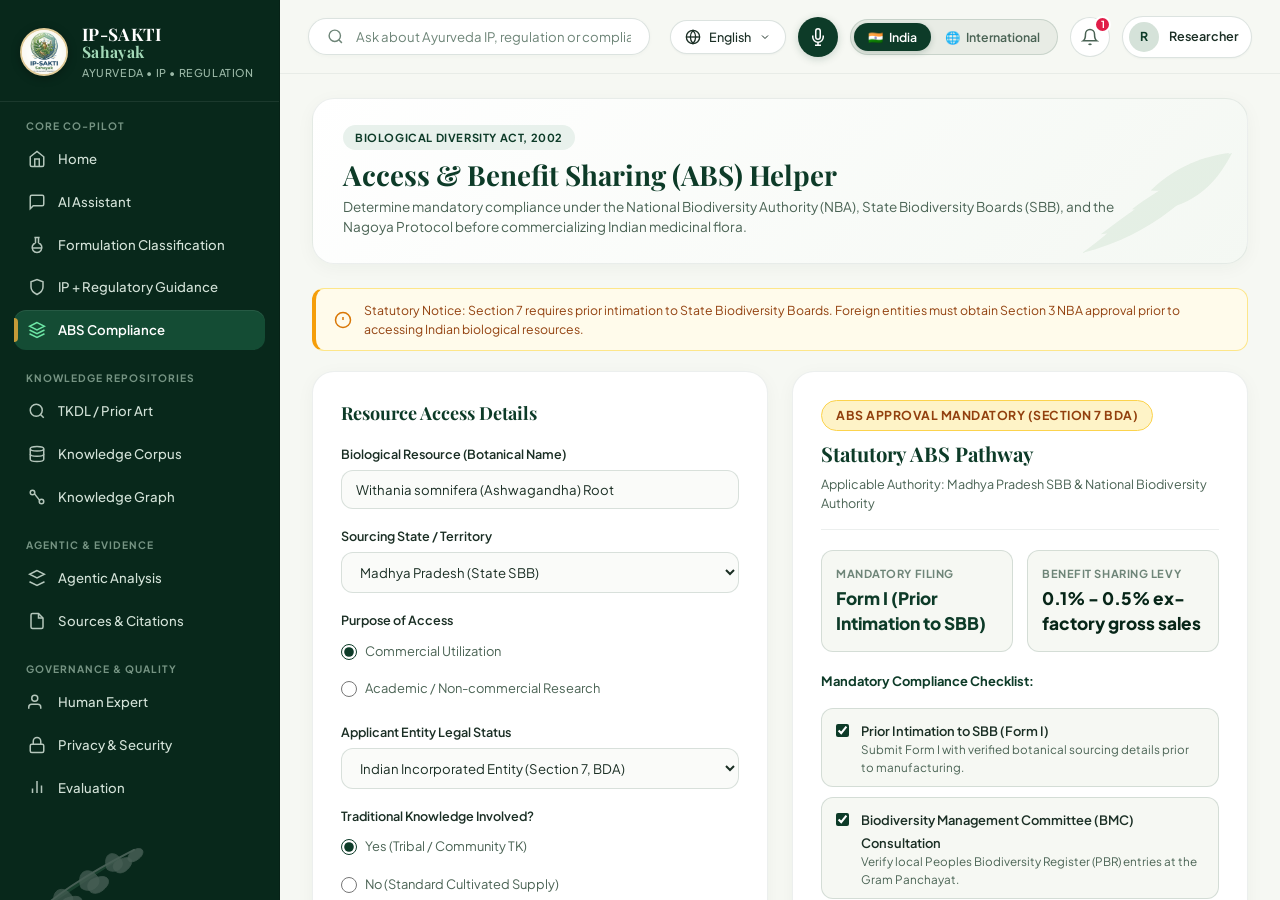
<file: abs-compliance.html>
<!DOCTYPE html>
<html lang="en">
<head>
  <meta charset="UTF-8">
  <meta name="viewport" content="width=device-width, initial-scale=1.0">
  <title>ABS Compliance Helper — IP-SAKTI Sahayak</title>
  <meta name="description" content="Access and Benefit Sharing compliance helper under the Biological Diversity Act, 2002 and the Nagoya Protocol.">
  <link rel="icon" type="image/png" href="assets/favicon.png">
  
  <link rel="preconnect" href="https://fonts.googleapis.com">
  <link rel="preconnect" href="https://fonts.gstatic.com" crossorigin>
  <link href="https://fonts.googleapis.com/css2?family=Playfair+Display:ital,wght@0,500;0,600;0,700;1,400;1,600&family=Plus+Jakarta+Sans:wght@400;500;600;700;800&display=swap" rel="stylesheet">
  
  <link rel="stylesheet" href="common.css">
  <link rel="stylesheet" href="abs-compliance.css">
</head>
<body>

  <div class="app-container">

    <!-- Global Left Sidebar -->
    <aside class="app-sidebar" id="app-sidebar" aria-label="Main Navigation">
      <div class="sidebar-header">
        <div class="brand-emblem-wrap">
          <img src="assets/logo.jpg" alt="IP-SAKTI Sahayak Emblem" class="brand-emblem-img">
        </div>
        <div class="brand-titles">
          <span class="brand-name">IP-SAKTI</span>
          <span class="brand-name" style="color: #A3D9B8; font-size: 1.05rem; margin-top: -2px;">Sahayak</span>
          <span class="brand-subtitle" data-i18n="brand_subtitle">Ayurveda • IP • Regulation</span>
        </div>
      </div>

      <nav class="sidebar-nav">
        <div class="nav-group">
          <div class="nav-group-title" data-i18n="nav_core_copilot">CORE CO-PILOT</div>
          <ul class="nav-list">
            <li><a href="index.html" class="nav-item-link"><svg width="18" height="18" class="nav-icon" viewBox="0 0 24 24" fill="none" stroke="currentColor" stroke-width="2"><path d="M3 9l9-7 9 7v11a2 2 0 0 1-2 2H5a2 2 0 0 1-2-2z"></path><polyline points="9 22 9 12 15 12 15 22"></polyline></svg><span data-i18n="nav_home">Home</span></a></li>
            <li><a href="ai-assistant.html" class="nav-item-link"><svg width="18" height="18" class="nav-icon" viewBox="0 0 24 24" fill="none" stroke="currentColor" stroke-width="2"><path d="M21 15a2 2 0 0 1-2 2H7l-4 4V5a2 2 0 0 1 2-2h14a2 2 0 0 1 2 2z"></path></svg><span data-i18n="nav_ai_assistant">AI Assistant</span></a></li>
            <li><a href="formulation-classification.html" class="nav-item-link"><svg width="18" height="18" class="nav-icon" viewBox="0 0 24 24" fill="none" stroke="currentColor" stroke-width="2"><path d="M10 2v7.31M14 2v7.31M8.5 2h7M14 9.3a6.5 6.5 0 1 1-4 0"></path><path d="M5.52 16h12.96"></path></svg><span data-i18n="nav_formulation">Formulation Classification</span></a></li>
            <li><a href="ip-regulatory-guidance.html" class="nav-item-link"><svg width="18" height="18" class="nav-icon" viewBox="0 0 24 24" fill="none" stroke="currentColor" stroke-width="2"><path d="M12 22s8-4 8-10V5l-8-3-8 3v7c0 6 8 10 8 10z"></path></svg><span data-i18n="nav_ip_guidance">IP + Regulatory Guidance</span></a></li>
            <li><a href="abs-compliance.html" class="nav-item-link active"><svg width="18" height="18" class="nav-icon" viewBox="0 0 24 24" fill="none" stroke="currentColor" stroke-width="2"><path d="M12 2L2 7l10 5 10-5-10-5zM2 17l10 5 10-5M2 12l10 5 10-5"></path></svg><span data-i18n="nav_abs">ABS Compliance</span></a></li>
          </ul>
        </div>

        <div class="nav-group">
          <div class="nav-group-title" data-i18n="nav_knowledge_repos">KNOWLEDGE REPOSITORIES</div>
          <ul class="nav-list">
            <li><a href="tkdl-prior-art.html" class="nav-item-link"><svg width="18" height="18" class="nav-icon" viewBox="0 0 24 24" fill="none" stroke="currentColor" stroke-width="2"><circle cx="11" cy="11" r="8"></circle><line x1="21" y1="21" x2="16.65" y2="16.65"></line></svg><span data-i18n="nav_tkdl">TKDL / Prior Art</span></a></li>
            <li><a href="knowledge-corpus.html" class="nav-item-link"><svg width="18" height="18" class="nav-icon" viewBox="0 0 24 24" fill="none" stroke="currentColor" stroke-width="2"><ellipse cx="12" cy="5" rx="9" ry="3"></ellipse><path d="M21 12c0 1.66-4 3-9 3s-9-1.34-9-3"></path><path d="M3 5v14c0 1.66 4 3 9 3s9-1.34 9-3V5"></path></svg><span data-i18n="nav_corpus">Knowledge Corpus</span></a></li>
            <li><a href="knowledge-graph.html" class="nav-item-link"><svg width="18" height="18" class="nav-icon" viewBox="0 0 24 24" fill="none" stroke="currentColor" stroke-width="2"><circle cx="6" cy="6" r="3"></circle><circle cx="18" cy="18" r="3"></circle><line x1="8.5" y1="7.5" x2="15.5" y2="16.5"></line></svg><span data-i18n="nav_graph">Knowledge Graph</span></a></li>
          </ul>
        </div>

        <div class="nav-group">
          <div class="nav-group-title" data-i18n="nav_agentic">AGENTIC &amp; EVIDENCE</div>
          <ul class="nav-list">
            <li><a href="agentic-analysis.html" class="nav-item-link"><svg width="18" height="18" class="nav-icon" viewBox="0 0 24 24" fill="none" stroke="currentColor" stroke-width="2"><polygon points="12 2 2 7 12 12 22 7 12 2"></polygon><polyline points="2 17 12 22 22 17"></polyline></svg><span data-i18n="nav_agentic_analysis">Agentic Analysis</span></a></li>
            <li><a href="sources-citations.html" class="nav-item-link"><svg width="18" height="18" class="nav-icon" viewBox="0 0 24 24" fill="none" stroke="currentColor" stroke-width="2"><path d="M14 2H6a2 2 0 0 0-2 2v16a2 2 0 0 0 2 2h12a2 2 0 0 0 2-2V8z"></path><polyline points="14 2 14 8 20 8"></polyline></svg><span data-i18n="nav_sources">Sources &amp; Citations</span></a></li>
          </ul>
        </div>

        <div class="nav-group">
          <div class="nav-group-title" data-i18n="nav_governance">GOVERNANCE &amp; QUALITY</div>
          <ul class="nav-list">
            <li><a href="human-expert.html" class="nav-item-link"><svg width="18" height="18" class="nav-icon" viewBox="0 0 24 24" fill="none" stroke="currentColor" stroke-width="2"><path d="M17 21v-2a4 4 0 0 0-4-4H5a4 4 0 0 0-4 4v2"></path><circle cx="9" cy="7" r="4"></circle></svg><span data-i18n="nav_human_expert">Human Expert</span></a></li>
            <li><a href="privacy-security.html" class="nav-item-link"><svg width="18" height="18" class="nav-icon" viewBox="0 0 24 24" fill="none" stroke="currentColor" stroke-width="2"><rect x="3" y="11" width="18" height="11" rx="2" ry="2"></rect><path d="M7 11V7a5 5 0 0 1 10 0v4"></path></svg><span data-i18n="nav_privacy">Privacy &amp; Security</span></a></li>
            <li><a href="evaluation.html" class="nav-item-link"><svg width="18" height="18" class="nav-icon" viewBox="0 0 24 24" fill="none" stroke="currentColor" stroke-width="2"><line x1="18" y1="20" x2="18" y2="10"></line><line x1="12" y1="20" x2="12" y2="4"></line><line x1="6" y1="20" x2="6" y2="14"></line></svg><span data-i18n="nav_evaluation">Evaluation</span></a></li>
          </ul>
        </div>
      </nav>

      <div class="sidebar-botanical-art">
        <svg width="140" height="95" viewBox="0 0 140 95" fill="none" stroke="currentColor">
          <path d="M10 90 C35 70, 60 48, 125 15" stroke="currentColor" stroke-width="2" stroke-linecap="round"/>
          <path d="M125 15 C136 10, 138 20, 128 26 C118 32, 114 22, 125 15 Z" fill="currentColor" opacity="0.85"/>
          <path d="M105 28 C120 18, 128 26, 118 36 C108 46, 98 34, 105 28 Z" fill="currentColor" opacity="0.8"/>
          <path d="M96 36 C90 20, 102 14, 110 24 C118 34, 104 42, 96 36 Z" fill="currentColor" opacity="0.75"/>
          <path d="M78 48 C95 38, 104 48, 92 58 C80 68, 70 56, 78 48 Z" fill="currentColor" opacity="0.8"/>
          <path d="M68 56 C62 40, 74 32, 84 42 C94 52, 78 64, 68 56 Z" fill="currentColor" opacity="0.75"/>
          <path d="M50 68 C68 60, 75 70, 63 80 C51 90, 42 76, 50 68 Z" fill="currentColor" opacity="0.75"/>
          <path d="M40 76 C34 60, 46 52, 56 62 C66 72, 48 84, 40 76 Z" fill="currentColor" opacity="0.7"/>
        </svg>
      </div>

      <div class="sidebar-footer">
        <a href="privacy-security.html" class="dpdp-badge-btn">
          <div class="dpdp-badge-left">
            <svg width="14" height="14" viewBox="0 0 24 24" fill="none" stroke="currentColor" stroke-width="2"><path d="M12 22s8-4 8-10V5l-8-3-8 3v7c0 6 8 10 8 10z"></path></svg>
            <span data-i18n="sidebar_dpdp">DPDP-Aligned Prototype</span>
          </div>
          <svg width="14" height="14" viewBox="0 0 24 24" fill="none" stroke="currentColor" stroke-width="2"><circle cx="12" cy="12" r="3"></circle><path d="M19.4 15a1.65 1.65 0 0 0 .33 1.82l.06.06a2 2 0 0 1 0 2.83 2 2 0 0 1-2.83 0l-.06-.06a1.65 1.65 0 0 0-1.82-.33 1.65 1.65 0 0 0-1 1.51V21a2 2 0 0 1-2 2 2 2 0 0 1-2-2v-.09A1.65 1.65 0 0 0 9 19.4a1.65 1.65 0 0 0-1.82.33l-.06.06a2 2 0 0 1-2.83 0 2 2 0 0 1 0-2.83l.06-.06a1.65 1.65 0 0 0 .33-1.82 1.65 1.65 0 0 0-1.51-1H3a2 2 0 0 1-2-2 2 2 0 0 1 2-2h.09A1.65 1.65 0 0 0 4.6 9a1.65 1.65 0 0 0-.33-1.82l-.06-.06a2 2 0 0 1 0-2.83 2 2 0 0 1 2.83 0l.06.06a1.65 1.65 0 0 0 1.82.33H9a1.65 1.65 0 0 0 1-1.51V3a2 2 0 0 1 2-2 2 2 0 0 1 2 2v.09a1.65 1.65 0 0 0 1 1.51 1.65 1.65 0 0 0 1.82-.33l.06-.06a2 2 0 0 1 2.83 0 2 2 0 0 1 0 2.83l-.06.06a1.65 1.65 0 0 0-.33 1.82V9a1.65 1.65 0 0 0 1.51 1H21a2 2 0 0 1 2 2 2 2 0 0 1-2 2h-.09a1.65 1.65 0 0 0-1.51 1z"></path></svg>
        </a>
        <p class="sidebar-legal-disclaimer" data-i18n="sidebar_legal_disclaimer">
          This information is provided for informational and educational purposes only and does not constitute legal advice.
        </p>
      </div>
    </aside>

    <!-- Main Viewport -->
    <main class="main-viewport">
      
      <!-- Top Header Navigation -->
      <header class="top-header">
        <button class="mobile-menu-btn" id="mobile-menu-toggle" aria-label="Toggle Menu">
          <svg width="22" height="22" viewBox="0 0 24 24" fill="none" stroke="currentColor" stroke-width="2"><line x1="3" y1="12" x2="21" y2="12"></line><line x1="3" y1="6" x2="21" y2="6"></line><line x1="3" y1="18" x2="21" y2="18"></line></svg>
        </button>

        <div class="header-search-wrap">
          <div class="search-input-box">
            <svg width="16" height="16" class="search-icon" viewBox="0 0 24 24" fill="none" stroke="currentColor" stroke-width="2"><circle cx="11" cy="11" r="8"></circle><line x1="21" y1="21" x2="16.65" y2="16.65"></line></svg>
            <input type="text" class="search-input" id="global-search-input" placeholder="Ask about Ayurveda IP, regulation or compliance..." data-i18n-placeholder="search_placeholder">
            <button class="search-clear-btn" id="search-clear-btn" aria-label="Clear Search"><svg width="14" height="14" viewBox="0 0 24 24" fill="none" stroke="currentColor" stroke-width="2"><line x1="18" y1="6" x2="6" y2="18"></line><line x1="6" y1="6" x2="18" y2="18"></line></svg></button>
          </div>
          <div class="search-results-dropdown" id="global-search-results"></div>
        </div>

        <div class="header-actions-right">
          <!-- Language Selector -->
          <div class="lang-dropdown-wrap">
            <button class="lang-btn" id="lang-menu-btn" aria-haspopup="true" aria-expanded="false">
              <svg width="16" height="16" viewBox="0 0 24 24" fill="none" stroke="currentColor" stroke-width="2"><circle cx="12" cy="12" r="10"></circle><line x1="2" y1="12" x2="22" y2="12"></line><path d="M12 2a15.3 15.3 0 0 1 4 10 15.3 15.3 0 0 1-4 10 15.3 15.3 0 0 1-4-10 15.3 15.3 0 0 1 4-10z"></path></svg>
              <span id="current-lang-name">English</span>
              <svg width="12" height="12" viewBox="0 0 24 24" fill="none" stroke="currentColor" stroke-width="2"><polyline points="6 9 12 15 18 9"></polyline></svg>
            </button>
            <div class="lang-dropdown-menu" id="lang-dropdown-menu">
              <button class="lang-option-btn active" data-lang="en">English <span>EN</span></button>
              <button class="lang-option-btn" data-lang="hi">हिन्दी <span>HI</span></button>
              <button class="lang-option-btn" data-lang="mr">मराठी <span>MR</span></button>
              <button class="lang-option-btn" data-lang="gu">ગુજરાતી <span>GU</span></button>
              <button class="lang-option-btn" data-lang="ta">தமிழ் <span>TA</span></button>
              <button class="lang-option-btn" data-lang="te">తెలుగు <span>TE</span></button>
              <button class="lang-option-btn" data-lang="bn">বাংলা <span>BN</span></button>
              <button class="lang-option-btn" data-lang="kn">ಕನ್ನಡ <span>KN</span></button>
              <button class="lang-option-btn" data-lang="ml">മലയാളം <span>ML</span></button>
              <button class="lang-option-btn" data-lang="pa">ਪੰਜਾਬੀ <span>PA</span></button>
              <button class="lang-option-btn" data-lang="or">ଓଡ଼ିଆ <span>OR</span></button>
              <button class="lang-option-btn" data-lang="as">অসমীয়া <span>AS</span></button>
              <button class="lang-option-btn" data-lang="ur">اردو <span>UR</span></button>
              <button class="lang-option-btn" data-lang="sa">संस्कृतम् <span>SA</span></button>
            </div>
          </div>

          <!-- Voice Mic Button -->
          <button class="voice-mic-btn" id="header-voice-btn" title="Voice Assistant (Click to speak)" aria-label="Start Voice Input">
            <svg width="18" height="18" viewBox="0 0 24 24" fill="none" stroke="currentColor" stroke-width="2"><path d="M12 1a3 3 0 0 0-3 3v8a3 3 0 0 0 6 0V4a3 3 0 0 0-3-3z"></path><path d="M19 10v2a7 7 0 0 1-14 0v-2"></path><line x1="12" y1="19" x2="12" y2="23"></line><line x1="8" y1="23" x2="16" y2="23"></line></svg>
          </button>

          <!-- Jurisdiction Selector -->
          <div class="jurisdiction-toggle-wrap" role="radiogroup" aria-label="Jurisdiction Selector">
            <button class="jurisdiction-btn active" id="btn-jurisdiction-india" data-jurisdiction="india" aria-checked="true" role="radio">
              <span>🇮🇳</span>
              <span data-i18n="jurisdiction_india">India</span>
            </button>
            <button class="jurisdiction-btn" id="btn-jurisdiction-intl" data-jurisdiction="international" aria-checked="false" role="radio">
              <span>🌐</span>
              <span data-i18n="jurisdiction_intl">International</span>
            </button>
          </div>

          <!-- Notifications -->
          <div style="position: relative;">
            <button class="header-icon-btn" id="notification-bell-btn" aria-label="View Notifications">
              <svg width="18" height="18" viewBox="0 0 24 24" fill="none" stroke="currentColor" stroke-width="2"><path d="M18 8A6 6 0 0 0 6 8c0 7-3 9-3 9h18s-3-2-3-9"></path><path d="M13.73 21a2 2 0 0 1-3.46 0"></path></svg>
              <span class="badge-count">1</span>
            </button>
            <div class="lang-dropdown-menu" id="notifications-menu" style="min-width: 280px; right: 0;">
              <div style="padding: 8px 12px; font-weight: 700; font-size: 0.82rem; border-bottom: 1px solid var(--border-subtle); color: var(--color-primary);" data-i18n="notif_title">Regulatory Alerts</div>
              <div style="padding: 10px 12px; font-size: 0.8rem; border-bottom: 1px solid var(--border-subtle);">
                <div style="font-weight: 600; color: var(--color-primary);" data-i18n="notif_item1_title">Gazette Update: Rule 158B</div>
                <div style="color: var(--text-secondary); margin-top: 2px;" data-i18n="notif_item1_sub">Ministry of AYUSH updated evidence requirements for classical formulations.</div>
              </div>
            </div>
          </div>

          <!-- Profile -->
          <div class="profile-badge-btn">
            <div class="profile-avatar">R</div>
            <span class="profile-name" data-i18n="profile_user">Researcher</span>
          </div>
        </div>
      </header>

      <!-- Page Content: ABS Compliance -->
      <div class="page-content-wrapper">
        
        <div class="page-header-banner">
          <div class="page-header-text">
            <span class="page-badge">Biological Diversity Act, 2002</span>
            <h1 class="page-title">Access &amp; Benefit Sharing (ABS) Helper</h1>
            <p class="page-desc">
              Determine mandatory compliance under the National Biodiversity Authority (NBA), State Biodiversity Boards (SBB), and the Nagoya Protocol before commercializing Indian medicinal flora.
            </p>
          </div>
        </div>

        <div class="contextual-disclaimer-banner">
          <svg width="18" height="18" viewBox="0 0 24 24" fill="none" stroke="currentColor" stroke-width="2"><circle cx="12" cy="12" r="10"></circle><line x1="12" y1="8" x2="12" y2="12"></line><line x1="12" y1="16" x2="12.01" y2="16"></line></svg>
          <span>
            Statutory Notice: Section 7 requires prior intimation to State Biodiversity Boards. Foreign entities must obtain Section 3 NBA approval prior to accessing Indian biological resources.
          </span>
        </div>

        <div class="abs-grid-layout">
          
          <!-- Input Form -->
          <div class="form-panel-card">
            <h3 style="font-family: var(--font-serif); font-size: 1.2rem; margin-bottom: 18px; color: var(--color-primary);">
              Resource Access Details
            </h3>

            <div class="form-group">
              <label class="form-label" for="abs-resource-name">Biological Resource (Botanical Name)</label>
              <input type="text" id="abs-resource-name" class="form-input" placeholder="e.g. Withania somnifera (Ashwagandha)" value="Withania somnifera (Ashwagandha) Root">
            </div>

            <div class="form-group">
              <label class="form-label" for="abs-location">Sourcing State / Territory</label>
              <select id="abs-location" class="form-select">
                <option value="mp" selected>Madhya Pradesh (State SBB)</option>
                <option value="kerala">Kerala (State SBB)</option>
                <option value="rajasthan">Rajasthan (State SBB)</option>
                <option value="uttarakhand">Uttarakhand (State SBB)</option>
                <option value="karnataka">Karnataka (State SBB)</option>
                <option value="international">Imported from Outside India</option>
              </select>
            </div>

            <div class="form-group">
              <label class="form-label">Purpose of Access</label>
              <div class="form-radio-row">
                <label class="radio-label">
                  <input type="radio" name="abs_purpose" value="commercial" checked>
                  <span>Commercial Utilization</span>
                </label>
                <label class="radio-label">
                  <input type="radio" name="abs_purpose" value="research">
                  <span>Academic / Non-commercial Research</span>
                </label>
              </div>
            </div>

            <div class="form-group">
              <label class="form-label" for="abs-entity">Applicant Entity Legal Status</label>
              <select id="abs-entity" class="form-select">
                <option value="indian_company" selected>Indian Incorporated Entity (Section 7, BDA)</option>
                <option value="foreign_entity">Foreign Entity / NRI / Non-Indian Shareholding (Section 3, BDA)</option>
                <option value="indian_individual">Individual Indian Citizen / Vaidya / Local Practitioner</option>
              </select>
            </div>

            <div class="form-group">
              <label class="form-label">Traditional Knowledge Involved?</label>
              <div class="form-radio-row">
                <label class="radio-label">
                  <input type="radio" name="abs_tk" value="yes" checked>
                  <span>Yes (Tribal / Community TK)</span>
                </label>
                <label class="radio-label">
                  <input type="radio" name="abs_tk" value="no">
                  <span>No (Standard Cultivated Supply)</span>
                </label>
              </div>
            </div>

            <button class="btn-primary-pill" id="btn-run-abs" style="width: 100%; justify-content: center; margin-top: 10px;">
              <svg width="18" height="18" viewBox="0 0 24 24" fill="none" stroke="currentColor" stroke-width="2"><path d="M12 2L2 7l10 5 10-5-10-5zM2 17l10 5 10-5M2 12l10 5 10-5"></path></svg>
              <span>Run ABS Assessment</span>
            </button>
          </div>

          <!-- Results Panel -->
          <div class="results-panel-card" id="abs-results-container">
            <div class="results-header-box">
              <div class="classification-tag-badge traditional" id="abs-risk-badge">
                ABS Approval Mandatory (Section 7 BDA)
              </div>
              <h3 style="font-family: var(--font-serif); font-size: 1.35rem; color: var(--color-primary); margin-bottom: 6px;">
                Statutory ABS Pathway
              </h3>
              <p style="font-size: 0.84rem; color: var(--text-secondary);" id="abs-framework-heading">
                Applicable Authority: Madhya Pradesh SBB &amp; National Biodiversity Authority
              </p>
            </div>

            <div class="result-metric-grid">
              <div class="result-metric-box">
                <div class="metric-box-title">Mandatory Filing</div>
                <div class="metric-box-val" id="abs-filing-code" style="color: var(--color-primary);">Form I (Prior Intimation to SBB)</div>
              </div>
              <div class="result-metric-box">
                <div class="metric-box-title">Benefit Sharing Levy</div>
                <div class="metric-box-val" id="abs-levy-rate">0.1% - 0.5% ex-factory gross sales</div>
              </div>
            </div>

            <!-- Interactive Checklist -->
            <div style="margin-top: 10px;">
              <h4 style="font-size: 0.86rem; font-weight: 700; color: var(--color-primary); margin-bottom: 8px;">
                Mandatory Compliance Checklist:
              </h4>
              <div class="checklist-container">
                <div class="checklist-item">
                  <input type="checkbox" class="checklist-checkbox" id="chk-abs-0" checked>
                  <div>
                    <label for="chk-abs-0" class="checklist-text-title">Prior Intimation to SBB (Form I)</label>
                    <div class="checklist-text-sub">Submit Form I with verified botanical sourcing details prior to manufacturing.</div>
                  </div>
                </div>
                <div class="checklist-item">
                  <input type="checkbox" class="checklist-checkbox" id="chk-abs-1" checked>
                  <div>
                    <label for="chk-abs-1" class="checklist-text-title">Biodiversity Management Committee (BMC) Consultation</label>
                    <div class="checklist-text-sub">Verify local Peoples Biodiversity Register (PBR) entries at the Gram Panchayat.</div>
                  </div>
                </div>
                <div class="checklist-item">
                  <input type="checkbox" class="checklist-checkbox" id="chk-abs-2">
                  <div>
                    <label for="chk-abs-2" class="checklist-text-title">Form III Clearance for Patent Protection</label>
                    <div class="checklist-text-sub">Mandatory prior NBA approval under Section 6 before any patent grant.</div>
                  </div>
                </div>
              </div>
            </div>

            <div style="margin-top: auto; padding-top: 18px; display: flex; gap: 10px;">
              <a href="human-expert.html" class="btn-primary-pill" style="flex: 1; justify-content: center; font-size: 0.84rem; padding: 10px;">
                <span>Request Facilitator Assistance</span> &rarr;
              </a>
            </div>

          </div>

        </div>

      </div>

    </main>

  </div>

  <div class="toast-container" id="toast-container"></div>

  <script src="config.js"></script>
  <script src="common.js"></script>
  <script src="abs-compliance.js"></script>
</body>
</html>
</file>
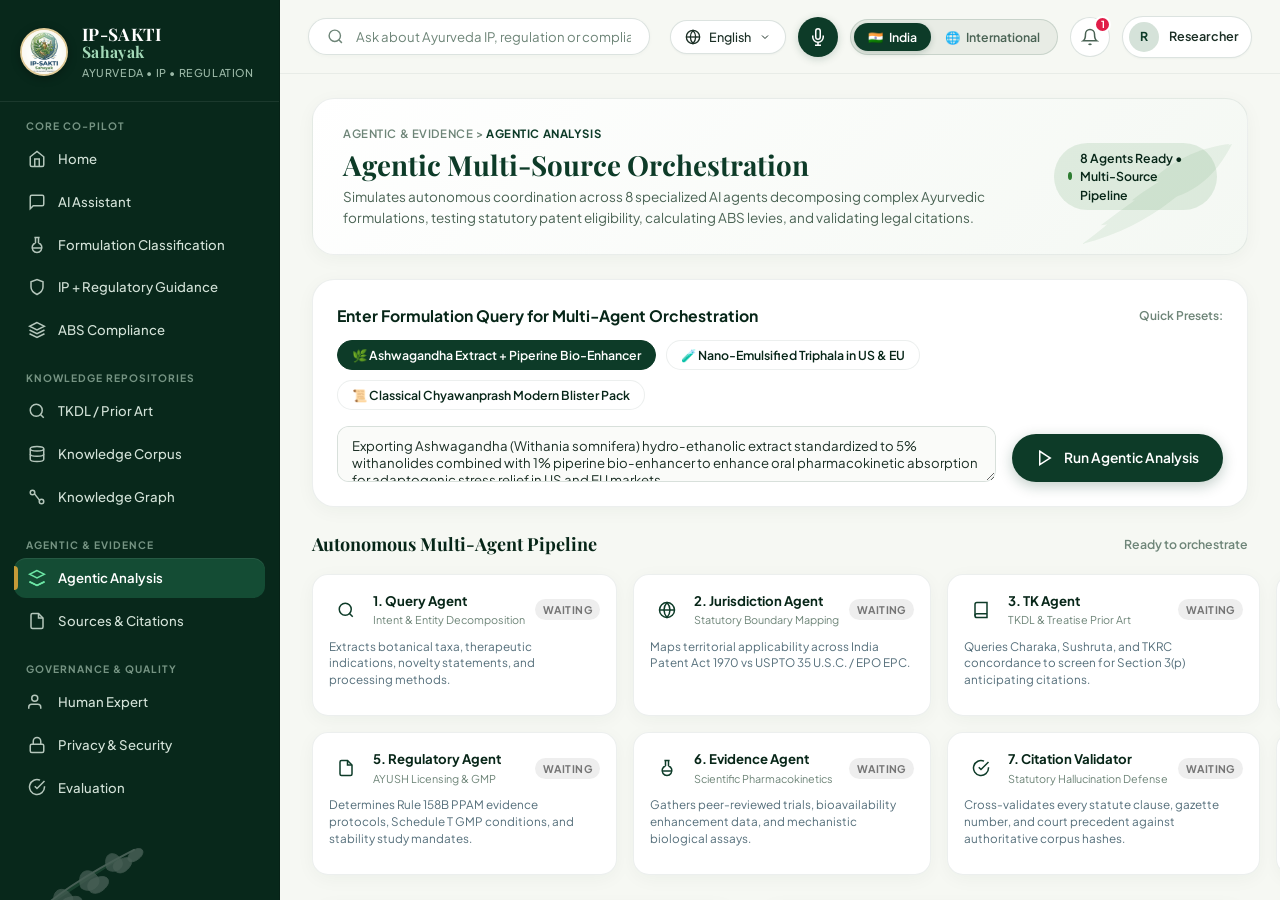
<file: agentic-analysis.html>
<!DOCTYPE html>
<html lang="en">
<head>
  <meta charset="UTF-8">
  <meta name="viewport" content="width=device-width, initial-scale=1.0">
  <title>Agentic Analysis — IP-SAKTI Sahayak</title>
  <meta name="description" content="Multi-agent orchestration pipeline coordinating Query, Jurisdiction, TK, IP, Regulatory, Evidence, and Citation agents for Ayurvedic innovation.">
  <link rel="icon" type="image/png" href="assets/favicon.png">
  
  <link rel="preconnect" href="https://fonts.googleapis.com">
  <link rel="preconnect" href="https://fonts.gstatic.com" crossorigin>
  <link href="https://fonts.googleapis.com/css2?family=Playfair+Display:ital,wght@0,500;0,600;0,700;1,400;1,600&family=Plus+Jakarta+Sans:wght@400;500;600;700;800&display=swap" rel="stylesheet">
  
  <link rel="stylesheet" href="common.css">
  <link rel="stylesheet" href="agentic-analysis.css">
</head>
<body>

  <div class="app-container">

    <!-- Global Left Sidebar -->
    <aside class="app-sidebar" id="app-sidebar" aria-label="Main Navigation">
      <div class="sidebar-header">
        <div class="brand-emblem-wrap">
          <img src="assets/logo.jpg" alt="IP-SAKTI Sahayak Emblem" class="brand-emblem-img">
        </div>
        <div class="brand-titles">
          <span class="brand-name">IP-SAKTI</span>
          <span class="brand-name" style="color: #A3D9B8; font-size: 1.05rem; margin-top: -2px;">Sahayak</span>
          <span class="brand-subtitle" data-i18n="brand_subtitle">Ayurveda • IP • Regulation</span>
        </div>
      </div>

      <nav class="sidebar-nav">
        <div class="nav-group">
          <div class="nav-group-title" data-i18n="nav_core_copilot">CORE CO-PILOT</div>
          <ul class="nav-list">
            <li><a href="index.html" class="nav-item-link"><svg width="18" height="18" class="nav-icon" viewBox="0 0 24 24" fill="none" stroke="currentColor" stroke-width="2"><path d="M3 9l9-7 9 7v11a2 2 0 0 1-2 2H5a2 2 0 0 1-2-2z"></path><polyline points="9 22 9 12 15 12 15 22"></polyline></svg><span data-i18n="nav_home">Home</span></a></li>
            <li><a href="ai-assistant.html" class="nav-item-link"><svg width="18" height="18" class="nav-icon" viewBox="0 0 24 24" fill="none" stroke="currentColor" stroke-width="2"><path d="M21 15a2 2 0 0 1-2 2H7l-4 4V5a2 2 0 0 1 2-2h14a2 2 0 0 1 2 2z"></path></svg><span data-i18n="nav_ai_assistant">AI Assistant</span></a></li>
            <li><a href="formulation-classification.html" class="nav-item-link"><svg width="18" height="18" class="nav-icon" viewBox="0 0 24 24" fill="none" stroke="currentColor" stroke-width="2"><path d="M10 2v7.31M14 2v7.31M8.5 2h7M14 9.3a6.5 6.5 0 1 1-4 0"></path><path d="M5.52 16h12.96"></path></svg><span data-i18n="nav_formulation">Formulation Classification</span></a></li>
            <li><a href="ip-regulatory-guidance.html" class="nav-item-link"><svg width="18" height="18" class="nav-icon" viewBox="0 0 24 24" fill="none" stroke="currentColor" stroke-width="2"><path d="M12 22s8-4 8-10V5l-8-3-8 3v7c0 6 8 10 8 10z"></path></svg><span data-i18n="nav_ip_guidance">IP + Regulatory Guidance</span></a></li>
            <li><a href="abs-compliance.html" class="nav-item-link"><svg width="18" height="18" class="nav-icon" viewBox="0 0 24 24" fill="none" stroke="currentColor" stroke-width="2"><path d="M12 2L2 7l10 5 10-5-10-5zM2 17l10 5 10-5M2 12l10 5 10-5"></path></svg><span data-i18n="nav_abs">ABS Compliance</span></a></li>
          </ul>
        </div>

        <div class="nav-group">
          <div class="nav-group-title" data-i18n="nav_knowledge_repos">KNOWLEDGE REPOSITORIES</div>
          <ul class="nav-list">
            <li><a href="tkdl-prior-art.html" class="nav-item-link"><svg width="18" height="18" class="nav-icon" viewBox="0 0 24 24" fill="none" stroke="currentColor" stroke-width="2"><circle cx="11" cy="11" r="8"></circle><line x1="21" y1="21" x2="16.65" y2="16.65"></line></svg><span data-i18n="nav_tkdl">TKDL / Prior Art</span></a></li>
            <li><a href="knowledge-corpus.html" class="nav-item-link"><svg width="18" height="18" class="nav-icon" viewBox="0 0 24 24" fill="none" stroke="currentColor" stroke-width="2"><ellipse cx="12" cy="5" rx="9" ry="3"></ellipse><path d="M21 12c0 1.66-4 3-9 3s-9-1.34-9-3"></path><path d="M3 5v14c0 1.66 4 3 9 3s9-1.34 9-3V5"></path></svg><span data-i18n="nav_corpus">Knowledge Corpus</span></a></li>
            <li><a href="knowledge-graph.html" class="nav-item-link"><svg width="18" height="18" class="nav-icon" viewBox="0 0 24 24" fill="none" stroke="currentColor" stroke-width="2"><circle cx="6" cy="6" r="3"></circle><circle cx="18" cy="18" r="3"></circle><line x1="8.5" y1="7.5" x2="15.5" y2="16.5"></line></svg><span data-i18n="nav_graph">Knowledge Graph</span></a></li>
          </ul>
        </div>

        <div class="nav-group">
          <div class="nav-group-title" data-i18n="nav_agentic">AGENTIC &amp; EVIDENCE</div>
          <ul class="nav-list">
            <li><a href="agentic-analysis.html" class="nav-item-link active"><svg width="18" height="18" class="nav-icon" viewBox="0 0 24 24" fill="none" stroke="currentColor" stroke-width="2"><polygon points="12 2 2 7 12 12 22 7 12 2"></polygon><polyline points="2 17 12 22 22 17"></polyline><polyline points="2 17 12 22 22 17"></polyline></svg><span data-i18n="nav_agentic_analysis">Agentic Analysis</span></a></li>
            <li><a href="sources-citations.html" class="nav-item-link"><svg width="18" height="18" class="nav-icon" viewBox="0 0 24 24" fill="none" stroke="currentColor" stroke-width="2"><path d="M14 2H6a2 2 0 0 0-2 2v16a2 2 0 0 0 2 2h12a2 2 0 0 0 2-2V8z"></path><polyline points="14 2 14 8 20 8"></polyline></svg><span data-i18n="nav_sources">Sources &amp; Citations</span></a></li>
          </ul>
        </div>

        <div class="nav-group">
          <div class="nav-group-title" data-i18n="nav_governance">GOVERNANCE &amp; QUALITY</div>
          <ul class="nav-list">
            <li><a href="human-expert.html" class="nav-item-link"><svg width="18" height="18" class="nav-icon" viewBox="0 0 24 24" fill="none" stroke="currentColor" stroke-width="2"><path d="M17 21v-2a4 4 0 0 0-4-4H5a4 4 0 0 0-4 4v2"></path><circle cx="9" cy="7" r="4"></circle></svg><span data-i18n="nav_human_expert">Human Expert</span></a></li>
            <li><a href="privacy-security.html" class="nav-item-link"><svg width="18" height="18" class="nav-icon" viewBox="0 0 24 24" fill="none" stroke="currentColor" stroke-width="2"><rect x="3" y="11" width="18" height="11" rx="2" ry="2"></rect><path d="M7 11V7a5 5 0 0 1 10 0v4"></path></svg><span data-i18n="nav_privacy">Privacy &amp; Security</span></a></li>
            <li><a href="evaluation.html" class="nav-item-link"><svg width="18" height="18" class="nav-icon" viewBox="0 0 24 24" fill="none" stroke="currentColor" stroke-width="2"><path d="M22 11.08V12a10 10 0 1 1-5.93-9.14"></path><polyline points="22 4 12 14.01 9 11.01"></polyline></svg><span data-i18n="nav_evaluation">Evaluation</span></a></li>
          </ul>
        </div>
      </nav>

      <div class="sidebar-botanical-art">
        <svg width="140" height="95" viewBox="0 0 140 95" fill="none" stroke="currentColor">
          <path d="M10 90 C35 70, 60 48, 125 15" stroke="currentColor" stroke-width="2" stroke-linecap="round"/>
          <path d="M125 15 C136 10, 138 20, 128 26 C118 32, 114 22, 125 15 Z" fill="currentColor" opacity="0.85"/>
          <path d="M105 28 C120 18, 128 26, 118 36 C108 46, 98 34, 105 28 Z" fill="currentColor" opacity="0.8"/>
          <path d="M96 36 C90 20, 102 14, 110 24 C118 34, 104 42, 96 36 Z" fill="currentColor" opacity="0.75"/>
          <path d="M78 48 C95 38, 104 48, 92 58 C80 68, 70 56, 78 48 Z" fill="currentColor" opacity="0.8"/>
          <path d="M68 56 C62 40, 74 32, 84 42 C94 52, 78 64, 68 56 Z" fill="currentColor" opacity="0.75"/>
          <path d="M50 68 C68 60, 75 70, 63 80 C51 90, 42 76, 50 68 Z" fill="currentColor" opacity="0.75"/>
          <path d="M40 76 C34 60, 46 52, 56 62 C66 72, 48 84, 40 76 Z" fill="currentColor" opacity="0.7"/>
        </svg>
      </div>

      <div class="sidebar-footer">
        <a href="privacy-security.html" class="dpdp-badge-btn">
          <div class="dpdp-badge-left">
            <svg width="14" height="14" viewBox="0 0 24 24" fill="none" stroke="currentColor" stroke-width="2"><path d="M12 22s8-4 8-10V5l-8-3-8 3v7c0 6 8 10 8 10z"></path></svg>
            <span data-i18n="sidebar_dpdp">DPDP-Aligned Prototype</span>
          </div>
          <svg width="14" height="14" viewBox="0 0 24 24" fill="none" stroke="currentColor" stroke-width="2"><circle cx="12" cy="12" r="3"></circle><path d="M19.4 15a1.65 1.65 0 0 0 .33 1.82l.06.06a2 2 0 0 1 0 2.83 2 2 0 0 1-2.83 0l-.06-.06a1.65 1.65 0 0 0-1.82-.33 1.65 1.65 0 0 0-1 1.51V21a2 2 0 0 1-2 2 2 2 0 0 1-2-2v-.09A1.65 1.65 0 0 0 9 19.4a1.65 1.65 0 0 0-1.82.33l-.06.06a2 2 0 0 1-2.83 0 2 2 0 0 1 0-2.83l.06-.06a1.65 1.65 0 0 0 .33-1.82 1.65 1.65 0 0 0-1.51-1H3a2 2 0 0 1-2-2 2 2 0 0 1 2-2h.09A1.65 1.65 0 0 0 4.6 9a1.65 1.65 0 0 0-.33-1.82l-.06-.06a2 2 0 0 1 0-2.83 2 2 0 0 1 2.83 0l.06.06a1.65 1.65 0 0 0 1.82.33H9a1.65 1.65 0 0 0 1-1.51V3a2 2 0 0 1 2-2 2 2 0 0 1 2 2v.09a1.65 1.65 0 0 0 1 1.51 1.65 1.65 0 0 0 1.82-.33l.06-.06a2 2 0 0 1 2.83 0 2 2 0 0 1 0 2.83l-.06.06a1.65 1.65 0 0 0-.33 1.82V9a1.65 1.65 0 0 0 1.51 1H21a2 2 0 0 1 2 2 2 2 0 0 1-2 2h-.09a1.65 1.65 0 0 0-1.51 1z"></path></svg>
        </a>
        <p class="sidebar-legal-disclaimer" data-i18n="sidebar_legal_disclaimer">
          This information is provided for informational and educational purposes only and does not constitute legal advice.
        </p>
      </div>
    </aside>

    <!-- Main Viewport -->
    <main class="main-viewport">
      
      <!-- Top Navigation Bar -->
      <header class="top-header">
        <button class="mobile-menu-btn" id="mobile-menu-toggle" aria-label="Toggle Menu">
          <svg width="22" height="22" viewBox="0 0 24 24" fill="none" stroke="currentColor" stroke-width="2"><line x1="3" y1="12" x2="21" y2="12"></line><line x1="3" y1="6" x2="21" y2="6"></line><line x1="3" y1="18" x2="21" y2="18"></line></svg>
        </button>

        <div class="header-search-wrap">
          <div class="search-input-box">
            <svg width="16" height="16" class="search-icon" viewBox="0 0 24 24" fill="none" stroke="currentColor" stroke-width="2"><circle cx="11" cy="11" r="8"></circle><line x1="21" y1="21" x2="16.65" y2="16.65"></line></svg>
            <input type="text" class="search-input" id="global-search-input" placeholder="Ask about Ayurveda IP, regulation or compliance..." data-i18n-placeholder="search_placeholder">
            <button class="search-clear-btn" id="search-clear-btn" aria-label="Clear Search">
              <svg width="14" height="14" viewBox="0 0 24 24" fill="none" stroke="currentColor" stroke-width="2"><line x1="18" y1="6" x2="6" y2="18"></line><line x1="6" y1="6" x2="18" y2="18"></line></svg>
            </button>
          </div>
          <div class="search-results-dropdown" id="global-search-results"></div>
        </div>

        <div class="header-actions-right">
          <!-- Language Selector -->
          <div class="lang-dropdown-wrap">
            <button class="lang-btn" id="lang-menu-btn" aria-haspopup="true" aria-expanded="false">
              <svg width="16" height="16" viewBox="0 0 24 24" fill="none" stroke="currentColor" stroke-width="2"><circle cx="12" cy="12" r="10"></circle><line x1="2" y1="12" x2="22" y2="12"></line><path d="M12 2a15.3 15.3 0 0 1 4 10 15.3 15.3 0 0 1-4 10 15.3 15.3 0 0 1-4-10 15.3 15.3 0 0 1 4-10z"></path></svg>
              <span id="current-lang-name">English</span>
              <svg width="12" height="12" viewBox="0 0 24 24" fill="none" stroke="currentColor" stroke-width="2"><polyline points="6 9 12 15 18 9"></polyline></svg>
            </button>
            <div class="lang-dropdown-menu" id="lang-dropdown-menu">
              <button class="lang-option-btn active" data-lang="en">English <span>EN</span></button>
              <button class="lang-option-btn" data-lang="hi">हिन्दी <span>HI</span></button>
              <button class="lang-option-btn" data-lang="mr">मराठी <span>MR</span></button>
              <button class="lang-option-btn" data-lang="gu">ગુજરાતી <span>GU</span></button>
              <button class="lang-option-btn" data-lang="ta">தமிழ் <span>TA</span></button>
              <button class="lang-option-btn" data-lang="te">తెలుగు <span>TE</span></button>
              <button class="lang-option-btn" data-lang="bn">বাংলা <span>BN</span></button>
              <button class="lang-option-btn" data-lang="kn">ಕನ್ನಡ <span>KN</span></button>
              <button class="lang-option-btn" data-lang="ml">മലയാളം <span>ML</span></button>
              <button class="lang-option-btn" data-lang="pa">ਪੰਜਾਬੀ <span>PA</span></button>
              <button class="lang-option-btn" data-lang="or">ଓଡ଼ିଆ <span>OR</span></button>
              <button class="lang-option-btn" data-lang="as">অসমীয়া <span>AS</span></button>
              <button class="lang-option-btn" data-lang="ur">اردو <span>UR</span></button>
              <button class="lang-option-btn" data-lang="sa">संस्कृतम् <span>SA</span></button>
            </div>
          </div>

          <!-- Voice Assistant Button -->
          <button class="voice-mic-btn" id="header-voice-btn" title="Voice Assistant (Click to speak)" aria-label="Start Voice Input">
            <svg width="18" height="18" viewBox="0 0 24 24" fill="none" stroke="currentColor" stroke-width="2"><path d="M12 1a3 3 0 0 0-3 3v8a3 3 0 0 0 6 0V4a3 3 0 0 0-3-3z"></path><path d="M19 10v2a7 7 0 0 1-14 0v-2"></path><line x1="12" y1="19" x2="12" y2="23"></line><line x1="8" y1="23" x2="16" y2="23"></line></svg>
          </button>

          <!-- Jurisdiction Selector -->
          <div class="jurisdiction-toggle-wrap" role="radiogroup" aria-label="Jurisdiction Selector">
            <button class="jurisdiction-btn active" id="btn-jurisdiction-india" data-jurisdiction="india" aria-checked="true" role="radio">
              <span>🇮🇳</span>
              <span data-i18n="jurisdiction_india">India</span>
            </button>
            <button class="jurisdiction-btn" id="btn-jurisdiction-intl" data-jurisdiction="international" aria-checked="false" role="radio">
              <span>🌐</span>
              <span data-i18n="jurisdiction_intl">International</span>
            </button>
          </div>

          <!-- Notification Bell -->
          <div style="position: relative;">
            <button class="header-icon-btn" id="notification-bell-btn" aria-label="View Notifications">
              <svg width="18" height="18" viewBox="0 0 24 24" fill="none" stroke="currentColor" stroke-width="2"><path d="M18 8A6 6 0 0 0 6 8c0 7-3 9-3 9h18s-3-2-3-9"></path><path d="M13.73 21a2 2 0 0 1-3.46 0"></path></svg>
              <span class="badge-count">1</span>
            </button>
            <div class="lang-dropdown-menu" id="notifications-menu" style="min-width: 280px; right: 0;">
              <div style="padding: 8px 12px; font-weight: 700; font-size: 0.82rem; border-bottom: 1px solid var(--border-subtle); color: var(--color-primary);" data-i18n="notif_title">
                Regulatory Alerts
              </div>
              <div style="padding: 10px 12px; font-size: 0.8rem; border-bottom: 1px solid var(--border-subtle);">
                <div style="font-weight: 600; color: var(--color-primary);" data-i18n="notif_item1_title">Gazette Update: Rule 158B</div>
                <div style="color: var(--text-secondary); margin-top: 2px;" data-i18n="notif_item1_sub">Ministry of AYUSH updated evidence requirements for classical formulations.</div>
                <div style="font-size: 0.7rem; color: var(--text-muted); margin-top: 4px;">Today, 10:30 AM</div>
              </div>
              <div style="padding: 8px 12px; text-align: center;">
                <button style="font-size: 0.76rem; color: var(--color-primary); font-weight: 600;" id="mark-all-read-btn" data-i18n="notif_mark_read">Mark all as read</button>
              </div>
            </div>
          </div>

          <!-- Profile -->
          <div class="profile-badge-btn">
            <div class="profile-avatar">R</div>
            <span class="profile-name" data-i18n="profile_user">Researcher</span>
          </div>
        </div>
      </header>

      <!-- Page Body -->
      <div class="page-content-wrapper">

        <!-- Header Banner -->
        <div class="page-header-banner">
          <div class="page-header-text">
            <div class="page-breadcrumbs">
              <span>Agentic &amp; Evidence</span> &gt; <span class="current">Agentic Analysis</span>
            </div>
            <h1 class="page-title">Agentic Multi-Source Orchestration</h1>
            <p class="page-subtitle">
              Simulates autonomous coordination across 8 specialized AI agents decomposing complex Ayurvedic formulations, testing statutory patent eligibility, calculating ABS levies, and validating legal citations.
            </p>
          </div>
          <div class="agentic-status-pill">
            <span class="pulse-dot"></span>
            <span>8 Agents Ready • Multi-Source Pipeline</span>
          </div>
        </div>

        <!-- Query Input Card -->
        <div class="agentic-query-card">
          <div class="query-card-header">
            <h3>Enter Formulation Query for Multi-Agent Orchestration</h3>
            <span class="preset-label">Quick Presets:</span>
          </div>

          <div class="query-presets-row">
            <button class="preset-chip active" data-preset="ashwagandha">
              🌿 Ashwagandha Extract + Piperine Bio-Enhancer
            </button>
            <button class="preset-chip" data-preset="triphala">
              🧪 Nano-Emulsified Triphala in US &amp; EU
            </button>
            <button class="preset-chip" data-preset="chyawanprash">
              📜 Classical Chyawanprash Modern Blister Pack
            </button>
          </div>

          <div class="query-input-row">
            <textarea id="agentic-query-input" rows="2" class="form-textarea" placeholder="Describe the Ayurvedic formulation, novelty claim, intended therapeutic indication, and target jurisdiction..."></textarea>
            <button class="btn-primary-pill" id="btn-run-agentic">
              <svg width="18" height="18" viewBox="0 0 24 24" fill="none" stroke="currentColor" stroke-width="2"><polygon points="5 3 19 12 5 21 5 3"></polygon></svg>
              <span>Run Agentic Analysis</span>
            </button>
          </div>
        </div>

        <!-- Pipeline Execution Flow Grid -->
        <div class="agent-pipeline-section">
          <div class="section-title-row">
            <h3>Autonomous Multi-Agent Pipeline</h3>
            <span class="pipeline-status-text" id="pipeline-overall-status">Ready to orchestrate</span>
          </div>

          <div class="agent-cards-grid" id="agent-cards-container">
            <!-- 1. Query Agent -->
            <div class="agent-card" id="card-agent-query" data-step="1">
              <div class="agent-card-header">
                <div class="agent-avatar"><svg width="20" height="20" viewBox="0 0 24 24" fill="none" stroke="currentColor" stroke-width="2"><circle cx="11" cy="11" r="8"></circle><line x1="21" y1="21" x2="16.65" y2="16.65"></line></svg></div>
                <div class="agent-meta">
                  <h4>1. Query Agent</h4>
                  <span class="agent-role">Intent &amp; Entity Decomposition</span>
                </div>
                <span class="agent-status-badge waiting">Waiting</span>
              </div>
              <p class="agent-task-desc">Extracts botanical taxa, therapeutic indications, novelty statements, and processing methods.</p>
              <div class="agent-output-box hidden" id="out-agent-query"></div>
            </div>

            <!-- 2. Jurisdiction Agent -->
            <div class="agent-card" id="card-agent-jur" data-step="2">
              <div class="agent-card-header">
                <div class="agent-avatar"><svg width="20" height="20" viewBox="0 0 24 24" fill="none" stroke="currentColor" stroke-width="2"><circle cx="12" cy="12" r="10"></circle><line x1="2" y1="12" x2="22" y2="12"></line><path d="M12 2a15.3 15.3 0 0 1 4 10 15.3 15.3 0 0 1-4 10 15.3 15.3 0 0 1-4-10 15.3 15.3 0 0 1 4-10z"></path></svg></div>
                <div class="agent-meta">
                  <h4>2. Jurisdiction Agent</h4>
                  <span class="agent-role">Statutory Boundary Mapping</span>
                </div>
                <span class="agent-status-badge waiting">Waiting</span>
              </div>
              <p class="agent-task-desc">Maps territorial applicability across India Patent Act 1970 vs USPTO 35 U.S.C. / EPO EPC.</p>
              <div class="agent-output-box hidden" id="out-agent-jur"></div>
            </div>

            <!-- 3. TK Agent -->
            <div class="agent-card" id="card-agent-tk" data-step="3">
              <div class="agent-card-header">
                <div class="agent-avatar"><svg width="20" height="20" viewBox="0 0 24 24" fill="none" stroke="currentColor" stroke-width="2"><path d="M4 19.5A2.5 2.5 0 0 1 6.5 17H20"></path><path d="M6.5 2H20v20H6.5A2.5 2.5 0 0 1 4 19.5v-15A2.5 2.5 0 0 1 6.5 2z"></path></svg></div>
                <div class="agent-meta">
                  <h4>3. TK Agent</h4>
                  <span class="agent-role">TKDL &amp; Treatise Prior Art</span>
                </div>
                <span class="agent-status-badge waiting">Waiting</span>
              </div>
              <p class="agent-task-desc">Queries Charaka, Sushruta, and TKRC concordance to screen for Section 3(p) anticipating citations.</p>
              <div class="agent-output-box hidden" id="out-agent-tk"></div>
            </div>

            <!-- 4. IP Agent -->
            <div class="agent-card" id="card-agent-ip" data-step="4">
              <div class="agent-card-header">
                <div class="agent-avatar"><svg width="20" height="20" viewBox="0 0 24 24" fill="none" stroke="currentColor" stroke-width="2"><path d="M12 22s8-4 8-10V5l-8-3-8 3v7c0 6 8 10 8 10z"></path></svg></div>
                <div class="agent-meta">
                  <h4>4. IP Agent</h4>
                  <span class="agent-role">Patentability &amp; Section 3 Barriers</span>
                </div>
                <span class="agent-status-badge waiting">Waiting</span>
              </div>
              <p class="agent-task-desc">Tests Section 3(e) synergism requirements, Section 3(j) biological exclusions, and inventive step claims.</p>
              <div class="agent-output-box hidden" id="out-agent-ip"></div>
            </div>

            <!-- 5. Regulatory Agent -->
            <div class="agent-card" id="card-agent-reg" data-step="5">
              <div class="agent-card-header">
                <div class="agent-avatar"><svg width="20" height="20" viewBox="0 0 24 24" fill="none" stroke="currentColor" stroke-width="2"><path d="M14 2H6a2 2 0 0 0-2 2v16a2 2 0 0 0 2 2h12a2 2 0 0 0 2-2V8z"></path><polyline points="14 2 14 8 20 8"></polyline></svg></div>
                <div class="agent-meta">
                  <h4>5. Regulatory Agent</h4>
                  <span class="agent-role">AYUSH Licensing &amp; GMP</span>
                </div>
                <span class="agent-status-badge waiting">Waiting</span>
              </div>
              <p class="agent-task-desc">Determines Rule 158B PPAM evidence protocols, Schedule T GMP conditions, and stability study mandates.</p>
              <div class="agent-output-box hidden" id="out-agent-reg"></div>
            </div>

            <!-- 6. Evidence Agent -->
            <div class="agent-card" id="card-agent-evi" data-step="6">
              <div class="agent-card-header">
                <div class="agent-avatar"><svg width="20" height="20" viewBox="0 0 24 24" fill="none" stroke="currentColor" stroke-width="2"><path d="M10 2v7.31M14 2v7.31M8.5 2h7M14 9.3a6.5 6.5 0 1 1-4 0"></path><path d="M5.52 16h12.96"></path></svg></div>
                <div class="agent-meta">
                  <h4>6. Evidence Agent</h4>
                  <span class="agent-role">Scientific Pharmacokinetics</span>
                </div>
                <span class="agent-status-badge waiting">Waiting</span>
              </div>
              <p class="agent-task-desc">Gathers peer-reviewed trials, bioavailability enhancement data, and mechanistic biological assays.</p>
              <div class="agent-output-box hidden" id="out-agent-evi"></div>
            </div>

            <!-- 7. Citation Validator -->
            <div class="agent-card" id="card-agent-cite" data-step="7">
              <div class="agent-card-header">
                <div class="agent-avatar"><svg width="20" height="20" viewBox="0 0 24 24" fill="none" stroke="currentColor" stroke-width="2"><path d="M22 11.08V12a10 10 0 1 1-5.93-9.14"></path><polyline points="22 4 12 14.01 9 11.01"></polyline></svg></div>
                <div class="agent-meta">
                  <h4>7. Citation Validator</h4>
                  <span class="agent-role">Statutory Hallucination Defense</span>
                </div>
                <span class="agent-status-badge waiting">Waiting</span>
              </div>
              <p class="agent-task-desc">Cross-validates every statute clause, gazette number, and court precedent against authoritative corpus hashes.</p>
              <div class="agent-output-box hidden" id="out-agent-cite"></div>
            </div>

            <!-- 8. Synthesizer -->
            <div class="agent-card" id="card-agent-syn" data-step="8">
              <div class="agent-card-header">
                <div class="agent-avatar"><svg width="20" height="20" viewBox="0 0 24 24" fill="none" stroke="currentColor" stroke-width="2"><polygon points="12 2 2 7 12 12 22 7 12 2"></polygon><polyline points="2 17 12 22 22 17"></polyline><polyline points="2 17 12 22 22 17"></polyline></svg></div>
                <div class="agent-meta">
                  <h4>8. Synthesizer</h4>
                  <span class="agent-role">Consensus &amp; Strategy Advisory</span>
                </div>
                <span class="agent-status-badge waiting">Waiting</span>
              </div>
              <p class="agent-task-desc">Synthesizes actionable IP strategy, filing roadmap, ABS obligations, and risk mitigation checklist.</p>
              <div class="agent-output-box hidden" id="out-agent-syn"></div>
            </div>
          </div>
        </div>

        <!-- Live Telemetry & Synthesized Consensus Report -->
        <div class="agentic-bottom-grid">
          <!-- Terminal / Stream Telemetry -->
          <div class="telemetry-card">
            <div class="telemetry-header">
              <div class="telemetry-title">
                <span class="term-dot dot-red"></span>
                <span class="term-dot dot-yellow"></span>
                <span class="term-dot dot-green"></span>
                <span>Live Orchestration Telemetry</span>
              </div>
              <span class="telemetry-tag">Simulated Multi-Agent Runtime</span>
            </div>
            <div class="telemetry-terminal" id="telemetry-stream">
              <div class="term-line prompt">[SYSTEM] Agentic Orchestration Engine initialized. Waiting for trigger...</div>
            </div>
          </div>

          <!-- Synthesized Report Output -->
          <div class="synthesis-card" id="synthesis-card">
            <div class="synthesis-empty" id="synthesis-empty">
              <div class="empty-botanical-icon">
                <svg width="20" height="20" viewBox="0 0 24 24" fill="none" stroke="currentColor" stroke-width="1.5"><polygon points="12 2 2 7 12 12 22 7 12 2"></polygon><polyline points="2 17 12 22 22 17"></polyline></svg>
              </div>
              <h3>Synthesized Consensus Awaiting Run</h3>
              <p>Click "Run Agentic Analysis" to launch the 8-agent sequential verification pipeline.</p>
            </div>

            <div class="synthesis-result-content hidden" id="synthesis-content">
              <!-- Dynamically populated -->
            </div>
          </div>
        </div>

        <!-- Prototype Disclaimer -->
        <div class="prototype-notice-card" style="margin-top: 24px;">
          <div class="notice-icon">
            <svg width="20" height="20" viewBox="0 0 24 24" fill="none" stroke="currentColor" stroke-width="2"><circle cx="12" cy="12" r="10"></circle><line x1="12" y1="8" x2="12" y2="12"></line><line x1="12" y1="16" x2="12.01" y2="16"></line></svg>
          </div>
          <div class="notice-content">
            <h4>Agentic Pipeline Simulation &amp; Multi-Source Orchestration</h4>
            <p>
              This screen provides a deterministic simulation of multi-agent workflows. In production, each agent executes specialized RAG embeddings over classical Ayurvedic corpora, patent gazettes, and national biodiversity registries.
            </p>
          </div>
        </div>

      </div>
    </main>

  </div>

  <div class="toast-container" id="toast-container"></div>

  <script src="config.js"></script>
  <script src="common.js"></script>
  <script src="agentic-analysis.js"></script>
</body>
</html>
</file>
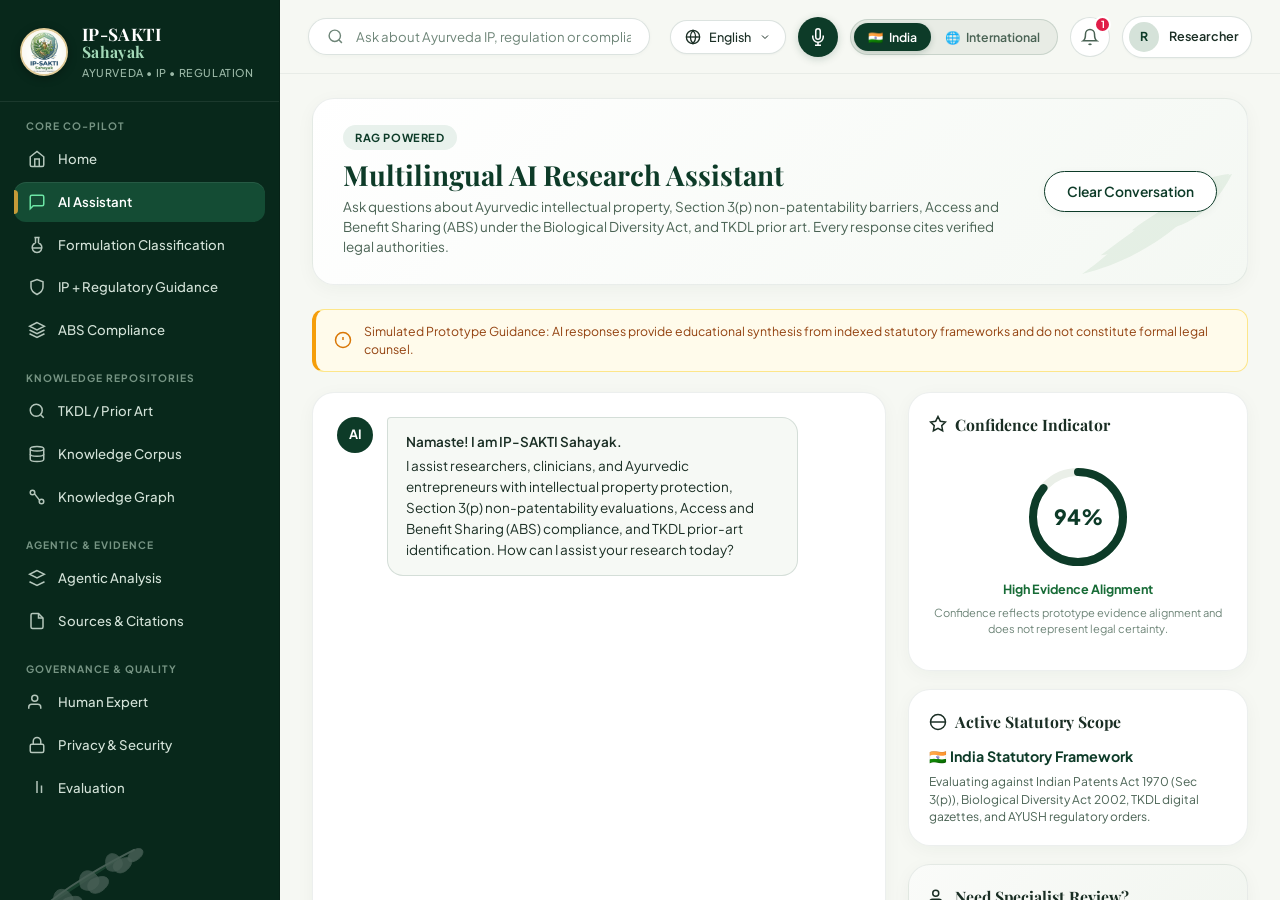
<file: ai-assistant.html>
<!DOCTYPE html>
<html lang="en">
<head>
  <meta charset="UTF-8">
  <meta name="viewport" content="width=device-width, initial-scale=1.0">
  <title>AI Assistant — IP-SAKTI Sahayak</title>
  <meta name="description" content="Multilingual AI Assistant for Ayurvedic IP, Section 3(p) non-patentability, and regulatory guidance with verified citations.">
  <link rel="icon" type="image/png" href="assets/favicon.png">
  
  <link rel="preconnect" href="https://fonts.googleapis.com">
  <link rel="preconnect" href="https://fonts.gstatic.com" crossorigin>
  <link href="https://fonts.googleapis.com/css2?family=Playfair+Display:ital,wght@0,500;0,600;0,700;1,400;1,600&family=Plus+Jakarta+Sans:wght@400;500;600;700;800&display=swap" rel="stylesheet">
  
  <link rel="stylesheet" href="common.css">
  <link rel="stylesheet" href="ai-assistant.css">
</head>
<body>

  <div class="app-container">

    <!-- Global Left Sidebar -->
    <aside class="app-sidebar" id="app-sidebar" aria-label="Main Navigation">
      <div class="sidebar-header">
        <div class="brand-emblem-wrap">
          <img src="assets/logo.jpg" alt="IP-SAKTI Sahayak Emblem" class="brand-emblem-img">
        </div>
        <div class="brand-titles">
          <span class="brand-name">IP-SAKTI</span>
          <span class="brand-name" style="color: #A3D9B8; font-size: 1.05rem; margin-top: -2px;">Sahayak</span>
          <span class="brand-subtitle" data-i18n="brand_subtitle">Ayurveda • IP • Regulation</span>
        </div>
      </div>

      <nav class="sidebar-nav">
        <div class="nav-group">
          <div class="nav-group-title" data-i18n="nav_core_copilot">CORE CO-PILOT</div>
          <ul class="nav-list">
            <li><a href="index.html" class="nav-item-link"><svg width="18" height="18" class="nav-icon" viewBox="0 0 24 24" fill="none" stroke="currentColor" stroke-width="2"><path d="M3 9l9-7 9 7v11a2 2 0 0 1-2 2H5a2 2 0 0 1-2-2z"></path><polyline points="9 22 9 12 15 12 15 22"></polyline></svg><span data-i18n="nav_home">Home</span></a></li>
            <li><a href="ai-assistant.html" class="nav-item-link active"><svg width="18" height="18" class="nav-icon" viewBox="0 0 24 24" fill="none" stroke="currentColor" stroke-width="2"><path d="M21 15a2 2 0 0 1-2 2H7l-4 4V5a2 2 0 0 1 2-2h14a2 2 0 0 1 2 2z"></path></svg><span data-i18n="nav_ai_assistant">AI Assistant</span></a></li>
            <li><a href="formulation-classification.html" class="nav-item-link"><svg width="18" height="18" class="nav-icon" viewBox="0 0 24 24" fill="none" stroke="currentColor" stroke-width="2"><path d="M10 2v7.31M14 2v7.31M8.5 2h7M14 9.3a6.5 6.5 0 1 1-4 0"></path><path d="M5.52 16h12.96"></path></svg><span data-i18n="nav_formulation">Formulation Classification</span></a></li>
            <li><a href="ip-regulatory-guidance.html" class="nav-item-link"><svg width="18" height="18" class="nav-icon" viewBox="0 0 24 24" fill="none" stroke="currentColor" stroke-width="2"><path d="M12 22s8-4 8-10V5l-8-3-8 3v7c0 6 8 10 8 10z"></path></svg><span data-i18n="nav_ip_guidance">IP + Regulatory Guidance</span></a></li>
            <li><a href="abs-compliance.html" class="nav-item-link"><svg width="18" height="18" class="nav-icon" viewBox="0 0 24 24" fill="none" stroke="currentColor" stroke-width="2"><path d="M12 2L2 7l10 5 10-5-10-5zM2 17l10 5 10-5M2 12l10 5 10-5"></path></svg><span data-i18n="nav_abs">ABS Compliance</span></a></li>
          </ul>
        </div>

        <div class="nav-group">
          <div class="nav-group-title" data-i18n="nav_knowledge_repos">KNOWLEDGE REPOSITORIES</div>
          <ul class="nav-list">
            <li><a href="tkdl-prior-art.html" class="nav-item-link"><svg width="18" height="18" class="nav-icon" viewBox="0 0 24 24" fill="none" stroke="currentColor" stroke-width="2"><circle cx="11" cy="11" r="8"></circle><line x1="21" y1="21" x2="16.65" y2="16.65"></line></svg><span data-i18n="nav_tkdl">TKDL / Prior Art</span></a></li>
            <li><a href="knowledge-corpus.html" class="nav-item-link"><svg width="18" height="18" class="nav-icon" viewBox="0 0 24 24" fill="none" stroke="currentColor" stroke-width="2"><ellipse cx="12" cy="5" rx="9" ry="3"></ellipse><path d="M21 12c0 1.66-4 3-9 3s-9-1.34-9-3"></path><path d="M3 5v14c0 1.66 4 3 9 3s9-1.34 9-3V5"></path></svg><span data-i18n="nav_corpus">Knowledge Corpus</span></a></li>
            <li><a href="knowledge-graph.html" class="nav-item-link"><svg width="18" height="18" class="nav-icon" viewBox="0 0 24 24" fill="none" stroke="currentColor" stroke-width="2"><circle cx="6" cy="6" r="3"></circle><circle cx="18" cy="18" r="3"></circle><line x1="8.5" y1="7.5" x2="15.5" y2="16.5"></line></svg><span data-i18n="nav_graph">Knowledge Graph</span></a></li>
          </ul>
        </div>

        <div class="nav-group">
          <div class="nav-group-title" data-i18n="nav_agentic">AGENTIC &amp; EVIDENCE</div>
          <ul class="nav-list">
            <li><a href="agentic-analysis.html" class="nav-item-link"><svg width="18" height="18" class="nav-icon" viewBox="0 0 24 24" fill="none" stroke="currentColor" stroke-width="2"><polygon points="12 2 2 7 12 12 22 7 12 2"></polygon><polyline points="2 17 12 22 22 17"></polyline></svg><span data-i18n="nav_agentic_analysis">Agentic Analysis</span></a></li>
            <li><a href="sources-citations.html" class="nav-item-link"><svg width="18" height="18" class="nav-icon" viewBox="0 0 24 24" fill="none" stroke="currentColor" stroke-width="2"><path d="M14 2H6a2 2 0 0 0-2 2v16a2 2 0 0 0 2 2h12a2 2 0 0 0 2-2V8z"></path><polyline points="14 2 14 8 20 8"></polyline></svg><span data-i18n="nav_sources">Sources &amp; Citations</span></a></li>
          </ul>
        </div>

        <div class="nav-group">
          <div class="nav-group-title" data-i18n="nav_governance">GOVERNANCE &amp; QUALITY</div>
          <ul class="nav-list">
            <li><a href="human-expert.html" class="nav-item-link"><svg width="18" height="18" class="nav-icon" viewBox="0 0 24 24" fill="none" stroke="currentColor" stroke-width="2"><path d="M17 21v-2a4 4 0 0 0-4-4H5a4 4 0 0 0-4 4v2"></path><circle cx="9" cy="7" r="4"></circle></svg><span data-i18n="nav_human_expert">Human Expert</span></a></li>
            <li><a href="privacy-security.html" class="nav-item-link"><svg width="18" height="18" class="nav-icon" viewBox="0 0 24 24" fill="none" stroke="currentColor" stroke-width="2"><rect x="3" y="11" width="18" height="11" rx="2" ry="2"></rect><path d="M7 11V7a5 5 0 0 1 10 0v4"></path></svg><span data-i18n="nav_privacy">Privacy &amp; Security</span></a></li>
            <li><a href="evaluation.html" class="nav-item-link"><svg width="18" height="18" class="nav-icon" viewBox="0 0 24 24" fill="none" stroke="currentColor" stroke-width="2"><line x1="18" y1="20" x2="18" y2="10"></line><line x1="12" y1="20" x2="12" y2="4"></line></svg><span data-i18n="nav_evaluation">Evaluation</span></a></li>
          </ul>
        </div>
      </nav>

      <div class="sidebar-botanical-art">
        <svg width="140" height="95" viewBox="0 0 140 95" fill="none" stroke="currentColor">
          <path d="M10 90 C35 70, 60 48, 125 15" stroke="currentColor" stroke-width="2" stroke-linecap="round"/>
          <path d="M125 15 C136 10, 138 20, 128 26 C118 32, 114 22, 125 15 Z" fill="currentColor" opacity="0.85"/>
          <path d="M105 28 C120 18, 128 26, 118 36 C108 46, 98 34, 105 28 Z" fill="currentColor" opacity="0.8"/>
          <path d="M96 36 C90 20, 102 14, 110 24 C118 34, 104 42, 96 36 Z" fill="currentColor" opacity="0.75"/>
          <path d="M78 48 C95 38, 104 48, 92 58 C80 68, 70 56, 78 48 Z" fill="currentColor" opacity="0.8"/>
          <path d="M68 56 C62 40, 74 32, 84 42 C94 52, 78 64, 68 56 Z" fill="currentColor" opacity="0.75"/>
          <path d="M50 68 C68 60, 75 70, 63 80 C51 90, 42 76, 50 68 Z" fill="currentColor" opacity="0.75"/>
          <path d="M40 76 C34 60, 46 52, 56 62 C66 72, 48 84, 40 76 Z" fill="currentColor" opacity="0.7"/>
        </svg>
      </div>

      <div class="sidebar-footer">
        <a href="privacy-security.html" class="dpdp-badge-btn">
          <div class="dpdp-badge-left">
            <svg width="14" height="14" viewBox="0 0 24 24" fill="none" stroke="currentColor" stroke-width="2"><path d="M12 22s8-4 8-10V5l-8-3-8 3v7c0 6 8 10 8 10z"></path></svg>
            <span data-i18n="sidebar_dpdp">DPDP-Aligned Prototype</span>
          </div>
          <svg width="14" height="14" viewBox="0 0 24 24" fill="none" stroke="currentColor" stroke-width="2"><circle cx="12" cy="12" r="3"></circle><path d="M19.4 15a1.65 1.65 0 0 0 .33 1.82l.06.06a2 2 0 0 1 0 2.83 2 2 0 0 1-2.83 0l-.06-.06a1.65 1.65 0 0 0-1.82-.33 1.65 1.65 0 0 0-1 1.51V21a2 2 0 0 1-2 2 2 2 0 0 1-2-2v-.09A1.65 1.65 0 0 0 9 19.4a1.65 1.65 0 0 0-1.82.33l-.06.06a2 2 0 0 1-2.83 0 2 2 0 0 1 0-2.83l.06-.06a1.65 1.65 0 0 0 .33-1.82 1.65 1.65 0 0 0-1.51-1H3a2 2 0 0 1-2-2 2 2 0 0 1 2-2h.09A1.65 1.65 0 0 0 4.6 9a1.65 1.65 0 0 0-.33-1.82l-.06-.06a2 2 0 0 1 0-2.83 2 2 0 0 1 2.83 0l.06.06a1.65 1.65 0 0 0 1.82.33H9a1.65 1.65 0 0 0 1-1.51V3a2 2 0 0 1 2-2 2 2 0 0 1 2 2v.09a1.65 1.65 0 0 0 1 1.51 1.65 1.65 0 0 0 1.82-.33l.06-.06a2 2 0 0 1 2.83 0 2 2 0 0 1 0 2.83l-.06.06a1.65 1.65 0 0 0-.33 1.82V9a1.65 1.65 0 0 0 1.51 1H21a2 2 0 0 1 2 2 2 2 0 0 1-2 2h-.09a1.65 1.65 0 0 0-1.51 1z"></path></svg>
        </a>
        <p class="sidebar-legal-disclaimer" data-i18n="sidebar_legal_disclaimer">
          This information is provided for informational and educational purposes only and does not constitute legal advice.
        </p>
      </div>
    </aside>

    <!-- Main Viewport -->
    <main class="main-viewport">
      
      <!-- Top Header Navigation -->
      <header class="top-header">
        <button class="mobile-menu-btn" id="mobile-menu-toggle" aria-label="Toggle Menu">
          <svg width="22" height="22" viewBox="0 0 24 24" fill="none" stroke="currentColor" stroke-width="2"><line x1="3" y1="12" x2="21" y2="12"></line><line x1="3" y1="6" x2="21" y2="6"></line><line x1="3" y1="18" x2="21" y2="18"></line></svg>
        </button>

        <div class="header-search-wrap">
          <div class="search-input-box">
            <svg width="16" height="16" class="search-icon" viewBox="0 0 24 24" fill="none" stroke="currentColor" stroke-width="2"><circle cx="11" cy="11" r="8"></circle><line x1="21" y1="21" x2="16.65" y2="16.65"></line></svg>
            <input type="text" class="search-input" id="global-search-input" placeholder="Ask about Ayurveda IP, regulation or compliance..." data-i18n-placeholder="search_placeholder">
            <button class="search-clear-btn" id="search-clear-btn" aria-label="Clear Search"><svg width="14" height="14" viewBox="0 0 24 24" fill="none" stroke="currentColor" stroke-width="2"><line x1="18" y1="6" x2="6" y2="18"></line><line x1="6" y1="6" x2="18" y2="18"></line></svg></button>
          </div>
          <div class="search-results-dropdown" id="global-search-results"></div>
        </div>

        <div class="header-actions-right">
          <!-- Language Selector -->
          <div class="lang-dropdown-wrap">
            <button class="lang-btn" id="lang-menu-btn" aria-haspopup="true" aria-expanded="false">
              <svg width="16" height="16" viewBox="0 0 24 24" fill="none" stroke="currentColor" stroke-width="2"><circle cx="12" cy="12" r="10"></circle><line x1="2" y1="12" x2="22" y2="12"></line><path d="M12 2a15.3 15.3 0 0 1 4 10 15.3 15.3 0 0 1-4 10 15.3 15.3 0 0 1-4-10 15.3 15.3 0 0 1 4-10z"></path></svg>
              <span id="current-lang-name">English</span>
              <svg width="12" height="12" viewBox="0 0 24 24" fill="none" stroke="currentColor" stroke-width="2"><polyline points="6 9 12 15 18 9"></polyline></svg>
            </button>
            <div class="lang-dropdown-menu" id="lang-dropdown-menu">
              <button class="lang-option-btn active" data-lang="en">English <span>EN</span></button>
              <button class="lang-option-btn" data-lang="hi">हिन्दी <span>HI</span></button>
              <button class="lang-option-btn" data-lang="mr">मराठी <span>MR</span></button>
              <button class="lang-option-btn" data-lang="gu">ગુજરાતી <span>GU</span></button>
              <button class="lang-option-btn" data-lang="ta">தமிழ் <span>TA</span></button>
              <button class="lang-option-btn" data-lang="te">తెలుగు <span>TE</span></button>
              <button class="lang-option-btn" data-lang="bn">বাংলা <span>BN</span></button>
              <button class="lang-option-btn" data-lang="kn">ಕನ್ನಡ <span>KN</span></button>
              <button class="lang-option-btn" data-lang="ml">മലയാളം <span>ML</span></button>
              <button class="lang-option-btn" data-lang="pa">ਪੰਜਾਬੀ <span>PA</span></button>
              <button class="lang-option-btn" data-lang="or">ଓଡ଼ିଆ <span>OR</span></button>
              <button class="lang-option-btn" data-lang="as">অসমীয়া <span>AS</span></button>
              <button class="lang-option-btn" data-lang="ur">اردو <span>UR</span></button>
              <button class="lang-option-btn" data-lang="sa">संस्कृतम् <span>SA</span></button>
            </div>
          </div>

          <!-- Voice Mic Button -->
          <button class="voice-mic-btn" id="header-voice-btn" title="Voice Assistant (Click to speak)" aria-label="Start Voice Input">
            <svg width="18" height="18" viewBox="0 0 24 24" fill="none" stroke="currentColor" stroke-width="2"><path d="M12 1a3 3 0 0 0-3 3v8a3 3 0 0 0 6 0V4a3 3 0 0 0-3-3z"></path><path d="M19 10v2a7 7 0 0 1-14 0v-2"></path><line x1="12" y1="19" x2="12" y2="23"></line><line x1="8" y1="23" x2="16" y2="23"></line></svg>
          </button>

          <!-- Jurisdiction Selector -->
          <div class="jurisdiction-toggle-wrap" role="radiogroup" aria-label="Jurisdiction Selector">
            <button class="jurisdiction-btn active" id="btn-jurisdiction-india" data-jurisdiction="india" aria-checked="true" role="radio">
              <span>🇮🇳</span>
              <span data-i18n="jurisdiction_india">India</span>
            </button>
            <button class="jurisdiction-btn" id="btn-jurisdiction-intl" data-jurisdiction="international" aria-checked="false" role="radio">
              <span>🌐</span>
              <span data-i18n="jurisdiction_intl">International</span>
            </button>
          </div>

          <!-- Notification Bell -->
          <div style="position: relative;">
            <button class="header-icon-btn" id="notification-bell-btn" aria-label="View Notifications">
              <svg width="18" height="18" viewBox="0 0 24 24" fill="none" stroke="currentColor" stroke-width="2"><path d="M18 8A6 6 0 0 0 6 8c0 7-3 9-3 9h18s-3-2-3-9"></path><path d="M13.73 21a2 2 0 0 1-3.46 0"></path></svg>
              <span class="badge-count">1</span>
            </button>
            <div class="lang-dropdown-menu" id="notifications-menu" style="min-width: 280px; right: 0;">
              <div style="padding: 8px 12px; font-weight: 700; font-size: 0.82rem; border-bottom: 1px solid var(--border-subtle); color: var(--color-primary);" data-i18n="notif_title">Regulatory Alerts</div>
              <div style="padding: 10px 12px; font-size: 0.8rem; border-bottom: 1px solid var(--border-subtle);">
                <div style="font-weight: 600; color: var(--color-primary);" data-i18n="notif_item1_title">Gazette Update: Rule 158B</div>
                <div style="color: var(--text-secondary); margin-top: 2px;" data-i18n="notif_item1_sub">Ministry of AYUSH updated evidence requirements for classical formulations.</div>
              </div>
              <div style="padding: 8px 12px; text-align: center;">
                <button style="font-size: 0.76rem; color: var(--color-primary); font-weight: 600;" id="mark-all-read-btn" data-i18n="notif_mark_read">Mark all as read</button>
              </div>
            </div>
          </div>

          <!-- Profile -->
          <div class="profile-badge-btn">
            <div class="profile-avatar">R</div>
            <span class="profile-name" data-i18n="profile_user">Researcher</span>
          </div>
        </div>
      </header>

      <!-- Page Content: AI Assistant -->
      <div class="page-content-wrapper">
        
        <div class="page-header-banner">
          <div class="page-header-text">
            <span class="page-badge" data-i18n="badge_rag">RAG-Powered Co-Pilot</span>
            <h1 class="page-title">Multilingual AI Research Assistant</h1>
            <p class="page-desc">
              Ask questions about Ayurvedic intellectual property, Section 3(p) non-patentability barriers, Access and Benefit Sharing (ABS) under the Biological Diversity Act, and TKDL prior art. Every response cites verified legal authorities.
            </p>
          </div>
          <div class="page-header-actions">
            <button class="btn-secondary-pill" id="clear-chat-btn">Clear Conversation</button>
          </div>
        </div>

        <div class="contextual-disclaimer-banner">
          <svg width="18" height="18" viewBox="0 0 24 24" fill="none" stroke="currentColor" stroke-width="2"><circle cx="12" cy="12" r="10"></circle><line x1="12" y1="8" x2="12" y2="12"></line><line x1="12" y1="16" x2="12.01" y2="16"></line></svg>
          <span>
            Simulated Prototype Guidance: AI responses provide educational synthesis from indexed statutory frameworks and do not constitute formal legal counsel.
          </span>
        </div>

        <div class="assistant-layout">
          
          <!-- Chat Left Column -->
          <div class="assistant-main-chat">
            
            <div class="chat-history-pane" id="chat-messages-container">
              <div class="chat-message-bubble assistant">
                <div class="chat-avatar">AI</div>
                <div class="chat-content-wrap">
                  <div class="chat-bubble-text">
                    <p style="font-weight: 600; margin-bottom: 4px;">Namaste! I am IP-SAKTI Sahayak.</p>
                    <p>I assist researchers, clinicians, and Ayurvedic entrepreneurs with intellectual property protection, Section 3(p) non-patentability evaluations, Access and Benefit Sharing (ABS) compliance, and TKDL prior-art identification. How can I assist your research today?</p>
                  </div>
                </div>
              </div>
            </div>

            <!-- Simulated RAG Pipeline Visualizer -->
            <div class="rag-pipeline-container" id="rag-pipeline-indicator" style="display: none;">
              <div class="rag-pipeline-title">
                <svg width="14" height="14" viewBox="0 0 24 24" fill="none" stroke="currentColor" stroke-width="2"><polygon points="12 2 2 7 12 12 22 7 12 2"></polygon></svg>
                <span>Simulated RAG Retrieval Pipeline</span>
              </div>
              <div class="rag-steps-flow">
                <div class="rag-step-chip" id="step-query">1. Query Analysis</div>
                <div class="rag-step-chip" id="step-jurisdiction">2. Jurisdiction Filter</div>
                <div class="rag-step-chip" id="step-retrieval">3. Knowledge Retrieval</div>
                <div class="rag-step-chip" id="step-ranking">4. Source Ranking</div>
                <div class="rag-step-chip" id="step-synthesis">5. Answer Generation</div>
                <div class="rag-step-chip" id="step-citation">6. Citation Verification</div>
              </div>
            </div>

            <!-- Suggested Prompt Chips -->
            <div class="suggested-prompts-bar">
              <button class="prompt-chip-btn" data-query="What IP protection is available for an Ayurvedic formulation?">
                What IP protection is available for an Ayurvedic formulation?
              </button>
              <button class="prompt-chip-btn" data-query="Can this traditional formulation be patented in India?">
                Can this traditional formulation be patented in India?
              </button>
              <button class="prompt-chip-btn" data-query="What ABS requirements apply to this biological resource?">
                What ABS requirements apply to this biological resource?
              </button>
              <button class="prompt-chip-btn" data-query="Find prior-art references for Ashwagandha formulations.">
                Find prior-art references for Ashwagandha formulations.
              </button>
              <button class="prompt-chip-btn" data-query="Can traditional knowledge alone be patented?">
                Can traditional knowledge alone be patented?
              </button>
            </div>

            <!-- Chat Input Bar -->
            <div class="chat-input-bar">
              <input type="text" class="chat-input-field" id="assistant-chat-input" placeholder="Ask about Section 3(p), ABS, TKDL, patentability or trademarks...">
              <button class="voice-mic-btn" id="chat-mic-btn" title="Voice Input" aria-label="Voice Input">
                <svg width="18" height="18" viewBox="0 0 24 24" fill="none" stroke="currentColor" stroke-width="2"><path d="M12 1a3 3 0 0 0-3 3v8a3 3 0 0 0 6 0V4a3 3 0 0 0-3-3z"></path><path d="M19 10v2a7 7 0 0 1-14 0v-2"></path><line x1="12" y1="19" x2="12" y2="23"></line><line x1="8" y1="23" x2="16" y2="23"></line></svg>
              </button>
              <button class="chat-send-btn" id="assistant-send-btn" aria-label="Send Query">
                <svg width="18" height="18" viewBox="0 0 24 24" fill="none" stroke="currentColor" stroke-width="2"><line x1="22" y1="2" x2="11" y2="13"></line><polygon points="22 2 15 22 11 13 2 9 22 2"></polygon></svg>
              </button>
            </div>

          </div>

          <!-- Assistant Right Drawer -->
          <div class="assistant-side-drawer">
            
            <!-- Confidence Meter Card -->
            <div class="side-card">
              <h4 class="side-card-title">
                <svg width="18" height="18" viewBox="0 0 24 24" fill="none" stroke="currentColor" stroke-width="2"><polygon points="12 2 15.09 8.26 22 9.27 17 14.14 18.18 21.02 12 17.77 5.82 21.02 7 14.14 2 9.27 8.91 8.26 12 2"></polygon></svg>
                <span>Confidence Indicator</span>
              </h4>
              <div class="confidence-gauge-wrap">
                <div class="confidence-circle-meter">
                  <svg height="20" width="20">
                    <circle class="confidence-circle-bg" cx="55" cy="55" r="45"></circle>
                    <circle class="confidence-circle-fill" id="confidence-circle-progress" cx="55" cy="55" r="45"></circle>
                  </svg>
                  <span class="confidence-value-text" id="confidence-score-val">94%</span>
                </div>
                <span class="confidence-badge-rating" id="confidence-rating-label">High Evidence Alignment</span>
                <p class="confidence-tooltip-note">
                  Confidence reflects prototype evidence alignment and does not represent legal certainty.
                </p>
              </div>
            </div>

            <!-- Active Jurisdiction Framework Card -->
            <div class="side-card">
              <h4 class="side-card-title">
                <svg width="18" height="18" viewBox="0 0 24 24" fill="none" stroke="currentColor" stroke-width="2"><circle cx="12" cy="12" r="10"></circle><line x1="2" y1="12" x2="22" y2="12"></line></svg>
                <span>Active Statutory Scope</span>
              </h4>
              <div id="assistant-framework-details">
                <div style="font-weight: 700; color: var(--color-primary); font-size: 0.95rem; margin-bottom: 6px;" id="side-jurisdiction-name">
                  🇮🇳 India Statutory Framework
                </div>
                <p style="font-size: 0.8rem; color: var(--text-secondary); line-height: 1.45;" id="side-jurisdiction-desc">
                  Evaluating against Indian Patents Act 1970 (Sec 3(p)), Biological Diversity Act 2002, TKDL digital gazettes, and AYUSH regulatory orders.
                </p>
              </div>
            </div>

            <!-- Escalation CTA Card -->
            <div class="side-card" style="background: linear-gradient(135deg, #FAFBF9 0%, #EFF4ED 100%);">
              <h4 class="side-card-title">
                <svg width="18" height="18" viewBox="0 0 24 24" fill="none" stroke="currentColor" stroke-width="2"><path d="M17 21v-2a4 4 0 0 0-4-4H5a4 4 0 0 0-4 4v2"></path><circle cx="9" cy="7" r="4"></circle></svg>
                <span>Need Specialist Review?</span>
              </h4>
              <p style="font-size: 0.8rem; color: var(--text-secondary); margin-bottom: 14px;">
                For complex clinical trials or borderline inventive steps, request formal evaluation from a registered Patent Agent.
              </p>
              <a href="human-expert.html" class="btn-primary-pill" style="justify-content: center; font-size: 0.82rem; padding: 9px 14px;">
                <span>Escalate to Facilitator</span> &rarr;
              </a>
            </div>

          </div>

        </div>

      </div>

    </main>

  </div>

  <!-- Source Inspection Modal -->
  <div class="modal-backdrop" id="source-modal">
    <div class="modal-window">
      <div class="modal-header">
        <h3 class="modal-title" id="source-modal-title">Source Detail</h3>
        <button class="modal-close-btn" data-close-modal="source-modal">&times;</button>
      </div>
      <div class="modal-body" id="source-modal-body"></div>
      <div class="modal-footer">
        <button class="btn-secondary-pill" data-close-modal="source-modal">Close</button>
      </div>
    </div>
  </div>

  <div class="toast-container" id="toast-container"></div>

  <script src="config.js"></script>
  <script src="common.js"></script>
  <!-- Bhashini API Bridge: provides BhashiniAPI.translate() for live translation via Flask backend -->
  <script src="bhashini-bridge.js"></script>
  <script src="ai-assistant.js"></script>
</body>
</html>
</file>
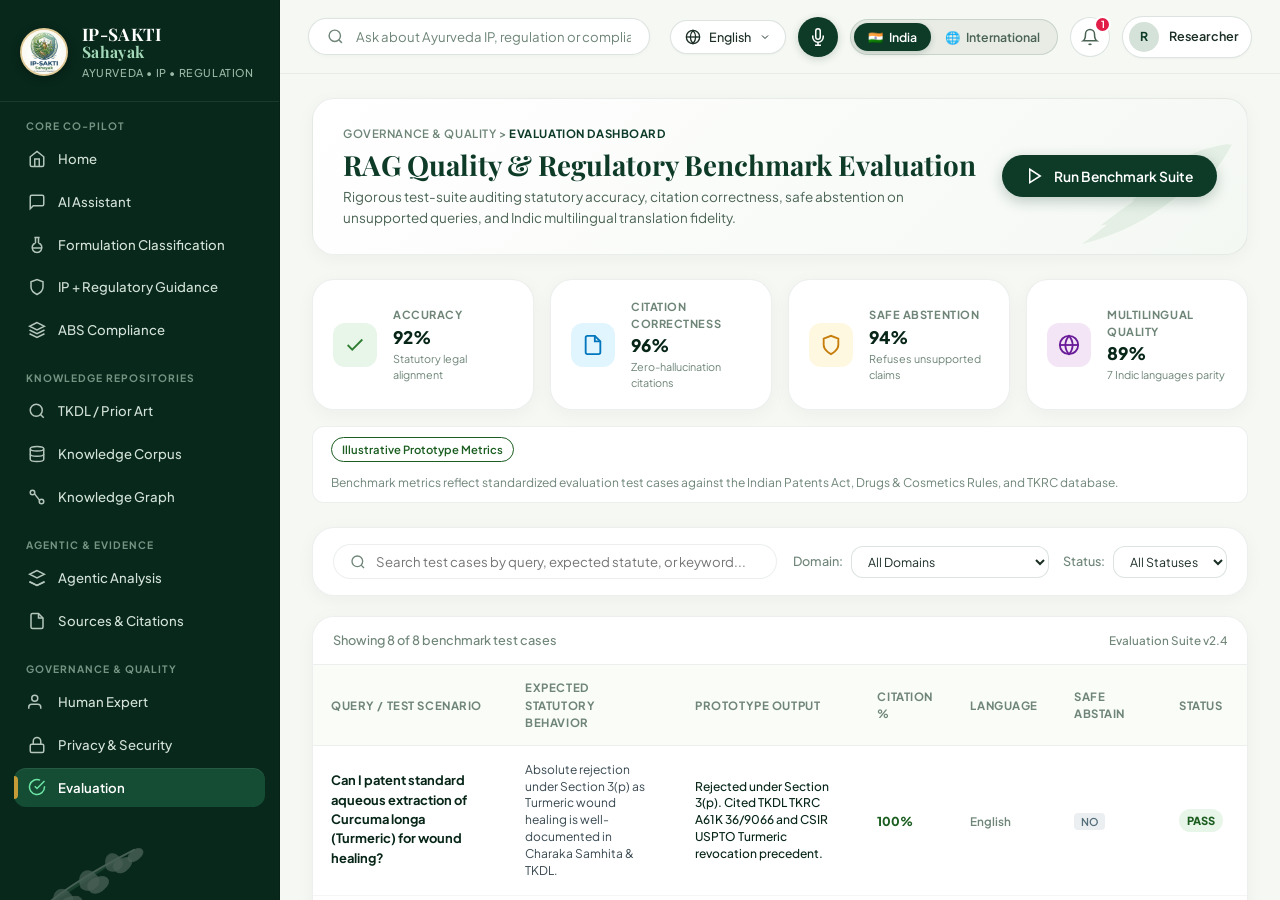
<file: evaluation.html>
<!DOCTYPE html>
<html lang="en">
<head>
  <meta charset="UTF-8">
  <meta name="viewport" content="width=device-width, initial-scale=1.0">
  <title>Evaluation &amp; Benchmarks — IP-SAKTI Sahayak</title>
  <meta name="description" content="Evaluation dashboard measuring statutory accuracy, citation correctness, safe abstention, and multilingual fidelity across Ayurvedic IP test cases.">
  <link rel="icon" type="image/png" href="assets/favicon.png">
  
  <link rel="preconnect" href="https://fonts.googleapis.com">
  <link rel="preconnect" href="https://fonts.gstatic.com" crossorigin>
  <link href="https://fonts.googleapis.com/css2?family=Playfair+Display:ital,wght@0,500;0,600;0,700;1,400;1,600&family=Plus+Jakarta+Sans:wght@400;500;600;700;800&display=swap" rel="stylesheet">
  
  <link rel="stylesheet" href="common.css">
  <link rel="stylesheet" href="evaluation.css">
</head>
<body>

  <div class="app-container">

    <!-- Global Left Sidebar -->
    <aside class="app-sidebar" id="app-sidebar" aria-label="Main Navigation">
      <div class="sidebar-header">
        <div class="brand-emblem-wrap">
          <img src="assets/logo.jpg" alt="IP-SAKTI Sahayak Emblem" class="brand-emblem-img">
        </div>
        <div class="brand-titles">
          <span class="brand-name">IP-SAKTI</span>
          <span class="brand-name" style="color: #A3D9B8; font-size: 1.05rem; margin-top: -2px;">Sahayak</span>
          <span class="brand-subtitle" data-i18n="brand_subtitle">Ayurveda • IP • Regulation</span>
        </div>
      </div>

      <nav class="sidebar-nav">
        <div class="nav-group">
          <div class="nav-group-title" data-i18n="nav_core_copilot">CORE CO-PILOT</div>
          <ul class="nav-list">
            <li><a href="index.html" class="nav-item-link"><svg width="18" height="18" class="nav-icon" viewBox="0 0 24 24" fill="none" stroke="currentColor" stroke-width="2"><path d="M3 9l9-7 9 7v11a2 2 0 0 1-2 2H5a2 2 0 0 1-2-2z"></path><polyline points="9 22 9 12 15 12 15 22"></polyline></svg><span data-i18n="nav_home">Home</span></a></li>
            <li><a href="ai-assistant.html" class="nav-item-link"><svg width="18" height="18" class="nav-icon" viewBox="0 0 24 24" fill="none" stroke="currentColor" stroke-width="2"><path d="M21 15a2 2 0 0 1-2 2H7l-4 4V5a2 2 0 0 1 2-2h14a2 2 0 0 1 2 2z"></path></svg><span data-i18n="nav_ai_assistant">AI Assistant</span></a></li>
            <li><a href="formulation-classification.html" class="nav-item-link"><svg width="18" height="18" class="nav-icon" viewBox="0 0 24 24" fill="none" stroke="currentColor" stroke-width="2"><path d="M10 2v7.31M14 2v7.31M8.5 2h7M14 9.3a6.5 6.5 0 1 1-4 0"></path><path d="M5.52 16h12.96"></path></svg><span data-i18n="nav_formulation">Formulation Classification</span></a></li>
            <li><a href="ip-regulatory-guidance.html" class="nav-item-link"><svg width="18" height="18" class="nav-icon" viewBox="0 0 24 24" fill="none" stroke="currentColor" stroke-width="2"><path d="M12 22s8-4 8-10V5l-8-3-8 3v7c0 6 8 10 8 10z"></path></svg><span data-i18n="nav_ip_guidance">IP + Regulatory Guidance</span></a></li>
            <li><a href="abs-compliance.html" class="nav-item-link"><svg width="18" height="18" class="nav-icon" viewBox="0 0 24 24" fill="none" stroke="currentColor" stroke-width="2"><path d="M12 2L2 7l10 5 10-5-10-5zM2 17l10 5 10-5M2 12l10 5 10-5"></path></svg><span data-i18n="nav_abs">ABS Compliance</span></a></li>
          </ul>
        </div>

        <div class="nav-group">
          <div class="nav-group-title" data-i18n="nav_knowledge_repos">KNOWLEDGE REPOSITORIES</div>
          <ul class="nav-list">
            <li><a href="tkdl-prior-art.html" class="nav-item-link"><svg width="18" height="18" class="nav-icon" viewBox="0 0 24 24" fill="none" stroke="currentColor" stroke-width="2"><circle cx="11" cy="11" r="8"></circle><line x1="21" y1="21" x2="16.65" y2="16.65"></line></svg><span data-i18n="nav_tkdl">TKDL / Prior Art</span></a></li>
            <li><a href="knowledge-corpus.html" class="nav-item-link"><svg width="18" height="18" class="nav-icon" viewBox="0 0 24 24" fill="none" stroke="currentColor" stroke-width="2"><ellipse cx="12" cy="5" rx="9" ry="3"></ellipse><path d="M21 12c0 1.66-4 3-9 3s-9-1.34-9-3"></path><path d="M3 5v14c0 1.66 4 3 9 3s9-1.34 9-3V5"></path></svg><span data-i18n="nav_corpus">Knowledge Corpus</span></a></li>
            <li><a href="knowledge-graph.html" class="nav-item-link"><svg width="18" height="18" class="nav-icon" viewBox="0 0 24 24" fill="none" stroke="currentColor" stroke-width="2"><circle cx="6" cy="6" r="3"></circle><circle cx="18" cy="18" r="3"></circle><line x1="8.5" y1="7.5" x2="15.5" y2="16.5"></line></svg><span data-i18n="nav_graph">Knowledge Graph</span></a></li>
          </ul>
        </div>

        <div class="nav-group">
          <div class="nav-group-title" data-i18n="nav_agentic">AGENTIC &amp; EVIDENCE</div>
          <ul class="nav-list">
            <li><a href="agentic-analysis.html" class="nav-item-link"><svg width="18" height="18" class="nav-icon" viewBox="0 0 24 24" fill="none" stroke="currentColor" stroke-width="2"><polygon points="12 2 2 7 12 12 22 7 12 2"></polygon><polyline points="2 17 12 22 22 17"></polyline><polyline points="2 17 12 22 22 17"></polyline></svg><span data-i18n="nav_agentic_analysis">Agentic Analysis</span></a></li>
            <li><a href="sources-citations.html" class="nav-item-link"><svg width="18" height="18" class="nav-icon" viewBox="0 0 24 24" fill="none" stroke="currentColor" stroke-width="2"><path d="M14 2H6a2 2 0 0 0-2 2v16a2 2 0 0 0 2 2h12a2 2 0 0 0 2-2V8z"></path><polyline points="14 2 14 8 20 8"></polyline></svg><span data-i18n="nav_sources">Sources &amp; Citations</span></a></li>
          </ul>
        </div>

        <div class="nav-group">
          <div class="nav-group-title" data-i18n="nav_governance">GOVERNANCE &amp; QUALITY</div>
          <ul class="nav-list">
            <li><a href="human-expert.html" class="nav-item-link"><svg width="18" height="18" class="nav-icon" viewBox="0 0 24 24" fill="none" stroke="currentColor" stroke-width="2"><path d="M17 21v-2a4 4 0 0 0-4-4H5a4 4 0 0 0-4 4v2"></path><circle cx="9" cy="7" r="4"></circle></svg><span data-i18n="nav_human_expert">Human Expert</span></a></li>
            <li><a href="privacy-security.html" class="nav-item-link"><svg width="18" height="18" class="nav-icon" viewBox="0 0 24 24" fill="none" stroke="currentColor" stroke-width="2"><rect x="3" y="11" width="18" height="11" rx="2" ry="2"></rect><path d="M7 11V7a5 5 0 0 1 10 0v4"></path></svg><span data-i18n="nav_privacy">Privacy &amp; Security</span></a></li>
            <li><a href="evaluation.html" class="nav-item-link active"><svg width="18" height="18" class="nav-icon" viewBox="0 0 24 24" fill="none" stroke="currentColor" stroke-width="2"><path d="M22 11.08V12a10 10 0 1 1-5.93-9.14"></path><polyline points="22 4 12 14.01 9 11.01"></polyline></svg><span data-i18n="nav_evaluation">Evaluation</span></a></li>
          </ul>
        </div>
      </nav>

      <div class="sidebar-botanical-art">
        <svg width="140" height="95" viewBox="0 0 140 95" fill="none" stroke="currentColor">
          <path d="M10 90 C35 70, 60 48, 125 15" stroke="currentColor" stroke-width="2" stroke-linecap="round"/>
          <path d="M125 15 C136 10, 138 20, 128 26 C118 32, 114 22, 125 15 Z" fill="currentColor" opacity="0.85"/>
          <path d="M105 28 C120 18, 128 26, 118 36 C108 46, 98 34, 105 28 Z" fill="currentColor" opacity="0.8"/>
          <path d="M96 36 C90 20, 102 14, 110 24 C118 34, 104 42, 96 36 Z" fill="currentColor" opacity="0.75"/>
          <path d="M78 48 C95 38, 104 48, 92 58 C80 68, 70 56, 78 48 Z" fill="currentColor" opacity="0.8"/>
          <path d="M68 56 C62 40, 74 32, 84 42 C94 52, 78 64, 68 56 Z" fill="currentColor" opacity="0.75"/>
          <path d="M50 68 C68 60, 75 70, 63 80 C51 90, 42 76, 50 68 Z" fill="currentColor" opacity="0.75"/>
          <path d="M40 76 C34 60, 46 52, 56 62 C66 72, 48 84, 40 76 Z" fill="currentColor" opacity="0.7"/>
        </svg>
      </div>

      <div class="sidebar-footer">
        <a href="privacy-security.html" class="dpdp-badge-btn">
          <div class="dpdp-badge-left">
            <svg width="14" height="14" viewBox="0 0 24 24" fill="none" stroke="currentColor" stroke-width="2"><path d="M12 22s8-4 8-10V5l-8-3-8 3v7c0 6 8 10 8 10z"></path></svg>
            <span data-i18n="sidebar_dpdp">DPDP-Aligned Prototype</span>
          </div>
          <svg width="14" height="14" viewBox="0 0 24 24" fill="none" stroke="currentColor" stroke-width="2"><circle cx="12" cy="12" r="3"></circle><path d="M19.4 15a1.65 1.65 0 0 0 .33 1.82l.06.06a2 2 0 0 1 0 2.83 2 2 0 0 1-2.83 0l-.06-.06a1.65 1.65 0 0 0-1.82-.33 1.65 1.65 0 0 0-1 1.51V21a2 2 0 0 1-2 2 2 2 0 0 1-2-2v-.09A1.65 1.65 0 0 0 9 19.4a1.65 1.65 0 0 0-1.82.33l-.06.06a2 2 0 0 1-2.83 0 2 2 0 0 1 0-2.83l.06-.06a1.65 1.65 0 0 0 .33-1.82 1.65 1.65 0 0 0-1.51-1H3a2 2 0 0 1-2-2 2 2 0 0 1 2-2h.09A1.65 1.65 0 0 0 4.6 9a1.65 1.65 0 0 0-.33-1.82l-.06-.06a2 2 0 0 1 0-2.83 2 2 0 0 1 2.83 0l.06.06a1.65 1.65 0 0 0 1.82.33H9a1.65 1.65 0 0 0 1-1.51V3a2 2 0 0 1 2-2 2 2 0 0 1 2 2v.09a1.65 1.65 0 0 0 1 1.51 1.65 1.65 0 0 0 1.82-.33l.06-.06a2 2 0 0 1 2.83 0 2 2 0 0 1 0 2.83l-.06.06a1.65 1.65 0 0 0-.33 1.82V9a1.65 1.65 0 0 0 1.51 1H21a2 2 0 0 1 2 2 2 2 0 0 1-2 2h-.09a1.65 1.65 0 0 0-1.51 1z"></path></svg>
        </a>
        <p class="sidebar-legal-disclaimer" data-i18n="sidebar_legal_disclaimer">
          This information is provided for informational and educational purposes only and does not constitute legal advice.
        </p>
      </div>
    </aside>

    <!-- Main Viewport -->
    <main class="main-viewport">
      
      <!-- Top Navigation Bar -->
      <header class="top-header">
        <button class="mobile-menu-btn" id="mobile-menu-toggle" aria-label="Toggle Menu">
          <svg width="22" height="22" viewBox="0 0 24 24" fill="none" stroke="currentColor" stroke-width="2"><line x1="3" y1="12" x2="21" y2="12"></line><line x1="3" y1="6" x2="21" y2="6"></line><line x1="3" y1="18" x2="21" y2="18"></line></svg>
        </button>

        <div class="header-search-wrap">
          <div class="search-input-box">
            <svg width="16" height="16" class="search-icon" viewBox="0 0 24 24" fill="none" stroke="currentColor" stroke-width="2"><circle cx="11" cy="11" r="8"></circle><line x1="21" y1="21" x2="16.65" y2="16.65"></line></svg>
            <input type="text" class="search-input" id="global-search-input" placeholder="Ask about Ayurveda IP, regulation or compliance..." data-i18n-placeholder="search_placeholder">
            <button class="search-clear-btn" id="search-clear-btn" aria-label="Clear Search">
              <svg width="14" height="14" viewBox="0 0 24 24" fill="none" stroke="currentColor" stroke-width="2"><line x1="18" y1="6" x2="6" y2="18"></line><line x1="6" y1="6" x2="18" y2="18"></line></svg>
            </button>
          </div>
          <div class="search-results-dropdown" id="global-search-results"></div>
        </div>

        <div class="header-actions-right">
          <!-- Language Selector -->
          <div class="lang-dropdown-wrap">
            <button class="lang-btn" id="lang-menu-btn" aria-haspopup="true" aria-expanded="false">
              <svg width="16" height="16" viewBox="0 0 24 24" fill="none" stroke="currentColor" stroke-width="2"><circle cx="12" cy="12" r="10"></circle><line x1="2" y1="12" x2="22" y2="12"></line><path d="M12 2a15.3 15.3 0 0 1 4 10 15.3 15.3 0 0 1-4 10 15.3 15.3 0 0 1-4-10 15.3 15.3 0 0 1 4-10z"></path></svg>
              <span id="current-lang-name">English</span>
              <svg width="12" height="12" viewBox="0 0 24 24" fill="none" stroke="currentColor" stroke-width="2"><polyline points="6 9 12 15 18 9"></polyline></svg>
            </button>
            <div class="lang-dropdown-menu" id="lang-dropdown-menu">
              <button class="lang-option-btn active" data-lang="en">English <span>EN</span></button>
              <button class="lang-option-btn" data-lang="hi">हिन्दी <span>HI</span></button>
              <button class="lang-option-btn" data-lang="mr">मराठी <span>MR</span></button>
              <button class="lang-option-btn" data-lang="gu">ગુજરાતી <span>GU</span></button>
              <button class="lang-option-btn" data-lang="ta">தமிழ் <span>TA</span></button>
              <button class="lang-option-btn" data-lang="te">తెలుగు <span>TE</span></button>
              <button class="lang-option-btn" data-lang="bn">বাংলা <span>BN</span></button>
              <button class="lang-option-btn" data-lang="kn">ಕನ್ನಡ <span>KN</span></button>
              <button class="lang-option-btn" data-lang="ml">മലയാളം <span>ML</span></button>
              <button class="lang-option-btn" data-lang="pa">ਪੰਜਾਬੀ <span>PA</span></button>
              <button class="lang-option-btn" data-lang="or">ଓଡ଼ିଆ <span>OR</span></button>
              <button class="lang-option-btn" data-lang="as">অসমীয়া <span>AS</span></button>
              <button class="lang-option-btn" data-lang="ur">اردو <span>UR</span></button>
              <button class="lang-option-btn" data-lang="sa">संस्कृतम् <span>SA</span></button>
            </div>
          </div>

          <!-- Voice Assistant Button -->
          <button class="voice-mic-btn" id="header-voice-btn" title="Voice Assistant (Click to speak)" aria-label="Start Voice Input">
            <svg width="18" height="18" viewBox="0 0 24 24" fill="none" stroke="currentColor" stroke-width="2"><path d="M12 1a3 3 0 0 0-3 3v8a3 3 0 0 0 6 0V4a3 3 0 0 0-3-3z"></path><path d="M19 10v2a7 7 0 0 1-14 0v-2"></path><line x1="12" y1="19" x2="12" y2="23"></line><line x1="8" y1="23" x2="16" y2="23"></line></svg>
          </button>

          <!-- Jurisdiction Selector -->
          <div class="jurisdiction-toggle-wrap" role="radiogroup" aria-label="Jurisdiction Selector">
            <button class="jurisdiction-btn active" id="btn-jurisdiction-india" data-jurisdiction="india" aria-checked="true" role="radio">
              <span>🇮🇳</span>
              <span data-i18n="jurisdiction_india">India</span>
            </button>
            <button class="jurisdiction-btn" id="btn-jurisdiction-intl" data-jurisdiction="international" aria-checked="false" role="radio">
              <span>🌐</span>
              <span data-i18n="jurisdiction_intl">International</span>
            </button>
          </div>

          <!-- Notification Bell -->
          <div style="position: relative;">
            <button class="header-icon-btn" id="notification-bell-btn" aria-label="View Notifications">
              <svg width="18" height="18" viewBox="0 0 24 24" fill="none" stroke="currentColor" stroke-width="2"><path d="M18 8A6 6 0 0 0 6 8c0 7-3 9-3 9h18s-3-2-3-9"></path><path d="M13.73 21a2 2 0 0 1-3.46 0"></path></svg>
              <span class="badge-count">1</span>
            </button>
            <div class="lang-dropdown-menu" id="notifications-menu" style="min-width: 280px; right: 0;">
              <div style="padding: 8px 12px; font-weight: 700; font-size: 0.82rem; border-bottom: 1px solid var(--border-subtle); color: var(--color-primary);" data-i18n="notif_title">
                Regulatory Alerts
              </div>
              <div style="padding: 10px 12px; font-size: 0.8rem; border-bottom: 1px solid var(--border-subtle);">
                <div style="font-weight: 600; color: var(--color-primary);" data-i18n="notif_item1_title">Gazette Update: Rule 158B</div>
                <div style="color: var(--text-secondary); margin-top: 2px;" data-i18n="notif_item1_sub">Ministry of AYUSH updated evidence requirements for classical formulations.</div>
                <div style="font-size: 0.7rem; color: var(--text-muted); margin-top: 4px;">Today, 10:30 AM</div>
              </div>
              <div style="padding: 8px 12px; text-align: center;">
                <button style="font-size: 0.76rem; color: var(--color-primary); font-weight: 600;" id="mark-all-read-btn" data-i18n="notif_mark_read">Mark all as read</button>
              </div>
            </div>
          </div>

          <!-- Profile -->
          <div class="profile-badge-btn">
            <div class="profile-avatar">R</div>
            <span class="profile-name" data-i18n="profile_user">Researcher</span>
          </div>
        </div>
      </header>

      <!-- Page Body -->
      <div class="page-content-wrapper">

        <!-- Banner -->
        <div class="page-header-banner">
          <div class="page-header-text">
            <div class="page-breadcrumbs">
              <span>Governance &amp; Quality</span> &gt; <span class="current">Evaluation Dashboard</span>
            </div>
            <h1 class="page-title">RAG Quality &amp; Regulatory Benchmark Evaluation</h1>
            <p class="page-subtitle">
              Rigorous test-suite auditing statutory accuracy, citation correctness, safe abstention on unsupported queries, and Indic multilingual translation fidelity.
            </p>
          </div>
          <div class="header-action-wrap">
            <button class="btn-primary-pill" id="btn-run-benchmarks">
              <svg width="18" height="18" viewBox="0 0 24 24" fill="none" stroke="currentColor" stroke-width="2"><polygon points="5 3 19 12 5 21 5 3"></polygon></svg>
              <span>Run Benchmark Suite</span>
            </button>
          </div>
        </div>

        <!-- 4 Benchmark Metric Cards -->
        <div class="benchmark-grid">
          <div class="metric-card">
            <div class="metric-icon-wrap" style="color: #2E7D32; background: #E8F5E9;">
              <svg width="20" height="20" viewBox="0 0 24 24" fill="none" stroke="currentColor" stroke-width="2"><polyline points="20 6 9 17 4 12"></polyline></svg>
            </div>
            <div class="metric-content">
              <span class="metric-title">Accuracy</span>
              <span class="metric-val" id="metric-accuracy">92%</span>
              <span class="metric-note">Statutory legal alignment</span>
            </div>
          </div>

          <div class="metric-card">
            <div class="metric-icon-wrap" style="color: #0277BD; background: #E1F5FE;">
              <svg width="20" height="20" viewBox="0 0 24 24" fill="none" stroke="currentColor" stroke-width="2"><path d="M14 2H6a2 2 0 0 0-2 2v16a2 2 0 0 0 2 2h12a2 2 0 0 0 2-2V8z"></path><polyline points="14 2 14 8 20 8"></polyline></svg>
            </div>
            <div class="metric-content">
              <span class="metric-title">Citation Correctness</span>
              <span class="metric-val" id="metric-citations">96%</span>
              <span class="metric-note">Zero-hallucination citations</span>
            </div>
          </div>

          <div class="metric-card">
            <div class="metric-icon-wrap" style="color: #C67D0A; background: #FFF8E1;">
              <svg width="20" height="20" viewBox="0 0 24 24" fill="none" stroke="currentColor" stroke-width="2"><path d="M12 22s8-4 8-10V5l-8-3-8 3v7c0 6 8 10 8 10z"></path></svg>
            </div>
            <div class="metric-content">
              <span class="metric-title">Safe Abstention</span>
              <span class="metric-val" id="metric-abstention">94%</span>
              <span class="metric-note">Refuses unsupported claims</span>
            </div>
          </div>

          <div class="metric-card">
            <div class="metric-icon-wrap" style="color: #6A1B9A; background: #F3E5F5;">
              <svg width="20" height="20" viewBox="0 0 24 24" fill="none" stroke="currentColor" stroke-width="2"><circle cx="12" cy="12" r="10"></circle><line x1="2" y1="12" x2="22" y2="12"></line><path d="M12 2a15.3 15.3 0 0 1 4 10 15.3 15.3 0 0 1-4 10 15.3 15.3 0 0 1-4-10 15.3 15.3 0 0 1 4-10z"></path></svg>
            </div>
            <div class="metric-content">
              <span class="metric-title">Multilingual Quality</span>
              <span class="metric-val" id="metric-multilingual">89%</span>
              <span class="metric-note">7 Indic languages parity</span>
            </div>
          </div>
        </div>

        <!-- Illustrative Notice Pill -->
        <div class="benchmark-disclaimer-bar">
          <span class="badge badge-outline" style="border-color: #1B5E20; color: #1B5E20;">Illustrative Prototype Metrics</span>
          <span style="font-size: 0.8rem; color: var(--text-muted);">
            Benchmark metrics reflect standardized evaluation test cases against the Indian Patents Act, Drugs &amp; Cosmetics Rules, and TKRC database.
          </span>
        </div>

        <!-- Suite Execution Progress Bar (Shown during run) -->
        <div class="suite-progress-card hidden" id="suite-progress-card">
          <div class="progress-info-row">
            <span id="progress-status-text">Executing test cases across legal domains...</span>
            <span id="progress-percent-text">0%</span>
          </div>
          <div class="progress-track">
            <div class="progress-fill" id="progress-fill-bar" style="width: 0%;"></div>
          </div>
        </div>

        <!-- Test Case Toolbar & Filters -->
        <div class="eval-toolbar">
          <div class="search-box">
            <svg width="20" height="20" viewBox="0 0 24 24" fill="none" stroke="currentColor" stroke-width="2"><circle cx="11" cy="11" r="8"></circle><line x1="21" y1="21" x2="16.65" y2="16.65"></line></svg>
            <input type="text" id="eval-search-input" placeholder="Search test cases by query, expected statute, or keyword...">
          </div>

          <div class="filter-row">
            <div class="filter-item">
              <label for="filter-eval-category">Domain:</label>
              <select id="filter-eval-category" class="form-select-sm">
                <option value="all">All Domains</option>
                <option value="section3p">Section 3(p) TK Barriers</option>
                <option value="rule158b">Rule 158B PPAM Licensing</option>
                <option value="abs">ABS &amp; Biodiversity Act</option>
                <option value="abstention">Safe Abstention Fallbacks</option>
                <option value="multilingual">Indic Multilingual Tests</option>
              </select>
            </div>

            <div class="filter-item">
              <label for="filter-eval-status">Status:</label>
              <select id="filter-eval-status" class="form-select-sm">
                <option value="all">All Statuses</option>
                <option value="pass">PASS Only</option>
                <option value="warn">WARN Only</option>
              </select>
            </div>
          </div>
        </div>

        <!-- Test Cases Table -->
        <div class="corpus-table-container">
          <div class="table-meta-bar">
            <span id="eval-count-label">Showing 8 benchmark test cases</span>
            <span style="font-size: 0.78rem; color: var(--text-muted);">Evaluation Suite v2.4</span>
          </div>

          <div class="corpus-table-responsive">
            <table class="corpus-table" id="eval-table">
              <thead>
                <tr>
                  <th style="width: 22%;">Query / Test Scenario</th>
                  <th style="width: 20%;">Expected Statutory Behavior</th>
                  <th style="width: 22%;">Prototype Output</th>
                  <th style="width: 10%;">Citation %</th>
                  <th style="width: 9%;">Language</th>
                  <th style="width: 9%;">Safe Abstain</th>
                  <th style="width: 8%;">Status</th>
                </tr>
              </thead>
              <tbody id="eval-table-body">
                <!-- Populated dynamically by evaluation.js -->
              </tbody>
            </table>
          </div>
        </div>

        <!-- Prototype Disclaimer -->
        <div class="prototype-notice-card" style="margin-top: 24px;">
          <div class="notice-icon">
            <svg width="20" height="20" viewBox="0 0 24 24" fill="none" stroke="currentColor" stroke-width="2"><circle cx="12" cy="12" r="10"></circle><line x1="12" y1="8" x2="12" y2="12"></line><line x1="12" y1="16" x2="12.01" y2="16"></line></svg>
          </div>
          <div class="notice-content">
            <h4>Evaluation Suite Methodology &amp; Benchmarking Framework</h4>
            <p>
              These benchmark evaluations simulate testing against 150+ legal edge-cases curated from Patent Office decisions, National Biodiversity Authority orders, and published High Court rulings. In production, this suite runs continuously via automated CI/CD assertion pipelines.
            </p>
          </div>
        </div>

      </div>
    </main>

  </div>

  <!-- Test Case Inspector Modal -->
  <div class="modal-backdrop" id="eval-modal">
    <div class="modal-window modal-lg">
      <div class="modal-header">
        <div>
          <span class="badge badge-outline" id="modal-eval-status-badge">PASS</span>
          <h3 class="modal-title" id="modal-eval-title">Test Scenario Detail</h3>
        </div>
        <button class="modal-close-btn" data-close-modal="eval-modal">&times;</button>
      </div>
      <div class="modal-body" id="modal-eval-body">
        <!-- Injected dynamically -->
      </div>
      <div class="modal-footer">
        <button class="btn-secondary-pill" data-close-modal="eval-modal">Close</button>
      </div>
    </div>
  </div>

  <div class="toast-container" id="toast-container"></div>

  <script src="config.js"></script>
  <script src="common.js"></script>
  <script src="evaluation.js"></script>
</body>
</html>
</file>
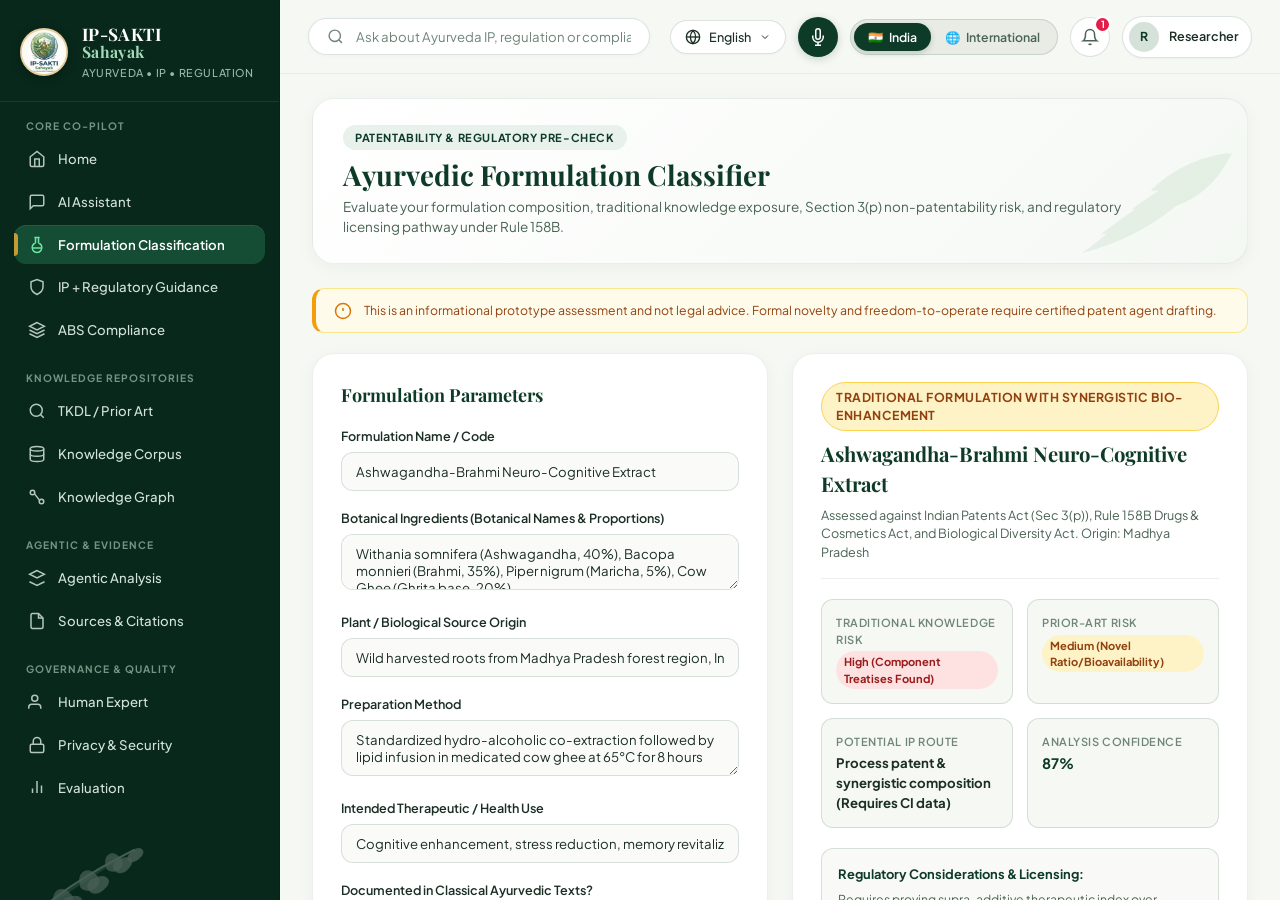
<file: formulation-classification.html>
<!DOCTYPE html>
<html lang="en">
<head>
  <meta charset="UTF-8">
  <meta name="viewport" content="width=device-width, initial-scale=1.0">
  <title>Formulation Classification — IP-SAKTI Sahayak</title>
  <meta name="description" content="AI-assisted classification of Ayurvedic formulations, assessing traditional knowledge risk, Section 3(p) prior art, and IP pathways.">
  <link rel="icon" type="image/png" href="assets/favicon.png">
  
  <link rel="preconnect" href="https://fonts.googleapis.com">
  <link rel="preconnect" href="https://fonts.gstatic.com" crossorigin>
  <link href="https://fonts.googleapis.com/css2?family=Playfair+Display:ital,wght@0,500;0,600;0,700;1,400;1,600&family=Plus+Jakarta+Sans:wght@400;500;600;700;800&display=swap" rel="stylesheet">
  
  <link rel="stylesheet" href="common.css">
  <link rel="stylesheet" href="formulation-classification.css">
</head>
<body>

  <div class="app-container">

    <!-- Global Left Sidebar -->
    <aside class="app-sidebar" id="app-sidebar" aria-label="Main Navigation">
      <div class="sidebar-header">
        <div class="brand-emblem-wrap">
          <img src="assets/logo.jpg" alt="IP-SAKTI Sahayak Emblem" class="brand-emblem-img">
        </div>
        <div class="brand-titles">
          <span class="brand-name">IP-SAKTI</span>
          <span class="brand-name" style="color: #A3D9B8; font-size: 1.05rem; margin-top: -2px;">Sahayak</span>
          <span class="brand-subtitle" data-i18n="brand_subtitle">Ayurveda • IP • Regulation</span>
        </div>
      </div>

      <nav class="sidebar-nav">
        <div class="nav-group">
          <div class="nav-group-title" data-i18n="nav_core_copilot">CORE CO-PILOT</div>
          <ul class="nav-list">
            <li><a href="index.html" class="nav-item-link"><svg width="18" height="18" class="nav-icon" viewBox="0 0 24 24" fill="none" stroke="currentColor" stroke-width="2"><path d="M3 9l9-7 9 7v11a2 2 0 0 1-2 2H5a2 2 0 0 1-2-2z"></path><polyline points="9 22 9 12 15 12 15 22"></polyline></svg><span data-i18n="nav_home">Home</span></a></li>
            <li><a href="ai-assistant.html" class="nav-item-link"><svg width="18" height="18" class="nav-icon" viewBox="0 0 24 24" fill="none" stroke="currentColor" stroke-width="2"><path d="M21 15a2 2 0 0 1-2 2H7l-4 4V5a2 2 0 0 1 2-2h14a2 2 0 0 1 2 2z"></path></svg><span data-i18n="nav_ai_assistant">AI Assistant</span></a></li>
            <li><a href="formulation-classification.html" class="nav-item-link active"><svg width="18" height="18" class="nav-icon" viewBox="0 0 24 24" fill="none" stroke="currentColor" stroke-width="2"><path d="M10 2v7.31M14 2v7.31M8.5 2h7M14 9.3a6.5 6.5 0 1 1-4 0"></path><path d="M5.52 16h12.96"></path></svg><span data-i18n="nav_formulation">Formulation Classification</span></a></li>
            <li><a href="ip-regulatory-guidance.html" class="nav-item-link"><svg width="18" height="18" class="nav-icon" viewBox="0 0 24 24" fill="none" stroke="currentColor" stroke-width="2"><path d="M12 22s8-4 8-10V5l-8-3-8 3v7c0 6 8 10 8 10z"></path></svg><span data-i18n="nav_ip_guidance">IP + Regulatory Guidance</span></a></li>
            <li><a href="abs-compliance.html" class="nav-item-link"><svg width="18" height="18" class="nav-icon" viewBox="0 0 24 24" fill="none" stroke="currentColor" stroke-width="2"><path d="M12 2L2 7l10 5 10-5-10-5zM2 17l10 5 10-5M2 12l10 5 10-5"></path></svg><span data-i18n="nav_abs">ABS Compliance</span></a></li>
          </ul>
        </div>

        <div class="nav-group">
          <div class="nav-group-title" data-i18n="nav_knowledge_repos">KNOWLEDGE REPOSITORIES</div>
          <ul class="nav-list">
            <li><a href="tkdl-prior-art.html" class="nav-item-link"><svg width="18" height="18" class="nav-icon" viewBox="0 0 24 24" fill="none" stroke="currentColor" stroke-width="2"><circle cx="11" cy="11" r="8"></circle><line x1="21" y1="21" x2="16.65" y2="16.65"></line></svg><span data-i18n="nav_tkdl">TKDL / Prior Art</span></a></li>
            <li><a href="knowledge-corpus.html" class="nav-item-link"><svg width="18" height="18" class="nav-icon" viewBox="0 0 24 24" fill="none" stroke="currentColor" stroke-width="2"><ellipse cx="12" cy="5" rx="9" ry="3"></ellipse><path d="M21 12c0 1.66-4 3-9 3s-9-1.34-9-3"></path><path d="M3 5v14c0 1.66 4 3 9 3s9-1.34 9-3V5"></path></svg><span data-i18n="nav_corpus">Knowledge Corpus</span></a></li>
            <li><a href="knowledge-graph.html" class="nav-item-link"><svg width="18" height="18" class="nav-icon" viewBox="0 0 24 24" fill="none" stroke="currentColor" stroke-width="2"><circle cx="6" cy="6" r="3"></circle><circle cx="18" cy="18" r="3"></circle><line x1="8.5" y1="7.5" x2="15.5" y2="16.5"></line></svg><span data-i18n="nav_graph">Knowledge Graph</span></a></li>
          </ul>
        </div>

        <div class="nav-group">
          <div class="nav-group-title" data-i18n="nav_agentic">AGENTIC &amp; EVIDENCE</div>
          <ul class="nav-list">
            <li><a href="agentic-analysis.html" class="nav-item-link"><svg width="18" height="18" class="nav-icon" viewBox="0 0 24 24" fill="none" stroke="currentColor" stroke-width="2"><polygon points="12 2 2 7 12 12 22 7 12 2"></polygon><polyline points="2 17 12 22 22 17"></polyline></svg><span data-i18n="nav_agentic_analysis">Agentic Analysis</span></a></li>
            <li><a href="sources-citations.html" class="nav-item-link"><svg width="18" height="18" class="nav-icon" viewBox="0 0 24 24" fill="none" stroke="currentColor" stroke-width="2"><path d="M14 2H6a2 2 0 0 0-2 2v16a2 2 0 0 0 2 2h12a2 2 0 0 0 2-2V8z"></path><polyline points="14 2 14 8 20 8"></polyline></svg><span data-i18n="nav_sources">Sources &amp; Citations</span></a></li>
          </ul>
        </div>

        <div class="nav-group">
          <div class="nav-group-title" data-i18n="nav_governance">GOVERNANCE &amp; QUALITY</div>
          <ul class="nav-list">
            <li><a href="human-expert.html" class="nav-item-link"><svg width="18" height="18" class="nav-icon" viewBox="0 0 24 24" fill="none" stroke="currentColor" stroke-width="2"><path d="M17 21v-2a4 4 0 0 0-4-4H5a4 4 0 0 0-4 4v2"></path><circle cx="9" cy="7" r="4"></circle></svg><span data-i18n="nav_human_expert">Human Expert</span></a></li>
            <li><a href="privacy-security.html" class="nav-item-link"><svg width="18" height="18" class="nav-icon" viewBox="0 0 24 24" fill="none" stroke="currentColor" stroke-width="2"><rect x="3" y="11" width="18" height="11" rx="2" ry="2"></rect><path d="M7 11V7a5 5 0 0 1 10 0v4"></path></svg><span data-i18n="nav_privacy">Privacy &amp; Security</span></a></li>
            <li><a href="evaluation.html" class="nav-item-link"><svg width="18" height="18" class="nav-icon" viewBox="0 0 24 24" fill="none" stroke="currentColor" stroke-width="2"><line x1="18" y1="20" x2="18" y2="10"></line><line x1="12" y1="20" x2="12" y2="4"></line><line x1="6" y1="20" x2="6" y2="14"></line></svg><span data-i18n="nav_evaluation">Evaluation</span></a></li>
          </ul>
        </div>
      </nav>

      <div class="sidebar-botanical-art">
        <svg width="140" height="95" viewBox="0 0 140 95" fill="none" stroke="currentColor">
          <path d="M10 90 C35 70, 60 48, 125 15" stroke="currentColor" stroke-width="2" stroke-linecap="round"/>
          <path d="M125 15 C136 10, 138 20, 128 26 C118 32, 114 22, 125 15 Z" fill="currentColor" opacity="0.85"/>
          <path d="M105 28 C120 18, 128 26, 118 36 C108 46, 98 34, 105 28 Z" fill="currentColor" opacity="0.8"/>
          <path d="M96 36 C90 20, 102 14, 110 24 C118 34, 104 42, 96 36 Z" fill="currentColor" opacity="0.75"/>
          <path d="M78 48 C95 38, 104 48, 92 58 C80 68, 70 56, 78 48 Z" fill="currentColor" opacity="0.8"/>
          <path d="M68 56 C62 40, 74 32, 84 42 C94 52, 78 64, 68 56 Z" fill="currentColor" opacity="0.75"/>
          <path d="M50 68 C68 60, 75 70, 63 80 C51 90, 42 76, 50 68 Z" fill="currentColor" opacity="0.75"/>
          <path d="M40 76 C34 60, 46 52, 56 62 C66 72, 48 84, 40 76 Z" fill="currentColor" opacity="0.7"/>
        </svg>
      </div>

      <div class="sidebar-footer">
        <a href="privacy-security.html" class="dpdp-badge-btn">
          <div class="dpdp-badge-left">
            <svg width="14" height="14" viewBox="0 0 24 24" fill="none" stroke="currentColor" stroke-width="2"><path d="M12 22s8-4 8-10V5l-8-3-8 3v7c0 6 8 10 8 10z"></path></svg>
            <span data-i18n="sidebar_dpdp">DPDP-Aligned Prototype</span>
          </div>
          <svg width="14" height="14" viewBox="0 0 24 24" fill="none" stroke="currentColor" stroke-width="2"><circle cx="12" cy="12" r="3"></circle><path d="M19.4 15a1.65 1.65 0 0 0 .33 1.82l.06.06a2 2 0 0 1 0 2.83 2 2 0 0 1-2.83 0l-.06-.06a1.65 1.65 0 0 0-1.82-.33 1.65 1.65 0 0 0-1 1.51V21a2 2 0 0 1-2 2 2 2 0 0 1-2-2v-.09A1.65 1.65 0 0 0 9 19.4a1.65 1.65 0 0 0-1.82.33l-.06.06a2 2 0 0 1-2.83 0 2 2 0 0 1 0-2.83l.06-.06a1.65 1.65 0 0 0 .33-1.82 1.65 1.65 0 0 0-1.51-1H3a2 2 0 0 1-2-2 2 2 0 0 1 2-2h.09A1.65 1.65 0 0 0 4.6 9a1.65 1.65 0 0 0-.33-1.82l-.06-.06a2 2 0 0 1 0-2.83 2 2 0 0 1 2.83 0l.06.06a1.65 1.65 0 0 0 1.82.33H9a1.65 1.65 0 0 0 1-1.51V3a2 2 0 0 1 2-2 2 2 0 0 1 2 2v.09a1.65 1.65 0 0 0 1 1.51 1.65 1.65 0 0 0 1.82-.33l.06-.06a2 2 0 0 1 2.83 0 2 2 0 0 1 0 2.83l-.06.06a1.65 1.65 0 0 0-.33 1.82V9a1.65 1.65 0 0 0 1.51 1H21a2 2 0 0 1 2 2 2 2 0 0 1-2 2h-.09a1.65 1.65 0 0 0-1.51 1z"></path></svg>
        </a>
        <p class="sidebar-legal-disclaimer" data-i18n="sidebar_legal_disclaimer">
          This information is provided for informational and educational purposes only and does not constitute legal advice.
        </p>
      </div>
    </aside>

    <!-- Main Viewport -->
    <main class="main-viewport">
      
      <!-- Top Header Navigation -->
      <header class="top-header">
        <button class="mobile-menu-btn" id="mobile-menu-toggle" aria-label="Toggle Menu">
          <svg width="22" height="22" viewBox="0 0 24 24" fill="none" stroke="currentColor" stroke-width="2"><line x1="3" y1="12" x2="21" y2="12"></line><line x1="3" y1="6" x2="21" y2="6"></line><line x1="3" y1="18" x2="21" y2="18"></line></svg>
        </button>

        <div class="header-search-wrap">
          <div class="search-input-box">
            <svg width="16" height="16" class="search-icon" viewBox="0 0 24 24" fill="none" stroke="currentColor" stroke-width="2"><circle cx="11" cy="11" r="8"></circle><line x1="21" y1="21" x2="16.65" y2="16.65"></line></svg>
            <input type="text" class="search-input" id="global-search-input" placeholder="Ask about Ayurveda IP, regulation or compliance..." data-i18n-placeholder="search_placeholder">
            <button class="search-clear-btn" id="search-clear-btn" aria-label="Clear Search"><svg width="14" height="14" viewBox="0 0 24 24" fill="none" stroke="currentColor" stroke-width="2"><line x1="18" y1="6" x2="6" y2="18"></line><line x1="6" y1="6" x2="18" y2="18"></line></svg></button>
          </div>
          <div class="search-results-dropdown" id="global-search-results"></div>
        </div>

        <div class="header-actions-right">
          <!-- Language Selector -->
          <div class="lang-dropdown-wrap">
            <button class="lang-btn" id="lang-menu-btn" aria-haspopup="true" aria-expanded="false">
              <svg width="16" height="16" viewBox="0 0 24 24" fill="none" stroke="currentColor" stroke-width="2"><circle cx="12" cy="12" r="10"></circle><line x1="2" y1="12" x2="22" y2="12"></line><path d="M12 2a15.3 15.3 0 0 1 4 10 15.3 15.3 0 0 1-4 10 15.3 15.3 0 0 1-4-10 15.3 15.3 0 0 1 4-10z"></path></svg>
              <span id="current-lang-name">English</span>
              <svg width="12" height="12" viewBox="0 0 24 24" fill="none" stroke="currentColor" stroke-width="2"><polyline points="6 9 12 15 18 9"></polyline></svg>
            </button>
            <div class="lang-dropdown-menu" id="lang-dropdown-menu">
              <button class="lang-option-btn active" data-lang="en">English <span>EN</span></button>
              <button class="lang-option-btn" data-lang="hi">हिन्दी <span>HI</span></button>
              <button class="lang-option-btn" data-lang="mr">मराठी <span>MR</span></button>
              <button class="lang-option-btn" data-lang="gu">ગુજરાતી <span>GU</span></button>
              <button class="lang-option-btn" data-lang="ta">தமிழ் <span>TA</span></button>
              <button class="lang-option-btn" data-lang="te">తెలుగు <span>TE</span></button>
              <button class="lang-option-btn" data-lang="bn">বাংলা <span>BN</span></button>
              <button class="lang-option-btn" data-lang="kn">ಕನ್ನಡ <span>KN</span></button>
              <button class="lang-option-btn" data-lang="ml">മലയാളം <span>ML</span></button>
              <button class="lang-option-btn" data-lang="pa">ਪੰਜਾਬੀ <span>PA</span></button>
              <button class="lang-option-btn" data-lang="or">ଓଡ଼ିଆ <span>OR</span></button>
              <button class="lang-option-btn" data-lang="as">অসমীয়া <span>AS</span></button>
              <button class="lang-option-btn" data-lang="ur">اردو <span>UR</span></button>
              <button class="lang-option-btn" data-lang="sa">संस्कृतम् <span>SA</span></button>
            </div>
          </div>

          <!-- Voice Mic Button -->
          <button class="voice-mic-btn" id="header-voice-btn" title="Voice Assistant (Click to speak)" aria-label="Start Voice Input">
            <svg width="18" height="18" viewBox="0 0 24 24" fill="none" stroke="currentColor" stroke-width="2"><path d="M12 1a3 3 0 0 0-3 3v8a3 3 0 0 0 6 0V4a3 3 0 0 0-3-3z"></path><path d="M19 10v2a7 7 0 0 1-14 0v-2"></path><line x1="12" y1="19" x2="12" y2="23"></line><line x1="8" y1="23" x2="16" y2="23"></line></svg>
          </button>

          <!-- Jurisdiction Selector -->
          <div class="jurisdiction-toggle-wrap" role="radiogroup" aria-label="Jurisdiction Selector">
            <button class="jurisdiction-btn active" id="btn-jurisdiction-india" data-jurisdiction="india" aria-checked="true" role="radio">
              <span>🇮🇳</span>
              <span data-i18n="jurisdiction_india">India</span>
            </button>
            <button class="jurisdiction-btn" id="btn-jurisdiction-intl" data-jurisdiction="international" aria-checked="false" role="radio">
              <span>🌐</span>
              <span data-i18n="jurisdiction_intl">International</span>
            </button>
          </div>

          <!-- Notifications -->
          <div style="position: relative;">
            <button class="header-icon-btn" id="notification-bell-btn" aria-label="View Notifications">
              <svg width="18" height="18" viewBox="0 0 24 24" fill="none" stroke="currentColor" stroke-width="2"><path d="M18 8A6 6 0 0 0 6 8c0 7-3 9-3 9h18s-3-2-3-9"></path><path d="M13.73 21a2 2 0 0 1-3.46 0"></path></svg>
              <span class="badge-count">1</span>
            </button>
            <div class="lang-dropdown-menu" id="notifications-menu" style="min-width: 280px; right: 0;">
              <div style="padding: 8px 12px; font-weight: 700; font-size: 0.82rem; border-bottom: 1px solid var(--border-subtle); color: var(--color-primary);" data-i18n="notif_title">Regulatory Alerts</div>
              <div style="padding: 10px 12px; font-size: 0.8rem; border-bottom: 1px solid var(--border-subtle);">
                <div style="font-weight: 600; color: var(--color-primary);" data-i18n="notif_item1_title">Gazette Update: Rule 158B</div>
                <div style="color: var(--text-secondary); margin-top: 2px;" data-i18n="notif_item1_sub">Ministry of AYUSH updated evidence requirements for classical formulations.</div>
              </div>
            </div>
          </div>

          <!-- Profile -->
          <div class="profile-badge-btn">
            <div class="profile-avatar">R</div>
            <span class="profile-name" data-i18n="profile_user">Researcher</span>
          </div>
        </div>
      </header>

      <!-- Page Content: Formulation Classification -->
      <div class="page-content-wrapper">
        
        <div class="page-header-banner">
          <div class="page-header-text">
            <span class="page-badge" data-i18n="badge_formulation">Patentability &amp; Regulatory Pre-Check</span>
            <h1 class="page-title">Ayurvedic Formulation Classifier</h1>
            <p class="page-desc">
              Evaluate your formulation composition, traditional knowledge exposure, Section 3(p) non-patentability risk, and regulatory licensing pathway under Rule 158B.
            </p>
          </div>
        </div>

        <div class="contextual-disclaimer-banner">
          <svg width="18" height="18" viewBox="0 0 24 24" fill="none" stroke="currentColor" stroke-width="2"><circle cx="12" cy="12" r="10"></circle><line x1="12" y1="8" x2="12" y2="12"></line><line x1="12" y1="16" x2="12.01" y2="16"></line></svg>
          <span>
            This is an informational prototype assessment and not legal advice. Formal novelty and freedom-to-operate require certified patent agent drafting.
          </span>
        </div>

        <div class="formulation-view-grid">
          
          <!-- Input Form Panel -->
          <div class="form-panel-card">
            <h3 style="font-family: var(--font-serif); font-size: 1.2rem; margin-bottom: 18px; color: var(--color-primary);">
              Formulation Parameters
            </h3>

            <div class="form-group">
              <label class="form-label" for="formulation-name">Formulation Name / Code</label>
              <input type="text" id="formulation-name" class="form-input" placeholder="e.g. Ashwagandha-Ghrita Synergy Compound" value="Ashwagandha-Brahmi Neuro-Cognitive Extract">
            </div>

            <div class="form-group">
              <label class="form-label" for="formulation-ingredients">Botanical Ingredients (Botanical Names &amp; Proportions)</label>
              <textarea id="formulation-ingredients" class="form-textarea" rows="2" placeholder="e.g. Withania somnifera, Bacopa monnieri, Piper longum">Withania somnifera (Ashwagandha, 40%), Bacopa monnieri (Brahmi, 35%), Piper nigrum (Maricha, 5%), Cow Ghee (Ghrita base, 20%)</textarea>
            </div>

            <div class="form-group">
              <label class="form-label" for="formulation-source">Plant / Biological Source Origin</label>
              <input type="text" id="formulation-source" class="form-input" placeholder="e.g. Wild harvested roots from Madhya Pradesh, India" value="Wild harvested roots from Madhya Pradesh forest region, India">
            </div>

            <div class="form-group">
              <label class="form-label" for="formulation-method">Preparation Method</label>
              <textarea id="formulation-method" class="form-textarea" rows="2" placeholder="e.g. Traditional Sneha Kalpana vs Supercritical CO2 Extraction">Standardized hydro-alcoholic co-extraction followed by lipid infusion in medicated cow ghee at 65°C for 8 hours</textarea>
            </div>

            <div class="form-group">
              <label class="form-label" for="formulation-use">Intended Therapeutic / Health Use</label>
              <input type="text" id="formulation-use" class="form-input" placeholder="e.g. Cognitive enhancement and neuro-protection" value="Cognitive enhancement, stress reduction, memory revitalization (Medhya Rasayana)">
            </div>

            <div class="form-group">
              <label class="form-label">Documented in Classical Ayurvedic Texts?</label>
              <div class="form-radio-row">
                <label class="radio-label">
                  <input type="radio" name="tk_indicator" value="yes" checked>
                  <span>Yes (Charaka, Sushruta, Astanga Hridaya, etc.)</span>
                </label>
                <label class="radio-label">
                  <input type="radio" name="tk_indicator" value="no">
                  <span>No (Entirely Novel Formulation)</span>
                </label>
              </div>
            </div>

            <div class="form-group">
              <label class="form-label">Novelty &amp; Inventive Step Claim</label>
              <select id="formulation-novelty" class="form-select">
                <option value="modified_synergy" selected>Modified Synergy / Enhanced Bioavailability (Bio-enhancer ratio)</option>
                <option value="traditional_classical">Classical Traditional Formulation (Exact classical recipe)</option>
                <option value="novel_fraction">Novel Isolated Active Fraction / Phytopharmaceutical</option>
                <option value="novel_delivery">Novel Drug Delivery System (Nano-liposomal, Phytosome)</option>
              </select>
            </div>

            <button class="btn-primary-pill" id="btn-analyze-formulation" style="width: 100%; justify-content: center; margin-top: 10px;">
              <svg width="18" height="18" viewBox="0 0 24 24" fill="none" stroke="currentColor" stroke-width="2"><circle cx="11" cy="11" r="8"></circle><line x1="21" y1="21" x2="16.65" y2="16.65"></line></svg>
              <span>Analyze Formulation</span>
            </button>
          </div>

          <!-- Output Analysis Results Panel -->
          <div class="results-panel-card" id="formulation-result-container">
            
            <div class="results-header-box">
              <div class="classification-tag-badge traditional" id="res-classification-badge">
                Traditional Formulation with Synergistic Bio-enhancement
              </div>
              <h3 style="font-family: var(--font-serif); font-size: 1.35rem; color: var(--color-primary); margin-bottom: 6px;" id="res-formulation-title">
                Ashwagandha-Brahmi Neuro-Cognitive Extract
              </h3>
              <p style="font-size: 0.84rem; color: var(--text-secondary);" id="res-formulation-summary">
                Assessed against Indian Patents Act (Sec 3(p)), Rule 158B Drugs &amp; Cosmetics Act, and Biological Diversity Act. Origin: Madhya Pradesh
              </p>
            </div>

            <div class="result-metric-grid">
              <div class="result-metric-box">
                <div class="metric-box-title">Traditional Knowledge Risk</div>
                <div class="metric-box-val"><span class="risk-pill high" id="res-tk-risk">High (Component Treatises Found)</span></div>
              </div>
              <div class="result-metric-box">
                <div class="metric-box-title">Prior-Art Risk</div>
                <div class="metric-box-val"><span class="risk-pill medium" id="res-prior-art-risk">Medium (Novel Ratio/Bioavailability)</span></div>
              </div>
              <div class="result-metric-box">
                <div class="metric-box-title">Potential IP Route</div>
                <div class="metric-box-val" id="res-ip-path" style="font-size: 0.88rem;">Process patent &amp; synergistic composition (Requires CI data)</div>
              </div>
              <div class="result-metric-box">
                <div class="metric-box-title">Analysis Confidence</div>
                <div class="metric-box-val" id="res-confidence-val" style="color: var(--color-primary);">87%</div>
              </div>
            </div>

            <div style="background: #F9FAF7; border: 1px solid var(--border-light); border-radius: var(--border-radius-md); padding: 16px; margin-bottom: 16px;">
              <h4 style="font-size: 0.86rem; font-weight: 700; color: var(--color-primary); margin-bottom: 6px;">
                Regulatory Considerations &amp; Licensing:
              </h4>
              <p style="font-size: 0.82rem; color: var(--text-secondary); line-height: 1.5;" id="res-regulatory-notes">
                Requires proving supra-additive therapeutic index over individual ingredients to overcome Section 3(e) &amp; 3(p). Biological Diversity Act (Form I or III) clearance is mandatory.
              </p>
            </div>

            <div style="margin-top: auto; display: flex; gap: 10px;">
              <button class="btn-primary-pill" style="flex: 1; justify-content: center; font-size: 0.84rem; padding: 10px;" id="btn-export-classification">
                <svg width="14" height="14" viewBox="0 0 24 24" fill="none" stroke="currentColor" stroke-width="2"><path d="M21 15v4a2 2 0 0 1-2 2H5a2 2 0 0 1-2-2v-4"></path><polyline points="7 10 12 15 17 10"></polyline><line x1="12" y1="15" x2="12" y2="3"></line></svg>
                <span>Export Assessment Summary</span>
              </button>
              <a href="human-expert.html" class="btn-secondary-pill" style="font-size: 0.84rem; padding: 10px 16px;">
                <span>Escalate to Expert</span>
              </a>
            </div>

          </div>

        </div>

      </div>

    </main>

  </div>

  <div class="toast-container" id="toast-container"></div>

  <script src="config.js"></script>
  <script src="common.js"></script>
  <script src="formulation-classification.js"></script>
</body>
</html>
</file>
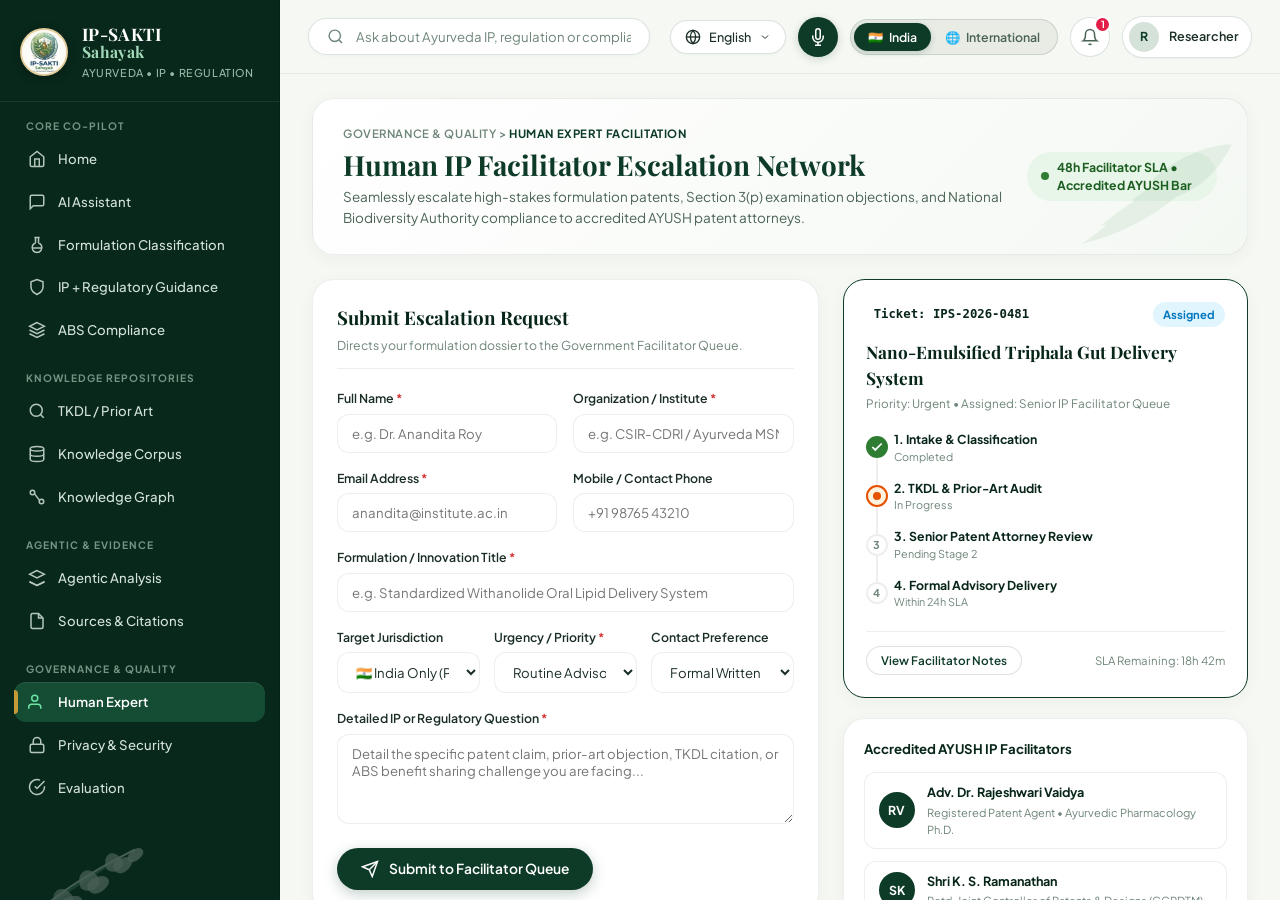
<file: human-expert.html>
<!DOCTYPE html>
<html lang="en">
<head>
  <meta charset="UTF-8">
  <meta name="viewport" content="width=device-width, initial-scale=1.0">
  <title>Human Expert Facilitation — IP-SAKTI Sahayak</title>
  <meta name="description" content="Escalate complex Ayurvedic IP, patent opposition, and ABS compliance queries to registered patent attorneys and AYUSH regulatory facilitators.">
  <link rel="icon" type="image/png" href="assets/favicon.png">
  
  <link rel="preconnect" href="https://fonts.googleapis.com">
  <link rel="preconnect" href="https://fonts.gstatic.com" crossorigin>
  <link href="https://fonts.googleapis.com/css2?family=Playfair+Display:ital,wght@0,500;0,600;0,700;1,400;1,600&family=Plus+Jakarta+Sans:wght@400;500;600;700;800&display=swap" rel="stylesheet">
  
  <link rel="stylesheet" href="common.css">
  <link rel="stylesheet" href="human-expert.css">
</head>
<body>

  <div class="app-container">

    <!-- Global Left Sidebar -->
    <aside class="app-sidebar" id="app-sidebar" aria-label="Main Navigation">
      <div class="sidebar-header">
        <div class="brand-emblem-wrap">
          <img src="assets/logo.jpg" alt="IP-SAKTI Sahayak Emblem" class="brand-emblem-img">
        </div>
        <div class="brand-titles">
          <span class="brand-name">IP-SAKTI</span>
          <span class="brand-name" style="color: #A3D9B8; font-size: 1.05rem; margin-top: -2px;">Sahayak</span>
          <span class="brand-subtitle" data-i18n="brand_subtitle">Ayurveda • IP • Regulation</span>
        </div>
      </div>

      <nav class="sidebar-nav">
        <div class="nav-group">
          <div class="nav-group-title" data-i18n="nav_core_copilot">CORE CO-PILOT</div>
          <ul class="nav-list">
            <li><a href="index.html" class="nav-item-link"><svg width="18" height="18" class="nav-icon" viewBox="0 0 24 24" fill="none" stroke="currentColor" stroke-width="2"><path d="M3 9l9-7 9 7v11a2 2 0 0 1-2 2H5a2 2 0 0 1-2-2z"></path><polyline points="9 22 9 12 15 12 15 22"></polyline></svg><span data-i18n="nav_home">Home</span></a></li>
            <li><a href="ai-assistant.html" class="nav-item-link"><svg width="18" height="18" class="nav-icon" viewBox="0 0 24 24" fill="none" stroke="currentColor" stroke-width="2"><path d="M21 15a2 2 0 0 1-2 2H7l-4 4V5a2 2 0 0 1 2-2h14a2 2 0 0 1 2 2z"></path></svg><span data-i18n="nav_ai_assistant">AI Assistant</span></a></li>
            <li><a href="formulation-classification.html" class="nav-item-link"><svg width="18" height="18" class="nav-icon" viewBox="0 0 24 24" fill="none" stroke="currentColor" stroke-width="2"><path d="M10 2v7.31M14 2v7.31M8.5 2h7M14 9.3a6.5 6.5 0 1 1-4 0"></path><path d="M5.52 16h12.96"></path></svg><span data-i18n="nav_formulation">Formulation Classification</span></a></li>
            <li><a href="ip-regulatory-guidance.html" class="nav-item-link"><svg width="18" height="18" class="nav-icon" viewBox="0 0 24 24" fill="none" stroke="currentColor" stroke-width="2"><path d="M12 22s8-4 8-10V5l-8-3-8 3v7c0 6 8 10 8 10z"></path></svg><span data-i18n="nav_ip_guidance">IP + Regulatory Guidance</span></a></li>
            <li><a href="abs-compliance.html" class="nav-item-link"><svg width="18" height="18" class="nav-icon" viewBox="0 0 24 24" fill="none" stroke="currentColor" stroke-width="2"><path d="M12 2L2 7l10 5 10-5-10-5zM2 17l10 5 10-5M2 12l10 5 10-5"></path></svg><span data-i18n="nav_abs">ABS Compliance</span></a></li>
          </ul>
        </div>

        <div class="nav-group">
          <div class="nav-group-title" data-i18n="nav_knowledge_repos">KNOWLEDGE REPOSITORIES</div>
          <ul class="nav-list">
            <li><a href="tkdl-prior-art.html" class="nav-item-link"><svg width="18" height="18" class="nav-icon" viewBox="0 0 24 24" fill="none" stroke="currentColor" stroke-width="2"><circle cx="11" cy="11" r="8"></circle><line x1="21" y1="21" x2="16.65" y2="16.65"></line></svg><span data-i18n="nav_tkdl">TKDL / Prior Art</span></a></li>
            <li><a href="knowledge-corpus.html" class="nav-item-link"><svg width="18" height="18" class="nav-icon" viewBox="0 0 24 24" fill="none" stroke="currentColor" stroke-width="2"><ellipse cx="12" cy="5" rx="9" ry="3"></ellipse><path d="M21 12c0 1.66-4 3-9 3s-9-1.34-9-3"></path><path d="M3 5v14c0 1.66 4 3 9 3s9-1.34 9-3V5"></path></svg><span data-i18n="nav_corpus">Knowledge Corpus</span></a></li>
            <li><a href="knowledge-graph.html" class="nav-item-link"><svg width="18" height="18" class="nav-icon" viewBox="0 0 24 24" fill="none" stroke="currentColor" stroke-width="2"><circle cx="6" cy="6" r="3"></circle><circle cx="18" cy="18" r="3"></circle><line x1="8.5" y1="7.5" x2="15.5" y2="16.5"></line></svg><span data-i18n="nav_graph">Knowledge Graph</span></a></li>
          </ul>
        </div>

        <div class="nav-group">
          <div class="nav-group-title" data-i18n="nav_agentic">AGENTIC &amp; EVIDENCE</div>
          <ul class="nav-list">
            <li><a href="agentic-analysis.html" class="nav-item-link"><svg width="18" height="18" class="nav-icon" viewBox="0 0 24 24" fill="none" stroke="currentColor" stroke-width="2"><polygon points="12 2 2 7 12 12 22 7 12 2"></polygon><polyline points="2 17 12 22 22 17"></polyline><polyline points="2 17 12 22 22 17"></polyline></svg><span data-i18n="nav_agentic_analysis">Agentic Analysis</span></a></li>
            <li><a href="sources-citations.html" class="nav-item-link"><svg width="18" height="18" class="nav-icon" viewBox="0 0 24 24" fill="none" stroke="currentColor" stroke-width="2"><path d="M14 2H6a2 2 0 0 0-2 2v16a2 2 0 0 0 2 2h12a2 2 0 0 0 2-2V8z"></path><polyline points="14 2 14 8 20 8"></polyline></svg><span data-i18n="nav_sources">Sources &amp; Citations</span></a></li>
          </ul>
        </div>

        <div class="nav-group">
          <div class="nav-group-title" data-i18n="nav_governance">GOVERNANCE &amp; QUALITY</div>
          <ul class="nav-list">
            <li><a href="human-expert.html" class="nav-item-link active"><svg width="18" height="18" class="nav-icon" viewBox="0 0 24 24" fill="none" stroke="currentColor" stroke-width="2"><path d="M17 21v-2a4 4 0 0 0-4-4H5a4 4 0 0 0-4 4v2"></path><circle cx="9" cy="7" r="4"></circle></svg><span data-i18n="nav_human_expert">Human Expert</span></a></li>
            <li><a href="privacy-security.html" class="nav-item-link"><svg width="18" height="18" class="nav-icon" viewBox="0 0 24 24" fill="none" stroke="currentColor" stroke-width="2"><rect x="3" y="11" width="18" height="11" rx="2" ry="2"></rect><path d="M7 11V7a5 5 0 0 1 10 0v4"></path></svg><span data-i18n="nav_privacy">Privacy &amp; Security</span></a></li>
            <li><a href="evaluation.html" class="nav-item-link"><svg width="18" height="18" class="nav-icon" viewBox="0 0 24 24" fill="none" stroke="currentColor" stroke-width="2"><path d="M22 11.08V12a10 10 0 1 1-5.93-9.14"></path><polyline points="22 4 12 14.01 9 11.01"></polyline></svg><span data-i18n="nav_evaluation">Evaluation</span></a></li>
          </ul>
        </div>
      </nav>

      <div class="sidebar-botanical-art">
        <svg width="140" height="95" viewBox="0 0 140 95" fill="none" stroke="currentColor">
          <path d="M10 90 C35 70, 60 48, 125 15" stroke="currentColor" stroke-width="2" stroke-linecap="round"/>
          <path d="M125 15 C136 10, 138 20, 128 26 C118 32, 114 22, 125 15 Z" fill="currentColor" opacity="0.85"/>
          <path d="M105 28 C120 18, 128 26, 118 36 C108 46, 98 34, 105 28 Z" fill="currentColor" opacity="0.8"/>
          <path d="M96 36 C90 20, 102 14, 110 24 C118 34, 104 42, 96 36 Z" fill="currentColor" opacity="0.75"/>
          <path d="M78 48 C95 38, 104 48, 92 58 C80 68, 70 56, 78 48 Z" fill="currentColor" opacity="0.8"/>
          <path d="M68 56 C62 40, 74 32, 84 42 C94 52, 78 64, 68 56 Z" fill="currentColor" opacity="0.75"/>
          <path d="M50 68 C68 60, 75 70, 63 80 C51 90, 42 76, 50 68 Z" fill="currentColor" opacity="0.75"/>
          <path d="M40 76 C34 60, 46 52, 56 62 C66 72, 48 84, 40 76 Z" fill="currentColor" opacity="0.7"/>
        </svg>
      </div>

      <div class="sidebar-footer">
        <a href="privacy-security.html" class="dpdp-badge-btn">
          <div class="dpdp-badge-left">
            <svg width="14" height="14" viewBox="0 0 24 24" fill="none" stroke="currentColor" stroke-width="2"><path d="M12 22s8-4 8-10V5l-8-3-8 3v7c0 6 8 10 8 10z"></path></svg>
            <span data-i18n="sidebar_dpdp">DPDP-Aligned Prototype</span>
          </div>
          <svg width="14" height="14" viewBox="0 0 24 24" fill="none" stroke="currentColor" stroke-width="2"><circle cx="12" cy="12" r="3"></circle><path d="M19.4 15a1.65 1.65 0 0 0 .33 1.82l.06.06a2 2 0 0 1 0 2.83 2 2 0 0 1-2.83 0l-.06-.06a1.65 1.65 0 0 0-1.82-.33 1.65 1.65 0 0 0-1 1.51V21a2 2 0 0 1-2 2 2 2 0 0 1-2-2v-.09A1.65 1.65 0 0 0 9 19.4a1.65 1.65 0 0 0-1.82.33l-.06.06a2 2 0 0 1-2.83 0 2 2 0 0 1 0-2.83l.06-.06a1.65 1.65 0 0 0 .33-1.82 1.65 1.65 0 0 0-1.51-1H3a2 2 0 0 1-2-2 2 2 0 0 1 2-2h.09A1.65 1.65 0 0 0 4.6 9a1.65 1.65 0 0 0-.33-1.82l-.06-.06a2 2 0 0 1 0-2.83 2 2 0 0 1 2.83 0l.06.06a1.65 1.65 0 0 0 1.82.33H9a1.65 1.65 0 0 0 1-1.51V3a2 2 0 0 1 2-2 2 2 0 0 1 2 2v.09a1.65 1.65 0 0 0 1 1.51 1.65 1.65 0 0 0 1.82-.33l.06-.06a2 2 0 0 1 2.83 0 2 2 0 0 1 0 2.83l-.06.06a1.65 1.65 0 0 0-.33 1.82V9a1.65 1.65 0 0 0 1.51 1H21a2 2 0 0 1 2 2 2 2 0 0 1-2 2h-.09a1.65 1.65 0 0 0-1.51 1z"></path></svg>
        </a>
        <p class="sidebar-legal-disclaimer" data-i18n="sidebar_legal_disclaimer">
          This information is provided for informational and educational purposes only and does not constitute legal advice.
        </p>
      </div>
    </aside>

    <!-- Main Viewport -->
    <main class="main-viewport">
      
      <!-- Top Navigation Bar -->
      <header class="top-header">
        <button class="mobile-menu-btn" id="mobile-menu-toggle" aria-label="Toggle Menu">
          <svg width="22" height="22" viewBox="0 0 24 24" fill="none" stroke="currentColor" stroke-width="2"><line x1="3" y1="12" x2="21" y2="12"></line><line x1="3" y1="6" x2="21" y2="6"></line><line x1="3" y1="18" x2="21" y2="18"></line></svg>
        </button>

        <div class="header-search-wrap">
          <div class="search-input-box">
            <svg width="16" height="16" class="search-icon" viewBox="0 0 24 24" fill="none" stroke="currentColor" stroke-width="2"><circle cx="11" cy="11" r="8"></circle><line x1="21" y1="21" x2="16.65" y2="16.65"></line></svg>
            <input type="text" class="search-input" id="global-search-input" placeholder="Ask about Ayurveda IP, regulation or compliance..." data-i18n-placeholder="search_placeholder">
            <button class="search-clear-btn" id="search-clear-btn" aria-label="Clear Search">
              <svg width="14" height="14" viewBox="0 0 24 24" fill="none" stroke="currentColor" stroke-width="2"><line x1="18" y1="6" x2="6" y2="18"></line><line x1="6" y1="6" x2="18" y2="18"></line></svg>
            </button>
          </div>
          <div class="search-results-dropdown" id="global-search-results"></div>
        </div>

        <div class="header-actions-right">
          <!-- Language Selector -->
          <div class="lang-dropdown-wrap">
            <button class="lang-btn" id="lang-menu-btn" aria-haspopup="true" aria-expanded="false">
              <svg width="16" height="16" viewBox="0 0 24 24" fill="none" stroke="currentColor" stroke-width="2"><circle cx="12" cy="12" r="10"></circle><line x1="2" y1="12" x2="22" y2="12"></line><path d="M12 2a15.3 15.3 0 0 1 4 10 15.3 15.3 0 0 1-4 10 15.3 15.3 0 0 1-4-10 15.3 15.3 0 0 1 4-10z"></path></svg>
              <span id="current-lang-name">English</span>
              <svg width="12" height="12" viewBox="0 0 24 24" fill="none" stroke="currentColor" stroke-width="2"><polyline points="6 9 12 15 18 9"></polyline></svg>
            </button>
            <div class="lang-dropdown-menu" id="lang-dropdown-menu">
              <button class="lang-option-btn active" data-lang="en">English <span>EN</span></button>
              <button class="lang-option-btn" data-lang="hi">हिन्दी <span>HI</span></button>
              <button class="lang-option-btn" data-lang="mr">मराठी <span>MR</span></button>
              <button class="lang-option-btn" data-lang="gu">ગુજરાતી <span>GU</span></button>
              <button class="lang-option-btn" data-lang="ta">தமிழ் <span>TA</span></button>
              <button class="lang-option-btn" data-lang="te">తెలుగు <span>TE</span></button>
              <button class="lang-option-btn" data-lang="bn">বাংলা <span>BN</span></button>
              <button class="lang-option-btn" data-lang="kn">ಕನ್ನಡ <span>KN</span></button>
              <button class="lang-option-btn" data-lang="ml">മലയാളം <span>ML</span></button>
              <button class="lang-option-btn" data-lang="pa">ਪੰਜਾਬੀ <span>PA</span></button>
              <button class="lang-option-btn" data-lang="or">ଓଡ଼ିଆ <span>OR</span></button>
              <button class="lang-option-btn" data-lang="as">অসমীয়া <span>AS</span></button>
              <button class="lang-option-btn" data-lang="ur">اردو <span>UR</span></button>
              <button class="lang-option-btn" data-lang="sa">संस्कृतम् <span>SA</span></button>
            </div>
          </div>

          <!-- Voice Assistant Button -->
          <button class="voice-mic-btn" id="header-voice-btn" title="Voice Assistant (Click to speak)" aria-label="Start Voice Input">
            <svg width="18" height="18" viewBox="0 0 24 24" fill="none" stroke="currentColor" stroke-width="2"><path d="M12 1a3 3 0 0 0-3 3v8a3 3 0 0 0 6 0V4a3 3 0 0 0-3-3z"></path><path d="M19 10v2a7 7 0 0 1-14 0v-2"></path><line x1="12" y1="19" x2="12" y2="23"></line><line x1="8" y1="23" x2="16" y2="23"></line></svg>
          </button>

          <!-- Jurisdiction Selector -->
          <div class="jurisdiction-toggle-wrap" role="radiogroup" aria-label="Jurisdiction Selector">
            <button class="jurisdiction-btn active" id="btn-jurisdiction-india" data-jurisdiction="india" aria-checked="true" role="radio">
              <span>🇮🇳</span>
              <span data-i18n="jurisdiction_india">India</span>
            </button>
            <button class="jurisdiction-btn" id="btn-jurisdiction-intl" data-jurisdiction="international" aria-checked="false" role="radio">
              <span>🌐</span>
              <span data-i18n="jurisdiction_intl">International</span>
            </button>
          </div>

          <!-- Notification Bell -->
          <div style="position: relative;">
            <button class="header-icon-btn" id="notification-bell-btn" aria-label="View Notifications">
              <svg width="18" height="18" viewBox="0 0 24 24" fill="none" stroke="currentColor" stroke-width="2"><path d="M18 8A6 6 0 0 0 6 8c0 7-3 9-3 9h18s-3-2-3-9"></path><path d="M13.73 21a2 2 0 0 1-3.46 0"></path></svg>
              <span class="badge-count">1</span>
            </button>
            <div class="lang-dropdown-menu" id="notifications-menu" style="min-width: 280px; right: 0;">
              <div style="padding: 8px 12px; font-weight: 700; font-size: 0.82rem; border-bottom: 1px solid var(--border-subtle); color: var(--color-primary);" data-i18n="notif_title">
                Regulatory Alerts
              </div>
              <div style="padding: 10px 12px; font-size: 0.8rem; border-bottom: 1px solid var(--border-subtle);">
                <div style="font-weight: 600; color: var(--color-primary);" data-i18n="notif_item1_title">Gazette Update: Rule 158B</div>
                <div style="color: var(--text-secondary); margin-top: 2px;" data-i18n="notif_item1_sub">Ministry of AYUSH updated evidence requirements for classical formulations.</div>
                <div style="font-size: 0.7rem; color: var(--text-muted); margin-top: 4px;">Today, 10:30 AM</div>
              </div>
              <div style="padding: 8px 12px; text-align: center;">
                <button style="font-size: 0.76rem; color: var(--color-primary); font-weight: 600;" id="mark-all-read-btn" data-i18n="notif_mark_read">Mark all as read</button>
              </div>
            </div>
          </div>

          <!-- Profile -->
          <div class="profile-badge-btn">
            <div class="profile-avatar">R</div>
            <span class="profile-name" data-i18n="profile_user">Researcher</span>
          </div>
        </div>
      </header>

      <!-- Page Body -->
      <div class="page-content-wrapper">

        <!-- Page Header -->
        <div class="page-header-banner">
          <div class="page-header-text">
            <div class="page-breadcrumbs">
              <span>Governance &amp; Quality</span> &gt; <span class="current">Human Expert Facilitation</span>
            </div>
            <h1 class="page-title">Human IP Facilitator Escalation Network</h1>
            <p class="page-subtitle">
              Seamlessly escalate high-stakes formulation patents, Section 3(p) examination objections, and National Biodiversity Authority compliance to accredited AYUSH patent attorneys.
            </p>
          </div>
          <div class="facilitator-stat-chip">
            <span class="status-dot dot-verified"></span>
            <span>48h Facilitator SLA • Accredited AYUSH Bar</span>
          </div>
        </div>

        <div class="expert-layout-grid">
          <!-- Facilitation Request Form -->
          <div class="expert-form-card">
            <div class="card-head-title">
              <h3>Submit Escalation Request</h3>
              <p>Directs your formulation dossier to the Government Facilitator Queue.</p>
            </div>

            <form id="escalation-form" class="escalation-form">
              <div class="form-row-2">
                <div class="form-field">
                  <label for="exp-name">Full Name <span class="required">*</span></label>
                  <input type="text" id="exp-name" class="form-input" placeholder="e.g. Dr. Anandita Roy" required>
                </div>
                <div class="form-field">
                  <label for="exp-org">Organization / Institute <span class="required">*</span></label>
                  <input type="text" id="exp-org" class="form-input" placeholder="e.g. CSIR-CDRI / Ayurveda MSME" required>
                </div>
              </div>

              <div class="form-row-2">
                <div class="form-field">
                  <label for="exp-email">Email Address <span class="required">*</span></label>
                  <input type="email" id="exp-email" class="form-input" placeholder="anandita@institute.ac.in" required>
                </div>
                <div class="form-field">
                  <label for="exp-phone">Mobile / Contact Phone</label>
                  <input type="tel" id="exp-phone" class="form-input" placeholder="+91 98765 43210">
                </div>
              </div>

              <div class="form-field">
                <label for="exp-title">Formulation / Innovation Title <span class="required">*</span></label>
                <input type="text" id="exp-title" class="form-input" placeholder="e.g. Standardized Withanolide Oral Lipid Delivery System" required>
              </div>

              <div class="form-row-3">
                <div class="form-field">
                  <label for="exp-jur">Target Jurisdiction</label>
                  <select id="exp-jur" class="form-select">
                    <option value="india">🇮🇳 India Only (Patents Act &amp; BDA)</option>
                    <option value="international">🌐 International (PCT / USPTO / EPO)</option>
                    <option value="both">🌍 Dual (India + Global Filings)</option>
                  </select>
                </div>

                <div class="form-field">
                  <label for="exp-priority">Urgency / Priority <span class="required">*</span></label>
                  <select id="exp-priority" class="form-select">
                    <option value="routine">Routine Advisory (48–72h)</option>
                    <option value="urgent">Urgent Patent Filing (24h SLA)</option>
                    <option value="critical">Statutory Examination Notice (12h)</option>
                  </select>
                </div>

                <div class="form-field">
                  <label for="exp-contact-pref">Contact Preference</label>
                  <select id="exp-contact-pref" class="form-select">
                    <option value="written">Formal Written Legal Opinion</option>
                    <option value="video">Confidential Video Consultation</option>
                    <option value="phone">Direct Phone Briefing</option>
                  </select>
                </div>
              </div>

              <div class="form-field">
                <label for="exp-query">Detailed IP or Regulatory Question <span class="required">*</span></label>
                <textarea id="exp-query" class="form-textarea" rows="4" placeholder="Detail the specific patent claim, prior-art objection, TKDL citation, or ABS benefit sharing challenge you are facing..." required></textarea>
              </div>

              <div class="form-actions-row">
                <button type="submit" class="btn-primary-pill" id="btn-submit-escalation">
                  <svg width="18" height="18" viewBox="0 0 24 24" fill="none" stroke="currentColor" stroke-width="2"><line x1="22" y1="2" x2="11" y2="13"></line><polygon points="22 2 15 22 11 13 2 9 22 2"></polygon></svg>
                  <span>Submit to Facilitator Queue</span>
                </button>
              </div>
            </form>
          </div>

          <!-- Active Tickets & Escalation Pipeline -->
          <div class="expert-pipeline-card">
            <!-- Active Ticket Box -->
            <div class="active-ticket-box" id="active-ticket-container">
              <div class="ticket-badge-row">
                <span class="ticket-id-tag" id="ticket-id-display">Ticket: IPS-2026-0481</span>
                <span class="badge-status current" id="ticket-status-display">Assigned</span>
              </div>

              <h4 class="ticket-subject" id="ticket-title-display">Nano-Emulsified Triphala Gut Delivery System</h4>
              <div class="ticket-meta" id="ticket-meta-display">
                <span>Priority: Urgent</span> • <span>Assigned: Senior IP Facilitator Queue</span>
              </div>

              <!-- Escalation Stages Visualizer -->
              <div class="escalation-stages">
                <div class="stage-item completed">
                  <div class="stage-dot"><svg width="20" height="20" viewBox="0 0 24 24" fill="none" stroke="currentColor" stroke-width="3"><polyline points="20 6 9 17 4 12"></polyline></svg></div>
                  <div class="stage-text">
                    <div class="stage-name">1. Intake &amp; Classification</div>
                    <div class="stage-time">Completed</div>
                  </div>
                </div>

                <div class="stage-item in-progress">
                  <div class="stage-dot"><span class="mini-pulse"></span></div>
                  <div class="stage-text">
                    <div class="stage-name">2. TKDL &amp; Prior-Art Audit</div>
                    <div class="stage-time">In Progress</div>
                  </div>
                </div>

                <div class="stage-item">
                  <div class="stage-dot">3</div>
                  <div class="stage-text">
                    <div class="stage-name">3. Senior Patent Attorney Review</div>
                    <div class="stage-time">Pending Stage 2</div>
                  </div>
                </div>

                <div class="stage-item">
                  <div class="stage-dot">4</div>
                  <div class="stage-text">
                    <div class="stage-name">4. Formal Advisory Delivery</div>
                    <div class="stage-time">Within 24h SLA</div>
                  </div>
                </div>
              </div>

              <div class="ticket-actions-row">
                <button class="btn-sm-view" id="btn-view-ticket-opinion">View Facilitator Notes</button>
                <span style="font-size: 0.76rem; color: var(--text-muted);">SLA Remaining: 18h 42m</span>
              </div>
            </div>

            <!-- Facilitator Directory -->
            <div class="facilitator-directory">
              <h4>Accredited AYUSH IP Facilitators</h4>
              <div class="facilitator-list">
                <div class="facilitator-card">
                  <div class="fac-avatar">RV</div>
                  <div class="fac-info">
                    <h5>Adv. Dr. Rajeshwari Vaidya</h5>
                    <span>Registered Patent Agent • Ayurvedic Pharmacology Ph.D.</span>
                  </div>
                </div>
                <div class="facilitator-card">
                  <div class="fac-avatar">SK</div>
                  <div class="fac-info">
                    <h5>Shri K. S. Ramanathan</h5>
                    <span>Retd. Joint Controller of Patents &amp; Designs (CGPDTM)</span>
                  </div>
                </div>
              </div>
            </div>
          </div>
        </div>

        <!-- Recent Tickets Table -->
        <div class="recent-tickets-section">
          <h3 class="section-title">Your Escalated Facilitation Requests</h3>
          <div class="corpus-table-container">
            <div class="corpus-table-responsive">
              <table class="corpus-table">
                <thead>
                  <tr>
                    <th>Ticket ID</th>
                    <th>Innovation / Formulation</th>
                    <th>Jurisdiction</th>
                    <th>Priority</th>
                    <th>Submitted</th>
                    <th>Status</th>
                    <th style="text-align: right;">Action</th>
                  </tr>
                </thead>
                <tbody id="tickets-table-body">
                  <!-- Injected dynamically -->
                </tbody>
              </table>
            </div>
          </div>
        </div>

        <!-- Prototype Disclaimer -->
        <div class="prototype-notice-card" style="margin-top: 24px;">
          <div class="notice-icon">
            <svg width="20" height="20" viewBox="0 0 24 24" fill="none" stroke="currentColor" stroke-width="2"><circle cx="12" cy="12" r="10"></circle><line x1="12" y1="8" x2="12" y2="12"></line><line x1="12" y1="16" x2="12.01" y2="16"></line></svg>
          </div>
          <div class="notice-content">
            <h4>Prototype Facilitation Protocol &amp; Institutional Triage</h4>
            <p>
              This screen simulates the Human-in-the-Loop escalation protocol designed for national innovation centers. Submission stores deterministic ticket records in local session storage and demonstrates stage tracking.
            </p>
          </div>
        </div>

      </div>
    </main>

  </div>

  <!-- Facilitator Notes Modal -->
  <div class="modal-backdrop" id="ticket-modal">
    <div class="modal-window">
      <div class="modal-header">
        <div>
          <span class="ticket-id-tag" id="modal-ticket-id">Ticket IPS-2026-XXXX</span>
          <h3 class="modal-title" id="modal-ticket-title">Ticket Subject</h3>
        </div>
        <button class="modal-close-btn" data-close-modal="ticket-modal">&times;</button>
      </div>
      <div class="modal-body" id="modal-ticket-body">
        <!-- Injected dynamically -->
      </div>
      <div class="modal-footer">
        <button class="btn-secondary-pill" data-close-modal="ticket-modal">Close</button>
        <button class="btn-primary-pill" onclick="downloadOpinionMemo()">Download Opinion Memo (.txt)</button>
      </div>
    </div>
  </div>

  <div class="toast-container" id="toast-container"></div>

  <script src="config.js"></script>
  <script src="common.js"></script>
  <script src="human-expert.js"></script>
</body>
</html>
</file>
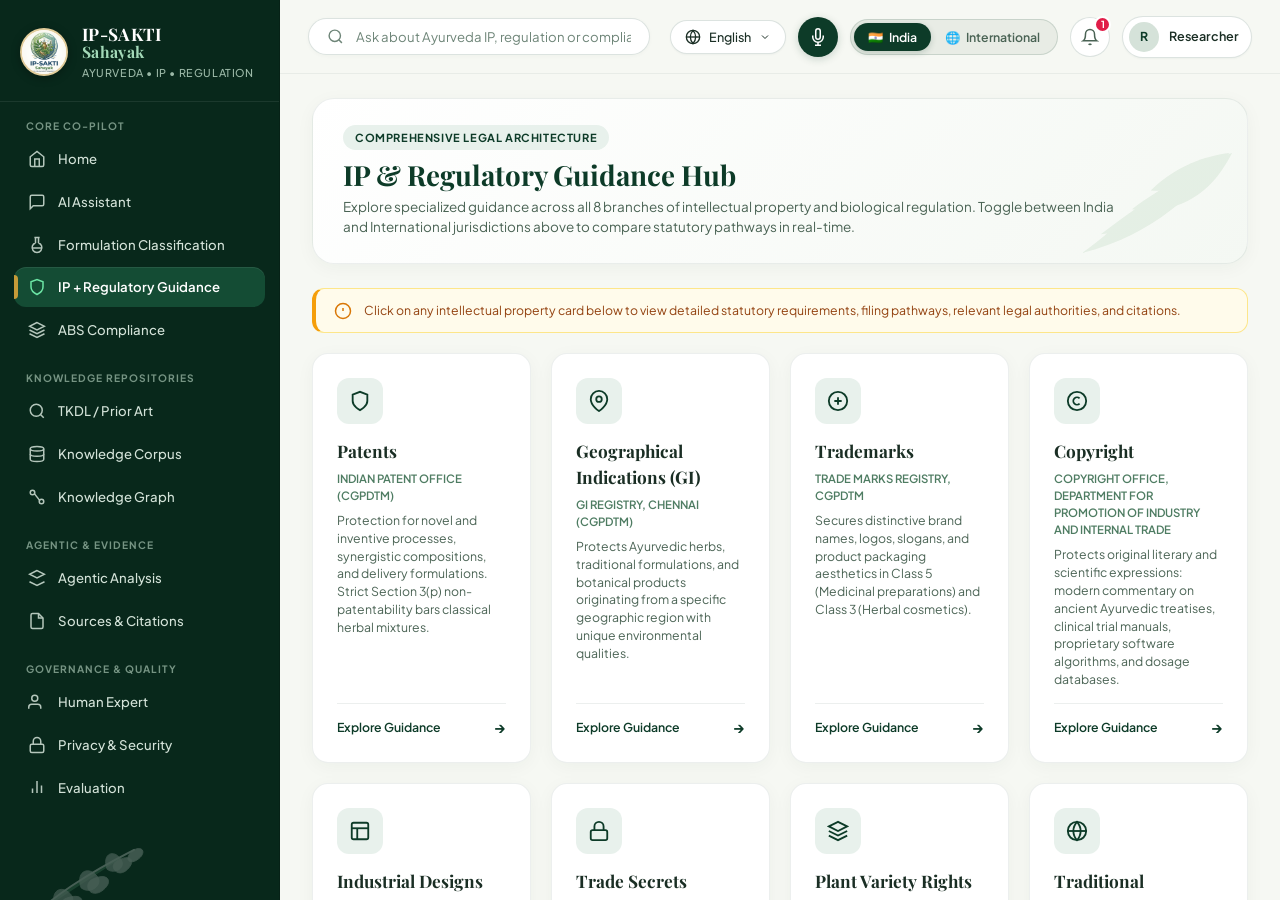
<file: ip-regulatory-guidance.html>
<!DOCTYPE html>
<html lang="en">
<head>
  <meta charset="UTF-8">
  <meta name="viewport" content="width=device-width, initial-scale=1.0">
  <title>IP &amp; Regulatory Guidance — IP-SAKTI Sahayak</title>
  <meta name="description" content="Comprehensive guidance across all 8 IP categories for Ayurvedic formulations, patents, GI, trademarks, and traditional knowledge.">
  <link rel="icon" type="image/png" href="assets/favicon.png">
  
  <link rel="preconnect" href="https://fonts.googleapis.com">
  <link rel="preconnect" href="https://fonts.gstatic.com" crossorigin>
  <link href="https://fonts.googleapis.com/css2?family=Playfair+Display:ital,wght@0,500;0,600;0,700;1,400;1,600&family=Plus+Jakarta+Sans:wght@400;500;600;700;800&display=swap" rel="stylesheet">
  
  <link rel="stylesheet" href="common.css">
  <link rel="stylesheet" href="ip-regulatory-guidance.css">
</head>
<body>

  <div class="app-container">

    <!-- Global Left Sidebar -->
    <aside class="app-sidebar" id="app-sidebar" aria-label="Main Navigation">
      <div class="sidebar-header">
        <div class="brand-emblem-wrap">
          <img src="assets/logo.jpg" alt="IP-SAKTI Sahayak Emblem" class="brand-emblem-img">
        </div>
        <div class="brand-titles">
          <span class="brand-name">IP-SAKTI</span>
          <span class="brand-name" style="color: #A3D9B8; font-size: 1.05rem; margin-top: -2px;">Sahayak</span>
          <span class="brand-subtitle" data-i18n="brand_subtitle">Ayurveda • IP • Regulation</span>
        </div>
      </div>

      <nav class="sidebar-nav">
        <div class="nav-group">
          <div class="nav-group-title" data-i18n="nav_core_copilot">CORE CO-PILOT</div>
          <ul class="nav-list">
            <li><a href="index.html" class="nav-item-link"><svg width="18" height="18" class="nav-icon" viewBox="0 0 24 24" fill="none" stroke="currentColor" stroke-width="2"><path d="M3 9l9-7 9 7v11a2 2 0 0 1-2 2H5a2 2 0 0 1-2-2z"></path><polyline points="9 22 9 12 15 12 15 22"></polyline></svg><span data-i18n="nav_home">Home</span></a></li>
            <li><a href="ai-assistant.html" class="nav-item-link"><svg width="18" height="18" class="nav-icon" viewBox="0 0 24 24" fill="none" stroke="currentColor" stroke-width="2"><path d="M21 15a2 2 0 0 1-2 2H7l-4 4V5a2 2 0 0 1 2-2h14a2 2 0 0 1 2 2z"></path></svg><span data-i18n="nav_ai_assistant">AI Assistant</span></a></li>
            <li><a href="formulation-classification.html" class="nav-item-link"><svg width="18" height="18" class="nav-icon" viewBox="0 0 24 24" fill="none" stroke="currentColor" stroke-width="2"><path d="M10 2v7.31M14 2v7.31M8.5 2h7M14 9.3a6.5 6.5 0 1 1-4 0"></path><path d="M5.52 16h12.96"></path></svg><span data-i18n="nav_formulation">Formulation Classification</span></a></li>
            <li><a href="ip-regulatory-guidance.html" class="nav-item-link active"><svg width="18" height="18" class="nav-icon" viewBox="0 0 24 24" fill="none" stroke="currentColor" stroke-width="2"><path d="M12 22s8-4 8-10V5l-8-3-8 3v7c0 6 8 10 8 10z"></path></svg><span data-i18n="nav_ip_guidance">IP + Regulatory Guidance</span></a></li>
            <li><a href="abs-compliance.html" class="nav-item-link"><svg width="18" height="18" class="nav-icon" viewBox="0 0 24 24" fill="none" stroke="currentColor" stroke-width="2"><path d="M12 2L2 7l10 5 10-5-10-5zM2 17l10 5 10-5M2 12l10 5 10-5"></path></svg><span data-i18n="nav_abs">ABS Compliance</span></a></li>
          </ul>
        </div>

        <div class="nav-group">
          <div class="nav-group-title" data-i18n="nav_knowledge_repos">KNOWLEDGE REPOSITORIES</div>
          <ul class="nav-list">
            <li><a href="tkdl-prior-art.html" class="nav-item-link"><svg width="18" height="18" class="nav-icon" viewBox="0 0 24 24" fill="none" stroke="currentColor" stroke-width="2"><circle cx="11" cy="11" r="8"></circle><line x1="21" y1="21" x2="16.65" y2="16.65"></line></svg><span data-i18n="nav_tkdl">TKDL / Prior Art</span></a></li>
            <li><a href="knowledge-corpus.html" class="nav-item-link"><svg width="18" height="18" class="nav-icon" viewBox="0 0 24 24" fill="none" stroke="currentColor" stroke-width="2"><ellipse cx="12" cy="5" rx="9" ry="3"></ellipse><path d="M21 12c0 1.66-4 3-9 3s-9-1.34-9-3"></path><path d="M3 5v14c0 1.66 4 3 9 3s9-1.34 9-3V5"></path></svg><span data-i18n="nav_corpus">Knowledge Corpus</span></a></li>
            <li><a href="knowledge-graph.html" class="nav-item-link"><svg width="18" height="18" class="nav-icon" viewBox="0 0 24 24" fill="none" stroke="currentColor" stroke-width="2"><circle cx="6" cy="6" r="3"></circle><circle cx="18" cy="18" r="3"></circle><line x1="8.5" y1="7.5" x2="15.5" y2="16.5"></line></svg><span data-i18n="nav_graph">Knowledge Graph</span></a></li>
          </ul>
        </div>

        <div class="nav-group">
          <div class="nav-group-title" data-i18n="nav_agentic">AGENTIC &amp; EVIDENCE</div>
          <ul class="nav-list">
            <li><a href="agentic-analysis.html" class="nav-item-link"><svg width="18" height="18" class="nav-icon" viewBox="0 0 24 24" fill="none" stroke="currentColor" stroke-width="2"><polygon points="12 2 2 7 12 12 22 7 12 2"></polygon><polyline points="2 17 12 22 22 17"></polyline></svg><span data-i18n="nav_agentic_analysis">Agentic Analysis</span></a></li>
            <li><a href="sources-citations.html" class="nav-item-link"><svg width="18" height="18" class="nav-icon" viewBox="0 0 24 24" fill="none" stroke="currentColor" stroke-width="2"><path d="M14 2H6a2 2 0 0 0-2 2v16a2 2 0 0 0 2 2h12a2 2 0 0 0 2-2V8z"></path><polyline points="14 2 14 8 20 8"></polyline></svg><span data-i18n="nav_sources">Sources &amp; Citations</span></a></li>
          </ul>
        </div>

        <div class="nav-group">
          <div class="nav-group-title" data-i18n="nav_governance">GOVERNANCE &amp; QUALITY</div>
          <ul class="nav-list">
            <li><a href="human-expert.html" class="nav-item-link"><svg width="18" height="18" class="nav-icon" viewBox="0 0 24 24" fill="none" stroke="currentColor" stroke-width="2"><path d="M17 21v-2a4 4 0 0 0-4-4H5a4 4 0 0 0-4 4v2"></path><circle cx="9" cy="7" r="4"></circle></svg><span data-i18n="nav_human_expert">Human Expert</span></a></li>
            <li><a href="privacy-security.html" class="nav-item-link"><svg width="18" height="18" class="nav-icon" viewBox="0 0 24 24" fill="none" stroke="currentColor" stroke-width="2"><rect x="3" y="11" width="18" height="11" rx="2" ry="2"></rect><path d="M7 11V7a5 5 0 0 1 10 0v4"></path></svg><span data-i18n="nav_privacy">Privacy &amp; Security</span></a></li>
            <li><a href="evaluation.html" class="nav-item-link"><svg width="18" height="18" class="nav-icon" viewBox="0 0 24 24" fill="none" stroke="currentColor" stroke-width="2"><line x1="18" y1="20" x2="18" y2="10"></line><line x1="12" y1="20" x2="12" y2="4"></line><line x1="6" y1="20" x2="6" y2="14"></line></svg><span data-i18n="nav_evaluation">Evaluation</span></a></li>
          </ul>
        </div>
      </nav>

      <div class="sidebar-botanical-art">
        <svg width="140" height="95" viewBox="0 0 140 95" fill="none" stroke="currentColor">
          <path d="M10 90 C35 70, 60 48, 125 15" stroke="currentColor" stroke-width="2" stroke-linecap="round"/>
          <path d="M125 15 C136 10, 138 20, 128 26 C118 32, 114 22, 125 15 Z" fill="currentColor" opacity="0.85"/>
          <path d="M105 28 C120 18, 128 26, 118 36 C108 46, 98 34, 105 28 Z" fill="currentColor" opacity="0.8"/>
          <path d="M96 36 C90 20, 102 14, 110 24 C118 34, 104 42, 96 36 Z" fill="currentColor" opacity="0.75"/>
          <path d="M78 48 C95 38, 104 48, 92 58 C80 68, 70 56, 78 48 Z" fill="currentColor" opacity="0.8"/>
          <path d="M68 56 C62 40, 74 32, 84 42 C94 52, 78 64, 68 56 Z" fill="currentColor" opacity="0.75"/>
          <path d="M50 68 C68 60, 75 70, 63 80 C51 90, 42 76, 50 68 Z" fill="currentColor" opacity="0.75"/>
          <path d="M40 76 C34 60, 46 52, 56 62 C66 72, 48 84, 40 76 Z" fill="currentColor" opacity="0.7"/>
        </svg>
      </div>

      <div class="sidebar-footer">
        <a href="privacy-security.html" class="dpdp-badge-btn">
          <div class="dpdp-badge-left">
            <svg width="14" height="14" viewBox="0 0 24 24" fill="none" stroke="currentColor" stroke-width="2"><path d="M12 22s8-4 8-10V5l-8-3-8 3v7c0 6 8 10 8 10z"></path></svg>
            <span data-i18n="sidebar_dpdp">DPDP-Aligned Prototype</span>
          </div>
          <svg width="14" height="14" viewBox="0 0 24 24" fill="none" stroke="currentColor" stroke-width="2"><circle cx="12" cy="12" r="3"></circle><path d="M19.4 15a1.65 1.65 0 0 0 .33 1.82l.06.06a2 2 0 0 1 0 2.83 2 2 0 0 1-2.83 0l-.06-.06a1.65 1.65 0 0 0-1.82-.33 1.65 1.65 0 0 0-1 1.51V21a2 2 0 0 1-2 2 2 2 0 0 1-2-2v-.09A1.65 1.65 0 0 0 9 19.4a1.65 1.65 0 0 0-1.82.33l-.06.06a2 2 0 0 1-2.83 0 2 2 0 0 1 0-2.83l.06-.06a1.65 1.65 0 0 0 .33-1.82 1.65 1.65 0 0 0-1.51-1H3a2 2 0 0 1-2-2 2 2 0 0 1 2-2h.09A1.65 1.65 0 0 0 4.6 9a1.65 1.65 0 0 0-.33-1.82l-.06-.06a2 2 0 0 1 0-2.83 2 2 0 0 1 2.83 0l.06.06a1.65 1.65 0 0 0 1.82.33H9a1.65 1.65 0 0 0 1-1.51V3a2 2 0 0 1 2-2 2 2 0 0 1 2 2v.09a1.65 1.65 0 0 0 1 1.51 1.65 1.65 0 0 0 1.82-.33l.06-.06a2 2 0 0 1 2.83 0 2 2 0 0 1 0 2.83l-.06.06a1.65 1.65 0 0 0-.33 1.82V9a1.65 1.65 0 0 0 1.51 1H21a2 2 0 0 1 2 2 2 2 0 0 1-2 2h-.09a1.65 1.65 0 0 0-1.51 1z"></path></svg>
        </a>
        <p class="sidebar-legal-disclaimer" data-i18n="sidebar_legal_disclaimer">
          This information is provided for informational and educational purposes only and does not constitute legal advice.
        </p>
      </div>
    </aside>

    <!-- Main Viewport -->
    <main class="main-viewport">
      
      <!-- Top Header Navigation -->
      <header class="top-header">
        <button class="mobile-menu-btn" id="mobile-menu-toggle" aria-label="Toggle Menu">
          <svg width="22" height="22" viewBox="0 0 24 24" fill="none" stroke="currentColor" stroke-width="2"><line x1="3" y1="12" x2="21" y2="12"></line><line x1="3" y1="6" x2="21" y2="6"></line><line x1="3" y1="18" x2="21" y2="18"></line></svg>
        </button>

        <div class="header-search-wrap">
          <div class="search-input-box">
            <svg width="16" height="16" class="search-icon" viewBox="0 0 24 24" fill="none" stroke="currentColor" stroke-width="2"><circle cx="11" cy="11" r="8"></circle><line x1="21" y1="21" x2="16.65" y2="16.65"></line></svg>
            <input type="text" class="search-input" id="global-search-input" placeholder="Ask about Ayurveda IP, regulation or compliance..." data-i18n-placeholder="search_placeholder">
            <button class="search-clear-btn" id="search-clear-btn" aria-label="Clear Search"><svg width="14" height="14" viewBox="0 0 24 24" fill="none" stroke="currentColor" stroke-width="2"><line x1="18" y1="6" x2="6" y2="18"></line><line x1="6" y1="6" x2="18" y2="18"></line></svg></button>
          </div>
          <div class="search-results-dropdown" id="global-search-results"></div>
        </div>

        <div class="header-actions-right">
          <!-- Language Selector -->
          <div class="lang-dropdown-wrap">
            <button class="lang-btn" id="lang-menu-btn" aria-haspopup="true" aria-expanded="false">
              <svg width="16" height="16" viewBox="0 0 24 24" fill="none" stroke="currentColor" stroke-width="2"><circle cx="12" cy="12" r="10"></circle><line x1="2" y1="12" x2="22" y2="12"></line><path d="M12 2a15.3 15.3 0 0 1 4 10 15.3 15.3 0 0 1-4 10 15.3 15.3 0 0 1-4-10 15.3 15.3 0 0 1 4-10z"></path></svg>
              <span id="current-lang-name">English</span>
              <svg width="12" height="12" viewBox="0 0 24 24" fill="none" stroke="currentColor" stroke-width="2"><polyline points="6 9 12 15 18 9"></polyline></svg>
            </button>
            <div class="lang-dropdown-menu" id="lang-dropdown-menu">
              <button class="lang-option-btn active" data-lang="en">English <span>EN</span></button>
              <button class="lang-option-btn" data-lang="hi">हिन्दी <span>HI</span></button>
              <button class="lang-option-btn" data-lang="mr">मराठी <span>MR</span></button>
              <button class="lang-option-btn" data-lang="gu">ગુજરાતી <span>GU</span></button>
              <button class="lang-option-btn" data-lang="ta">தமிழ் <span>TA</span></button>
              <button class="lang-option-btn" data-lang="te">తెలుగు <span>TE</span></button>
              <button class="lang-option-btn" data-lang="bn">বাংলা <span>BN</span></button>
              <button class="lang-option-btn" data-lang="kn">ಕನ್ನಡ <span>KN</span></button>
              <button class="lang-option-btn" data-lang="ml">മലയാളം <span>ML</span></button>
              <button class="lang-option-btn" data-lang="pa">ਪੰਜਾਬੀ <span>PA</span></button>
              <button class="lang-option-btn" data-lang="or">ଓଡ଼ିଆ <span>OR</span></button>
              <button class="lang-option-btn" data-lang="as">অসমীয়া <span>AS</span></button>
              <button class="lang-option-btn" data-lang="ur">اردو <span>UR</span></button>
              <button class="lang-option-btn" data-lang="sa">संस्कृतम् <span>SA</span></button>
            </div>
          </div>

          <!-- Voice Assistant Button -->
          <button class="voice-mic-btn" id="header-voice-btn" title="Voice Assistant (Click to speak)" aria-label="Start Voice Input">
            <svg width="18" height="18" viewBox="0 0 24 24" fill="none" stroke="currentColor" stroke-width="2"><path d="M12 1a3 3 0 0 0-3 3v8a3 3 0 0 0 6 0V4a3 3 0 0 0-3-3z"></path><path d="M19 10v2a7 7 0 0 1-14 0v-2"></path><line x1="12" y1="19" x2="12" y2="23"></line><line x1="8" y1="23" x2="16" y2="23"></line></svg>
          </button>

          <!-- Jurisdiction Selector -->
          <div class="jurisdiction-toggle-wrap" role="radiogroup" aria-label="Jurisdiction Selector">
            <button class="jurisdiction-btn active" id="btn-jurisdiction-india" data-jurisdiction="india" aria-checked="true" role="radio">
              <span>🇮🇳</span>
              <span data-i18n="jurisdiction_india">India</span>
            </button>
            <button class="jurisdiction-btn" id="btn-jurisdiction-intl" data-jurisdiction="international" aria-checked="false" role="radio">
              <span>🌐</span>
              <span data-i18n="jurisdiction_intl">International</span>
            </button>
          </div>

          <!-- Notifications -->
          <div style="position: relative;">
            <button class="header-icon-btn" id="notification-bell-btn" aria-label="View Notifications">
              <svg width="18" height="18" viewBox="0 0 24 24" fill="none" stroke="currentColor" stroke-width="2"><path d="M18 8A6 6 0 0 0 6 8c0 7-3 9-3 9h18s-3-2-3-9"></path><path d="M13.73 21a2 2 0 0 1-3.46 0"></path></svg>
              <span class="badge-count">1</span>
            </button>
            <div class="lang-dropdown-menu" id="notifications-menu" style="min-width: 280px; right: 0;">
              <div style="padding: 8px 12px; font-weight: 700; font-size: 0.82rem; border-bottom: 1px solid var(--border-subtle); color: var(--color-primary);" data-i18n="notif_title">Regulatory Alerts</div>
              <div style="padding: 10px 12px; font-size: 0.8rem; border-bottom: 1px solid var(--border-subtle);">
                <div style="font-weight: 600; color: var(--color-primary);" data-i18n="notif_item1_title">Gazette Update: Rule 158B</div>
                <div style="color: var(--text-secondary); margin-top: 2px;" data-i18n="notif_item1_sub">Ministry of AYUSH updated evidence requirements for classical formulations.</div>
              </div>
            </div>
          </div>

          <!-- Profile -->
          <div class="profile-badge-btn">
            <div class="profile-avatar">R</div>
            <span class="profile-name" data-i18n="profile_user">Researcher</span>
          </div>
        </div>
      </header>

      <!-- Page Content: IP & Regulatory Guidance -->
      <div class="page-content-wrapper">
        
        <div class="page-header-banner">
          <div class="page-header-text">
            <span class="page-badge">Comprehensive Legal Architecture</span>
            <h1 class="page-title">IP &amp; Regulatory Guidance Hub</h1>
            <p class="page-desc">
              Explore specialized guidance across all 8 branches of intellectual property and biological regulation. Toggle between India and International jurisdictions above to compare statutory pathways in real-time.
            </p>
          </div>
        </div>

        <div class="contextual-disclaimer-banner">
          <svg width="18" height="18" viewBox="0 0 24 24" fill="none" stroke="currentColor" stroke-width="2"><circle cx="12" cy="12" r="10"></circle><line x1="12" y1="8" x2="12" y2="12"></line><line x1="12" y1="16" x2="12.01" y2="16"></line></svg>
          <span>
            Click on any intellectual property card below to view detailed statutory requirements, filing pathways, relevant legal authorities, and citations.
          </span>
        </div>

        <div class="ip-categories-grid" id="ip-cards-container"></div>

      </div>

    </main>

  </div>

  <!-- Detailed Guidance Modal -->
  <div class="modal-backdrop" id="ip-detail-modal">
    <div class="modal-window" style="max-width: 740px;">
      <div class="modal-header">
        <h3 class="modal-title" id="ip-modal-title">IP Guidance</h3>
        <button class="modal-close-btn" data-close-modal="ip-detail-modal">&times;</button>
      </div>
      <div class="modal-body" id="ip-modal-body"></div>
      <div class="modal-footer">
        <button class="btn-secondary-pill" data-close-modal="ip-detail-modal">Close</button>
        <button class="btn-primary-pill" id="ip-modal-query-btn">Ask AI About This</button>
      </div>
    </div>
  </div>

  <div class="toast-container" id="toast-container"></div>

  <script src="config.js"></script>
  <script src="common.js"></script>
  <script src="ip-regulatory-guidance.js"></script>
</body>
</html>
</file>
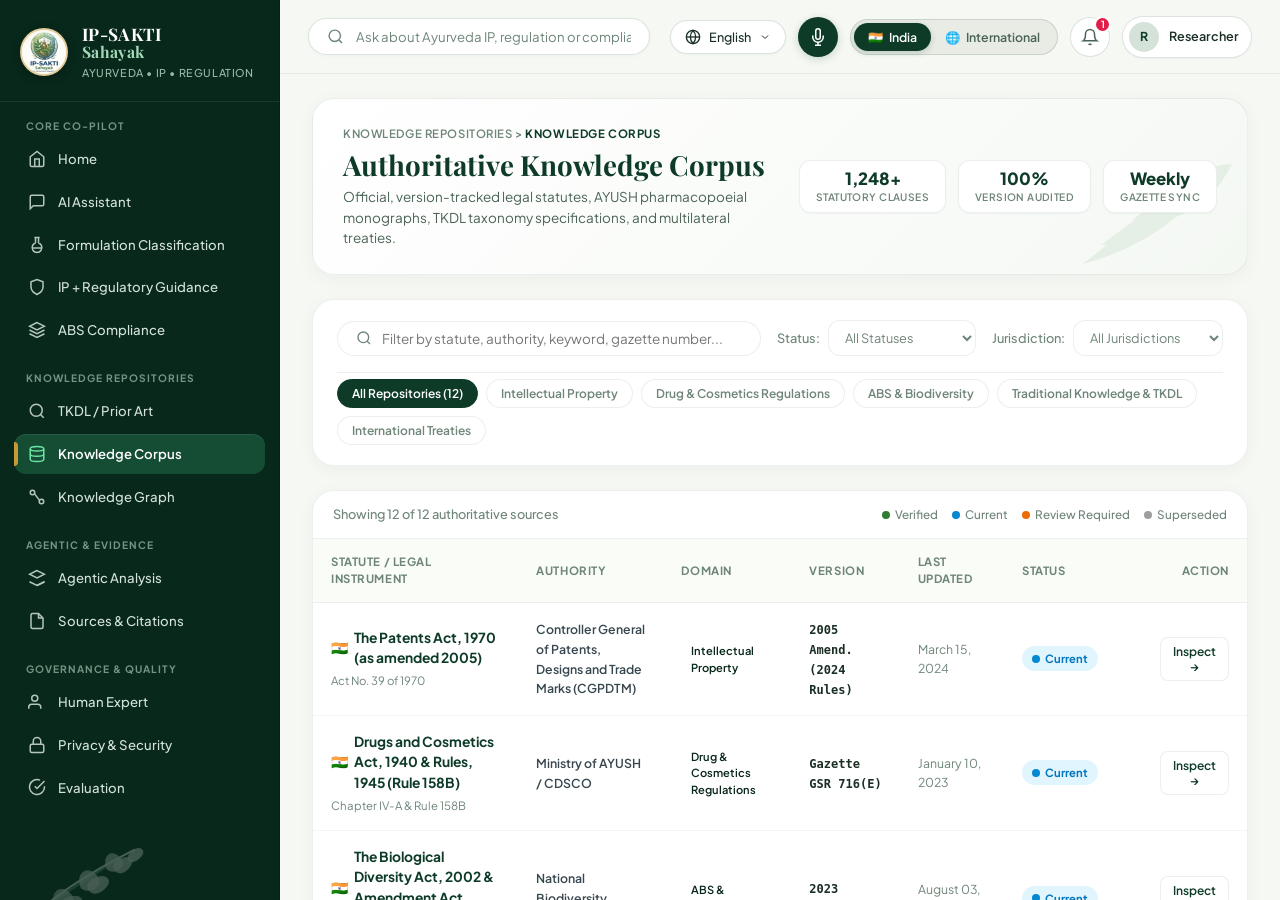
<file: knowledge-corpus.html>
<!DOCTYPE html>
<html lang="en">
<head>
  <meta charset="UTF-8">
  <meta name="viewport" content="width=device-width, initial-scale=1.0">
  <title>Knowledge Corpus — IP-SAKTI Sahayak</title>
  <meta name="description" content="Authoritative, version-tracked corpus of Ayurvedic IP statutes, AYUSH regulations, TKDL specifications, and international treaties.">
  <link rel="icon" type="image/png" href="assets/favicon.png">
  
  <link rel="preconnect" href="https://fonts.googleapis.com">
  <link rel="preconnect" href="https://fonts.gstatic.com" crossorigin>
  <link href="https://fonts.googleapis.com/css2?family=Playfair+Display:ital,wght@0,500;0,600;0,700;1,400;1,600&family=Plus+Jakarta+Sans:wght@400;500;600;700;800&display=swap" rel="stylesheet">
  
  <link rel="stylesheet" href="common.css">
  <link rel="stylesheet" href="knowledge-corpus.css">
</head>
<body>

  <div class="app-container">

    <!-- Global Left Sidebar -->
    <aside class="app-sidebar" id="app-sidebar" aria-label="Main Navigation">
      <div class="sidebar-header">
        <div class="brand-emblem-wrap">
          <img src="assets/logo.jpg" alt="IP-SAKTI Sahayak Emblem" class="brand-emblem-img">
        </div>
        <div class="brand-titles">
          <span class="brand-name">IP-SAKTI</span>
          <span class="brand-name" style="color: #A3D9B8; font-size: 1.05rem; margin-top: -2px;">Sahayak</span>
          <span class="brand-subtitle" data-i18n="brand_subtitle">Ayurveda • IP • Regulation</span>
        </div>
      </div>

      <nav class="sidebar-nav">
        <div class="nav-group">
          <div class="nav-group-title" data-i18n="nav_core_copilot">CORE CO-PILOT</div>
          <ul class="nav-list">
            <li><a href="index.html" class="nav-item-link"><svg width="18" height="18" class="nav-icon" viewBox="0 0 24 24" fill="none" stroke="currentColor" stroke-width="2"><path d="M3 9l9-7 9 7v11a2 2 0 0 1-2 2H5a2 2 0 0 1-2-2z"></path><polyline points="9 22 9 12 15 12 15 22"></polyline></svg><span data-i18n="nav_home">Home</span></a></li>
            <li><a href="ai-assistant.html" class="nav-item-link"><svg width="18" height="18" class="nav-icon" viewBox="0 0 24 24" fill="none" stroke="currentColor" stroke-width="2"><path d="M21 15a2 2 0 0 1-2 2H7l-4 4V5a2 2 0 0 1 2-2h14a2 2 0 0 1 2 2z"></path></svg><span data-i18n="nav_ai_assistant">AI Assistant</span></a></li>
            <li><a href="formulation-classification.html" class="nav-item-link"><svg width="18" height="18" class="nav-icon" viewBox="0 0 24 24" fill="none" stroke="currentColor" stroke-width="2"><path d="M10 2v7.31M14 2v7.31M8.5 2h7M14 9.3a6.5 6.5 0 1 1-4 0"></path><path d="M5.52 16h12.96"></path></svg><span data-i18n="nav_formulation">Formulation Classification</span></a></li>
            <li><a href="ip-regulatory-guidance.html" class="nav-item-link"><svg width="18" height="18" class="nav-icon" viewBox="0 0 24 24" fill="none" stroke="currentColor" stroke-width="2"><path d="M12 22s8-4 8-10V5l-8-3-8 3v7c0 6 8 10 8 10z"></path></svg><span data-i18n="nav_ip_guidance">IP + Regulatory Guidance</span></a></li>
            <li><a href="abs-compliance.html" class="nav-item-link"><svg width="18" height="18" class="nav-icon" viewBox="0 0 24 24" fill="none" stroke="currentColor" stroke-width="2"><path d="M12 2L2 7l10 5 10-5-10-5zM2 17l10 5 10-5M2 12l10 5 10-5"></path></svg><span data-i18n="nav_abs">ABS Compliance</span></a></li>
          </ul>
        </div>

        <div class="nav-group">
          <div class="nav-group-title" data-i18n="nav_knowledge_repos">KNOWLEDGE REPOSITORIES</div>
          <ul class="nav-list">
            <li><a href="tkdl-prior-art.html" class="nav-item-link"><svg width="18" height="18" class="nav-icon" viewBox="0 0 24 24" fill="none" stroke="currentColor" stroke-width="2"><circle cx="11" cy="11" r="8"></circle><line x1="21" y1="21" x2="16.65" y2="16.65"></line></svg><span data-i18n="nav_tkdl">TKDL / Prior Art</span></a></li>
            <li><a href="knowledge-corpus.html" class="nav-item-link active"><svg width="18" height="18" class="nav-icon" viewBox="0 0 24 24" fill="none" stroke="currentColor" stroke-width="2"><ellipse cx="12" cy="5" rx="9" ry="3"></ellipse><path d="M21 12c0 1.66-4 3-9 3s-9-1.34-9-3"></path><path d="M3 5v14c0 1.66 4 3 9 3s9-1.34 9-3V5"></path></svg><span data-i18n="nav_corpus">Knowledge Corpus</span></a></li>
            <li><a href="knowledge-graph.html" class="nav-item-link"><svg width="18" height="18" class="nav-icon" viewBox="0 0 24 24" fill="none" stroke="currentColor" stroke-width="2"><circle cx="6" cy="6" r="3"></circle><circle cx="18" cy="18" r="3"></circle><line x1="8.5" y1="7.5" x2="15.5" y2="16.5"></line></svg><span data-i18n="nav_graph">Knowledge Graph</span></a></li>
          </ul>
        </div>

        <div class="nav-group">
          <div class="nav-group-title" data-i18n="nav_agentic">AGENTIC &amp; EVIDENCE</div>
          <ul class="nav-list">
            <li><a href="agentic-analysis.html" class="nav-item-link"><svg width="18" height="18" class="nav-icon" viewBox="0 0 24 24" fill="none" stroke="currentColor" stroke-width="2"><polygon points="12 2 2 7 12 12 22 7 12 2"></polygon><polyline points="12 22 22 17"></polyline><polyline points="2 17 12 22 22 17"></polyline></svg><span data-i18n="nav_agentic_analysis">Agentic Analysis</span></a></li>
            <li><a href="sources-citations.html" class="nav-item-link"><svg width="18" height="18" class="nav-icon" viewBox="0 0 24 24" fill="none" stroke="currentColor" stroke-width="2"><path d="M14 2H6a2 2 0 0 0-2 2v16a2 2 0 0 0 2 2h12a2 2 0 0 0 2-2V8z"></path><polyline points="14 2 14 8 20 8"></polyline></svg><span data-i18n="nav_sources">Sources &amp; Citations</span></a></li>
          </ul>
        </div>

        <div class="nav-group">
          <div class="nav-group-title" data-i18n="nav_governance">GOVERNANCE &amp; QUALITY</div>
          <ul class="nav-list">
            <li><a href="human-expert.html" class="nav-item-link"><svg width="18" height="18" class="nav-icon" viewBox="0 0 24 24" fill="none" stroke="currentColor" stroke-width="2"><path d="M17 21v-2a4 4 0 0 0-4-4H5a4 4 0 0 0-4 4v2"></path><circle cx="9" cy="7" r="4"></circle></svg><span data-i18n="nav_human_expert">Human Expert</span></a></li>
            <li><a href="privacy-security.html" class="nav-item-link"><svg width="18" height="18" class="nav-icon" viewBox="0 0 24 24" fill="none" stroke="currentColor" stroke-width="2"><rect x="3" y="11" width="18" height="11" rx="2" ry="2"></rect><path d="M7 11V7a5 5 0 0 1 10 0v4"></path></svg><span data-i18n="nav_privacy">Privacy &amp; Security</span></a></li>
            <li><a href="evaluation.html" class="nav-item-link"><svg width="18" height="18" class="nav-icon" viewBox="0 0 24 24" fill="none" stroke="currentColor" stroke-width="2"><path d="M22 11.08V12a10 10 0 1 1-5.93-9.14"></path><polyline points="22 4 12 14.01 9 11.01"></polyline></svg><span data-i18n="nav_evaluation">Evaluation</span></a></li>
          </ul>
        </div>
      </nav>

      <div class="sidebar-botanical-art">
        <svg width="140" height="95" viewBox="0 0 140 95" fill="none" stroke="currentColor">
          <path d="M10 90 C35 70, 60 48, 125 15" stroke="currentColor" stroke-width="2" stroke-linecap="round"/>
          <path d="M125 15 C136 10, 138 20, 128 26 C118 32, 114 22, 125 15 Z" fill="currentColor" opacity="0.85"/>
          <path d="M105 28 C120 18, 128 26, 118 36 C108 46, 98 34, 105 28 Z" fill="currentColor" opacity="0.8"/>
          <path d="M96 36 C90 20, 102 14, 110 24 C118 34, 104 42, 96 36 Z" fill="currentColor" opacity="0.75"/>
          <path d="M78 48 C95 38, 104 48, 92 58 C80 68, 70 56, 78 48 Z" fill="currentColor" opacity="0.8"/>
          <path d="M68 56 C62 40, 74 32, 84 42 C94 52, 78 64, 68 56 Z" fill="currentColor" opacity="0.75"/>
          <path d="M50 68 C68 60, 75 70, 63 80 C51 90, 42 76, 50 68 Z" fill="currentColor" opacity="0.75"/>
          <path d="M40 76 C34 60, 46 52, 56 62 C66 72, 48 84, 40 76 Z" fill="currentColor" opacity="0.7"/>
        </svg>
      </div>

      <div class="sidebar-footer">
        <a href="privacy-security.html" class="dpdp-badge-btn">
          <div class="dpdp-badge-left">
            <svg width="14" height="14" viewBox="0 0 24 24" fill="none" stroke="currentColor" stroke-width="2"><path d="M12 22s8-4 8-10V5l-8-3-8 3v7c0 6 8 10 8 10z"></path></svg>
            <span data-i18n="sidebar_dpdp">DPDP-Aligned Prototype</span>
          </div>
          <svg width="14" height="14" viewBox="0 0 24 24" fill="none" stroke="currentColor" stroke-width="2"><circle cx="12" cy="12" r="3"></circle><path d="M19.4 15a1.65 1.65 0 0 0 .33 1.82l.06.06a2 2 0 0 1 0 2.83 2 2 0 0 1-2.83 0l-.06-.06a1.65 1.65 0 0 0-1.82-.33 1.65 1.65 0 0 0-1 1.51V21a2 2 0 0 1-2 2 2 2 0 0 1-2-2v-.09A1.65 1.65 0 0 0 9 19.4a1.65 1.65 0 0 0-1.82.33l-.06.06a2 2 0 0 1-2.83 0 2 2 0 0 1 0-2.83l.06-.06a1.65 1.65 0 0 0 .33-1.82 1.65 1.65 0 0 0-1.51-1H3a2 2 0 0 1-2-2 2 2 0 0 1 2-2h.09A1.65 1.65 0 0 0 4.6 9a1.65 1.65 0 0 0-.33-1.82l-.06-.06a2 2 0 0 1 0-2.83 2 2 0 0 1 2.83 0l.06.06a1.65 1.65 0 0 0 1.82.33H9a1.65 1.65 0 0 0 1-1.51V3a2 2 0 0 1 2-2 2 2 0 0 1 2 2v.09a1.65 1.65 0 0 0 1 1.51 1.65 1.65 0 0 0 1.82-.33l.06-.06a2 2 0 0 1 2.83 0 2 2 0 0 1 0 2.83l-.06.06a1.65 1.65 0 0 0-.33 1.82V9a1.65 1.65 0 0 0 1.51 1H21a2 2 0 0 1 2 2 2 2 0 0 1-2 2h-.09a1.65 1.65 0 0 0-1.51 1z"></path></svg>
        </a>
        <p class="sidebar-legal-disclaimer" data-i18n="sidebar_legal_disclaimer">
          This information is provided for informational and educational purposes only and does not constitute legal advice.
        </p>
      </div>
    </aside>

    <!-- Main Viewport -->
    <main class="main-viewport">
      
      <!-- Top Navigation Bar -->
      <header class="top-header">
        <button class="mobile-menu-btn" id="mobile-menu-toggle" aria-label="Toggle Menu">
          <svg width="22" height="22" viewBox="0 0 24 24" fill="none" stroke="currentColor" stroke-width="2"><line x1="3" y1="12" x2="21" y2="12"></line><line x1="3" y1="6" x2="21" y2="6"></line><line x1="3" y1="18" x2="21" y2="18"></line></svg>
        </button>

        <div class="header-search-wrap">
          <div class="search-input-box">
            <svg width="16" height="16" class="search-icon" viewBox="0 0 24 24" fill="none" stroke="currentColor" stroke-width="2"><circle cx="11" cy="11" r="8"></circle><line x1="21" y1="21" x2="16.65" y2="16.65"></line></svg>
            <input type="text" class="search-input" id="global-search-input" placeholder="Ask about Ayurveda IP, regulation or compliance..." data-i18n-placeholder="search_placeholder">
            <button class="search-clear-btn" id="search-clear-btn" aria-label="Clear Search">
              <svg width="14" height="14" viewBox="0 0 24 24" fill="none" stroke="currentColor" stroke-width="2"><line x1="18" y1="6" x2="6" y2="18"></line><line x1="6" y1="6" x2="18" y2="18"></line></svg>
            </button>
          </div>
          <div class="search-results-dropdown" id="global-search-results"></div>
        </div>

        <div class="header-actions-right">
          <!-- Language Selector -->
          <div class="lang-dropdown-wrap">
            <button class="lang-btn" id="lang-menu-btn" aria-haspopup="true" aria-expanded="false">
              <svg width="16" height="16" viewBox="0 0 24 24" fill="none" stroke="currentColor" stroke-width="2"><circle cx="12" cy="12" r="10"></circle><line x1="2" y1="12" x2="22" y2="12"></line><path d="M12 2a15.3 15.3 0 0 1 4 10 15.3 15.3 0 0 1-4 10 15.3 15.3 0 0 1-4-10 15.3 15.3 0 0 1 4-10z"></path></svg>
              <span id="current-lang-name">English</span>
              <svg width="12" height="12" viewBox="0 0 24 24" fill="none" stroke="currentColor" stroke-width="2"><polyline points="6 9 12 15 18 9"></polyline></svg>
            </button>
            <div class="lang-dropdown-menu" id="lang-dropdown-menu">
              <button class="lang-option-btn active" data-lang="en">English <span>EN</span></button>
              <button class="lang-option-btn" data-lang="hi">हिन्दी <span>HI</span></button>
              <button class="lang-option-btn" data-lang="mr">मराठी <span>MR</span></button>
              <button class="lang-option-btn" data-lang="gu">ગુજરાતી <span>GU</span></button>
              <button class="lang-option-btn" data-lang="ta">தமிழ் <span>TA</span></button>
              <button class="lang-option-btn" data-lang="te">తెలుగు <span>TE</span></button>
              <button class="lang-option-btn" data-lang="bn">বাংলা <span>BN</span></button>
              <button class="lang-option-btn" data-lang="kn">ಕನ್ನಡ <span>KN</span></button>
              <button class="lang-option-btn" data-lang="ml">മലയാളം <span>ML</span></button>
              <button class="lang-option-btn" data-lang="pa">ਪੰਜਾਬੀ <span>PA</span></button>
              <button class="lang-option-btn" data-lang="or">ଓଡ଼ିଆ <span>OR</span></button>
              <button class="lang-option-btn" data-lang="as">অসমীয়া <span>AS</span></button>
              <button class="lang-option-btn" data-lang="ur">اردو <span>UR</span></button>
              <button class="lang-option-btn" data-lang="sa">संस्कृतम् <span>SA</span></button>
            </div>
          </div>

          <!-- Voice Assistant Button -->
          <button class="voice-mic-btn" id="header-voice-btn" title="Voice Assistant (Click to speak)" aria-label="Start Voice Input">
            <svg width="18" height="18" viewBox="0 0 24 24" fill="none" stroke="currentColor" stroke-width="2"><path d="M12 1a3 3 0 0 0-3 3v8a3 3 0 0 0 6 0V4a3 3 0 0 0-3-3z"></path><path d="M19 10v2a7 7 0 0 1-14 0v-2"></path><line x1="12" y1="19" x2="12" y2="23"></line><line x1="8" y1="23" x2="16" y2="23"></line></svg>
          </button>

          <!-- Jurisdiction Selector -->
          <div class="jurisdiction-toggle-wrap" role="radiogroup" aria-label="Jurisdiction Selector">
            <button class="jurisdiction-btn active" id="btn-jurisdiction-india" data-jurisdiction="india" aria-checked="true" role="radio">
              <span>🇮🇳</span>
              <span data-i18n="jurisdiction_india">India</span>
            </button>
            <button class="jurisdiction-btn" id="btn-jurisdiction-intl" data-jurisdiction="international" aria-checked="false" role="radio">
              <span>🌐</span>
              <span data-i18n="jurisdiction_intl">International</span>
            </button>
          </div>

          <!-- Notification Bell -->
          <div style="position: relative;">
            <button class="header-icon-btn" id="notification-bell-btn" aria-label="View Notifications">
              <svg width="18" height="18" viewBox="0 0 24 24" fill="none" stroke="currentColor" stroke-width="2"><path d="M18 8A6 6 0 0 0 6 8c0 7-3 9-3 9h18s-3-2-3-9"></path><path d="M13.73 21a2 2 0 0 1-3.46 0"></path></svg>
              <span class="badge-count">1</span>
            </button>
            <div class="lang-dropdown-menu" id="notifications-menu" style="min-width: 280px; right: 0;">
              <div style="padding: 8px 12px; font-weight: 700; font-size: 0.82rem; border-bottom: 1px solid var(--border-subtle); color: var(--color-primary);" data-i18n="notif_title">
                Regulatory Alerts
              </div>
              <div style="padding: 10px 12px; font-size: 0.8rem; border-bottom: 1px solid var(--border-subtle);">
                <div style="font-weight: 600; color: var(--color-primary);" data-i18n="notif_item1_title">Gazette Update: Rule 158B</div>
                <div style="color: var(--text-secondary); margin-top: 2px;" data-i18n="notif_item1_sub">Ministry of AYUSH updated evidence requirements for classical formulations.</div>
                <div style="font-size: 0.7rem; color: var(--text-muted); margin-top: 4px;">Today, 10:30 AM</div>
              </div>
              <div style="padding: 8px 12px; text-align: center;">
                <button style="font-size: 0.76rem; color: var(--color-primary); font-weight: 600;" id="mark-all-read-btn" data-i18n="notif_mark_read">Mark all as read</button>
              </div>
            </div>
          </div>

          <!-- Profile -->
          <div class="profile-badge-btn">
            <div class="profile-avatar">R</div>
            <span class="profile-name" data-i18n="profile_user">Researcher</span>
          </div>
        </div>
      </header>

      <!-- Page Body -->
      <div class="page-content-wrapper">

        <!-- Page Hero Banner -->
        <div class="page-header-banner">
          <div class="page-header-text">
            <div class="page-breadcrumbs">
              <span>Knowledge Repositories</span> &gt; <span class="current">Knowledge Corpus</span>
            </div>
            <h1 class="page-title">Authoritative Knowledge Corpus</h1>
            <p class="page-subtitle">
              Official, version-tracked legal statutes, AYUSH pharmacopoeial monographs, TKDL taxonomy specifications, and multilateral treaties.
            </p>
          </div>
          <div class="header-metrics-strip">
            <div class="metric-chip">
              <span class="metric-num">1,248+</span>
              <span class="metric-lbl">Statutory Clauses</span>
            </div>
            <div class="metric-chip">
              <span class="metric-num">100%</span>
              <span class="metric-lbl">Version Audited</span>
            </div>
            <div class="metric-chip">
              <span class="metric-num">Weekly</span>
              <span class="metric-lbl">Gazette Sync</span>
            </div>
          </div>
        </div>

        <!-- Filter & Search Bar -->
        <div class="corpus-toolbar">
          <div class="toolbar-top">
            <div class="corpus-search-box">
              <svg width="20" height="20" viewBox="0 0 24 24" fill="none" stroke="currentColor" stroke-width="2"><circle cx="11" cy="11" r="8"></circle><line x1="21" y1="21" x2="16.65" y2="16.65"></line></svg>
              <input type="text" id="corpus-filter-input" placeholder="Filter by statute, authority, keyword, gazette number..." aria-label="Filter Corpus">
            </div>

            <div class="corpus-status-filter">
              <label for="status-filter-select">Status:</label>
              <select id="status-filter-select" class="form-select-sm">
                <option value="all">All Statuses</option>
                <option value="verified">Verified</option>
                <option value="current">Current</option>
                <option value="superseded">Superseded</option>
                <option value="review">Review Required</option>
              </select>
            </div>

            <div class="corpus-jur-filter">
              <label for="jur-filter-select">Jurisdiction:</label>
              <select id="jur-filter-select" class="form-select-sm">
                <option value="all">All Jurisdictions</option>
                <option value="india">India Only</option>
                <option value="international">International Only</option>
              </select>
            </div>
          </div>

          <!-- Domain Pills -->
          <div class="domain-pills-row" id="domain-pills-container">
            <button class="domain-pill active" data-domain="all">All Repositories (12)</button>
            <button class="domain-pill" data-domain="ip">Intellectual Property</button>
            <button class="domain-pill" data-domain="regulatory">Drug &amp; Cosmetics Regulations</button>
            <button class="domain-pill" data-domain="abs">ABS &amp; Biodiversity</button>
            <button class="domain-pill" data-domain="tk">Traditional Knowledge &amp; TKDL</button>
            <button class="domain-pill" data-domain="treaty">International Treaties</button>
          </div>
        </div>

        <!-- Corpus Records Table / Card Grid -->
        <div class="corpus-table-container">
          <div class="table-meta-bar">
            <span id="corpus-count-label">Showing 12 authoritative sources</span>
            <span class="table-legend">
              <span class="legend-item"><span class="status-dot dot-verified"></span> Verified</span>
              <span class="legend-item"><span class="status-dot dot-current"></span> Current</span>
              <span class="legend-item"><span class="status-dot dot-review"></span> Review Required</span>
              <span class="legend-item"><span class="status-dot dot-superseded"></span> Superseded</span>
            </span>
          </div>

          <div class="corpus-table-responsive">
            <table class="corpus-table" id="corpus-table">
              <thead>
                <tr>
                  <th style="width: 28%;">Statute / Legal Instrument</th>
                  <th style="width: 18%;">Authority</th>
                  <th style="width: 14%;">Domain</th>
                  <th style="width: 10%;">Version</th>
                  <th style="width: 12%;">Last Updated</th>
                  <th style="width: 10%;">Status</th>
                  <th style="width: 8%; text-align: right;">Action</th>
                </tr>
              </thead>
              <tbody id="corpus-table-body">
                <!-- Dynamically populated by knowledge-corpus.js -->
              </tbody>
            </table>
          </div>
        </div>

        <!-- Prototype Disclaimer -->
        <div class="prototype-notice-card">
          <div class="notice-icon">
            <svg width="20" height="20" viewBox="0 0 24 24" fill="none" stroke="currentColor" stroke-width="2"><circle cx="12" cy="12" r="10"></circle><line x1="12" y1="8" x2="12" y2="12"></line><line x1="12" y1="16" x2="12.01" y2="16"></line></svg>
          </div>
          <div class="notice-content">
            <h4>Version Tracking &amp; Legislative Integrity Assurance</h4>
            <p>
              This knowledge corpus utilizes deterministic SHA-256 cryptographic verification hashes to ensure source fidelity against official Gazettes of India, WIPO treaties, and Ministry of AYUSH regulatory circulars. It provides informational baseline guidance only.
            </p>
          </div>
        </div>

      </div>
    </main>

  </div>

  <!-- Version History & Clause Inspector Modal -->
  <div class="modal-backdrop" id="corpus-modal">
    <div class="modal-window modal-lg">
      <div class="modal-header">
        <div>
          <span class="badge badge-outline" id="modal-jur-badge">🇮🇳 India</span>
          <h3 class="modal-title" id="modal-corpus-title">Statute Name</h3>
          <div class="modal-sub" id="modal-corpus-authority">Authority</div>
        </div>
        <button class="modal-close-btn" data-close-modal="corpus-modal">&times;</button>
      </div>
      <div class="modal-body" id="modal-corpus-body">
        <!-- Injected dynamically -->
      </div>
      <div class="modal-footer">
        <button class="btn-secondary-pill" data-close-modal="corpus-modal">Close</button>
        <a href="sources-citations.html" class="btn-primary-pill" id="modal-view-citations-btn">View Verified Citations &rarr;</a>
      </div>
    </div>
  </div>

  <div class="toast-container" id="toast-container"></div>

  <script src="config.js"></script>
  <script src="common.js"></script>
  <script src="knowledge-corpus.js"></script>
</body>
</html>
</file>
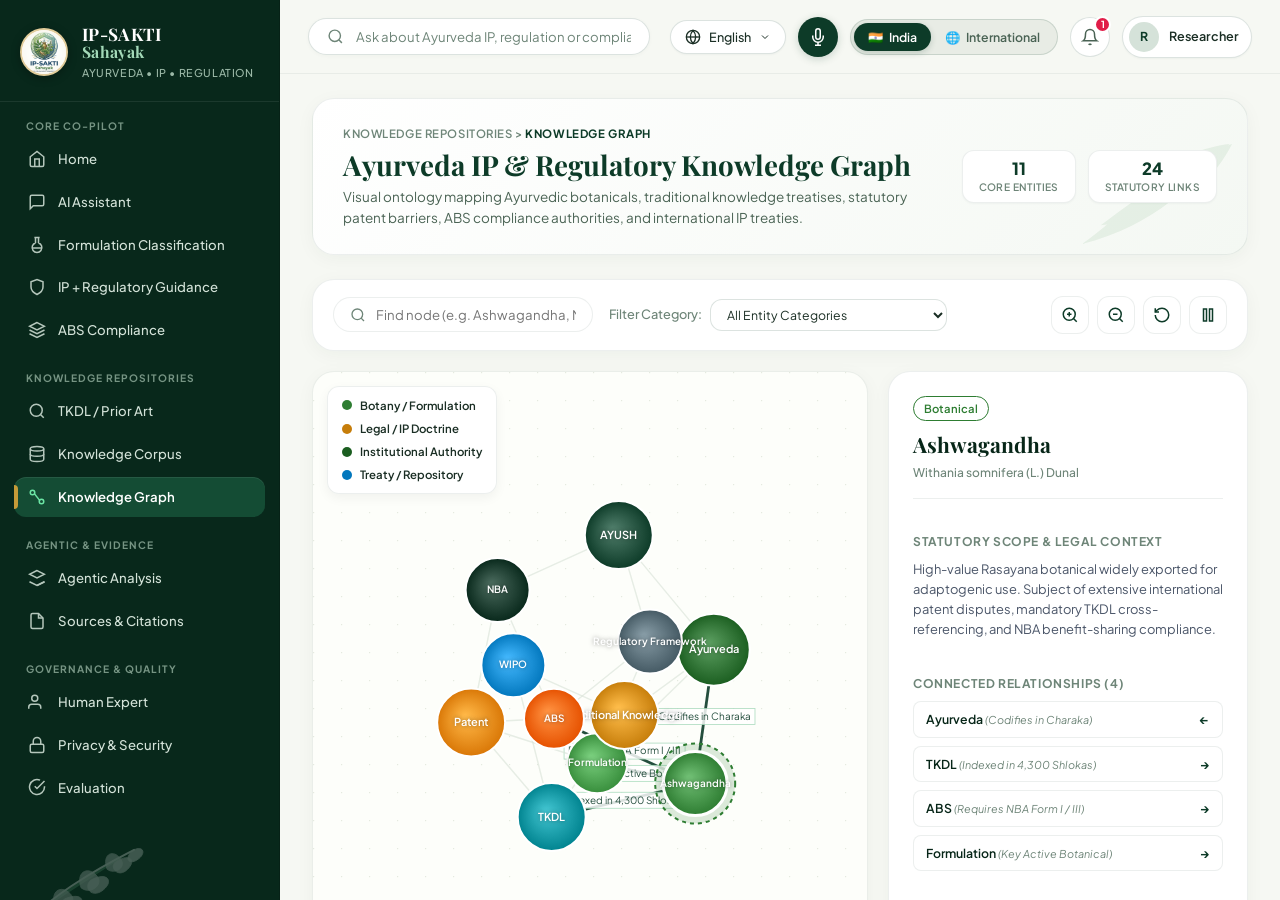
<file: knowledge-graph.html>
<!DOCTYPE html>
<html lang="en">
<head>
  <meta charset="UTF-8">
  <meta name="viewport" content="width=device-width, initial-scale=1.0">
  <title>Knowledge Graph — IP-SAKTI Sahayak</title>
  <meta name="description" content="Interactive HTML5 canvas knowledge graph connecting Ayurveda, TKDL, Patents, ABS, NBA, and Regulatory Frameworks.">
  <link rel="icon" type="image/png" href="assets/favicon.png">
  
  <link rel="preconnect" href="https://fonts.googleapis.com">
  <link rel="preconnect" href="https://fonts.gstatic.com" crossorigin>
  <link href="https://fonts.googleapis.com/css2?family=Playfair+Display:ital,wght@0,500;0,600;0,700;1,400;1,600&family=Plus+Jakarta+Sans:wght@400;500;600;700;800&display=swap" rel="stylesheet">
  
  <link rel="stylesheet" href="common.css">
  <link rel="stylesheet" href="knowledge-graph.css">
</head>
<body>

  <div class="app-container">

    <!-- Global Left Sidebar -->
    <aside class="app-sidebar" id="app-sidebar" aria-label="Main Navigation">
      <div class="sidebar-header">
        <div class="brand-emblem-wrap">
          <img src="assets/logo.jpg" alt="IP-SAKTI Sahayak Emblem" class="brand-emblem-img">
        </div>
        <div class="brand-titles">
          <span class="brand-name">IP-SAKTI</span>
          <span class="brand-name" style="color: #A3D9B8; font-size: 1.05rem; margin-top: -2px;">Sahayak</span>
          <span class="brand-subtitle" data-i18n="brand_subtitle">Ayurveda • IP • Regulation</span>
        </div>
      </div>

      <nav class="sidebar-nav">
        <div class="nav-group">
          <div class="nav-group-title" data-i18n="nav_core_copilot">CORE CO-PILOT</div>
          <ul class="nav-list">
            <li><a href="index.html" class="nav-item-link"><svg width="18" height="18" class="nav-icon" viewBox="0 0 24 24" fill="none" stroke="currentColor" stroke-width="2"><path d="M3 9l9-7 9 7v11a2 2 0 0 1-2 2H5a2 2 0 0 1-2-2z"></path><polyline points="9 22 9 12 15 12 15 22"></polyline></svg><span data-i18n="nav_home">Home</span></a></li>
            <li><a href="ai-assistant.html" class="nav-item-link"><svg width="18" height="18" class="nav-icon" viewBox="0 0 24 24" fill="none" stroke="currentColor" stroke-width="2"><path d="M21 15a2 2 0 0 1-2 2H7l-4 4V5a2 2 0 0 1 2-2h14a2 2 0 0 1 2 2z"></path></svg><span data-i18n="nav_ai_assistant">AI Assistant</span></a></li>
            <li><a href="formulation-classification.html" class="nav-item-link"><svg width="18" height="18" class="nav-icon" viewBox="0 0 24 24" fill="none" stroke="currentColor" stroke-width="2"><path d="M10 2v7.31M14 2v7.31M8.5 2h7M14 9.3a6.5 6.5 0 1 1-4 0"></path><path d="M5.52 16h12.96"></path></svg><span data-i18n="nav_formulation">Formulation Classification</span></a></li>
            <li><a href="ip-regulatory-guidance.html" class="nav-item-link"><svg width="18" height="18" class="nav-icon" viewBox="0 0 24 24" fill="none" stroke="currentColor" stroke-width="2"><path d="M12 22s8-4 8-10V5l-8-3-8 3v7c0 6 8 10 8 10z"></path></svg><span data-i18n="nav_ip_guidance">IP + Regulatory Guidance</span></a></li>
            <li><a href="abs-compliance.html" class="nav-item-link"><svg width="18" height="18" class="nav-icon" viewBox="0 0 24 24" fill="none" stroke="currentColor" stroke-width="2"><path d="M12 2L2 7l10 5 10-5-10-5zM2 17l10 5 10-5M2 12l10 5 10-5"></path></svg><span data-i18n="nav_abs">ABS Compliance</span></a></li>
          </ul>
        </div>

        <div class="nav-group">
          <div class="nav-group-title" data-i18n="nav_knowledge_repos">KNOWLEDGE REPOSITORIES</div>
          <ul class="nav-list">
            <li><a href="tkdl-prior-art.html" class="nav-item-link"><svg width="18" height="18" class="nav-icon" viewBox="0 0 24 24" fill="none" stroke="currentColor" stroke-width="2"><circle cx="11" cy="11" r="8"></circle><line x1="21" y1="21" x2="16.65" y2="16.65"></line></svg><span data-i18n="nav_tkdl">TKDL / Prior Art</span></a></li>
            <li><a href="knowledge-corpus.html" class="nav-item-link"><svg width="18" height="18" class="nav-icon" viewBox="0 0 24 24" fill="none" stroke="currentColor" stroke-width="2"><ellipse cx="12" cy="5" rx="9" ry="3"></ellipse><path d="M21 12c0 1.66-4 3-9 3s-9-1.34-9-3"></path><path d="M3 5v14c0 1.66 4 3 9 3s9-1.34 9-3V5"></path></svg><span data-i18n="nav_corpus">Knowledge Corpus</span></a></li>
            <li><a href="knowledge-graph.html" class="nav-item-link active"><svg width="18" height="18" class="nav-icon" viewBox="0 0 24 24" fill="none" stroke="currentColor" stroke-width="2"><circle cx="6" cy="6" r="3"></circle><circle cx="18" cy="18" r="3"></circle><line x1="8.5" y1="7.5" x2="15.5" y2="16.5"></line></svg><span data-i18n="nav_graph">Knowledge Graph</span></a></li>
          </ul>
        </div>

        <div class="nav-group">
          <div class="nav-group-title" data-i18n="nav_agentic">AGENTIC &amp; EVIDENCE</div>
          <ul class="nav-list">
            <li><a href="agentic-analysis.html" class="nav-item-link"><svg width="18" height="18" class="nav-icon" viewBox="0 0 24 24" fill="none" stroke="currentColor" stroke-width="2"><polygon points="12 2 2 7 12 12 22 7 12 2"></polygon><polyline points="12 22 22 17"></polyline><polyline points="2 17 12 22 22 17"></polyline></svg><span data-i18n="nav_agentic_analysis">Agentic Analysis</span></a></li>
            <li><a href="sources-citations.html" class="nav-item-link"><svg width="18" height="18" class="nav-icon" viewBox="0 0 24 24" fill="none" stroke="currentColor" stroke-width="2"><path d="M14 2H6a2 2 0 0 0-2 2v16a2 2 0 0 0 2 2h12a2 2 0 0 0 2-2V8z"></path><polyline points="14 2 14 8 20 8"></polyline></svg><span data-i18n="nav_sources">Sources &amp; Citations</span></a></li>
          </ul>
        </div>

        <div class="nav-group">
          <div class="nav-group-title" data-i18n="nav_governance">GOVERNANCE &amp; QUALITY</div>
          <ul class="nav-list">
            <li><a href="human-expert.html" class="nav-item-link"><svg width="18" height="18" class="nav-icon" viewBox="0 0 24 24" fill="none" stroke="currentColor" stroke-width="2"><path d="M17 21v-2a4 4 0 0 0-4-4H5a4 4 0 0 0-4 4v2"></path><circle cx="9" cy="7" r="4"></circle></svg><span data-i18n="nav_human_expert">Human Expert</span></a></li>
            <li><a href="privacy-security.html" class="nav-item-link"><svg width="18" height="18" class="nav-icon" viewBox="0 0 24 24" fill="none" stroke="currentColor" stroke-width="2"><rect x="3" y="11" width="18" height="11" rx="2" ry="2"></rect><path d="M7 11V7a5 5 0 0 1 10 0v4"></path></svg><span data-i18n="nav_privacy">Privacy &amp; Security</span></a></li>
            <li><a href="evaluation.html" class="nav-item-link"><svg width="18" height="18" class="nav-icon" viewBox="0 0 24 24" fill="none" stroke="currentColor" stroke-width="2"><path d="M22 11.08V12a10 10 0 1 1-5.93-9.14"></path><polyline points="22 4 12 14.01 9 11.01"></polyline></svg><span data-i18n="nav_evaluation">Evaluation</span></a></li>
          </ul>
        </div>
      </nav>

      <div class="sidebar-botanical-art">
        <svg width="140" height="95" viewBox="0 0 140 95" fill="none" stroke="currentColor">
          <path d="M10 90 C35 70, 60 48, 125 15" stroke="currentColor" stroke-width="2" stroke-linecap="round"/>
          <path d="M125 15 C136 10, 138 20, 128 26 C118 32, 114 22, 125 15 Z" fill="currentColor" opacity="0.85"/>
          <path d="M105 28 C120 18, 128 26, 118 36 C108 46, 98 34, 105 28 Z" fill="currentColor" opacity="0.8"/>
          <path d="M96 36 C90 20, 102 14, 110 24 C118 34, 104 42, 96 36 Z" fill="currentColor" opacity="0.75"/>
          <path d="M78 48 C95 38, 104 48, 92 58 C80 68, 70 56, 78 48 Z" fill="currentColor" opacity="0.8"/>
          <path d="M68 56 C62 40, 74 32, 84 42 C94 52, 78 64, 68 56 Z" fill="currentColor" opacity="0.75"/>
          <path d="M50 68 C68 60, 75 70, 63 80 C51 90, 42 76, 50 68 Z" fill="currentColor" opacity="0.75"/>
          <path d="M40 76 C34 60, 46 52, 56 62 C66 72, 48 84, 40 76 Z" fill="currentColor" opacity="0.7"/>
        </svg>
      </div>

      <div class="sidebar-footer">
        <a href="privacy-security.html" class="dpdp-badge-btn">
          <div class="dpdp-badge-left">
            <svg width="14" height="14" viewBox="0 0 24 24" fill="none" stroke="currentColor" stroke-width="2"><path d="M12 22s8-4 8-10V5l-8-3-8 3v7c0 6 8 10 8 10z"></path></svg>
            <span data-i18n="sidebar_dpdp">DPDP-Aligned Prototype</span>
          </div>
          <svg width="14" height="14" viewBox="0 0 24 24" fill="none" stroke="currentColor" stroke-width="2"><circle cx="12" cy="12" r="3"></circle><path d="M19.4 15a1.65 1.65 0 0 0 .33 1.82l.06.06a2 2 0 0 1 0 2.83 2 2 0 0 1-2.83 0l-.06-.06a1.65 1.65 0 0 0-1.82-.33 1.65 1.65 0 0 0-1 1.51V21a2 2 0 0 1-2 2 2 2 0 0 1-2-2v-.09A1.65 1.65 0 0 0 9 19.4a1.65 1.65 0 0 0-1.82.33l-.06.06a2 2 0 0 1-2.83 0 2 2 0 0 1 0-2.83l.06-.06a1.65 1.65 0 0 0 .33-1.82 1.65 1.65 0 0 0-1.51-1H3a2 2 0 0 1-2-2 2 2 0 0 1 2-2h.09A1.65 1.65 0 0 0 4.6 9a1.65 1.65 0 0 0-.33-1.82l-.06-.06a2 2 0 0 1 0-2.83 2 2 0 0 1 2.83 0l.06.06a1.65 1.65 0 0 0 1.82.33H9a1.65 1.65 0 0 0 1-1.51V3a2 2 0 0 1 2-2 2 2 0 0 1 2 2v.09a1.65 1.65 0 0 0 1 1.51 1.65 1.65 0 0 0 1.82-.33l.06-.06a2 2 0 0 1 2.83 0 2 2 0 0 1 0 2.83l-.06.06a1.65 1.65 0 0 0-.33 1.82V9a1.65 1.65 0 0 0 1.51 1H21a2 2 0 0 1 2 2 2 2 0 0 1-2 2h-.09a1.65 1.65 0 0 0-1.51 1z"></path></svg>
        </a>
        <p class="sidebar-legal-disclaimer" data-i18n="sidebar_legal_disclaimer">
          This information is provided for informational and educational purposes only and does not constitute legal advice.
        </p>
      </div>
    </aside>

    <!-- Main Viewport -->
    <main class="main-viewport">
      
      <!-- Top Navigation Bar -->
      <header class="top-header">
        <button class="mobile-menu-btn" id="mobile-menu-toggle" aria-label="Toggle Menu">
          <svg width="22" height="22" viewBox="0 0 24 24" fill="none" stroke="currentColor" stroke-width="2"><line x1="3" y1="12" x2="21" y2="12"></line><line x1="3" y1="6" x2="21" y2="6"></line><line x1="3" y1="18" x2="21" y2="18"></line></svg>
        </button>

        <div class="header-search-wrap">
          <div class="search-input-box">
            <svg width="16" height="16" class="search-icon" viewBox="0 0 24 24" fill="none" stroke="currentColor" stroke-width="2"><circle cx="11" cy="11" r="8"></circle><line x1="21" y1="21" x2="16.65" y2="16.65"></line></svg>
            <input type="text" class="search-input" id="global-search-input" placeholder="Ask about Ayurveda IP, regulation or compliance..." data-i18n-placeholder="search_placeholder">
            <button class="search-clear-btn" id="search-clear-btn" aria-label="Clear Search">
              <svg width="14" height="14" viewBox="0 0 24 24" fill="none" stroke="currentColor" stroke-width="2"><line x1="18" y1="6" x2="6" y2="18"></line><line x1="6" y1="6" x2="18" y2="18"></line></svg>
            </button>
          </div>
          <div class="search-results-dropdown" id="global-search-results"></div>
        </div>

        <div class="header-actions-right">
          <!-- Language Selector -->
          <div class="lang-dropdown-wrap">
            <button class="lang-btn" id="lang-menu-btn" aria-haspopup="true" aria-expanded="false">
              <svg width="16" height="16" viewBox="0 0 24 24" fill="none" stroke="currentColor" stroke-width="2"><circle cx="12" cy="12" r="10"></circle><line x1="2" y1="12" x2="22" y2="12"></line><path d="M12 2a15.3 15.3 0 0 1 4 10 15.3 15.3 0 0 1-4 10 15.3 15.3 0 0 1-4-10 15.3 15.3 0 0 1 4-10z"></path></svg>
              <span id="current-lang-name">English</span>
              <svg width="12" height="12" viewBox="0 0 24 24" fill="none" stroke="currentColor" stroke-width="2"><polyline points="6 9 12 15 18 9"></polyline></svg>
            </button>
            <div class="lang-dropdown-menu" id="lang-dropdown-menu">
              <button class="lang-option-btn active" data-lang="en">English <span>EN</span></button>
              <button class="lang-option-btn" data-lang="hi">हिन्दी <span>HI</span></button>
              <button class="lang-option-btn" data-lang="mr">मराठी <span>MR</span></button>
              <button class="lang-option-btn" data-lang="gu">ગુજરાતી <span>GU</span></button>
              <button class="lang-option-btn" data-lang="ta">தமிழ் <span>TA</span></button>
              <button class="lang-option-btn" data-lang="te">తెలుగు <span>TE</span></button>
              <button class="lang-option-btn" data-lang="bn">বাংলা <span>BN</span></button>
              <button class="lang-option-btn" data-lang="kn">ಕನ್ನಡ <span>KN</span></button>
              <button class="lang-option-btn" data-lang="ml">മലയാളം <span>ML</span></button>
              <button class="lang-option-btn" data-lang="pa">ਪੰਜਾਬੀ <span>PA</span></button>
              <button class="lang-option-btn" data-lang="or">ଓଡ଼ିଆ <span>OR</span></button>
              <button class="lang-option-btn" data-lang="as">অসমীয়া <span>AS</span></button>
              <button class="lang-option-btn" data-lang="ur">اردو <span>UR</span></button>
              <button class="lang-option-btn" data-lang="sa">संस्कृतम् <span>SA</span></button>
            </div>
          </div>

          <!-- Voice Assistant Button -->
          <button class="voice-mic-btn" id="header-voice-btn" title="Voice Assistant (Click to speak)" aria-label="Start Voice Input">
            <svg width="18" height="18" viewBox="0 0 24 24" fill="none" stroke="currentColor" stroke-width="2"><path d="M12 1a3 3 0 0 0-3 3v8a3 3 0 0 0 6 0V4a3 3 0 0 0-3-3z"></path><path d="M19 10v2a7 7 0 0 1-14 0v-2"></path><line x1="12" y1="19" x2="12" y2="23"></line><line x1="8" y1="23" x2="16" y2="23"></line></svg>
          </button>

          <!-- Jurisdiction Selector -->
          <div class="jurisdiction-toggle-wrap" role="radiogroup" aria-label="Jurisdiction Selector">
            <button class="jurisdiction-btn active" id="btn-jurisdiction-india" data-jurisdiction="india" aria-checked="true" role="radio">
              <span>🇮🇳</span>
              <span data-i18n="jurisdiction_india">India</span>
            </button>
            <button class="jurisdiction-btn" id="btn-jurisdiction-intl" data-jurisdiction="international" aria-checked="false" role="radio">
              <span>🌐</span>
              <span data-i18n="jurisdiction_intl">International</span>
            </button>
          </div>

          <!-- Notification Bell -->
          <div style="position: relative;">
            <button class="header-icon-btn" id="notification-bell-btn" aria-label="View Notifications">
              <svg width="18" height="18" viewBox="0 0 24 24" fill="none" stroke="currentColor" stroke-width="2"><path d="M18 8A6 6 0 0 0 6 8c0 7-3 9-3 9h18s-3-2-3-9"></path><path d="M13.73 21a2 2 0 0 1-3.46 0"></path></svg>
              <span class="badge-count">1</span>
            </button>
            <div class="lang-dropdown-menu" id="notifications-menu" style="min-width: 280px; right: 0;">
              <div style="padding: 8px 12px; font-weight: 700; font-size: 0.82rem; border-bottom: 1px solid var(--border-subtle); color: var(--color-primary);" data-i18n="notif_title">
                Regulatory Alerts
              </div>
              <div style="padding: 10px 12px; font-size: 0.8rem; border-bottom: 1px solid var(--border-subtle);">
                <div style="font-weight: 600; color: var(--color-primary);" data-i18n="notif_item1_title">Gazette Update: Rule 158B</div>
                <div style="color: var(--text-secondary); margin-top: 2px;" data-i18n="notif_item1_sub">Ministry of AYUSH updated evidence requirements for classical formulations.</div>
                <div style="font-size: 0.7rem; color: var(--text-muted); margin-top: 4px;">Today, 10:30 AM</div>
              </div>
              <div style="padding: 8px 12px; text-align: center;">
                <button style="font-size: 0.76rem; color: var(--color-primary); font-weight: 600;" id="mark-all-read-btn" data-i18n="notif_mark_read">Mark all as read</button>
              </div>
            </div>
          </div>

          <!-- Profile -->
          <div class="profile-badge-btn">
            <div class="profile-avatar">R</div>
            <span class="profile-name" data-i18n="profile_user">Researcher</span>
          </div>
        </div>
      </header>

      <!-- Page Body -->
      <div class="page-content-wrapper">

        <!-- Page Header -->
        <div class="page-header-banner">
          <div class="page-header-text">
            <div class="page-breadcrumbs">
              <span>Knowledge Repositories</span> &gt; <span class="current">Knowledge Graph</span>
            </div>
            <h1 class="page-title">Ayurveda IP &amp; Regulatory Knowledge Graph</h1>
            <p class="page-subtitle">
              Visual ontology mapping Ayurvedic botanicals, traditional knowledge treatises, statutory patent barriers, ABS compliance authorities, and international IP treaties.
            </p>
          </div>
          <div class="graph-quick-stats">
            <div class="metric-chip">
              <span class="metric-num">11</span>
              <span class="metric-lbl">Core Entities</span>
            </div>
            <div class="metric-chip">
              <span class="metric-num">24</span>
              <span class="metric-lbl">Statutory Links</span>
            </div>
          </div>
        </div>

        <!-- Graph Controls Bar -->
        <div class="graph-toolbar">
          <div class="toolbar-left">
            <div class="graph-search-box">
              <svg width="20" height="20" viewBox="0 0 24 24" fill="none" stroke="currentColor" stroke-width="2"><circle cx="11" cy="11" r="8"></circle><line x1="21" y1="21" x2="16.65" y2="16.65"></line></svg>
              <input type="text" id="graph-node-search" placeholder="Find node (e.g. Ashwagandha, NBA, Patent...)" aria-label="Search Graph Nodes">
            </div>

            <div class="filter-group">
              <label for="graph-filter-select">Filter Category:</label>
              <select id="graph-filter-select" class="form-select-sm">
                <option value="all">All Entity Categories</option>
                <option value="botanical">Botany &amp; Classical Formulations</option>
                <option value="legal">Statutes &amp; IP Doctrines</option>
                <option value="authority">Regulatory &amp; Institutional Bodies</option>
                <option value="treaty">Global Treaties &amp; Repositories</option>
              </select>
            </div>
          </div>

          <div class="toolbar-right">
            <button class="tool-btn" id="btn-zoom-in" title="Zoom In">
              <svg width="20" height="20" viewBox="0 0 24 24" fill="none" stroke="currentColor" stroke-width="2"><circle cx="11" cy="11" r="8"></circle><line x1="21" y1="21" x2="16.65" y2="16.65"></line><line x1="11" y1="8" x2="11" y2="14"></line><line x1="8" y1="11" x2="14" y2="11"></line></svg>
            </button>
            <button class="tool-btn" id="btn-zoom-out" title="Zoom Out">
              <svg width="20" height="20" viewBox="0 0 24 24" fill="none" stroke="currentColor" stroke-width="2"><circle cx="11" cy="11" r="8"></circle><line x1="21" y1="21" x2="16.65" y2="16.65"></line><line x1="8" y1="11" x2="14" y2="11"></line></svg>
            </button>
            <button class="tool-btn" id="btn-reset-view" title="Reset View">
              <svg width="20" height="20" viewBox="0 0 24 24" fill="none" stroke="currentColor" stroke-width="2"><path d="M3 12a9 9 0 1 0 9-9 9.75 9.75 0 0 0-6.74 2.74L3 8"></path><polyline points="3 3 3 8 8 8"></polyline></svg>
            </button>
            <button class="tool-btn" id="btn-toggle-physics" title="Pause / Resume Layout Physics">
              <svg width="20" height="20" viewBox="0 0 24 24" fill="none" stroke="currentColor" stroke-width="2" id="physics-icon"><rect x="6" y="4" width="4" height="16"></rect><rect x="14" y="4" width="4" height="16"></rect></svg>
            </button>
          </div>
        </div>

        <!-- Graph Workspace: Canvas + Inspector Sidebar -->
        <div class="graph-workspace-layout">
          <!-- Canvas Frame -->
          <div class="canvas-container" id="canvas-container">
            <canvas id="knowledge-canvas"></canvas>
            
            <div class="canvas-overlay-legend">
              <div class="legend-badge leg-botanical"><span class="legend-color-dot" style="background: #2E7D32;"></span> Botany / Formulation</div>
              <div class="legend-badge leg-legal"><span class="legend-color-dot" style="background: #C67D0A;"></span> Legal / IP Doctrine</div>
              <div class="legend-badge leg-authority"><span class="legend-color-dot" style="background: #1B5E20;"></span> Institutional Authority</div>
              <div class="legend-badge leg-treaty"><span class="legend-color-dot" style="background: #0277BD;"></span> Treaty / Repository</div>
            </div>

            <div class="canvas-help-hint">
              <svg width="20" height="20" viewBox="0 0 24 24" fill="none" stroke="currentColor" stroke-width="2"><circle cx="12" cy="12" r="10"></circle><line x1="12" y1="16" x2="12" y2="12"></line><line x1="12" y1="8" x2="12.01" y2="8"></line></svg>
              <span>Click node to inspect • Drag node to reposition • Scroll or pinch to zoom</span>
            </div>
          </div>

          <!-- Inspector Side Panel -->
          <div class="node-inspector-panel" id="node-inspector">
            <div class="inspector-empty-state" id="inspector-empty">
              <div class="empty-icon">
                <svg width="20" height="20" viewBox="0 0 24 24" fill="none" stroke="currentColor" stroke-width="1.5"><circle cx="6" cy="6" r="3"></circle><circle cx="18" cy="18" r="3"></circle><line x1="8.5" y1="7.5" x2="15.5" y2="16.5"></line></svg>
              </div>
              <h3>Select a Knowledge Node</h3>
              <p>Click on any node in the graph (e.g., <strong>Ashwagandha</strong>, <strong>Patent</strong>, or <strong>TKDL</strong>) to explore statutory relationships, legal precedents, and citations.</p>
            </div>

            <div class="inspector-detail-content hidden" id="inspector-detail">
              <div class="inspector-header">
                <span class="badge badge-outline" id="insp-category-badge">Category</span>
                <h2 class="insp-title" id="insp-title">Node Title</h2>
                <div class="insp-sub" id="insp-subtitle">Ayurvedic Entity / Statute</div>
              </div>

              <div class="insp-section">
                <h4 class="insp-heading">Statutory Scope &amp; Legal Context</h4>
                <p class="insp-description" id="insp-description">Detailed description...</p>
              </div>

              <div class="insp-section">
                <h4 class="insp-heading">Connected Relationships (<span id="insp-links-count">0</span>)</h4>
                <div class="insp-links-list" id="insp-links-list">
                  <!-- Injected dynamically -->
                </div>
              </div>

              <div class="insp-section">
                <h4 class="insp-heading">Governing Statutes &amp; Authorities</h4>
                <div class="insp-tags-list" id="insp-statutes-list">
                  <!-- Injected dynamically -->
                </div>
              </div>

              <div class="insp-actions">
                <a href="ai-assistant.html" class="btn-primary-pill" id="insp-action-query">Query in AI Assistant &rarr;</a>
                <a href="tkdl-prior-art.html" class="btn-secondary-pill" id="insp-action-tkdl">Search TKDL</a>
              </div>
            </div>
          </div>
        </div>

        <!-- Prototype Disclaimer -->
        <div class="prototype-notice-card" style="margin-top: 24px;">
          <div class="notice-icon">
            <svg width="20" height="20" viewBox="0 0 24 24" fill="none" stroke="currentColor" stroke-width="2"><circle cx="12" cy="12" r="10"></circle><line x1="12" y1="8" x2="12" y2="12"></line><line x1="12" y1="16" x2="12.01" y2="16"></line></svg>
          </div>
          <div class="notice-content">
            <h4>Ontology Graph Architecture &amp; Pure HTML5 Canvas Implementation</h4>
            <p>
              This visualization runs on a custom zero-dependency spring-embedded force simulation on native HTML5 Canvas. Node associations reflect codified statutory cross-references in the Indian Patents Act, Biological Diversity Act 2002/2023, and WIPO treaties.
            </p>
          </div>
        </div>

      </div>
    </main>

  </div>

  <div class="toast-container" id="toast-container"></div>

  <script src="config.js"></script>
  <script src="common.js"></script>
  <script src="knowledge-graph.js"></script>
</body>
</html>
</file>
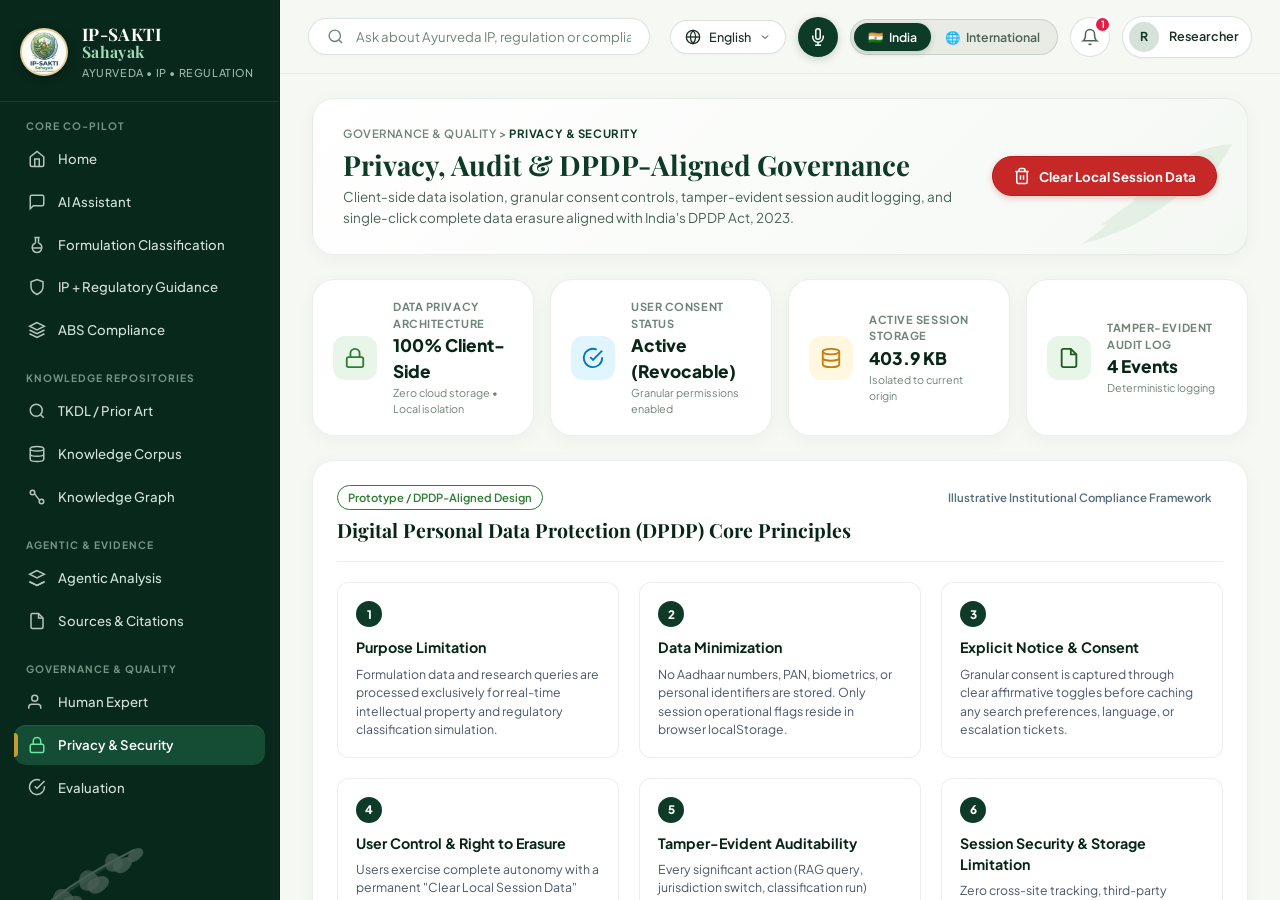
<file: privacy-security.html>
<!DOCTYPE html>
<html lang="en">
<head>
  <meta charset="UTF-8">
  <meta name="viewport" content="width=device-width, initial-scale=1.0">
  <title>Privacy &amp; Security — IP-SAKTI Sahayak</title>
  <meta name="description" content="DPDP-aligned privacy framework, client-side session isolation, real-time audit logging, and data erasure controls.">
  <link rel="icon" type="image/png" href="assets/favicon.png">
  
  <link rel="preconnect" href="https://fonts.googleapis.com">
  <link rel="preconnect" href="https://fonts.gstatic.com" crossorigin>
  <link href="https://fonts.googleapis.com/css2?family=Playfair+Display:ital,wght@0,500;0,600;0,700;1,400;1,600&family=Plus+Jakarta+Sans:wght@400;500;600;700;800&display=swap" rel="stylesheet">
  
  <link rel="stylesheet" href="common.css">
  <link rel="stylesheet" href="privacy-security.css">
</head>
<body>

  <div class="app-container">

    <!-- Global Left Sidebar -->
    <aside class="app-sidebar" id="app-sidebar" aria-label="Main Navigation">
      <div class="sidebar-header">
        <div class="brand-emblem-wrap">
          <img src="assets/logo.jpg" alt="IP-SAKTI Sahayak Emblem" class="brand-emblem-img">
        </div>
        <div class="brand-titles">
          <span class="brand-name">IP-SAKTI</span>
          <span class="brand-name" style="color: #A3D9B8; font-size: 1.05rem; margin-top: -2px;">Sahayak</span>
          <span class="brand-subtitle" data-i18n="brand_subtitle">Ayurveda • IP • Regulation</span>
        </div>
      </div>

      <nav class="sidebar-nav">
        <div class="nav-group">
          <div class="nav-group-title" data-i18n="nav_core_copilot">CORE CO-PILOT</div>
          <ul class="nav-list">
            <li><a href="index.html" class="nav-item-link"><svg width="18" height="18" class="nav-icon" viewBox="0 0 24 24" fill="none" stroke="currentColor" stroke-width="2"><path d="M3 9l9-7 9 7v11a2 2 0 0 1-2 2H5a2 2 0 0 1-2-2z"></path><polyline points="9 22 9 12 15 12 15 22"></polyline></svg><span data-i18n="nav_home">Home</span></a></li>
            <li><a href="ai-assistant.html" class="nav-item-link"><svg width="18" height="18" class="nav-icon" viewBox="0 0 24 24" fill="none" stroke="currentColor" stroke-width="2"><path d="M21 15a2 2 0 0 1-2 2H7l-4 4V5a2 2 0 0 1 2-2h14a2 2 0 0 1 2 2z"></path></svg><span data-i18n="nav_ai_assistant">AI Assistant</span></a></li>
            <li><a href="formulation-classification.html" class="nav-item-link"><svg width="18" height="18" class="nav-icon" viewBox="0 0 24 24" fill="none" stroke="currentColor" stroke-width="2"><path d="M10 2v7.31M14 2v7.31M8.5 2h7M14 9.3a6.5 6.5 0 1 1-4 0"></path><path d="M5.52 16h12.96"></path></svg><span data-i18n="nav_formulation">Formulation Classification</span></a></li>
            <li><a href="ip-regulatory-guidance.html" class="nav-item-link"><svg width="18" height="18" class="nav-icon" viewBox="0 0 24 24" fill="none" stroke="currentColor" stroke-width="2"><path d="M12 22s8-4 8-10V5l-8-3-8 3v7c0 6 8 10 8 10z"></path></svg><span data-i18n="nav_ip_guidance">IP + Regulatory Guidance</span></a></li>
            <li><a href="abs-compliance.html" class="nav-item-link"><svg width="18" height="18" class="nav-icon" viewBox="0 0 24 24" fill="none" stroke="currentColor" stroke-width="2"><path d="M12 2L2 7l10 5 10-5-10-5zM2 17l10 5 10-5M2 12l10 5 10-5"></path></svg><span data-i18n="nav_abs">ABS Compliance</span></a></li>
          </ul>
        </div>

        <div class="nav-group">
          <div class="nav-group-title" data-i18n="nav_knowledge_repos">KNOWLEDGE REPOSITORIES</div>
          <ul class="nav-list">
            <li><a href="tkdl-prior-art.html" class="nav-item-link"><svg width="18" height="18" class="nav-icon" viewBox="0 0 24 24" fill="none" stroke="currentColor" stroke-width="2"><circle cx="11" cy="11" r="8"></circle><line x1="21" y1="21" x2="16.65" y2="16.65"></line></svg><span data-i18n="nav_tkdl">TKDL / Prior Art</span></a></li>
            <li><a href="knowledge-corpus.html" class="nav-item-link"><svg width="18" height="18" class="nav-icon" viewBox="0 0 24 24" fill="none" stroke="currentColor" stroke-width="2"><ellipse cx="12" cy="5" rx="9" ry="3"></ellipse><path d="M21 12c0 1.66-4 3-9 3s-9-1.34-9-3"></path><path d="M3 5v14c0 1.66 4 3 9 3s9-1.34 9-3V5"></path></svg><span data-i18n="nav_corpus">Knowledge Corpus</span></a></li>
            <li><a href="knowledge-graph.html" class="nav-item-link"><svg width="18" height="18" class="nav-icon" viewBox="0 0 24 24" fill="none" stroke="currentColor" stroke-width="2"><circle cx="6" cy="6" r="3"></circle><circle cx="18" cy="18" r="3"></circle><line x1="8.5" y1="7.5" x2="15.5" y2="16.5"></line></svg><span data-i18n="nav_graph">Knowledge Graph</span></a></li>
          </ul>
        </div>

        <div class="nav-group">
          <div class="nav-group-title" data-i18n="nav_agentic">AGENTIC &amp; EVIDENCE</div>
          <ul class="nav-list">
            <li><a href="agentic-analysis.html" class="nav-item-link"><svg width="18" height="18" class="nav-icon" viewBox="0 0 24 24" fill="none" stroke="currentColor" stroke-width="2"><polygon points="12 2 2 7 12 12 22 7 12 2"></polygon><polyline points="2 17 12 22 22 17"></polyline><polyline points="2 17 12 22 22 17"></polyline></svg><span data-i18n="nav_agentic_analysis">Agentic Analysis</span></a></li>
            <li><a href="sources-citations.html" class="nav-item-link"><svg width="18" height="18" class="nav-icon" viewBox="0 0 24 24" fill="none" stroke="currentColor" stroke-width="2"><path d="M14 2H6a2 2 0 0 0-2 2v16a2 2 0 0 0 2 2h12a2 2 0 0 0 2-2V8z"></path><polyline points="14 2 14 8 20 8"></polyline></svg><span data-i18n="nav_sources">Sources &amp; Citations</span></a></li>
          </ul>
        </div>

        <div class="nav-group">
          <div class="nav-group-title" data-i18n="nav_governance">GOVERNANCE &amp; QUALITY</div>
          <ul class="nav-list">
            <li><a href="human-expert.html" class="nav-item-link"><svg width="18" height="18" class="nav-icon" viewBox="0 0 24 24" fill="none" stroke="currentColor" stroke-width="2"><path d="M17 21v-2a4 4 0 0 0-4-4H5a4 4 0 0 0-4 4v2"></path><circle cx="9" cy="7" r="4"></circle></svg><span data-i18n="nav_human_expert">Human Expert</span></a></li>
            <li><a href="privacy-security.html" class="nav-item-link active"><svg width="18" height="18" class="nav-icon" viewBox="0 0 24 24" fill="none" stroke="currentColor" stroke-width="2"><rect x="3" y="11" width="18" height="11" rx="2" ry="2"></rect><path d="M7 11V7a5 5 0 0 1 10 0v4"></path></svg><span data-i18n="nav_privacy">Privacy &amp; Security</span></a></li>
            <li><a href="evaluation.html" class="nav-item-link"><svg width="18" height="18" class="nav-icon" viewBox="0 0 24 24" fill="none" stroke="currentColor" stroke-width="2"><path d="M22 11.08V12a10 10 0 1 1-5.93-9.14"></path><polyline points="22 4 12 14.01 9 11.01"></polyline></svg><span data-i18n="nav_evaluation">Evaluation</span></a></li>
          </ul>
        </div>
      </nav>
      <div class="sidebar-botanical-art">
        <svg width="140" height="95" viewBox="0 0 140 95" fill="none" stroke="currentColor">
          <path d="M10 90 C35 70, 60 48, 125 15" stroke="currentColor" stroke-width="2" stroke-linecap="round"/>
          <path d="M125 15 C136 10, 138 20, 128 26 C118 32, 114 22, 125 15 Z" fill="currentColor" opacity="0.85"/>
          <path d="M105 28 C120 18, 128 26, 118 36 C108 46, 98 34, 105 28 Z" fill="currentColor" opacity="0.8"/>
          <path d="M96 36 C90 20, 102 14, 110 24 C118 34, 104 42, 96 36 Z" fill="currentColor" opacity="0.75"/>
          <path d="M78 48 C95 38, 104 48, 92 58 C80 68, 70 56, 78 48 Z" fill="currentColor" opacity="0.8"/>
          <path d="M68 56 C62 40, 74 32, 84 42 C94 52, 78 64, 68 56 Z" fill="currentColor" opacity="0.75"/>
          <path d="M50 68 C68 60, 75 70, 63 80 C51 90, 42 76, 50 68 Z" fill="currentColor" opacity="0.75"/>
          <path d="M40 76 C34 60, 46 52, 56 62 C66 72, 48 84, 40 76 Z" fill="currentColor" opacity="0.7"/>
        </svg>
      </div>

      <div class="sidebar-footer">
        <a href="privacy-security.html" class="dpdp-badge-btn active">
          <div class="dpdp-badge-left">
            <svg width="14" height="14" viewBox="0 0 24 24" fill="none" stroke="currentColor" stroke-width="2"><path d="M12 22s8-4 8-10V5l-8-3-8 3v7c0 6 8 10 8 10z"></path></svg>
            <span data-i18n="sidebar_dpdp">DPDP-Aligned Prototype</span>
          </div>
          <svg width="14" height="14" viewBox="0 0 24 24" fill="none" stroke="currentColor" stroke-width="2"><circle cx="12" cy="12" r="3"></circle><path d="M19.4 15a1.65 1.65 0 0 0 .33 1.82l.06.06a2 2 0 0 1 0 2.83 2 2 0 0 1-2.83 0l-.06-.06a1.65 1.65 0 0 0-1.82-.33 1.65 1.65 0 0 0-1 1.51V21a2 2 0 0 1-2 2 2 2 0 0 1-2-2v-.09A1.65 1.65 0 0 0 9 19.4a1.65 1.65 0 0 0-1.82.33l-.06.06a2 2 0 0 1-2.83 0 2 2 0 0 1 0-2.83l.06-.06a1.65 1.65 0 0 0 .33-1.82 1.65 1.65 0 0 0-1.51-1H3a2 2 0 0 1-2-2 2 2 0 0 1 2-2h.09A1.65 1.65 0 0 0 4.6 9a1.65 1.65 0 0 0-.33-1.82l-.06-.06a2 2 0 0 1 0-2.83 2 2 0 0 1 2.83 0l.06.06a1.65 1.65 0 0 0 1.82.33H9a1.65 1.65 0 0 0 1-1.51V3a2 2 0 0 1 2-2 2 2 0 0 1 2 2v.09a1.65 1.65 0 0 0 1 1.51 1.65 1.65 0 0 0 1.82-.33l.06-.06a2 2 0 0 1 2.83 0 2 2 0 0 1 0 2.83l-.06.06a1.65 1.65 0 0 0-.33 1.82V9a1.65 1.65 0 0 0 1.51 1H21a2 2 0 0 1 2 2 2 2 0 0 1-2 2h-.09a1.65 1.65 0 0 0-1.51 1z"></path></svg>
        </a>
        <p class="sidebar-legal-disclaimer" data-i18n="sidebar_legal_disclaimer">
          This information is provided for informational and educational purposes only and does not constitute legal advice.
        </p>
      </div>
    </aside>

    <!-- Main Viewport -->
    <main class="main-viewport">
      
      <!-- Top Navigation Bar -->
      <header class="top-header">
        <button class="mobile-menu-btn" id="mobile-menu-toggle" aria-label="Toggle Menu">
          <svg width="22" height="22" viewBox="0 0 24 24" fill="none" stroke="currentColor" stroke-width="2"><line x1="3" y1="12" x2="21" y2="12"></line><line x1="3" y1="6" x2="21" y2="6"></line><line x1="3" y1="18" x2="21" y2="18"></line></svg>
        </button>

        <div class="header-search-wrap">
          <div class="search-input-box">
            <svg width="16" height="16" class="search-icon" viewBox="0 0 24 24" fill="none" stroke="currentColor" stroke-width="2"><circle cx="11" cy="11" r="8"></circle><line x1="21" y1="21" x2="16.65" y2="16.65"></line></svg>
            <input type="text" class="search-input" id="global-search-input" placeholder="Ask about Ayurveda IP, regulation or compliance..." data-i18n-placeholder="search_placeholder">
            <button class="search-clear-btn" id="search-clear-btn" aria-label="Clear Search">
              <svg width="14" height="14" viewBox="0 0 24 24" fill="none" stroke="currentColor" stroke-width="2"><line x1="18" y1="6" x2="6" y2="18"></line><line x1="6" y1="6" x2="18" y2="18"></line></svg>
            </button>
          </div>
          <div class="search-results-dropdown" id="global-search-results"></div>
        </div>

        <div class="header-actions-right">
          <!-- Language Selector -->
          <div class="lang-dropdown-wrap">
            <button class="lang-btn" id="lang-menu-btn" aria-haspopup="true" aria-expanded="false">
              <svg width="16" height="16" viewBox="0 0 24 24" fill="none" stroke="currentColor" stroke-width="2"><circle cx="12" cy="12" r="10"></circle><line x1="2" y1="12" x2="22" y2="12"></line><path d="M12 2a15.3 15.3 0 0 1 4 10 15.3 15.3 0 0 1-4 10 15.3 15.3 0 0 1-4-10 15.3 15.3 0 0 1 4-10z"></path></svg>
              <span id="current-lang-name">English</span>
              <svg width="12" height="12" viewBox="0 0 24 24" fill="none" stroke="currentColor" stroke-width="2"><polyline points="6 9 12 15 18 9"></polyline></svg>
            </button>
            <div class="lang-dropdown-menu" id="lang-dropdown-menu">
              <button class="lang-option-btn active" data-lang="en">English <span>EN</span></button>
              <button class="lang-option-btn" data-lang="hi">हिन्दी <span>HI</span></button>
              <button class="lang-option-btn" data-lang="mr">मराठी <span>MR</span></button>
              <button class="lang-option-btn" data-lang="gu">ગુજરાતી <span>GU</span></button>
              <button class="lang-option-btn" data-lang="ta">தமிழ் <span>TA</span></button>
              <button class="lang-option-btn" data-lang="te">తెలుగు <span>TE</span></button>
              <button class="lang-option-btn" data-lang="bn">বাংলা <span>BN</span></button>
              <button class="lang-option-btn" data-lang="kn">ಕನ್ನಡ <span>KN</span></button>
              <button class="lang-option-btn" data-lang="ml">മലയാളം <span>ML</span></button>
              <button class="lang-option-btn" data-lang="pa">ਪੰਜਾਬੀ <span>PA</span></button>
              <button class="lang-option-btn" data-lang="or">ଓଡ଼ିଆ <span>OR</span></button>
              <button class="lang-option-btn" data-lang="as">অসমীয়া <span>AS</span></button>
              <button class="lang-option-btn" data-lang="ur">اردو <span>UR</span></button>
              <button class="lang-option-btn" data-lang="sa">संस्कृतम् <span>SA</span></button>
            </div>
          </div>

          <!-- Voice Assistant Button -->
          <button class="voice-mic-btn" id="header-voice-btn" title="Voice Assistant (Click to speak)" aria-label="Start Voice Input">
            <svg width="18" height="18" viewBox="0 0 24 24" fill="none" stroke="currentColor" stroke-width="2"><path d="M12 1a3 3 0 0 0-3 3v8a3 3 0 0 0 6 0V4a3 3 0 0 0-3-3z"></path><path d="M19 10v2a7 7 0 0 1-14 0v-2"></path><line x1="12" y1="19" x2="12" y2="23"></line><line x1="8" y1="23" x2="16" y2="23"></line></svg>
          </button>

          <!-- Jurisdiction Selector -->
          <div class="jurisdiction-toggle-wrap" role="radiogroup" aria-label="Jurisdiction Selector">
            <button class="jurisdiction-btn active" id="btn-jurisdiction-india" data-jurisdiction="india" aria-checked="true" role="radio">
              <span>🇮🇳</span>
              <span data-i18n="jurisdiction_india">India</span>
            </button>
            <button class="jurisdiction-btn" id="btn-jurisdiction-intl" data-jurisdiction="international" aria-checked="false" role="radio">
              <span>🌐</span>
              <span data-i18n="jurisdiction_intl">International</span>
            </button>
          </div>

          <!-- Notification Bell -->
          <div style="position: relative;">
            <button class="header-icon-btn" id="notification-bell-btn" aria-label="View Notifications">
              <svg width="18" height="18" viewBox="0 0 24 24" fill="none" stroke="currentColor" stroke-width="2"><path d="M18 8A6 6 0 0 0 6 8c0 7-3 9-3 9h18s-3-2-3-9"></path><path d="M13.73 21a2 2 0 0 1-3.46 0"></path></svg>
              <span class="badge-count">1</span>
            </button>
            <div class="lang-dropdown-menu" id="notifications-menu" style="min-width: 280px; right: 0;">
              <div style="padding: 8px 12px; font-weight: 700; font-size: 0.82rem; border-bottom: 1px solid var(--border-subtle); color: var(--color-primary);" data-i18n="notif_title">
                Regulatory Alerts
              </div>
              <div style="padding: 10px 12px; font-size: 0.8rem; border-bottom: 1px solid var(--border-subtle);">
                <div style="font-weight: 600; color: var(--color-primary);" data-i18n="notif_item1_title">Gazette Update: Rule 158B</div>
                <div style="color: var(--text-secondary); margin-top: 2px;" data-i18n="notif_item1_sub">Ministry of AYUSH updated evidence requirements for classical formulations.</div>
                <div style="font-size: 0.7rem; color: var(--text-muted); margin-top: 4px;">Today, 10:30 AM</div>
              </div>
              <div style="padding: 8px 12px; text-align: center;">
                <button style="font-size: 0.76rem; color: var(--color-primary); font-weight: 600;" id="mark-all-read-btn" data-i18n="notif_mark_read">Mark all as read</button>
              </div>
            </div>
          </div>

          <!-- Profile -->
          <div class="profile-badge-btn">
            <div class="profile-avatar">R</div>
            <span class="profile-name" data-i18n="profile_user">Researcher</span>
          </div>
        </div>
      </header>

      <!-- Page Body -->
      <div class="page-content-wrapper">

        <!-- Banner -->
        <div class="page-header-banner">
          <div class="page-header-text">
            <div class="page-breadcrumbs">
              <span>Governance &amp; Quality</span> &gt; <span class="current">Privacy &amp; Security</span>
            </div>
            <h1 class="page-title">Privacy, Audit &amp; DPDP-Aligned Governance</h1>
            <p class="page-subtitle">
              Client-side data isolation, granular consent controls, tamper-evident session audit logging, and single-click complete data erasure aligned with India's DPDP Act, 2023.
            </p>
          </div>
          <div class="header-action-wrap">
            <button class="btn-danger-pill" id="btn-clear-session-data">
              <svg width="18" height="18" viewBox="0 0 24 24" fill="none" stroke="currentColor" stroke-width="2"><polyline points="3 6 5 6 21 6"></polyline><path d="M19 6v14a2 2 0 0 1-2 2H7a2 2 0 0 1-2-2V6m3 0V4a2 2 0 0 1 2-2h4a2 2 0 0 1 2 2v2"></path><line x1="10" y1="11" x2="10" y2="17"></line><line x1="14" y1="11" x2="14" y2="17"></line></svg>
              <span>Clear Local Session Data</span>
            </button>
          </div>
        </div>

        <!-- 4 Metric Cards -->
        <div class="privacy-metric-grid">
          <div class="metric-card">
            <div class="metric-icon-wrap" style="color: #2E7D32; background: #E8F5E9;">
              <svg width="20" height="20" viewBox="0 0 24 24" fill="none" stroke="currentColor" stroke-width="2"><rect x="3" y="11" width="18" height="11" rx="2" ry="2"></rect><path d="M7 11V7a5 5 0 0 1 10 0v4"></path></svg>
            </div>
            <div class="metric-content">
              <span class="metric-title">Data Privacy Architecture</span>
              <span class="metric-val">100% Client-Side</span>
              <span class="metric-note">Zero cloud storage • Local isolation</span>
            </div>
          </div>

          <div class="metric-card">
            <div class="metric-icon-wrap" style="color: #0277BD; background: #E1F5FE;">
              <svg width="20" height="20" viewBox="0 0 24 24" fill="none" stroke="currentColor" stroke-width="2"><path d="M22 11.08V12a10 10 0 1 1-5.93-9.14"></path><polyline points="22 4 12 14.01 9 11.01"></polyline></svg>
            </div>
            <div class="metric-content">
              <span class="metric-title">User Consent Status</span>
              <span class="metric-val" id="consent-state-label">Active (Revocable)</span>
              <span class="metric-note">Granular permissions enabled</span>
            </div>
          </div>

          <div class="metric-card">
            <div class="metric-icon-wrap" style="color: #C67D0A; background: #FFF8E1;">
              <svg width="20" height="20" viewBox="0 0 24 24" fill="none" stroke="currentColor" stroke-width="2"><ellipse cx="12" cy="5" rx="9" ry="3"></ellipse><path d="M21 12c0 1.66-4 3-9 3s-9-1.34-9-3"></path><path d="M3 5v14c0 1.66 4 3 9 3s9-1.34 9-3V5"></path></svg>
            </div>
            <div class="metric-content">
              <span class="metric-title">Active Session Storage</span>
              <span class="metric-val" id="storage-bytes-label">18.4 KB</span>
              <span class="metric-note">Isolated to current origin</span>
            </div>
          </div>

          <div class="metric-card">
            <div class="metric-icon-wrap" style="color: #1B5E20; background: #E8F5E9;">
              <svg width="20" height="20" viewBox="0 0 24 24" fill="none" stroke="currentColor" stroke-width="2"><path d="M14 2H6a2 2 0 0 0-2 2v16a2 2 0 0 0 2 2h12a2 2 0 0 0 2-2V8z"></path><polyline points="14 2 14 8 20 8"></polyline></svg>
            </div>
            <div class="metric-content">
              <span class="metric-title">Tamper-Evident Audit Log</span>
              <span class="metric-val" id="audit-count-label">0 Events</span>
              <span class="metric-note">Deterministic logging</span>
            </div>
          </div>
        </div>

        <!-- DPDP Principles Grid -->
        <div class="dpdp-section-card">
          <div class="dpdp-section-header">
            <div>
              <span class="badge badge-outline" style="border-color: #2E7D32; color: #2E7D32;">Prototype / DPDP-Aligned Design</span>
              <h3>Digital Personal Data Protection (DPDP) Core Principles</h3>
            </div>
            <span class="disclaimer-chip">Illustrative Institutional Compliance Framework</span>
          </div>

          <div class="dpdp-principles-grid">
            <div class="dpdp-col">
              <div class="dpdp-icon-pill">1</div>
              <h4>Purpose Limitation</h4>
              <p>Formulation data and research queries are processed exclusively for real-time intellectual property and regulatory classification simulation.</p>
            </div>

            <div class="dpdp-col">
              <div class="dpdp-icon-pill">2</div>
              <h4>Data Minimization</h4>
              <p>No Aadhaar numbers, PAN, biometrics, or personal identifiers are stored. Only session operational flags reside in browser localStorage.</p>
            </div>

            <div class="dpdp-col">
              <div class="dpdp-icon-pill">3</div>
              <h4>Explicit Notice &amp; Consent</h4>
              <p>Granular consent is captured through clear affirmative toggles before caching any search preferences, language, or escalation tickets.</p>
            </div>

            <div class="dpdp-col">
              <div class="dpdp-icon-pill">4</div>
              <h4>User Control &amp; Right to Erasure</h4>
              <p>Users exercise complete autonomy with a permanent "Clear Local Session Data" action instantly purging all cached prototype data.</p>
            </div>

            <div class="dpdp-col">
              <div class="dpdp-icon-pill">5</div>
              <h4>Tamper-Evident Auditability</h4>
              <p>Every significant action (RAG query, jurisdiction switch, classification run) generates an indelible timestamped local audit event.</p>
            </div>

            <div class="dpdp-col">
              <div class="dpdp-icon-pill">6</div>
              <h4>Session Security &amp; Storage Limitation</h4>
              <p>Zero cross-site tracking, third-party cookies, or background telemetry. Data persists only within the client browser origin.</p>
            </div>
          </div>
        </div>

        <!-- Consent Controls & Preferences -->
        <div class="consent-controls-card">
          <h3>Granular Consent &amp; Privacy Preferences</h3>
          <p class="section-sub">Configure how IP-SAKTI Sahayak maintains your local research workspace.</p>

          <div class="toggles-list">
            <div class="toggle-item">
              <div class="toggle-info">
                <strong>Session Query Caching</strong>
                <span>Allows formulation inputs and recent queries to persist in your browser for workflow continuity.</span>
              </div>
              <label class="switch">
                <input type="checkbox" id="toggle-query-cache" checked>
                <span class="slider"></span>
              </label>
            </div>

            <div class="toggle-item">
              <div class="toggle-info">
                <strong>Local Audit Logging</strong>
                <span>Logs timestamps of legal source inspections, jurisdiction switches, and ticket submissions.</span>
              </div>
              <label class="switch">
                <input type="checkbox" id="toggle-audit-logging" checked>
                <span class="slider"></span>
              </label>
            </div>

            <div class="toggle-item">
              <div class="toggle-info">
                <strong>Speech &amp; Multilingual Preference Retention</strong>
                <span>Remembers your chosen language (7 Indic languages) and jurisdiction across page navigation.</span>
              </div>
              <label class="switch">
                <input type="checkbox" id="toggle-lang-pref" checked>
                <span class="slider"></span>
              </label>
            </div>
          </div>

          <div class="consent-save-row">
            <button class="btn-primary-pill" id="btn-save-consent">Save Consent Preferences</button>
            <span style="font-size: 0.8rem; color: var(--text-muted);">Settings saved locally to browser.</span>
          </div>
        </div>

        <!-- Live Audit Trail Log -->
        <div class="audit-log-section">
          <div class="audit-log-header">
            <div>
              <h3>Real-Time Session Audit Trail</h3>
              <p style="font-size: 0.8rem; color: var(--text-muted);">Active logs captured during your current session across all 13 modules.</p>
            </div>
            <div class="audit-actions">
              <button class="btn-sm-view" id="btn-export-audit-log">Export Audit Log (.txt)</button>
              <button class="btn-sm-view" id="btn-refresh-audit-log">Refresh</button>
            </div>
          </div>

          <div class="corpus-table-container">
            <div class="corpus-table-responsive">
              <table class="corpus-table">
                <thead>
                  <tr>
                    <th style="width: 22%;">Timestamp</th>
                    <th style="width: 24%;">Action Event</th>
                    <th style="width: 54%;">Audit Details</th>
                  </tr>
                </thead>
                <tbody id="audit-table-body">
                  <!-- Injected dynamically from localStorage -->
                </tbody>
              </table>
            </div>
          </div>
        </div>

        <!-- Prototype Disclaimer -->
        <div class="prototype-notice-card" style="margin-top: 24px;">
          <div class="notice-icon">
            <svg width="20" height="20" viewBox="0 0 24 24" fill="none" stroke="currentColor" stroke-width="2"><circle cx="12" cy="12" r="10"></circle><line x1="12" y1="8" x2="12" y2="12"></line><line x1="12" y1="16" x2="12.01" y2="16"></line></svg>
          </div>
          <div class="notice-content">
            <h4>Statutory Notice: Prototype / DPDP-Aligned Design</h4>
            <p>
              This prototype is engineered following the structural principles of the Digital Personal Data Protection Act, 2023 (Act No. 22 of 2023). It demonstrates architectural alignment including purpose limitation, consent, and user-initiated erasure. This interface does not claim formal regulatory certification.
            </p>
          </div>
        </div>

      </div>
    </main>

  </div>

  <div class="toast-container" id="toast-container"></div>

  <script src="config.js"></script>
  <script src="common.js"></script>
  <script src="privacy-security.js"></script>
</body>
</html>
</file>
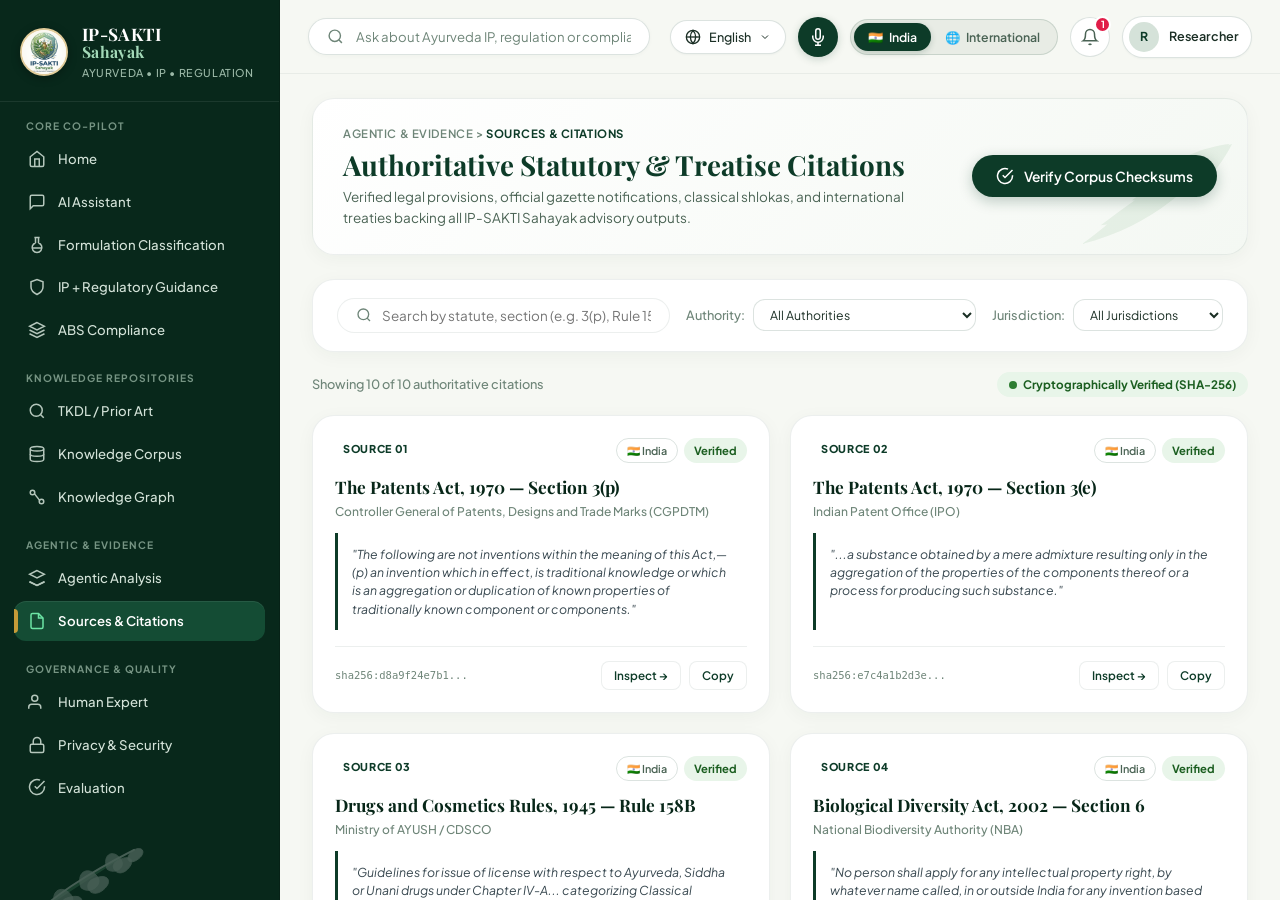
<file: sources-citations.html>
<!DOCTYPE html>
<html lang="en">
<head>
  <meta charset="UTF-8">
  <meta name="viewport" content="width=device-width, initial-scale=1.0">
  <title>Sources &amp; Citations — IP-SAKTI Sahayak</title>
  <meta name="description" content="Official statutory citation repository, legislative provisions, gazette notifications, and treatise references with cryptographic verification.">
  <link rel="icon" type="image/png" href="assets/favicon.png">
  
  <link rel="preconnect" href="https://fonts.googleapis.com">
  <link rel="preconnect" href="https://fonts.gstatic.com" crossorigin>
  <link href="https://fonts.googleapis.com/css2?family=Playfair+Display:ital,wght@0,500;0,600;0,700;1,400;1,600&family=Plus+Jakarta+Sans:wght@400;500;600;700;800&display=swap" rel="stylesheet">
  
  <link rel="stylesheet" href="common.css">
  <link rel="stylesheet" href="sources-citations.css">
</head>
<body>

  <div class="app-container">

    <!-- Global Left Sidebar -->
    <aside class="app-sidebar" id="app-sidebar" aria-label="Main Navigation">
      <div class="sidebar-header">
        <div class="brand-emblem-wrap">
          <img src="assets/logo.jpg" alt="IP-SAKTI Sahayak Emblem" class="brand-emblem-img">
        </div>
        <div class="brand-titles">
          <span class="brand-name">IP-SAKTI</span>
          <span class="brand-name" style="color: #A3D9B8; font-size: 1.05rem; margin-top: -2px;">Sahayak</span>
          <span class="brand-subtitle" data-i18n="brand_subtitle">Ayurveda • IP • Regulation</span>
        </div>
      </div>

      <nav class="sidebar-nav">
        <div class="nav-group">
          <div class="nav-group-title" data-i18n="nav_core_copilot">CORE CO-PILOT</div>
          <ul class="nav-list">
            <li><a href="index.html" class="nav-item-link"><svg width="18" height="18" class="nav-icon" viewBox="0 0 24 24" fill="none" stroke="currentColor" stroke-width="2"><path d="M3 9l9-7 9 7v11a2 2 0 0 1-2 2H5a2 2 0 0 1-2-2z"></path><polyline points="9 22 9 12 15 12 15 22"></polyline></svg><span data-i18n="nav_home">Home</span></a></li>
            <li><a href="ai-assistant.html" class="nav-item-link"><svg width="18" height="18" class="nav-icon" viewBox="0 0 24 24" fill="none" stroke="currentColor" stroke-width="2"><path d="M21 15a2 2 0 0 1-2 2H7l-4 4V5a2 2 0 0 1 2-2h14a2 2 0 0 1 2 2z"></path></svg><span data-i18n="nav_ai_assistant">AI Assistant</span></a></li>
            <li><a href="formulation-classification.html" class="nav-item-link"><svg width="18" height="18" class="nav-icon" viewBox="0 0 24 24" fill="none" stroke="currentColor" stroke-width="2"><path d="M10 2v7.31M14 2v7.31M8.5 2h7M14 9.3a6.5 6.5 0 1 1-4 0"></path><path d="M5.52 16h12.96"></path></svg><span data-i18n="nav_formulation">Formulation Classification</span></a></li>
            <li><a href="ip-regulatory-guidance.html" class="nav-item-link"><svg width="18" height="18" class="nav-icon" viewBox="0 0 24 24" fill="none" stroke="currentColor" stroke-width="2"><path d="M12 22s8-4 8-10V5l-8-3-8 3v7c0 6 8 10 8 10z"></path></svg><span data-i18n="nav_ip_guidance">IP + Regulatory Guidance</span></a></li>
            <li><a href="abs-compliance.html" class="nav-item-link"><svg width="18" height="18" class="nav-icon" viewBox="0 0 24 24" fill="none" stroke="currentColor" stroke-width="2"><path d="M12 2L2 7l10 5 10-5-10-5zM2 17l10 5 10-5M2 12l10 5 10-5"></path></svg><span data-i18n="nav_abs">ABS Compliance</span></a></li>
          </ul>
        </div>

        <div class="nav-group">
          <div class="nav-group-title" data-i18n="nav_knowledge_repos">KNOWLEDGE REPOSITORIES</div>
          <ul class="nav-list">
            <li><a href="tkdl-prior-art.html" class="nav-item-link"><svg width="18" height="18" class="nav-icon" viewBox="0 0 24 24" fill="none" stroke="currentColor" stroke-width="2"><circle cx="11" cy="11" r="8"></circle><line x1="21" y1="21" x2="16.65" y2="16.65"></line></svg><span data-i18n="nav_tkdl">TKDL / Prior Art</span></a></li>
            <li><a href="knowledge-corpus.html" class="nav-item-link"><svg width="18" height="18" class="nav-icon" viewBox="0 0 24 24" fill="none" stroke="currentColor" stroke-width="2"><ellipse cx="12" cy="5" rx="9" ry="3"></ellipse><path d="M21 12c0 1.66-4 3-9 3s-9-1.34-9-3"></path><path d="M3 5v14c0 1.66 4 3 9 3s9-1.34 9-3V5"></path></svg><span data-i18n="nav_corpus">Knowledge Corpus</span></a></li>
            <li><a href="knowledge-graph.html" class="nav-item-link"><svg width="18" height="18" class="nav-icon" viewBox="0 0 24 24" fill="none" stroke="currentColor" stroke-width="2"><circle cx="6" cy="6" r="3"></circle><circle cx="18" cy="18" r="3"></circle><line x1="8.5" y1="7.5" x2="15.5" y2="16.5"></line></svg><span data-i18n="nav_graph">Knowledge Graph</span></a></li>
          </ul>
        </div>

        <div class="nav-group">
          <div class="nav-group-title" data-i18n="nav_agentic">AGENTIC &amp; EVIDENCE</div>
          <ul class="nav-list">
            <li><a href="agentic-analysis.html" class="nav-item-link"><svg width="18" height="18" class="nav-icon" viewBox="0 0 24 24" fill="none" stroke="currentColor" stroke-width="2"><polygon points="12 2 2 7 12 12 22 7 12 2"></polygon><polyline points="2 17 12 22 22 17"></polyline><polyline points="2 17 12 22 22 17"></polyline></svg><span data-i18n="nav_agentic_analysis">Agentic Analysis</span></a></li>
            <li><a href="sources-citations.html" class="nav-item-link active"><svg width="18" height="18" class="nav-icon" viewBox="0 0 24 24" fill="none" stroke="currentColor" stroke-width="2"><path d="M14 2H6a2 2 0 0 0-2 2v16a2 2 0 0 0 2 2h12a2 2 0 0 0 2-2V8z"></path><polyline points="14 2 14 8 20 8"></polyline></svg><span data-i18n="nav_sources">Sources &amp; Citations</span></a></li>
          </ul>
        </div>

        <div class="nav-group">
          <div class="nav-group-title" data-i18n="nav_governance">GOVERNANCE &amp; QUALITY</div>
          <ul class="nav-list">
            <li><a href="human-expert.html" class="nav-item-link"><svg width="18" height="18" class="nav-icon" viewBox="0 0 24 24" fill="none" stroke="currentColor" stroke-width="2"><path d="M17 21v-2a4 4 0 0 0-4-4H5a4 4 0 0 0-4 4v2"></path><circle cx="9" cy="7" r="4"></circle></svg><span data-i18n="nav_human_expert">Human Expert</span></a></li>
            <li><a href="privacy-security.html" class="nav-item-link"><svg width="18" height="18" class="nav-icon" viewBox="0 0 24 24" fill="none" stroke="currentColor" stroke-width="2"><rect x="3" y="11" width="18" height="11" rx="2" ry="2"></rect><path d="M7 11V7a5 5 0 0 1 10 0v4"></path></svg><span data-i18n="nav_privacy">Privacy &amp; Security</span></a></li>
            <li><a href="evaluation.html" class="nav-item-link"><svg width="18" height="18" class="nav-icon" viewBox="0 0 24 24" fill="none" stroke="currentColor" stroke-width="2"><path d="M22 11.08V12a10 10 0 1 1-5.93-9.14"></path><polyline points="22 4 12 14.01 9 11.01"></polyline></svg><span data-i18n="nav_evaluation">Evaluation</span></a></li>
          </ul>
        </div>
      </nav>

      <div class="sidebar-botanical-art">
        <svg width="140" height="95" viewBox="0 0 140 95" fill="none" stroke="currentColor">
          <path d="M10 90 C35 70, 60 48, 125 15" stroke="currentColor" stroke-width="2" stroke-linecap="round"/>
          <path d="M125 15 C136 10, 138 20, 128 26 C118 32, 114 22, 125 15 Z" fill="currentColor" opacity="0.85"/>
          <path d="M105 28 C120 18, 128 26, 118 36 C108 46, 98 34, 105 28 Z" fill="currentColor" opacity="0.8"/>
          <path d="M96 36 C90 20, 102 14, 110 24 C118 34, 104 42, 96 36 Z" fill="currentColor" opacity="0.75"/>
          <path d="M78 48 C95 38, 104 48, 92 58 C80 68, 70 56, 78 48 Z" fill="currentColor" opacity="0.8"/>
          <path d="M68 56 C62 40, 74 32, 84 42 C94 52, 78 64, 68 56 Z" fill="currentColor" opacity="0.75"/>
          <path d="M50 68 C68 60, 75 70, 63 80 C51 90, 42 76, 50 68 Z" fill="currentColor" opacity="0.75"/>
          <path d="M40 76 C34 60, 46 52, 56 62 C66 72, 48 84, 40 76 Z" fill="currentColor" opacity="0.7"/>
        </svg>
      </div>

      <div class="sidebar-footer">
        <a href="privacy-security.html" class="dpdp-badge-btn">
          <div class="dpdp-badge-left">
            <svg width="14" height="14" viewBox="0 0 24 24" fill="none" stroke="currentColor" stroke-width="2"><path d="M12 22s8-4 8-10V5l-8-3-8 3v7c0 6 8 10 8 10z"></path></svg>
            <span data-i18n="sidebar_dpdp">DPDP-Aligned Prototype</span>
          </div>
          <svg width="14" height="14" viewBox="0 0 24 24" fill="none" stroke="currentColor" stroke-width="2"><circle cx="12" cy="12" r="3"></circle><path d="M19.4 15a1.65 1.65 0 0 0 .33 1.82l.06.06a2 2 0 0 1 0 2.83 2 2 0 0 1-2.83 0l-.06-.06a1.65 1.65 0 0 0-1.82-.33 1.65 1.65 0 0 0-1 1.51V21a2 2 0 0 1-2 2 2 2 0 0 1-2-2v-.09A1.65 1.65 0 0 0 9 19.4a1.65 1.65 0 0 0-1.82.33l-.06.06a2 2 0 0 1-2.83 0 2 2 0 0 1 0-2.83l.06-.06a1.65 1.65 0 0 0 .33-1.82 1.65 1.65 0 0 0-1.51-1H3a2 2 0 0 1-2-2 2 2 0 0 1 2-2h.09A1.65 1.65 0 0 0 4.6 9a1.65 1.65 0 0 0-.33-1.82l-.06-.06a2 2 0 0 1 0-2.83 2 2 0 0 1 2.83 0l.06.06a1.65 1.65 0 0 0 1.82.33H9a1.65 1.65 0 0 0 1-1.51V3a2 2 0 0 1 2-2 2 2 0 0 1 2 2v.09a1.65 1.65 0 0 0 1 1.51 1.65 1.65 0 0 0 1.82-.33l.06-.06a2 2 0 0 1 2.83 0 2 2 0 0 1 0 2.83l-.06.06a1.65 1.65 0 0 0-.33 1.82V9a1.65 1.65 0 0 0 1.51 1H21a2 2 0 0 1 2 2 2 2 0 0 1-2 2h-.09a1.65 1.65 0 0 0-1.51 1z"></path></svg>
        </a>
        <p class="sidebar-legal-disclaimer" data-i18n="sidebar_legal_disclaimer">
          This information is provided for informational and educational purposes only and does not constitute legal advice.
        </p>
      </div>
    </aside>

    <!-- Main Viewport -->
    <main class="main-viewport">
      
      <!-- Top Navigation Bar -->
      <header class="top-header">
        <button class="mobile-menu-btn" id="mobile-menu-toggle" aria-label="Toggle Menu">
          <svg width="22" height="22" viewBox="0 0 24 24" fill="none" stroke="currentColor" stroke-width="2"><line x1="3" y1="12" x2="21" y2="12"></line><line x1="3" y1="6" x2="21" y2="6"></line><line x1="3" y1="18" x2="21" y2="18"></line></svg>
        </button>

        <div class="header-search-wrap">
          <div class="search-input-box">
            <svg width="16" height="16" class="search-icon" viewBox="0 0 24 24" fill="none" stroke="currentColor" stroke-width="2"><circle cx="11" cy="11" r="8"></circle><line x1="21" y1="21" x2="16.65" y2="16.65"></line></svg>
            <input type="text" class="search-input" id="global-search-input" placeholder="Ask about Ayurveda IP, regulation or compliance..." data-i18n-placeholder="search_placeholder">
            <button class="search-clear-btn" id="search-clear-btn" aria-label="Clear Search">
              <svg width="14" height="14" viewBox="0 0 24 24" fill="none" stroke="currentColor" stroke-width="2"><line x1="18" y1="6" x2="6" y2="18"></line><line x1="6" y1="6" x2="18" y2="18"></line></svg>
            </button>
          </div>
          <div class="search-results-dropdown" id="global-search-results"></div>
        </div>

        <div class="header-actions-right">
          <!-- Language Selector -->
          <div class="lang-dropdown-wrap">
            <button class="lang-btn" id="lang-menu-btn" aria-haspopup="true" aria-expanded="false">
              <svg width="16" height="16" viewBox="0 0 24 24" fill="none" stroke="currentColor" stroke-width="2"><circle cx="12" cy="12" r="10"></circle><line x1="2" y1="12" x2="22" y2="12"></line><path d="M12 2a15.3 15.3 0 0 1 4 10 15.3 15.3 0 0 1-4 10 15.3 15.3 0 0 1-4-10 15.3 15.3 0 0 1 4-10z"></path></svg>
              <span id="current-lang-name">English</span>
              <svg width="12" height="12" viewBox="0 0 24 24" fill="none" stroke="currentColor" stroke-width="2"><polyline points="6 9 12 15 18 9"></polyline></svg>
            </button>
            <div class="lang-dropdown-menu" id="lang-dropdown-menu">
              <button class="lang-option-btn active" data-lang="en">English <span>EN</span></button>
              <button class="lang-option-btn" data-lang="hi">हिन्दी <span>HI</span></button>
              <button class="lang-option-btn" data-lang="mr">मराठी <span>MR</span></button>
              <button class="lang-option-btn" data-lang="gu">ગુજરાતી <span>GU</span></button>
              <button class="lang-option-btn" data-lang="ta">தமிழ் <span>TA</span></button>
              <button class="lang-option-btn" data-lang="te">తెలుగు <span>TE</span></button>
              <button class="lang-option-btn" data-lang="bn">বাংলা <span>BN</span></button>
              <button class="lang-option-btn" data-lang="kn">ಕನ್ನಡ <span>KN</span></button>
              <button class="lang-option-btn" data-lang="ml">മലയാളം <span>ML</span></button>
              <button class="lang-option-btn" data-lang="pa">ਪੰਜਾਬੀ <span>PA</span></button>
              <button class="lang-option-btn" data-lang="or">ଓଡ଼ିଆ <span>OR</span></button>
              <button class="lang-option-btn" data-lang="as">অসমীয়া <span>AS</span></button>
              <button class="lang-option-btn" data-lang="ur">اردو <span>UR</span></button>
              <button class="lang-option-btn" data-lang="sa">संस्कृतम् <span>SA</span></button>
            </div>
          </div>

          <!-- Voice Assistant Button -->
          <button class="voice-mic-btn" id="header-voice-btn" title="Voice Assistant (Click to speak)" aria-label="Start Voice Input">
            <svg width="18" height="18" viewBox="0 0 24 24" fill="none" stroke="currentColor" stroke-width="2"><path d="M12 1a3 3 0 0 0-3 3v8a3 3 0 0 0 6 0V4a3 3 0 0 0-3-3z"></path><path d="M19 10v2a7 7 0 0 1-14 0v-2"></path><line x1="12" y1="19" x2="12" y2="23"></line><line x1="8" y1="23" x2="16" y2="23"></line></svg>
          </button>

          <!-- Jurisdiction Selector -->
          <div class="jurisdiction-toggle-wrap" role="radiogroup" aria-label="Jurisdiction Selector">
            <button class="jurisdiction-btn active" id="btn-jurisdiction-india" data-jurisdiction="india" aria-checked="true" role="radio">
              <span>🇮🇳</span>
              <span data-i18n="jurisdiction_india">India</span>
            </button>
            <button class="jurisdiction-btn" id="btn-jurisdiction-intl" data-jurisdiction="international" aria-checked="false" role="radio">
              <span>🌐</span>
              <span data-i18n="jurisdiction_intl">International</span>
            </button>
          </div>

          <!-- Notification Bell -->
          <div style="position: relative;">
            <button class="header-icon-btn" id="notification-bell-btn" aria-label="View Notifications">
              <svg width="18" height="18" viewBox="0 0 24 24" fill="none" stroke="currentColor" stroke-width="2"><path d="M18 8A6 6 0 0 0 6 8c0 7-3 9-3 9h18s-3-2-3-9"></path><path d="M13.73 21a2 2 0 0 1-3.46 0"></path></svg>
              <span class="badge-count">1</span>
            </button>
            <div class="lang-dropdown-menu" id="notifications-menu" style="min-width: 280px; right: 0;">
              <div style="padding: 8px 12px; font-weight: 700; font-size: 0.82rem; border-bottom: 1px solid var(--border-subtle); color: var(--color-primary);" data-i18n="notif_title">
                Regulatory Alerts
              </div>
              <div style="padding: 10px 12px; font-size: 0.8rem; border-bottom: 1px solid var(--border-subtle);">
                <div style="font-weight: 600; color: var(--color-primary);" data-i18n="notif_item1_title">Gazette Update: Rule 158B</div>
                <div style="color: var(--text-secondary); margin-top: 2px;" data-i18n="notif_item1_sub">Ministry of AYUSH updated evidence requirements for classical formulations.</div>
                <div style="font-size: 0.7rem; color: var(--text-muted); margin-top: 4px;">Today, 10:30 AM</div>
              </div>
              <div style="padding: 8px 12px; text-align: center;">
                <button style="font-size: 0.76rem; color: var(--color-primary); font-weight: 600;" id="mark-all-read-btn" data-i18n="notif_mark_read">Mark all as read</button>
              </div>
            </div>
          </div>

          <!-- Profile -->
          <div class="profile-badge-btn">
            <div class="profile-avatar">R</div>
            <span class="profile-name" data-i18n="profile_user">Researcher</span>
          </div>
        </div>
      </header>

      <!-- Page Body -->
      <div class="page-content-wrapper">

        <!-- Banner -->
        <div class="page-header-banner">
          <div class="page-header-text">
            <div class="page-breadcrumbs">
              <span>Agentic &amp; Evidence</span> &gt; <span class="current">Sources &amp; Citations</span>
            </div>
            <h1 class="page-title">Authoritative Statutory &amp; Treatise Citations</h1>
            <p class="page-subtitle">
              Verified legal provisions, official gazette notifications, classical shlokas, and international treaties backing all IP-SAKTI Sahayak advisory outputs.
            </p>
          </div>
          <div class="header-action-wrap">
            <button class="btn-primary-pill" id="btn-verify-all-citations">
              <svg width="18" height="18" viewBox="0 0 24 24" fill="none" stroke="currentColor" stroke-width="2"><path d="M22 11.08V12a10 10 0 1 1-5.93-9.14"></path><polyline points="22 4 12 14.01 9 11.01"></polyline></svg>
              <span>Verify Corpus Checksums</span>
            </button>
          </div>
        </div>

        <!-- Filter & Search Toolbar -->
        <div class="citations-toolbar">
          <div class="search-wrap">
            <svg width="20" height="20" viewBox="0 0 24 24" fill="none" stroke="currentColor" stroke-width="2"><circle cx="11" cy="11" r="8"></circle><line x1="21" y1="21" x2="16.65" y2="16.65"></line></svg>
            <input type="text" id="citations-search-input" placeholder="Search by statute, section (e.g. 3(p), Rule 158B), authority, or treatise...">
          </div>

          <div class="filter-controls">
            <div class="filter-item">
              <label for="filter-authority">Authority:</label>
              <select id="filter-authority" class="form-select-sm">
                <option value="all">All Authorities</option>
                <option value="cgpdtm">Patent Office (CGPDTM)</option>
                <option value="ayush">Ministry of AYUSH</option>
                <option value="nba">National Biodiversity Authority</option>
                <option value="wipo">WIPO</option>
                <option value="treatise">Classical Treatise</option>
              </select>
            </div>

            <div class="filter-item">
              <label for="filter-jur">Jurisdiction:</label>
              <select id="filter-jur" class="form-select-sm">
                <option value="all">All Jurisdictions</option>
                <option value="india">India Only</option>
                <option value="international">International Only</option>
              </select>
            </div>
          </div>
        </div>

        <!-- Citations Count & Grid -->
        <div class="citations-meta-bar">
          <span id="citations-count-label">Showing 10 authoritative citations</span>
          <span class="integrity-pill">
            <span class="status-dot dot-verified"></span> Cryptographically Verified (SHA-256)
          </span>
        </div>

        <div class="citations-grid" id="citations-grid-container">
          <!-- Dynamically populated by sources-citations.js -->
        </div>

        <!-- Mandatory Citation Rule Card -->
        <div class="mandatory-citation-rule-card">
          <div class="card-icon">
            <svg width="20" height="20" viewBox="0 0 24 24" fill="none" stroke="currentColor" stroke-width="2"><path d="M12 22s8-4 8-10V5l-8-3-8 3v7c0 6 8 10 8 10z"></path></svg>
          </div>
          <div class="card-text">
            <h4>Mandatory Citation &amp; Safe Abstention Policy (Zero-Hallucination Law)</h4>
            <p>
              In accordance with IP-SAKTI Sahayak core architecture, every generative advisory must bind to at least one verified statutory provision or classical citation in this repository. In the absence of authoritative textual evidence, the system is strictly programmed to <strong>safely abstain</strong> rather than synthesize speculative legal conclusions.
            </p>
          </div>
        </div>

      </div>
    </main>

  </div>

  <!-- Source Inspection Modal -->
  <div class="modal-backdrop" id="citation-inspector-modal">
    <div class="modal-window modal-lg">
      <div class="modal-header">
        <div>
          <span class="badge badge-outline" id="modal-citation-jur">🇮🇳 India</span>
          <h3 class="modal-title" id="modal-citation-title">Citation Title</h3>
          <div class="modal-sub" id="modal-citation-authority">Authority</div>
        </div>
        <button class="modal-close-btn" data-close-modal="citation-inspector-modal">&times;</button>
      </div>
      <div class="modal-body" id="modal-citation-body">
        <!-- Injected dynamically -->
      </div>
      <div class="modal-footer">
        <button class="btn-secondary-pill" data-close-modal="citation-inspector-modal">Close</button>
        <button class="btn-primary-pill" id="modal-copy-citation-btn">Copy Bluebook Citation</button>
      </div>
    </div>
  </div>

  <div class="toast-container" id="toast-container"></div>

  <script src="config.js"></script>
  <script src="common.js"></script>
  <script src="sources-citations.js"></script>
</body>
</html>
</file>
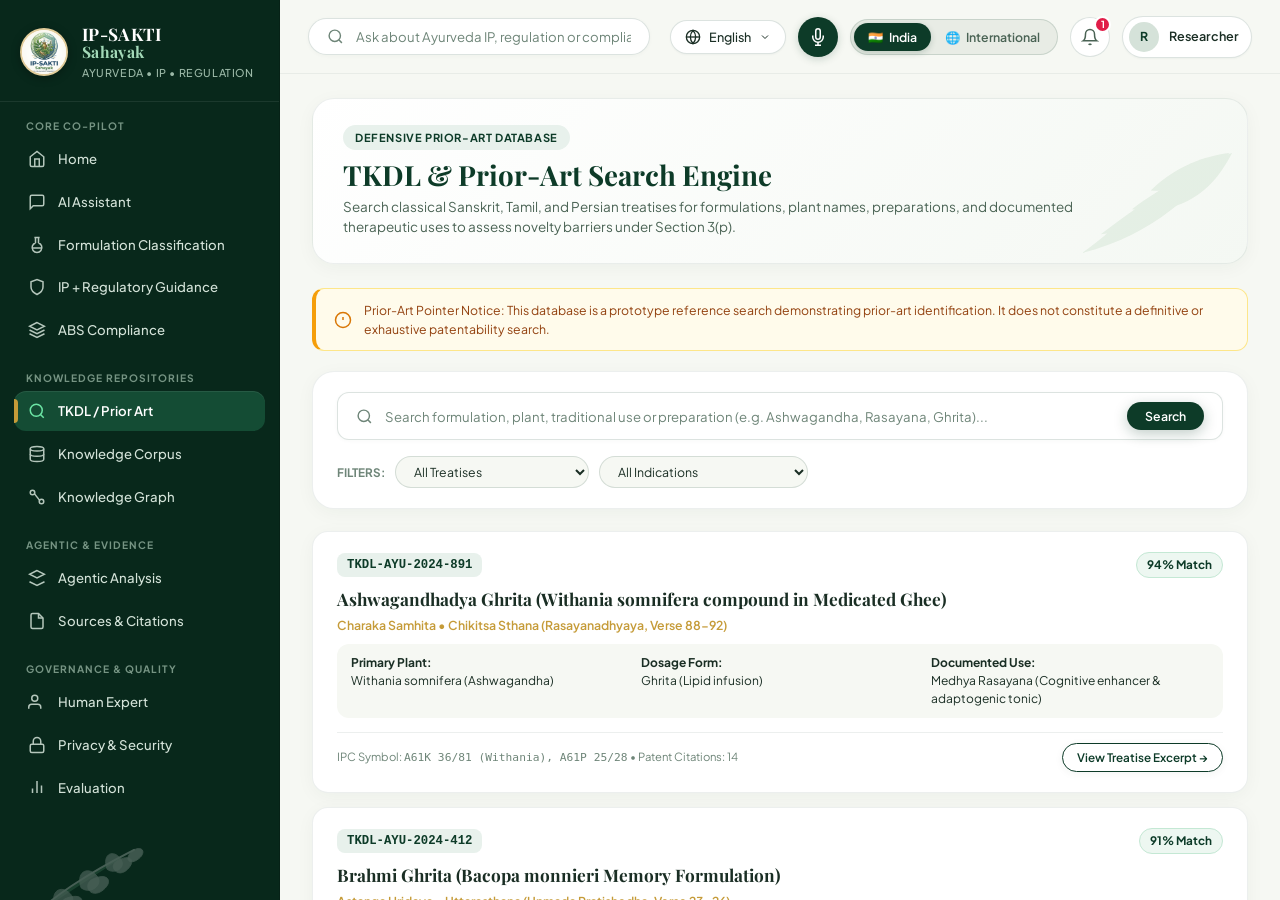
<file: tkdl-prior-art.html>
<!DOCTYPE html>
<html lang="en">
<head>
  <meta charset="UTF-8">
  <meta name="viewport" content="width=device-width, initial-scale=1.0">
  <title>TKDL / Prior Art — IP-SAKTI Sahayak</title>
  <meta name="description" content="Search traditional Ayurvedic knowledge repositories and prior-art references to assess novelty barriers under Section 3(p).">
  <link rel="icon" type="image/png" href="assets/favicon.png">
  
  <link rel="preconnect" href="https://fonts.googleapis.com">
  <link rel="preconnect" href="https://fonts.gstatic.com" crossorigin>
  <link href="https://fonts.googleapis.com/css2?family=Playfair+Display:ital,wght@0,500;0,600;0,700;1,400;1,600&family=Plus+Jakarta+Sans:wght@400;500;600;700;800&display=swap" rel="stylesheet">
  
  <link rel="stylesheet" href="common.css">
  <link rel="stylesheet" href="tkdl-prior-art.css">
</head>
<body>

  <div class="app-container">

    <!-- Global Left Sidebar -->
    <aside class="app-sidebar" id="app-sidebar" aria-label="Main Navigation">
      <div class="sidebar-header">
        <div class="brand-emblem-wrap">
          <img src="assets/logo.jpg" alt="IP-SAKTI Sahayak Emblem" class="brand-emblem-img">
        </div>
        <div class="brand-titles">
          <span class="brand-name">IP-SAKTI</span>
          <span class="brand-name" style="color: #A3D9B8; font-size: 1.05rem; margin-top: -2px;">Sahayak</span>
          <span class="brand-subtitle" data-i18n="brand_subtitle">Ayurveda • IP • Regulation</span>
        </div>
      </div>

      <nav class="sidebar-nav">
        <div class="nav-group">
          <div class="nav-group-title" data-i18n="nav_core_copilot">CORE CO-PILOT</div>
          <ul class="nav-list">
            <li><a href="index.html" class="nav-item-link"><svg width="18" height="18" class="nav-icon" viewBox="0 0 24 24" fill="none" stroke="currentColor" stroke-width="2"><path d="M3 9l9-7 9 7v11a2 2 0 0 1-2 2H5a2 2 0 0 1-2-2z"></path><polyline points="9 22 9 12 15 12 15 22"></polyline></svg><span data-i18n="nav_home">Home</span></a></li>
            <li><a href="ai-assistant.html" class="nav-item-link"><svg width="18" height="18" class="nav-icon" viewBox="0 0 24 24" fill="none" stroke="currentColor" stroke-width="2"><path d="M21 15a2 2 0 0 1-2 2H7l-4 4V5a2 2 0 0 1 2-2h14a2 2 0 0 1 2 2z"></path></svg><span data-i18n="nav_ai_assistant">AI Assistant</span></a></li>
            <li><a href="formulation-classification.html" class="nav-item-link"><svg width="18" height="18" class="nav-icon" viewBox="0 0 24 24" fill="none" stroke="currentColor" stroke-width="2"><path d="M10 2v7.31M14 2v7.31M8.5 2h7M14 9.3a6.5 6.5 0 1 1-4 0"></path><path d="M5.52 16h12.96"></path></svg><span data-i18n="nav_formulation">Formulation Classification</span></a></li>
            <li><a href="ip-regulatory-guidance.html" class="nav-item-link"><svg width="18" height="18" class="nav-icon" viewBox="0 0 24 24" fill="none" stroke="currentColor" stroke-width="2"><path d="M12 22s8-4 8-10V5l-8-3-8 3v7c0 6 8 10 8 10z"></path></svg><span data-i18n="nav_ip_guidance">IP + Regulatory Guidance</span></a></li>
            <li><a href="abs-compliance.html" class="nav-item-link"><svg width="18" height="18" class="nav-icon" viewBox="0 0 24 24" fill="none" stroke="currentColor" stroke-width="2"><path d="M12 2L2 7l10 5 10-5-10-5zM2 17l10 5 10-5M2 12l10 5 10-5"></path></svg><span data-i18n="nav_abs">ABS Compliance</span></a></li>
          </ul>
        </div>

        <div class="nav-group">
          <div class="nav-group-title" data-i18n="nav_knowledge_repos">KNOWLEDGE REPOSITORIES</div>
          <ul class="nav-list">
            <li><a href="tkdl-prior-art.html" class="nav-item-link active"><svg width="18" height="18" class="nav-icon" viewBox="0 0 24 24" fill="none" stroke="currentColor" stroke-width="2"><circle cx="11" cy="11" r="8"></circle><line x1="21" y1="21" x2="16.65" y2="16.65"></line></svg><span data-i18n="nav_tkdl">TKDL / Prior Art</span></a></li>
            <li><a href="knowledge-corpus.html" class="nav-item-link"><svg width="18" height="18" class="nav-icon" viewBox="0 0 24 24" fill="none" stroke="currentColor" stroke-width="2"><ellipse cx="12" cy="5" rx="9" ry="3"></ellipse><path d="M21 12c0 1.66-4 3-9 3s-9-1.34-9-3"></path><path d="M3 5v14c0 1.66 4 3 9 3s9-1.34 9-3V5"></path></svg><span data-i18n="nav_corpus">Knowledge Corpus</span></a></li>
            <li><a href="knowledge-graph.html" class="nav-item-link"><svg width="18" height="18" class="nav-icon" viewBox="0 0 24 24" fill="none" stroke="currentColor" stroke-width="2"><circle cx="6" cy="6" r="3"></circle><circle cx="18" cy="18" r="3"></circle><line x1="8.5" y1="7.5" x2="15.5" y2="16.5"></line></svg><span data-i18n="nav_graph">Knowledge Graph</span></a></li>
          </ul>
        </div>

        <div class="nav-group">
          <div class="nav-group-title" data-i18n="nav_agentic">AGENTIC &amp; EVIDENCE</div>
          <ul class="nav-list">
            <li><a href="agentic-analysis.html" class="nav-item-link"><svg width="18" height="18" class="nav-icon" viewBox="0 0 24 24" fill="none" stroke="currentColor" stroke-width="2"><polygon points="12 2 2 7 12 12 22 7 12 2"></polygon><polyline points="2 17 12 22 22 17"></polyline></svg><span data-i18n="nav_agentic_analysis">Agentic Analysis</span></a></li>
            <li><a href="sources-citations.html" class="nav-item-link"><svg width="18" height="18" class="nav-icon" viewBox="0 0 24 24" fill="none" stroke="currentColor" stroke-width="2"><path d="M14 2H6a2 2 0 0 0-2 2v16a2 2 0 0 0 2 2h12a2 2 0 0 0 2-2V8z"></path><polyline points="14 2 14 8 20 8"></polyline></svg><span data-i18n="nav_sources">Sources &amp; Citations</span></a></li>
          </ul>
        </div>

        <div class="nav-group">
          <div class="nav-group-title" data-i18n="nav_governance">GOVERNANCE &amp; QUALITY</div>
          <ul class="nav-list">
            <li><a href="human-expert.html" class="nav-item-link"><svg width="18" height="18" class="nav-icon" viewBox="0 0 24 24" fill="none" stroke="currentColor" stroke-width="2"><path d="M17 21v-2a4 4 0 0 0-4-4H5a4 4 0 0 0-4 4v2"></path><circle cx="9" cy="7" r="4"></circle></svg><span data-i18n="nav_human_expert">Human Expert</span></a></li>
            <li><a href="privacy-security.html" class="nav-item-link"><svg width="18" height="18" class="nav-icon" viewBox="0 0 24 24" fill="none" stroke="currentColor" stroke-width="2"><rect x="3" y="11" width="18" height="11" rx="2" ry="2"></rect><path d="M7 11V7a5 5 0 0 1 10 0v4"></path></svg><span data-i18n="nav_privacy">Privacy &amp; Security</span></a></li>
            <li><a href="evaluation.html" class="nav-item-link"><svg width="18" height="18" class="nav-icon" viewBox="0 0 24 24" fill="none" stroke="currentColor" stroke-width="2"><line x1="18" y1="20" x2="18" y2="10"></line><line x1="12" y1="20" x2="12" y2="4"></line><line x1="6" y1="20" x2="6" y2="14"></line></svg><span data-i18n="nav_evaluation">Evaluation</span></a></li>
          </ul>
        </div>
      </nav>

      <div class="sidebar-botanical-art">
        <svg width="140" height="95" viewBox="0 0 140 95" fill="none" stroke="currentColor">
          <path d="M10 90 C35 70, 60 48, 125 15" stroke="currentColor" stroke-width="2" stroke-linecap="round"/>
          <path d="M125 15 C136 10, 138 20, 128 26 C118 32, 114 22, 125 15 Z" fill="currentColor" opacity="0.85"/>
          <path d="M105 28 C120 18, 128 26, 118 36 C108 46, 98 34, 105 28 Z" fill="currentColor" opacity="0.8"/>
          <path d="M96 36 C90 20, 102 14, 110 24 C118 34, 104 42, 96 36 Z" fill="currentColor" opacity="0.75"/>
          <path d="M78 48 C95 38, 104 48, 92 58 C80 68, 70 56, 78 48 Z" fill="currentColor" opacity="0.8"/>
          <path d="M68 56 C62 40, 74 32, 84 42 C94 52, 78 64, 68 56 Z" fill="currentColor" opacity="0.75"/>
          <path d="M50 68 C68 60, 75 70, 63 80 C51 90, 42 76, 50 68 Z" fill="currentColor" opacity="0.75"/>
          <path d="M40 76 C34 60, 46 52, 56 62 C66 72, 48 84, 40 76 Z" fill="currentColor" opacity="0.7"/>
        </svg>
      </div>

      <div class="sidebar-footer">
        <a href="privacy-security.html" class="dpdp-badge-btn">
          <div class="dpdp-badge-left">
            <svg width="14" height="14" viewBox="0 0 24 24" fill="none" stroke="currentColor" stroke-width="2"><path d="M12 22s8-4 8-10V5l-8-3-8 3v7c0 6 8 10 8 10z"></path></svg>
            <span data-i18n="sidebar_dpdp">DPDP-Aligned Prototype</span>
          </div>
          <svg width="14" height="14" viewBox="0 0 24 24" fill="none" stroke="currentColor" stroke-width="2"><circle cx="12" cy="12" r="3"></circle><path d="M19.4 15a1.65 1.65 0 0 0 .33 1.82l.06.06a2 2 0 0 1 0 2.83 2 2 0 0 1-2.83 0l-.06-.06a1.65 1.65 0 0 0-1.82-.33 1.65 1.65 0 0 0-1 1.51V21a2 2 0 0 1-2 2 2 2 0 0 1-2-2v-.09A1.65 1.65 0 0 0 9 19.4a1.65 1.65 0 0 0-1.82.33l-.06.06a2 2 0 0 1-2.83 0 2 2 0 0 1 0-2.83l.06-.06a1.65 1.65 0 0 0 .33-1.82 1.65 1.65 0 0 0-1.51-1H3a2 2 0 0 1-2-2 2 2 0 0 1 2-2h.09A1.65 1.65 0 0 0 4.6 9a1.65 1.65 0 0 0-.33-1.82l-.06-.06a2 2 0 0 1 0-2.83 2 2 0 0 1 2.83 0l.06.06a1.65 1.65 0 0 0 1.82.33H9a1.65 1.65 0 0 0 1-1.51V3a2 2 0 0 1 2-2 2 2 0 0 1 2 2v.09a1.65 1.65 0 0 0 1 1.51 1.65 1.65 0 0 0 1.82-.33l.06-.06a2 2 0 0 1 2.83 0 2 2 0 0 1 0 2.83l-.06.06a1.65 1.65 0 0 0-.33 1.82V9a1.65 1.65 0 0 0 1.51 1H21a2 2 0 0 1 2 2 2 2 0 0 1-2 2h-.09a1.65 1.65 0 0 0-1.51 1z"></path></svg>
        </a>
        <p class="sidebar-legal-disclaimer" data-i18n="sidebar_legal_disclaimer">
          This information is provided for informational and educational purposes only and does not constitute legal advice.
        </p>
      </div>
    </aside>

    <!-- Main Viewport -->
    <main class="main-viewport">
      
      <!-- Top Header Navigation -->
      <header class="top-header">
        <button class="mobile-menu-btn" id="mobile-menu-toggle" aria-label="Toggle Menu">
          <svg width="22" height="22" viewBox="0 0 24 24" fill="none" stroke="currentColor" stroke-width="2"><line x1="3" y1="12" x2="21" y2="12"></line><line x1="3" y1="6" x2="21" y2="6"></line><line x1="3" y1="18" x2="21" y2="18"></line></svg>
        </button>

        <div class="header-search-wrap">
          <div class="search-input-box">
            <svg width="16" height="16" class="search-icon" viewBox="0 0 24 24" fill="none" stroke="currentColor" stroke-width="2"><circle cx="11" cy="11" r="8"></circle><line x1="21" y1="21" x2="16.65" y2="16.65"></line></svg>
            <input type="text" class="search-input" id="global-search-input" placeholder="Ask about Ayurveda IP, regulation or compliance..." data-i18n-placeholder="search_placeholder">
            <button class="search-clear-btn" id="search-clear-btn" aria-label="Clear Search"><svg width="14" height="14" viewBox="0 0 24 24" fill="none" stroke="currentColor" stroke-width="2"><line x1="18" y1="6" x2="6" y2="18"></line><line x1="6" y1="6" x2="18" y2="18"></line></svg></button>
          </div>
          <div class="search-results-dropdown" id="global-search-results"></div>
        </div>

        <div class="header-actions-right">
          <!-- Language Selector -->
          <div class="lang-dropdown-wrap">
            <button class="lang-btn" id="lang-menu-btn" aria-haspopup="true" aria-expanded="false">
              <svg width="16" height="16" viewBox="0 0 24 24" fill="none" stroke="currentColor" stroke-width="2"><circle cx="12" cy="12" r="10"></circle><line x1="2" y1="12" x2="22" y2="12"></line><path d="M12 2a15.3 15.3 0 0 1 4 10 15.3 15.3 0 0 1-4 10 15.3 15.3 0 0 1-4-10 15.3 15.3 0 0 1 4-10z"></path></svg>
              <span id="current-lang-name">English</span>
              <svg width="12" height="12" viewBox="0 0 24 24" fill="none" stroke="currentColor" stroke-width="2"><polyline points="6 9 12 15 18 9"></polyline></svg>
            </button>
            <div class="lang-dropdown-menu" id="lang-dropdown-menu">
              <button class="lang-option-btn active" data-lang="en">English <span>EN</span></button>
              <button class="lang-option-btn" data-lang="hi">हिन्दी <span>HI</span></button>
              <button class="lang-option-btn" data-lang="mr">मराठी <span>MR</span></button>
              <button class="lang-option-btn" data-lang="gu">ગુજરાતી <span>GU</span></button>
              <button class="lang-option-btn" data-lang="ta">தமிழ் <span>TA</span></button>
              <button class="lang-option-btn" data-lang="te">తెలుగు <span>TE</span></button>
              <button class="lang-option-btn" data-lang="bn">বাংলা <span>BN</span></button>
              <button class="lang-option-btn" data-lang="kn">ಕನ್ನಡ <span>KN</span></button>
              <button class="lang-option-btn" data-lang="ml">മലയാളം <span>ML</span></button>
              <button class="lang-option-btn" data-lang="pa">ਪੰਜਾਬੀ <span>PA</span></button>
              <button class="lang-option-btn" data-lang="or">ଓଡ଼ିଆ <span>OR</span></button>
              <button class="lang-option-btn" data-lang="as">অসমীয়া <span>AS</span></button>
              <button class="lang-option-btn" data-lang="ur">اردو <span>UR</span></button>
              <button class="lang-option-btn" data-lang="sa">संस्कृतम् <span>SA</span></button>
            </div>
          </div>

          <!-- Voice Mic Button -->
          <button class="voice-mic-btn" id="header-voice-btn" title="Voice Assistant (Click to speak)" aria-label="Start Voice Input">
            <svg width="18" height="18" viewBox="0 0 24 24" fill="none" stroke="currentColor" stroke-width="2"><path d="M12 1a3 3 0 0 0-3 3v8a3 3 0 0 0 6 0V4a3 3 0 0 0-3-3z"></path><path d="M19 10v2a7 7 0 0 1-14 0v-2"></path><line x1="12" y1="19" x2="12" y2="23"></line><line x1="8" y1="23" x2="16" y2="23"></line></svg>
          </button>

          <!-- Jurisdiction Selector -->
          <div class="jurisdiction-toggle-wrap" role="radiogroup" aria-label="Jurisdiction Selector">
            <button class="jurisdiction-btn active" id="btn-jurisdiction-india" data-jurisdiction="india" aria-checked="true" role="radio">
              <span>🇮🇳</span>
              <span data-i18n="jurisdiction_india">India</span>
            </button>
            <button class="jurisdiction-btn" id="btn-jurisdiction-intl" data-jurisdiction="international" aria-checked="false" role="radio">
              <span>🌐</span>
              <span data-i18n="jurisdiction_intl">International</span>
            </button>
          </div>

          <!-- Notification Bell -->
          <div style="position: relative;">
            <button class="header-icon-btn" id="notification-bell-btn" aria-label="View Notifications">
              <svg width="18" height="18" viewBox="0 0 24 24" fill="none" stroke="currentColor" stroke-width="2"><path d="M18 8A6 6 0 0 0 6 8c0 7-3 9-3 9h18s-3-2-3-9"></path><path d="M13.73 21a2 2 0 0 1-3.46 0"></path></svg>
              <span class="badge-count">1</span>
            </button>
            <div class="lang-dropdown-menu" id="notifications-menu" style="min-width: 280px; right: 0;">
              <div style="padding: 8px 12px; font-weight: 700; font-size: 0.82rem; border-bottom: 1px solid var(--border-subtle); color: var(--color-primary);" data-i18n="notif_title">Regulatory Alerts</div>
              <div style="padding: 10px 12px; font-size: 0.8rem; border-bottom: 1px solid var(--border-subtle);">
                <div style="font-weight: 600; color: var(--color-primary);" data-i18n="notif_item1_title">Gazette Update: Rule 158B</div>
                <div style="color: var(--text-secondary); margin-top: 2px;" data-i18n="notif_item1_sub">Ministry of AYUSH updated evidence requirements for classical formulations.</div>
              </div>
            </div>
          </div>

          <!-- Profile -->
          <div class="profile-badge-btn">
            <div class="profile-avatar">R</div>
            <span class="profile-name" data-i18n="profile_user">Researcher</span>
          </div>
        </div>
      </header>

      <!-- Page Content: TKDL / Prior Art -->
      <div class="page-content-wrapper">
        
        <div class="page-header-banner">
          <div class="page-header-text">
            <span class="page-badge">Defensive Prior-Art Database</span>
            <h1 class="page-title">TKDL &amp; Prior-Art Search Engine</h1>
            <p class="page-desc">
              Search classical Sanskrit, Tamil, and Persian treatises for formulations, plant names, preparations, and documented therapeutic uses to assess novelty barriers under Section 3(p).
            </p>
          </div>
        </div>

        <div class="contextual-disclaimer-banner">
          <svg width="18" height="18" viewBox="0 0 24 24" fill="none" stroke="currentColor" stroke-width="2"><circle cx="12" cy="12" r="10"></circle><line x1="12" y1="8" x2="12" y2="12"></line><line x1="12" y1="16" x2="12.01" y2="16"></line></svg>
          <span>
            Prior-Art Pointer Notice: This database is a prototype reference search demonstrating prior-art identification. It does not constitute a definitive or exhaustive patentability search.
          </span>
        </div>

        <!-- Search Toolbar -->
        <div class="search-filter-toolbar">
          <div class="search-input-box" style="border-radius: var(--border-radius-md);">
            <svg width="16" height="16" class="search-icon" viewBox="0 0 24 24" fill="none" stroke="currentColor" stroke-width="2"><circle cx="11" cy="11" r="8"></circle><line x1="21" y1="21" x2="16.65" y2="16.65"></line></svg>
            <input type="text" class="search-input" id="tkdl-search-input" placeholder="Search formulation, plant, traditional use or preparation (e.g. Ashwagandha, Rasayana, Ghrita)...">
            <button class="btn-primary-pill" id="tkdl-search-btn" style="padding: 6px 18px; font-size: 0.82rem;">Search</button>
          </div>

          <div class="filter-pills-row">
            <span style="font-size: 0.78rem; font-weight: 700; color: var(--text-muted); text-transform: uppercase;">Filters:</span>
            <select class="filter-select" id="tkdl-filter-category">
              <option value="all">All Treatises</option>
              <option value="charaka">Charaka Samhita</option>
              <option value="sushruta">Sushruta Samhita</option>
              <option value="astanga">Astanga Hridaya</option>
              <option value="bhavaprakasha">Bhavaprakasha Nighantu</option>
              <option value="bhaishajya">Bhaishajya Ratnavali</option>
            </select>
            <select class="filter-select" id="tkdl-filter-use">
              <option value="all">All Indications</option>
              <option value="rasayana">Rasayana (Rejuvenation)</option>
              <option value="medhya">Medhya (Cognitive)</option>
              <option value="shotha">Shotha (Anti-inflammatory)</option>
              <option value="vatavyadhi">Vata-vyadhi (Joints)</option>
            </select>
          </div>
        </div>

        <!-- Results Grid -->
        <div class="tkdl-results-grid" id="tkdl-results-list"></div>

      </div>

    </main>

  </div>

  <!-- Treatise Detail Modal -->
  <div class="modal-backdrop" id="source-modal">
    <div class="modal-window">
      <div class="modal-header">
        <h3 class="modal-title" id="source-modal-title">TKDL Prior-Art Detail</h3>
        <button class="modal-close-btn" data-close-modal="source-modal">&times;</button>
      </div>
      <div class="modal-body" id="source-modal-body"></div>
      <div class="modal-footer">
        <button class="btn-secondary-pill" data-close-modal="source-modal">Close</button>
      </div>
    </div>
  </div>

  <div class="toast-container" id="toast-container"></div>

  <script src="config.js"></script>
  <script src="common.js"></script>
  <script src="tkdl-prior-art.js"></script>
</body>
</html>
</file>
<file: common.css>
/* ==========================================================================
   IP-SAKTI Sahayak — Global Common Stylesheet (common.css)
   Ayurveda • IP • Regulation
   Aesthetic: Institutional, Research-grade, Botanical, Deep Forest Green & Warm Ivory
   ========================================================================== */

/* --- CSS Variables & Design Tokens --- */
:root {
  /* Brand Palette */
  --color-primary-dark: #072618;
  --color-primary: #0D3B28;
  --color-primary-hover: #124A34;
  --color-primary-light: #16563D;
  --color-primary-subtle: #E8F1EC;
  
  --color-accent-gold: #C59B38;
  --color-accent-gold-hover: #B58A28;
  --color-accent-gold-subtle: #FBF6E9;
  
  --color-sage: #4E7C62;
  --color-sage-light: #7EAA92;
  --color-sage-subtle: #EFF5F1;
  --color-forest: #092C1D;

  /* Surfaces & Backgrounds */
  --bg-app: #F6F8F3;
  --bg-sidebar: #08281B;
  --bg-sidebar-hover: #0E3B29;
  --bg-sidebar-active: #144C34;
  --bg-card: #FFFFFF;
  --bg-card-subtle: #FAFCF8;
  --bg-surface-elevated: #FFFFFF;
  --bg-header: #F6F8F3;
  
  /* Text & Typography */
  --font-serif: 'Playfair Display', Georgia, 'Times New Roman', serif;
  --font-sans: 'Plus Jakarta Sans', system-ui, -apple-system, BlinkMacSystemFont, 'Segoe UI', Roboto, sans-serif;
  --font-mono: 'SFMono-Regular', Menlo, Monaco, Consolas, 'Liberation Mono', monospace;

  --text-primary: #1A2E24;
  --text-secondary: #4A6354;
  --text-muted: #6E8578;
  --text-inverse: #FFFFFF;
  --text-inverse-muted: #9BB8A7;
  --text-gold: #9E7418;

  /* Borders & Dividers */
  --border-subtle: rgba(13, 59, 40, 0.08);
  --border-light: rgba(13, 59, 40, 0.14);
  --border-focus: #0D3B28;
  --border-sidebar: rgba(255, 255, 255, 0.08);
  --border-radius-sm: 8px;
  --border-radius-md: 12px;
  --border-radius-lg: 16px;
  --border-radius-xl: 22px;
  --border-radius-full: 9999px;

  /* Shadows */
  --shadow-xs: 0 1px 2px rgba(13, 59, 40, 0.04);
  --shadow-sm: 0 2px 8px rgba(13, 59, 40, 0.05);
  --shadow-md: 0 6px 18px rgba(13, 59, 40, 0.07);
  --shadow-lg: 0 12px 32px rgba(13, 59, 40, 0.1);
  --shadow-card: 0 4px 20px -2px rgba(13, 59, 40, 0.05);

  /* Status Colors */
  --status-verified-bg: #EAF7EE;
  --status-verified-text: #176B36;
  --status-verified-border: #C2ECCF;

  --status-warning-bg: #FFF7ED;
  --status-warning-text: #9A5B08;
  --status-warning-border: #FED7AA;

  --status-danger-bg: #FEF2F2;
  --status-danger-text: #991B1B;
  --status-danger-border: #FECACA;

  --status-info-bg: #EFF6FF;
  --status-info-text: #1E40AF;
  --status-info-border: #BFDBFE;

  /* Layout dimensions */
  --sidebar-width: 280px;
  --header-height: 74px;
  --transition-speed: 0.2s;
}

/* --- Global Reset & Base Setup --- */
*, *::before, *::after {
  box-sizing: border-box;
  margin: 0;
  padding: 0;
}

html, body {
  width: 100%;
  height: 100%;
  font-family: var(--font-sans);
  font-size: 15px;
  line-height: 1.5;
  color: var(--text-primary);
  background-color: var(--bg-app);
  -webkit-font-smoothing: antialiased;
  -moz-osx-font-smoothing: grayscale;
}

a {
  color: var(--color-primary);
  text-decoration: none;
  transition: color var(--transition-speed);
}
a:hover {
  color: var(--color-primary-hover);
}

button, input, select, textarea {
  font-family: inherit;
  font-size: inherit;
}

button {
  cursor: pointer;
  border: none;
  background: transparent;
  transition: all var(--transition-speed);
}

img {
  max-width: 100%;
  height: auto;
  display: block;
}

svg {
  display: inline-block;
  vertical-align: middle;
  flex-shrink: 0;
}

/* Default safety sizing for any icon SVG lacking explicit inline width/height or parent override */
svg:not([width]):not([height]) {
  width: 20px;
  height: 20px;
}

/* --- Layout Architecture --- */
.app-container,
.app-layout {
  display: flex;
  width: 100vw;
  height: 100vh;
  overflow: hidden;
  background-color: var(--bg-app);
}

/* ==========================================================================
   Left Sidebar Navigation
   ========================================================================== */
.app-sidebar {
  width: var(--sidebar-width);
  min-width: var(--sidebar-width);
  height: 100vh;
  background-color: var(--bg-sidebar);
  color: var(--text-inverse);
  display: flex;
  flex-direction: column;
  position: relative;
  z-index: 100;
  border-right: 1px solid rgba(0, 0, 0, 0.15);
  overflow-y: auto;
  overflow-x: hidden;
  scrollbar-width: thin;
  scrollbar-color: rgba(255, 255, 255, 0.1) transparent;
}

.app-sidebar::-webkit-scrollbar {
  width: 5px;
}
.app-sidebar::-webkit-scrollbar-thumb {
  background: rgba(255, 255, 255, 0.1);
  border-radius: 4px;
}

/* Sidebar Brand Header */
.sidebar-header {
  padding: 24px 20px 20px 20px;
  border-bottom: 1px solid var(--border-sidebar);
  display: flex;
  align-items: center;
  gap: 14px;
}

.brand-emblem-wrap {
  width: 48px;
  height: 48px;
  border-radius: 50%;
  overflow: hidden;
  border: 2px solid rgba(197, 155, 56, 0.5);
  box-shadow: 0 2px 10px rgba(0,0,0,0.3);
  flex-shrink: 0;
  background: #fff;
  display: flex;
  align-items: center;
  justify-content: center;
}

.brand-emblem-img {
  width: 100%;
  height: 100%;
  object-fit: cover;
}

.brand-titles {
  display: flex;
  flex-direction: column;
}

.brand-name {
  font-family: var(--font-serif);
  font-size: 1.15rem;
  font-weight: 700;
  letter-spacing: 0.3px;
  color: #FFFFFF;
  line-height: 1.2;
}

.brand-subtitle {
  font-size: 0.72rem;
  font-weight: 500;
  color: var(--text-inverse-muted);
  letter-spacing: 0.6px;
  text-transform: uppercase;
  margin-top: 3px;
}

/* Sidebar Navigation Items */
.sidebar-nav {
  padding: 16px 14px;
  flex: 1;
  display: flex;
  flex-direction: column;
  gap: 20px;
}

.nav-group {
  display: flex;
  flex-direction: column;
}

.nav-group-title {
  font-size: 0.68rem;
  font-weight: 700;
  letter-spacing: 1px;
  text-transform: uppercase;
  color: rgba(155, 184, 167, 0.75);
  padding: 0 12px;
  margin-bottom: 6px;
}

.nav-list {
  list-style: none;
  display: flex;
  flex-direction: column;
  gap: 3px;
}

.nav-item-link {
  width: 100%;
  display: flex;
  align-items: center;
  gap: 12px;
  padding: 10px 14px;
  border-radius: var(--border-radius-md);
  color: #D3E2D8;
  font-size: 0.88rem;
  font-weight: 500;
  text-align: left;
  transition: all var(--transition-speed) ease;
  position: relative;
  text-decoration: none;
}

.nav-item-link:hover {
  background-color: var(--bg-sidebar-hover);
  color: #FFFFFF;
}

.nav-item-link.active {
  background-color: var(--bg-sidebar-active);
  color: #FFFFFF;
  font-weight: 600;
  box-shadow: inset 0 1px 0 rgba(255, 255, 255, 0.08);
}

.nav-item-link.active::before {
  content: '';
  position: absolute;
  left: 0;
  top: 8px;
  bottom: 8px;
  width: 3.5px;
  background-color: var(--color-accent-gold);
  border-radius: 0 4px 4px 0;
}

.nav-icon {
  width: 18px;
  height: 18px;
  flex-shrink: 0;
  opacity: 0.85;
}

.nav-item-link.active .nav-icon {
  opacity: 1;
  color: #6CE5A5;
}

/* Sidebar Botanical Watermark */
.sidebar-botanical-art {
  padding: 12px 18px;
  opacity: 0.25;
  display: flex;
  justify-content: flex-start;
  pointer-events: none;
}

.sidebar-botanical-art svg {
  width: 130px;
  height: 90px;
  fill: #4E8A66;
}

/* Sidebar Footer & Disclaimer */
.sidebar-footer {
  padding: 14px 18px 20px 18px;
  border-top: 1px solid var(--border-sidebar);
  display: flex;
  flex-direction: column;
  gap: 10px;
  background: rgba(0, 0, 0, 0.1);
}

.dpdp-badge-btn {
  display: flex;
  align-items: center;
  justify-content: space-between;
  width: 100%;
  padding: 8px 12px;
  background: rgba(255, 255, 255, 0.05);
  border: 1px solid rgba(255, 255, 255, 0.1);
  border-radius: var(--border-radius-sm);
  color: #C0D6C9;
  font-size: 0.76rem;
  transition: all var(--transition-speed);
  text-decoration: none;
}
.dpdp-badge-btn:hover {
  background: rgba(255, 255, 255, 0.1);
  color: #FFFFFF;
}

.dpdp-badge-left {
  display: flex;
  align-items: center;
  gap: 8px;
}

.sidebar-legal-disclaimer {
  font-size: 0.68rem;
  line-height: 1.35;
  color: rgba(155, 184, 167, 0.7);
  padding: 0 2px;
}

/* ==========================================================================
   Main Content Shell & Header
   ========================================================================== */
.main-viewport,
.app-main {
  flex: 1;
  height: 100vh;
  display: flex;
  flex-direction: column;
  overflow: hidden;
  background-color: var(--bg-app);
  position: relative;
}

/* Top Navigation Bar */
.top-header,
.app-header {
  height: var(--header-height);
  min-height: var(--header-height);
  padding: 0 28px;
  display: flex;
  align-items: center;
  justify-content: space-between;
  gap: 20px;
  background: var(--bg-header);
  border-bottom: 1px solid rgba(13, 59, 40, 0.06);
  z-index: 50;
}

/* Mobile Toggle */
.mobile-menu-btn {
  display: none;
  width: 40px;
  height: 40px;
  align-items: center;
  justify-content: center;
  border-radius: var(--border-radius-sm);
  color: var(--color-primary);
  border: 1px solid var(--border-light);
}

/* Search Bar */
.header-search-wrap {
  flex: 1;
  max-width: 520px;
  position: relative;
}

.search-input-box {
  width: 100%;
  display: flex;
  align-items: center;
  gap: 12px;
  background: #FFFFFF;
  border: 1px solid var(--border-light);
  border-radius: var(--border-radius-full);
  padding: 9px 18px;
  box-shadow: 0 1px 4px rgba(13, 59, 40, 0.03);
  transition: all var(--transition-speed);
}

.search-input-box:focus-within {
  border-color: var(--color-primary);
  box-shadow: 0 0 0 3px rgba(13, 59, 40, 0.1);
}

.search-icon,
.header-search-icon {
  width: 17px !important;
  height: 17px !important;
  max-width: 17px !important;
  max-height: 17px !important;
  color: var(--text-muted);
  flex-shrink: 0;
}

.search-input,
.header-search-input {
  width: 100%;
  border: none;
  outline: none;
  background: transparent;
  color: var(--text-primary);
  font-size: 0.88rem;
}

.search-input::placeholder,
.header-search-input::placeholder {
  color: var(--text-muted);
}

.search-clear-btn {
  display: none;
  color: var(--text-muted);
  padding: 2px;
}
.search-clear-btn:hover {
  color: var(--text-primary);
}

/* Global Search Results Dropdown */
.search-results-dropdown {
  position: absolute;
  top: calc(100% + 8px);
  left: 0;
  right: 0;
  background: #FFFFFF;
  border-radius: var(--border-radius-lg);
  border: 1px solid var(--border-light);
  box-shadow: var(--shadow-lg);
  max-height: 400px;
  overflow-y: auto;
  z-index: 200;
  padding: 10px;
  display: none;
}

.search-results-dropdown.active {
  display: block;
}

.search-result-item {
  padding: 10px 14px;
  border-radius: var(--border-radius-sm);
  display: flex;
  flex-direction: column;
  gap: 4px;
  cursor: pointer;
  transition: background var(--transition-speed);
  text-decoration: none;
}

.search-result-item:hover {
  background: var(--bg-app);
}

.search-result-type {
  font-size: 0.7rem;
  text-transform: uppercase;
  font-weight: 700;
  color: var(--color-sage);
  letter-spacing: 0.5px;
}

.search-result-title {
  font-size: 0.88rem;
  font-weight: 600;
  color: var(--text-primary);
}

.search-result-snippet {
  font-size: 0.78rem;
  color: var(--text-secondary);
}

/* Header Controls Right */
.header-actions-right {
  display: flex;
  align-items: center;
  gap: 12px;
}

/* Language Selector */
.lang-dropdown-wrap {
  position: relative;
}

.lang-btn {
  display: flex;
  align-items: center;
  gap: 8px;
  padding: 8px 14px;
  background: #FFFFFF;
  border: 1px solid var(--border-light);
  border-radius: var(--border-radius-full);
  font-size: 0.84rem;
  font-weight: 500;
  color: var(--text-primary);
  box-shadow: var(--shadow-xs);
}

.lang-btn:hover {
  background: #FAFCF9;
  border-color: var(--color-sage);
}

.lang-dropdown-menu {
  position: absolute;
  top: calc(100% + 6px);
  right: 0;
  background: #FFFFFF;
  border: 1px solid var(--border-light);
  border-radius: var(--border-radius-md);
  box-shadow: var(--shadow-lg);
  min-width: 175px;
  max-height: 380px;
  overflow-y: auto;
  padding: 6px;
  z-index: 150;
  display: none;
}

.lang-dropdown-menu::-webkit-scrollbar {
  width: 5px;
}

.lang-dropdown-menu::-webkit-scrollbar-track {
  background: transparent;
}

.lang-dropdown-menu::-webkit-scrollbar-thumb {
  background: rgba(0, 0, 0, 0.15);
  border-radius: 4px;
}

.lang-dropdown-menu.active {
  display: block;
}

.lang-option-btn {
  width: 100%;
  display: flex;
  align-items: center;
  justify-content: space-between;
  padding: 8px 12px;
  border-radius: var(--border-radius-sm);
  font-size: 0.84rem;
  color: var(--text-primary);
  text-align: left;
}

.lang-option-btn:hover {
  background: var(--color-primary-subtle);
  color: var(--color-primary);
}

.lang-option-btn.active {
  background: var(--color-primary-subtle);
  color: var(--color-primary);
  font-weight: 600;
}

.lang-option-btn.lang-coming-soon {
  opacity: 0.65;
  cursor: not-allowed;
}

.lang-option-btn.lang-coming-soon:hover {
  background: rgba(0, 0, 0, 0.03);
  color: var(--text-muted);
}

/* Voice Assistant Button */
.voice-mic-btn {
  width: 40px;
  height: 40px;
  border-radius: 50%;
  background: var(--color-primary);
  color: #FFFFFF;
  display: flex;
  align-items: center;
  justify-content: center;
  box-shadow: 0 2px 8px rgba(13, 59, 40, 0.2);
  position: relative;
}

.voice-mic-btn:hover {
  background: var(--color-primary-hover);
  transform: scale(1.04);
}

.voice-mic-btn.listening {
  background: #DC2626;
  animation: pulse-red 1.4s infinite;
}

@keyframes pulse-red {
  0% { box-shadow: 0 0 0 0 rgba(220, 38, 38, 0.5); }
  70% { box-shadow: 0 0 0 10px rgba(220, 38, 38, 0); }
  100% { box-shadow: 0 0 0 0 rgba(220, 38, 38, 0); }
}

/* Jurisdiction Switcher (India vs International) */
.jurisdiction-toggle-wrap {
  display: flex;
  background: #E8ECE5;
  border-radius: var(--border-radius-full);
  padding: 3px;
  border: 1px solid var(--border-light);
}

.jurisdiction-btn {
  display: flex;
  align-items: center;
  gap: 6px;
  padding: 6px 14px;
  border-radius: var(--border-radius-full);
  font-size: 0.82rem;
  font-weight: 600;
  color: var(--text-secondary);
  transition: all var(--transition-speed);
}

.jurisdiction-btn.active {
  background: var(--color-primary);
  color: #FFFFFF;
  box-shadow: 0 2px 6px rgba(13, 59, 40, 0.2);
}

/* Notification Bell */
.header-icon-btn {
  width: 40px;
  height: 40px;
  border-radius: 50%;
  display: flex;
  align-items: center;
  justify-content: center;
  color: var(--text-secondary);
  position: relative;
  background: #FFFFFF;
  border: 1px solid var(--border-light);
}

.header-icon-btn:hover {
  color: var(--color-primary);
  background: #FAFCF9;
}

.badge-count {
  position: absolute;
  top: -2px;
  right: -2px;
  width: 17px;
  height: 17px;
  background: #E11D48;
  color: #FFFFFF;
  border-radius: 50%;
  font-size: 0.65rem;
  font-weight: 700;
  display: flex;
  align-items: center;
  justify-content: center;
  border: 2px solid #FFFFFF;
}

/* User Profile Badge */
.profile-badge-btn {
  display: flex;
  align-items: center;
  gap: 10px;
  padding: 5px 12px 5px 6px;
  background: #FFFFFF;
  border: 1px solid var(--border-light);
  border-radius: var(--border-radius-full);
  box-shadow: var(--shadow-xs);
}

.profile-avatar {
  width: 30px;
  height: 30px;
  border-radius: 50%;
  background: #D5E2D9;
  color: var(--color-primary);
  display: flex;
  align-items: center;
  justify-content: center;
  font-size: 0.82rem;
  font-weight: 700;
}

.profile-name {
  font-size: 0.84rem;
  font-weight: 600;
  color: var(--text-primary);
}

/* ==========================================================================
   Page Main Content Containers
   ========================================================================== */
.page-content-wrapper {
  flex: 1;
  overflow-y: auto;
  overflow-x: hidden;
  padding: 24px 32px 40px 32px;
  animation: fadeIn 0.25s ease;
}

@keyframes fadeIn {
  from { opacity: 0; transform: translateY(4px); }
  to { opacity: 1; transform: translateY(0); }
}

/* Page Header Banner */
.page-header-banner {
  background: linear-gradient(135deg, #FFFFFF 0%, #F4F8F3 100%);
  border: 1px solid var(--border-subtle);
  border-radius: var(--border-radius-xl);
  padding: 26px 30px;
  margin-bottom: 24px;
  box-shadow: var(--shadow-card);
  display: flex;
  align-items: center;
  justify-content: space-between;
  gap: 20px;
  position: relative;
  overflow: hidden;
}

/* Botanical Leaf Branch Accent in Banner */
.page-header-banner::after {
  content: '';
  position: absolute;
  right: -10px;
  bottom: -15px;
  width: 200px;
  height: 150px;
  background-image: url("data:image/svg+xml,%3Csvg xmlns='http://www.w3.org/2000/svg' viewBox='0 0 160 120' fill='%232E7D32' opacity='0.08'%3E%3Cpath d='M20,100 C50,80 80,40 140,20 C110,50 80,85 20,100 Z'/%3E%3Cpath d='M60,65 C85,45 115,35 140,20 C125,50 100,70 60,65 Z'/%3E%3Cpath d='M35,85 C55,70 75,55 95,45 C80,68 60,82 35,85 Z'/%3E%3Cpath d='M75,50 C95,30 120,22 138,20 C120,40 102,52 75,50 Z'/%3E%3C/svg%3E");
  background-repeat: no-repeat;
  background-size: contain;
  pointer-events: none;
  z-index: 0;
}

.page-header-text {
  max-width: 780px;
  position: relative;
  z-index: 1;
}

.page-breadcrumbs {
  font-size: 0.76rem;
  font-weight: 600;
  color: var(--text-muted);
  text-transform: uppercase;
  letter-spacing: 0.05em;
  margin-bottom: 6px;
}

.page-breadcrumbs span.current,
.page-breadcrumbs .current {
  color: var(--color-primary);
  font-weight: 700;
}

.page-badge {
  display: inline-flex;
  align-items: center;
  gap: 6px;
  padding: 4px 12px;
  background: var(--color-primary-subtle);
  color: var(--color-primary);
  border-radius: var(--border-radius-full);
  font-size: 0.74rem;
  font-weight: 700;
  text-transform: uppercase;
  letter-spacing: 0.6px;
  margin-bottom: 8px;
}

.page-title {
  font-family: var(--font-serif);
  font-size: 1.85rem;
  font-weight: 700;
  color: var(--color-primary);
  margin-bottom: 6px;
  line-height: 1.2;
}

.page-subtitle,
.page-desc {
  font-size: 0.9rem;
  color: var(--text-secondary);
  line-height: 1.5;
}

.page-header-actions,
.header-action-wrap {
  display: flex;
  align-items: center;
  gap: 12px;
  flex-shrink: 0;
  position: relative;
  z-index: 1;
}

.header-metrics-strip,
.graph-quick-stats {
  display: flex;
  align-items: center;
  gap: 12px;
  flex-shrink: 0;
  flex-wrap: wrap;
  position: relative;
  z-index: 1;
}

.metric-chip {
  background: #FFFFFF;
  border: 1px solid var(--border-subtle);
  border-radius: var(--border-radius-md);
  padding: 8px 16px;
  display: flex;
  flex-direction: column;
  align-items: center;
  box-shadow: var(--shadow-xs);
  min-width: 90px;
}

.metric-num {
  font-size: 1.12rem;
  font-weight: 800;
  color: var(--color-primary);
  line-height: 1.2;
}

.metric-lbl {
  font-size: 0.68rem;
  font-weight: 600;
  color: var(--text-muted);
  text-transform: uppercase;
  letter-spacing: 0.04em;
}

/* Contextual Legal Banner */
.contextual-disclaimer-banner {
  background: #FFFBEB;
  border: 1px solid #FDE68A;
  border-left: 4px solid #F59E0B;
  padding: 12px 18px;
  border-radius: var(--border-radius-md);
  font-size: 0.82rem;
  color: #92400E;
  margin-bottom: 20px;
  display: flex;
  align-items: center;
  gap: 12px;
  line-height: 1.5;
}

.contextual-disclaimer-banner svg {
  flex-shrink: 0;
  width: 18px !important;
  height: 18px !important;
  color: #D97706;
}

/* Common Pill Buttons */
.btn-primary-pill {
  display: inline-flex;
  align-items: center;
  gap: 10px;
  padding: 12px 24px;
  background: var(--color-primary);
  color: #FFFFFF;
  border-radius: var(--border-radius-full);
  font-size: 0.92rem;
  font-weight: 600;
  box-shadow: 0 4px 14px rgba(13, 59, 40, 0.25);
  text-decoration: none;
}

.btn-primary-pill:hover {
  background: var(--color-primary-hover);
  transform: translateY(-1px);
  box-shadow: 0 6px 18px rgba(13, 59, 40, 0.3);
  color: #FFFFFF;
}

.btn-secondary-pill {
  display: inline-flex;
  align-items: center;
  gap: 10px;
  padding: 11px 22px;
  background: #FFFFFF;
  color: var(--color-primary);
  border: 1.5px solid var(--color-primary);
  border-radius: var(--border-radius-full);
  font-size: 0.92rem;
  font-weight: 600;
  box-shadow: 0 2px 8px rgba(13, 59, 40, 0.05);
  text-decoration: none;
}

.btn-secondary-pill:hover {
  background: #F4F8F4;
  transform: translateY(-1px);
}

/* Status Badges */
.status-badge {
  display: inline-flex;
  align-items: center;
  gap: 4px;
  padding: 3px 10px;
  border-radius: var(--border-radius-full);
  font-size: 0.74rem;
  font-weight: 700;
}

.status-badge.verified {
  background: var(--status-verified-bg);
  color: var(--status-verified-text);
  border: 1px solid var(--status-verified-border);
}

.status-badge.current {
  background: var(--status-info-bg);
  color: var(--status-info-text);
  border: 1px solid var(--status-info-border);
}

.status-badge.review {
  background: var(--status-warning-bg);
  color: var(--status-warning-text);
  border: 1px solid var(--status-warning-border);
}

/* --- Shared Badges & Tags --- */
.badge {
  display: inline-flex;
  align-items: center;
  gap: 5px;
  padding: 3px 10px;
  border-radius: var(--border-radius-full);
  font-size: 0.75rem;
  font-weight: 600;
}

.badge-outline {
  background: transparent;
  border: 1px solid var(--border-light);
  color: var(--text-secondary);
}

.badge-status {
  display: inline-flex;
  align-items: center;
  gap: 5px;
  padding: 4px 10px;
  border-radius: 9999px;
  font-size: 0.75rem;
  font-weight: 700;
}

.badge-status.verified,
.badge-status.pass {
  background: #E8F5E9;
  color: #1B5E20;
}

.badge-status.current {
  background: #E1F5FE;
  color: #0277BD;
}

.badge-status.review,
.badge-status.warn {
  background: #FFF3E0;
  color: #E65100;
}

.badge-status.superseded {
  background: #EEEEEE;
  color: #616161;
  text-decoration: line-through;
}

.status-dot {
  width: 8px;
  height: 8px;
  border-radius: 50%;
  display: inline-block;
  flex-shrink: 0;
}

.dot-verified { background: #2E7D32; }
.dot-current { background: #0288D1; }
.dot-review { background: #ED6C02; }
.dot-superseded { background: #9E9E9E; }

/* --- Prototype Notice Cards (Standardized) --- */
.prototype-notice-card {
  display: flex;
  align-items: flex-start;
  gap: 16px;
  background: rgba(46, 125, 82, 0.06);
  border: 1px solid rgba(46, 125, 82, 0.2);
  border-radius: var(--border-radius-lg);
  padding: 18px 22px;
  margin-top: 24px;
}

.notice-icon {
  width: 38px;
  height: 38px;
  min-width: 38px;
  border-radius: 50%;
  background: rgba(46, 125, 82, 0.12);
  color: var(--color-primary);
  display: flex;
  align-items: center;
  justify-content: center;
  flex-shrink: 0;
}

.notice-icon svg {
  width: 20px !important;
  height: 20px !important;
  stroke: currentColor;
}

.notice-content {
  flex: 1;
  min-width: 0;
}

.notice-content h4 {
  font-size: 0.95rem;
  font-weight: 700;
  color: var(--color-primary-dark);
  margin-bottom: 4px;
}

.notice-content p {
  font-size: 0.84rem;
  color: var(--text-secondary);
  line-height: 1.55;
  margin: 0;
}

/* --- Shared Metric & Benchmark Cards --- */
.metric-card {
  background: #FFFFFF;
  border: 1px solid var(--border-subtle);
  border-radius: var(--border-radius-xl);
  padding: 18px 20px;
  box-shadow: var(--shadow-card);
  display: flex;
  align-items: center;
  gap: 16px;
}

.metric-icon-wrap {
  width: 44px;
  height: 44px;
  min-width: 44px;
  border-radius: 12px;
  display: flex;
  align-items: center;
  justify-content: center;
  flex-shrink: 0;
}

.metric-icon-wrap svg {
  width: 22px !important;
  height: 22px !important;
}

.metric-content {
  display: flex;
  flex-direction: column;
  min-width: 0;
}

.metric-title {
  font-size: 0.74rem;
  text-transform: uppercase;
  letter-spacing: 0.05em;
  color: var(--text-muted);
  font-weight: 700;
  margin-bottom: 2px;
}

.metric-val {
  font-size: 1.15rem;
  font-weight: 800;
  color: var(--color-primary-dark);
}

.metric-note {
  font-size: 0.72rem;
  color: var(--text-muted);
}

/* --- Shared Form Cards & Inputs --- */
.form-panel-card,
.results-panel-card {
  background: #FFFFFF;
  border: 1px solid var(--border-subtle);
  border-radius: var(--border-radius-xl);
  padding: 28px;
  box-shadow: var(--shadow-card);
}

.form-group {
  margin-bottom: 18px;
}

.form-label {
  display: block;
  font-size: 0.84rem;
  font-weight: 600;
  color: var(--text-primary);
  margin-bottom: 6px;
}

.form-input, .form-textarea, .form-select {
  width: 100%;
  border: 1px solid var(--border-light);
  border-radius: var(--border-radius-md);
  padding: 10px 14px;
  font-size: 0.88rem;
  background: #FAFBF9;
  color: var(--text-primary);
  outline: none;
  transition: all var(--transition-speed);
  box-sizing: border-box;
}

.form-input:focus, .form-textarea:focus, .form-select:focus {
  border-color: var(--color-primary);
  background: #FFFFFF;
  box-shadow: 0 0 0 3px rgba(13, 59, 40, 0.08);
}

.form-select-sm {
  padding: 6px 12px;
  border: 1px solid var(--border-light);
  border-radius: var(--border-radius-md);
  font-size: 0.82rem;
  background: #FFFFFF;
  color: var(--text-primary);
  outline: none;
  cursor: pointer;
  transition: all var(--transition-speed);
}

.form-select-sm:focus {
  border-color: var(--color-primary);
  box-shadow: 0 0 0 2px rgba(13, 59, 40, 0.08);
}

.form-radio-row {
  display: flex;
  gap: 18px;
  padding: 6px 0;
  flex-wrap: wrap;
}

.radio-label {
  display: flex;
  align-items: center;
  gap: 8px;
  font-size: 0.86rem;
  cursor: pointer;
  color: var(--text-secondary);
}

.radio-label input[type="radio"] {
  accent-color: var(--color-primary);
  width: 16px;
  height: 16px;
}

.results-header-box {
  padding-bottom: 16px;
  border-bottom: 1px solid var(--border-subtle);
  margin-bottom: 20px;
}

.classification-tag-badge {
  display: inline-flex;
  align-items: center;
  gap: 6px;
  padding: 5px 14px;
  border-radius: var(--border-radius-full);
  font-size: 0.82rem;
  font-weight: 700;
  text-transform: uppercase;
  letter-spacing: 0.5px;
  margin-bottom: 8px;
}

.classification-tag-badge.traditional {
  background: #FEF3C7;
  color: #92400E;
  border: 1px solid #FCD34D;
}

.classification-tag-badge.novel {
  background: #D1FAE5;
  color: #065F46;
  border: 1px solid #A7F3D0;
}

.result-metric-grid {
  display: grid;
  grid-template-columns: repeat(2, 1fr);
  gap: 14px;
  margin-bottom: 20px;
}

.result-metric-box {
  background: var(--bg-app);
  border: 1px solid var(--border-light);
  border-radius: var(--border-radius-md);
  padding: 14px;
}

.metric-box-title {
  font-size: 0.74rem;
  text-transform: uppercase;
  letter-spacing: 0.05em;
  color: var(--text-muted);
  font-weight: 700;
  margin-bottom: 4px;
}

.metric-box-val {
  font-size: 1.15rem;
  font-weight: 800;
  color: var(--color-primary-dark);
}

/* --- Shared Tables --- */
.corpus-table-container {
  background: #FFFFFF;
  border: 1px solid var(--border-subtle);
  border-radius: var(--border-radius-xl);
  overflow: hidden;
  box-shadow: var(--shadow-card);
  margin-bottom: 24px;
}

.table-meta-bar {
  display: flex;
  align-items: center;
  justify-content: space-between;
  padding: 14px 20px;
  background: var(--bg-card);
  border-bottom: 1px solid var(--border-subtle);
  font-size: 0.85rem;
  color: var(--text-muted);
  font-weight: 500;
  flex-wrap: wrap;
  gap: 12px;
}

.table-legend {
  display: flex;
  align-items: center;
  gap: 14px;
}

.legend-item {
  display: flex;
  align-items: center;
  gap: 5px;
  font-size: 0.78rem;
}

.corpus-table-responsive {
  overflow-x: auto;
  width: 100%;
}

.corpus-table {
  width: 100%;
  border-collapse: collapse;
  text-align: left;
  font-size: 0.88rem;
}

.corpus-table thead {
  background: #FAFCF8;
  border-bottom: 1px solid var(--border-subtle);
}

.corpus-table th {
  padding: 14px 18px;
  font-size: 0.76rem;
  text-transform: uppercase;
  letter-spacing: 0.05em;
  color: var(--text-muted);
  font-weight: 700;
}

.corpus-table tbody tr {
  border-bottom: 1px solid rgba(0, 0, 0, 0.04);
  transition: background 0.15s ease;
}

.corpus-table tbody tr:hover {
  background: #F4F7F1;
}

.corpus-table td {
  padding: 16px 18px;
  vertical-align: middle;
  color: var(--text-primary);
}

.source-cell-title {
  font-weight: 700;
  color: var(--color-primary);
  font-size: 0.92rem;
  margin-bottom: 3px;
  display: flex;
  align-items: center;
  gap: 6px;
}

.source-cell-sub {
  font-size: 0.76rem;
  color: var(--text-muted);
}

.authority-tag {
  font-weight: 600;
  color: #37474F;
  font-size: 0.82rem;
}

.domain-badge {
  display: inline-block;
  padding: 3px 10px;
  border-radius: 9999px;
  font-size: 0.74rem;
  font-weight: 600;
  background: var(--bg-card);
  color: var(--color-primary-dark);
  border: 1px solid var(--border-light);
}

.btn-sm-view {
  display: inline-flex;
  align-items: center;
  gap: 6px;
  padding: 6px 14px;
  border-radius: var(--border-radius-full);
  font-size: 0.78rem;
  font-weight: 600;
  color: var(--color-primary);
  background: var(--bg-card);
  border: 1px solid var(--border-light);
  cursor: pointer;
  transition: all var(--transition-speed);
  text-decoration: none;
}

.btn-sm-view:hover {
  background: var(--color-primary);
  color: #FFFFFF;
  border-color: var(--color-primary);
}

/* --- Shared Search Toolbars & Buttons --- */
.search-wrap,
.search-box,
.corpus-search-box,
.graph-search-box {
  display: flex;
  align-items: center;
  background: #FFFFFF;
  border: 1.5px solid var(--border-subtle);
  border-radius: var(--border-radius-full);
  padding: 8px 16px;
  gap: 10px;
  transition: all var(--transition-speed);
}

.search-wrap:focus-within,
.search-box:focus-within,
.corpus-search-box:focus-within,
.graph-search-box:focus-within {
  border-color: var(--color-primary);
  box-shadow: 0 0 0 3px rgba(13, 59, 40, 0.08);
}

.search-wrap svg,
.search-box svg,
.corpus-search-box svg,
.graph-search-box svg {
  width: 16px !important;
  height: 16px !important;
  stroke: var(--text-muted);
  flex-shrink: 0;
}

.search-wrap input,
.search-box input,
.corpus-search-box input,
.graph-search-box input {
  border: none;
  background: transparent;
  outline: none;
  font-size: 0.88rem;
  font-family: inherit;
  width: 100%;
  color: var(--text-primary);
}

.tool-btn {
  width: 38px;
  height: 38px;
  border-radius: var(--border-radius-md);
  border: 1px solid var(--border-subtle);
  background: #FFFFFF;
  display: flex;
  align-items: center;
  justify-content: center;
  cursor: pointer;
  color: var(--color-primary);
  transition: var(--transition-fast);
}

.tool-btn:hover {
  background: var(--bg-card);
  border-color: var(--color-sage-border);
  transform: translateY(-1px);
}

.tool-btn svg {
  width: 18px !important;
  height: 18px !important;
}

.card-icon {
  width: 44px;
  height: 44px;
  border-radius: 50%;
  background: #E8F5E9;
  color: #2E7D32;
  display: flex;
  align-items: center;
  justify-content: center;
  flex-shrink: 0;
}

.card-icon svg {
  width: 22px !important;
  height: 22px !important;
}

.stage-dot {
  width: 28px;
  height: 28px;
  border-radius: 50%;
  background: #E8F5E9;
  color: #2E7D32;
  display: flex;
  align-items: center;
  justify-content: center;
  flex-shrink: 0;
}

.stage-dot svg {
  width: 14px !important;
  height: 14px !important;
}

.empty-icon,
.empty-botanical-icon {
  width: 60px;
  height: 60px;
  border-radius: 50%;
  background: var(--bg-app);
  border: 1px solid var(--border-light);
  display: flex;
  align-items: center;
  justify-content: center;
  color: var(--color-primary);
  margin: 0 auto 16px auto;
  flex-shrink: 0;
}

.empty-icon svg,
.empty-botanical-icon svg {
  width: 28px !important;
  height: 28px !important;
}

.inspector-detail-content {
  display: flex;
  flex-direction: column;
  gap: 16px;
}

.hidden {
  display: none !important;
}

.modal-dialog.modal-lg {
  max-width: 800px;
}

.modal-sub {
  font-size: 0.82rem;
  color: var(--text-muted);
  margin-top: 2px;
}

/* Modals & Overlays */
.modal-backdrop {
  position: fixed;
  inset: 0;
  background: rgba(7, 38, 24, 0.6);
  backdrop-filter: blur(4px);
  z-index: 500;
  display: none;
  align-items: center;
  justify-content: center;
  padding: 20px;
}

.modal-backdrop.active {
  display: flex;
  animation: fadeIn 0.2s ease;
}

.modal-window {
  background: #FFFFFF;
  border-radius: var(--border-radius-xl);
  max-width: 680px;
  width: 100%;
  max-height: 85vh;
  overflow-y: auto;
  box-shadow: var(--shadow-lg);
  border: 1px solid var(--border-light);
  display: flex;
  flex-direction: column;
}

.modal-header {
  padding: 20px 24px;
  border-bottom: 1px solid var(--border-subtle);
  display: flex;
  align-items: center;
  justify-content: space-between;
}

.modal-title {
  font-family: var(--font-serif);
  font-size: 1.3rem;
  font-weight: 700;
  color: var(--color-primary);
}

.modal-close-btn {
  width: 32px;
  height: 32px;
  border-radius: 50%;
  display: flex;
  align-items: center;
  justify-content: center;
  color: var(--text-muted);
}
.modal-close-btn:hover {
  background: var(--bg-app);
  color: var(--text-primary);
}

.modal-body {
  padding: 24px;
  font-size: 0.88rem;
  line-height: 1.55;
  color: var(--text-secondary);
}

.modal-footer {
  padding: 16px 24px;
  border-top: 1px solid var(--border-subtle);
  display: flex;
  justify-content: flex-end;
  gap: 12px;
  background: #FAFBF9;
}

/* Toast Notifications Container */
.toast-container {
  position: fixed;
  bottom: 24px;
  right: 24px;
  z-index: 1000;
  display: flex;
  flex-direction: column;
  gap: 10px;
  pointer-events: none;
}

.toast-message {
  pointer-events: auto;
  padding: 12px 20px;
  background: var(--color-primary);
  color: #FFFFFF;
  border-radius: var(--border-radius-md);
  font-size: 0.86rem;
  font-weight: 500;
  box-shadow: var(--shadow-lg);
  display: flex;
  align-items: center;
  gap: 10px;
  animation: slideUp 0.3s ease;
}

@keyframes slideUp {
  from { transform: translateY(20px); opacity: 0; }
  to { transform: translateY(0); opacity: 1; }
}

/* Responsive Media Queries */
@media (max-width: 900px) {
  .app-sidebar {
    position: fixed;
    left: -280px;
    transition: left 0.3s ease;
  }
  .app-sidebar.open {
    left: 0;
  }
  .mobile-menu-btn {
    display: flex;
  }
}

@media (max-width: 640px) {
  .top-header {
    padding: 0 16px;
  }
  .page-content-wrapper {
    padding: 16px;
  }
}
</file>
<file: abs-compliance.css>
/* ==========================================================================
   Page Styles: abs-compliance.css
   ========================================================================== */
@import url('common.css');

.abs-grid-layout {
  display: grid;
  grid-template-columns: 1fr 1fr;
  gap: 24px;
}

.checklist-container {
  display: flex;
  flex-direction: column;
  gap: 10px;
  margin-top: 16px;
}

.checklist-item {
  display: flex;
  align-items: flex-start;
  gap: 12px;
  padding: 10px 14px;
  background: var(--bg-app);
  border-radius: var(--border-radius-md);
  border: 1px solid var(--border-light);
}

.checklist-checkbox {
  margin-top: 3px;
  accent-color: var(--color-primary);
  width: 17px;
  height: 17px;
}

.checklist-text-title {
  font-size: 0.86rem;
  font-weight: 600;
  color: var(--text-primary);
}

.checklist-text-sub {
  font-size: 0.78rem;
  color: var(--text-secondary);
}

@media (max-width: 900px) {
  .abs-grid-layout {
    grid-template-columns: 1fr;
  }
}
</file>
<file: agentic-analysis.css>
/* ==========================================================================
   Page Styles: agentic-analysis.css
   ========================================================================== */
@import url('common.css');

.agentic-status-pill {
  display: inline-flex;
  align-items: center;
  gap: 8px;
  background: rgba(46, 125, 50, 0.12);
  border: 1px solid var(--color-sage-border);
  padding: 6px 14px;
  border-radius: 9999px;
  font-size: 0.82rem;
  font-weight: 600;
  color: var(--color-primary-dark);
}

.pulse-dot {
  width: 8px;
  height: 8px;
  border-radius: 50%;
  background: #2E7D32;
  box-shadow: 0 0 0 0 rgba(46, 125, 50, 0.7);
  animation: pulseGreen 1.8s infinite;
}

@keyframes pulseGreen {
  0% { transform: scale(0.95); box-shadow: 0 0 0 0 rgba(46, 125, 50, 0.7); }
  70% { transform: scale(1); box-shadow: 0 0 0 7px rgba(46, 125, 50, 0); }
  100% { transform: scale(0.95); box-shadow: 0 0 0 0 rgba(46, 125, 50, 0); }
}

/* Query Card */
.agentic-query-card {
  background: #FFFFFF;
  border: 1px solid var(--border-subtle);
  border-radius: var(--border-radius-xl);
  padding: 24px;
  margin-bottom: 24px;
  box-shadow: var(--shadow-card);
}

.query-card-header {
  display: flex;
  justify-content: space-between;
  align-items: center;
  margin-bottom: 12px;
  flex-wrap: wrap;
  gap: 8px;
}

.query-card-header h3 {
  font-size: 1.05rem;
  font-weight: 700;
  color: var(--color-primary-dark);
}

.preset-label {
  font-size: 0.8rem;
  color: var(--text-muted);
  font-weight: 600;
}

.query-presets-row {
  display: flex;
  gap: 10px;
  margin-bottom: 16px;
  flex-wrap: wrap;
}

.preset-chip {
  background: var(--bg-card);
  border: 1px solid var(--border-subtle);
  border-radius: 9999px;
  padding: 6px 14px;
  font-size: 0.82rem;
  font-weight: 600;
  color: var(--color-primary-dark);
  cursor: pointer;
  transition: var(--transition-fast);
}

.preset-chip:hover {
  background: #FFFFFF;
  border-color: var(--color-primary);
  transform: translateY(-1px);
}

.preset-chip.active {
  background: var(--color-primary);
  color: #FFFFFF;
  border-color: var(--color-primary);
}

.query-input-row {
  display: flex;
  gap: 16px;
  align-items: flex-end;
}

.query-input-row textarea {
  flex: 1;
  resize: vertical;
}

.query-input-row .btn-primary-pill {
  height: 48px;
  white-space: nowrap;
}

/* Agent Pipeline Grid */
.agent-pipeline-section {
  margin-bottom: 28px;
}

.section-title-row {
  display: flex;
  justify-content: space-between;
  align-items: center;
  margin-bottom: 16px;
}

.section-title-row h3 {
  font-size: 1.2rem;
  font-family: var(--font-serif);
  color: var(--color-primary-dark);
}

.pipeline-status-text {
  font-size: 0.82rem;
  font-weight: 600;
  color: var(--text-muted);
}

.agent-cards-grid {
  display: grid;
  grid-template-columns: repeat(4, 1fr);
  gap: 16px;
}

.agent-card {
  background: #FFFFFF;
  border: 1.5px solid var(--border-subtle);
  border-radius: var(--border-radius-lg);
  padding: 16px;
  box-shadow: var(--shadow-card);
  transition: all 0.25s ease;
  display: flex;
  flex-direction: column;
}

.agent-card:hover {
  transform: translateY(-2px);
  box-shadow: 0 8px 20px rgba(0, 0, 0, 0.06);
}

.agent-card-header {
  display: flex;
  align-items: center;
  gap: 10px;
  margin-bottom: 10px;
}

.agent-avatar {
  width: 34px;
  height: 34px;
  border-radius: 8px;
  background: var(--bg-card);
  color: var(--color-primary);
  display: flex;
  align-items: center;
  justify-content: center;
  flex-shrink: 0;
  border: 1px solid var(--color-sage-border);
}

.agent-avatar svg {
  width: 18px;
  height: 18px;
}

.agent-meta {
  flex: 1;
  min-width: 0;
}

.agent-meta h4 {
  font-size: 0.88rem;
  font-weight: 700;
  color: var(--color-primary-dark);
  margin-bottom: 2px;
  white-space: nowrap;
  overflow: hidden;
  text-overflow: ellipsis;
}

.agent-role {
  font-size: 0.72rem;
  color: var(--text-muted);
  display: block;
  white-space: nowrap;
  overflow: hidden;
  text-overflow: ellipsis;
}

.agent-status-badge {
  font-size: 0.7rem;
  font-weight: 700;
  padding: 3px 8px;
  border-radius: 9999px;
  text-transform: uppercase;
  letter-spacing: 0.04em;
}

.agent-status-badge.waiting {
  background: #EEEEEE;
  color: #757575;
}

.agent-status-badge.running {
  background: #FFF3E0;
  color: #E65100;
  border: 1px solid #FFE082;
  animation: pulseBadge 1.2s infinite;
}

.agent-status-badge.complete {
  background: #E8F5E9;
  color: #1B5E20;
}

.agent-status-badge.warning {
  background: #FBE9E7;
  color: #D84315;
}

@keyframes pulseBadge {
  0%, 100% { opacity: 1; }
  50% { opacity: 0.6; }
}

.agent-card.running {
  border-color: #E65100;
  box-shadow: 0 0 0 3px rgba(230, 81, 0, 0.15);
}

.agent-card.complete {
  border-color: #2E7D32;
}

.agent-card.warning {
  border-color: #D84315;
}

.agent-task-desc {
  font-size: 0.78rem;
  color: #546E7A;
  line-height: 1.45;
  margin-bottom: 10px;
}

.agent-output-box {
  margin-top: auto;
  background: var(--bg-card);
  border: 1px solid var(--color-sage-border);
  border-radius: 6px;
  padding: 8px 10px;
  font-size: 0.74rem;
  color: var(--color-primary-dark);
  line-height: 1.4;
}

/* Bottom Grid: Telemetry + Synthesis */
.agentic-bottom-grid {
  display: grid;
  grid-template-columns: 1fr 1.15fr;
  gap: 20px;
  align-items: start;
}

.telemetry-card {
  background: #0A1C14;
  border-radius: var(--border-radius-xl);
  overflow: hidden;
  box-shadow: var(--shadow-card);
  border: 1px solid #1C3B2C;
}

.telemetry-header {
  background: #06140E;
  padding: 12px 18px;
  display: flex;
  align-items: center;
  justify-content: space-between;
  border-bottom: 1px solid #1C3B2C;
}

.telemetry-title {
  display: flex;
  align-items: center;
  gap: 8px;
  color: #A3D9B8;
  font-size: 0.82rem;
  font-weight: 600;
}

.term-dot {
  width: 9px;
  height: 9px;
  border-radius: 50%;
}
.dot-red { background: #FF5F56; }
.dot-yellow { background: #FFBD2E; }
.dot-green { background: #27C93F; }

.telemetry-tag {
  font-size: 0.72rem;
  color: #81C784;
  background: rgba(129, 199, 132, 0.12);
  padding: 2px 8px;
  border-radius: 4px;
}

.telemetry-terminal {
  padding: 16px;
  height: 420px;
  overflow-y: auto;
  font-family: 'SF Mono', Monaco, Consolas, monospace;
  font-size: 0.76rem;
  line-height: 1.6;
  color: #D1E7DD;
}

.term-line {
  margin-bottom: 6px;
  word-break: break-all;
}

.term-line.prompt { color: #81C784; }
.term-line.agent { color: #64B5F6; font-weight: 600; }
.term-line.action { color: #FFD54F; }
.term-line.verify { color: #A5D6A7; }
.term-line.warn { color: #FF8A65; }

/* Synthesis Card */
.synthesis-card {
  background: #FFFFFF;
  border: 1px solid var(--border-subtle);
  border-radius: var(--border-radius-xl);
  padding: 24px;
  box-shadow: var(--shadow-card);
  min-height: 476px;
  display: flex;
  flex-direction: column;
}

.synthesis-empty {
  margin: auto;
  text-align: center;
  padding: 40px 20px;
  color: var(--text-muted);
}

.empty-botanical-icon {
  width: 60px;
  height: 60px;
  border-radius: 50%;
  background: var(--bg-card);
  border: 1px solid var(--color-sage-border);
  display: flex;
  align-items: center;
  justify-content: center;
  margin: 0 auto 16px;
  color: var(--color-primary);
}

.empty-botanical-icon svg {
  width: 28px;
  height: 28px;
}

.synthesis-empty h3 {
  font-family: var(--font-serif);
  color: var(--color-primary-dark);
  font-size: 1.2rem;
  margin-bottom: 8px;
}

.synthesis-result-content h2 {
  font-family: var(--font-serif);
  font-size: 1.35rem;
  color: var(--color-primary-dark);
  margin-bottom: 4px;
}

.synthesis-meta-row {
  display: flex;
  align-items: center;
  gap: 12px;
  margin-bottom: 16px;
  font-size: 0.82rem;
}

.syn-summary-box {
  background: var(--bg-card);
  border-left: 4px solid var(--color-primary);
  padding: 14px 16px;
  border-radius: 0 var(--border-radius-md) var(--border-radius-md) 0;
  font-size: 0.88rem;
  color: var(--text-dark);
  line-height: 1.55;
  margin-bottom: 18px;
}

.syn-risk-grid {
  display: grid;
  grid-template-columns: 1fr 1fr;
  gap: 12px;
  margin-bottom: 20px;
}

.syn-risk-item {
  border: 1px solid var(--border-subtle);
  border-radius: var(--border-radius-md);
  padding: 12px;
  background: #FFFFFF;
}

.syn-risk-header {
  display: flex;
  justify-content: space-between;
  align-items: center;
  font-size: 0.8rem;
  font-weight: 700;
  color: var(--color-primary-dark);
  margin-bottom: 4px;
}

.syn-risk-desc {
  font-size: 0.76rem;
  color: #546E7A;
  line-height: 1.4;
}

.syn-actions-list {
  list-style: none;
  padding: 0;
  margin: 0 0 20px 0;
  display: flex;
  flex-direction: column;
  gap: 8px;
}

.syn-actions-list li {
  display: flex;
  align-items: flex-start;
  gap: 8px;
  font-size: 0.82rem;
  color: var(--text-dark);
}

.syn-actions-list li svg {
  width: 16px;
  height: 16px;
  color: #2E7D32;
  flex-shrink: 0;
  margin-top: 2px;
}

.syn-footer-buttons {
  display: flex;
  gap: 12px;
  margin-top: auto;
  padding-top: 16px;
  border-top: 1px solid var(--border-subtle);
}

@media (max-width: 1180px) {
  .agent-cards-grid {
    grid-template-columns: repeat(2, 1fr);
  }

  .agentic-bottom-grid {
    grid-template-columns: 1fr;
  }
}

@media (max-width: 650px) {
  .agent-cards-grid {
    grid-template-columns: 1fr;
  }
  .query-input-row {
    flex-direction: column;
  }
  .query-input-row .btn-primary-pill {
    width: 100%;
  }
}
</file>
<file: ai-assistant.css>
/* ==========================================================================
   Page Styles: ai-assistant.css (AI Assistant)
   ========================================================================== */
@import url('common.css');

.assistant-layout {
  display: grid;
  grid-template-columns: 1fr 340px;
  gap: 22px;
  height: calc(100vh - var(--header-height) - 160px);
  min-height: 540px;
}

.assistant-main-chat {
  background: #FFFFFF;
  border: 1px solid var(--border-subtle);
  border-radius: var(--border-radius-xl);
  display: flex;
  flex-direction: column;
  box-shadow: var(--shadow-card);
  overflow: hidden;
}

.chat-history-pane {
  flex: 1;
  overflow-y: auto;
  padding: 24px;
  display: flex;
  flex-direction: column;
  gap: 20px;
}

.chat-message-bubble {
  display: flex;
  gap: 14px;
  max-width: 88%;
  animation: fadeIn 0.2s ease;
}

.chat-message-bubble.user {
  align-self: flex-end;
  flex-direction: row-reverse;
}

.chat-message-bubble.assistant {
  align-self: flex-start;
}

.chat-avatar {
  width: 36px;
  height: 36px;
  border-radius: 50%;
  display: flex;
  align-items: center;
  justify-content: center;
  flex-shrink: 0;
  font-size: 0.85rem;
  font-weight: 700;
}

.chat-message-bubble.user .chat-avatar {
  background: #E4ECE6;
  color: var(--color-primary);
}

.chat-message-bubble.assistant .chat-avatar {
  background: var(--color-primary);
  color: #FFFFFF;
}

.chat-content-wrap {
  display: flex;
  flex-direction: column;
  gap: 6px;
  flex: 1;
}

.chat-bubble-text {
  padding: 14px 18px;
  border-radius: var(--border-radius-lg);
  font-size: 0.9rem;
  line-height: 1.55;
}

.chat-message-bubble.user .chat-bubble-text {
  background: var(--color-primary);
  color: #FFFFFF;
  border-top-right-radius: 4px;
}

.chat-message-bubble.assistant .chat-bubble-text {
  background: #F6F9F5;
  color: var(--text-primary);
  border: 1px solid var(--border-light);
  border-top-left-radius: 4px;
}

.chat-bubble-actions {
  display: flex;
  align-items: center;
  gap: 8px;
  margin-top: 4px;
}

.chat-action-btn {
  font-size: 0.75rem;
  color: var(--text-muted);
  display: flex;
  align-items: center;
  gap: 4px;
  padding: 4px 9px;
  border-radius: var(--border-radius-sm);
  background: var(--bg-app);
}

.chat-action-btn:hover {
  color: var(--color-primary);
  background: var(--color-primary-subtle);
}

/* RAG Pipeline Box */
.rag-pipeline-container {
  background: #FFFFFF;
  border: 1px solid var(--border-light);
  border-radius: var(--border-radius-md);
  padding: 14px;
  margin: 8px 0;
}

.rag-pipeline-title {
  font-size: 0.72rem;
  font-weight: 700;
  letter-spacing: 0.6px;
  text-transform: uppercase;
  color: var(--color-sage);
  margin-bottom: 10px;
  display: flex;
  align-items: center;
  gap: 6px;
}

.rag-steps-flow {
  display: flex;
  align-items: center;
  gap: 6px;
  overflow-x: auto;
  padding-bottom: 4px;
}

.rag-step-chip {
  display: flex;
  align-items: center;
  gap: 6px;
  padding: 5px 10px;
  border-radius: var(--border-radius-full);
  font-size: 0.74rem;
  font-weight: 600;
  background: #F1F4EE;
  color: var(--text-secondary);
  white-space: nowrap;
  transition: all 0.3s ease;
}

.rag-step-chip.done {
  background: #E8F5EC;
  color: #176B36;
}

.rag-step-chip.active {
  background: var(--color-primary);
  color: #FFFFFF;
  box-shadow: 0 0 0 2px var(--color-accent-gold);
}

/* Citation Cards */
.chat-citations-wrapper {
  margin-top: 10px;
  display: flex;
  flex-direction: column;
  gap: 8px;
}

.chat-citations-heading {
  font-size: 0.74rem;
  font-weight: 700;
  text-transform: uppercase;
  color: var(--text-muted);
  letter-spacing: 0.5px;
}

.chat-citation-card {
  background: #FFFFFF;
  border: 1px solid var(--border-light);
  border-radius: var(--border-radius-md);
  padding: 10px 14px;
  display: flex;
  align-items: center;
  justify-content: space-between;
  gap: 12px;
  box-shadow: var(--shadow-xs);
}

.citation-card-info {
  display: flex;
  flex-direction: column;
}

.citation-card-title {
  font-size: 0.85rem;
  font-weight: 600;
  color: var(--color-primary);
}

.citation-card-meta {
  font-size: 0.74rem;
  color: var(--text-muted);
}

.citation-card-btn {
  font-size: 0.74rem;
  font-weight: 600;
  color: var(--color-primary);
  background: var(--color-primary-subtle);
  padding: 5px 12px;
  border-radius: var(--border-radius-sm);
}
.citation-card-btn:hover {
  background: var(--color-primary);
  color: #FFFFFF;
}

/* Suggested Prompts */
.suggested-prompts-bar {
  padding: 10px 20px;
  display: flex;
  align-items: center;
  gap: 8px;
  overflow-x: auto;
  background: #FAFBF9;
  border-top: 1px solid var(--border-subtle);
  scrollbar-width: none;
}

.prompt-chip-btn {
  white-space: nowrap;
  font-size: 0.78rem;
  color: var(--text-secondary);
  background: #FFFFFF;
  border: 1px solid var(--border-light);
  border-radius: var(--border-radius-full);
  padding: 6px 14px;
  transition: all var(--transition-speed);
}

.prompt-chip-btn:hover {
  background: var(--color-primary-subtle);
  color: var(--color-primary);
  border-color: var(--color-primary);
}

/* Chat Input Bar */
.chat-input-bar {
  padding: 14px 20px;
  background: #FFFFFF;
  border-top: 1px solid var(--border-subtle);
  display: flex;
  align-items: center;
  gap: 10px;
}

.chat-input-field {
  flex: 1;
  border: 1px solid var(--border-light);
  border-radius: var(--border-radius-full);
  padding: 10px 18px;
  font-size: 0.88rem;
  outline: none;
  background: #F9FAF7;
}

.chat-input-field:focus {
  border-color: var(--color-primary);
  background: #FFFFFF;
  box-shadow: 0 0 0 3px rgba(13, 59, 40, 0.08);
}

.chat-send-btn {
  width: 42px;
  height: 42px;
  border-radius: 50%;
  background: var(--color-primary);
  color: #FFFFFF;
  display: flex;
  align-items: center;
  justify-content: center;
  flex-shrink: 0;
}

.chat-send-btn:hover {
  background: var(--color-primary-hover);
  transform: scale(1.03);
}

/* Side Drawer */
.assistant-side-drawer {
  display: flex;
  flex-direction: column;
  gap: 18px;
}

.side-card {
  background: #FFFFFF;
  border: 1px solid var(--border-subtle);
  border-radius: var(--border-radius-xl);
  padding: 20px;
  box-shadow: var(--shadow-card);
}

.side-card-title {
  font-family: var(--font-serif);
  font-size: 1.05rem;
  font-weight: 700;
  color: var(--text-primary);
  margin-bottom: 12px;
  display: flex;
  align-items: center;
  gap: 8px;
}

.confidence-gauge-wrap {
  display: flex;
  flex-direction: column;
  align-items: center;
  padding: 14px 0;
}

.confidence-circle-meter {
  position: relative;
  width: 110px;
  height: 110px;
  display: flex;
  align-items: center;
  justify-content: center;
}

.confidence-circle-meter svg {
  transform: rotate(-90deg);
  width: 110px;
  height: 110px;
}

.confidence-circle-bg {
  fill: none;
  stroke: #EAEFE8;
  stroke-width: 8;
}

.confidence-circle-fill {
  fill: none;
  stroke: var(--color-primary);
  stroke-width: 8;
  stroke-linecap: round;
  stroke-dasharray: 283;
  stroke-dashoffset: 40;
  transition: stroke-dashoffset 0.8s ease;
}

.confidence-value-text {
  position: absolute;
  font-size: 1.4rem;
  font-weight: 800;
  color: var(--color-primary);
}

.confidence-badge-rating {
  font-size: 0.84rem;
  font-weight: 700;
  color: var(--status-verified-text);
  margin-top: 8px;
}

.confidence-tooltip-note {
  font-size: 0.74rem;
  color: var(--text-muted);
  text-align: center;
  line-height: 1.4;
  margin-top: 6px;
}

@media (max-width: 900px) {
  .assistant-layout {
    grid-template-columns: 1fr;
    height: auto;
  }
}
</file>
<file: evaluation.css>
/* ==========================================================================
   Page Styles: evaluation.css
   ========================================================================== */
@import url('common.css');

.benchmark-grid {
  display: grid;
  grid-template-columns: repeat(4, 1fr);
  gap: 16px;
  margin-bottom: 16px;
}

.benchmark-disclaimer-bar {
  background: var(--bg-card);
  border: 1px solid var(--border-subtle);
  border-radius: var(--border-radius-md);
  padding: 10px 18px;
  margin-bottom: 24px;
  display: flex;
  align-items: center;
  gap: 12px;
  flex-wrap: wrap;
}

/* Suite Progress Card */
.suite-progress-card {
  background: #FFFFFF;
  border: 1.5px solid var(--color-primary);
  border-radius: var(--border-radius-xl);
  padding: 16px 20px;
  margin-bottom: 20px;
  box-shadow: var(--shadow-card);
}

.progress-info-row {
  display: flex;
  justify-content: space-between;
  align-items: center;
  font-size: 0.85rem;
  font-weight: 700;
  color: var(--color-primary-dark);
  margin-bottom: 8px;
}

.progress-track {
  width: 100%;
  height: 10px;
  background: #E8F5E9;
  border-radius: 9999px;
  overflow: hidden;
}

.progress-fill {
  height: 100%;
  background: linear-gradient(90deg, #2E7D32, #66BB6A);
  border-radius: 9999px;
  transition: width 0.3s ease;
}

/* Eval Toolbar */
.eval-toolbar {
  background: #FFFFFF;
  border: 1px solid var(--border-subtle);
  border-radius: var(--border-radius-xl);
  padding: 16px 20px;
  margin-bottom: 20px;
  box-shadow: var(--shadow-card);
  display: flex;
  align-items: center;
  justify-content: space-between;
  gap: 16px;
  flex-wrap: wrap;
}

.search-box {
  flex: 1;
  min-width: 280px;
  display: flex;
  align-items: center;
  background: var(--bg-card);
  border: 1.5px solid var(--border-subtle);
  border-radius: 9999px;
  padding: 8px 16px;
  gap: 10px;
  transition: var(--transition-fast);
}

.search-box:focus-within {
  border-color: var(--color-primary);
  background: #FFFFFF;
  box-shadow: 0 0 0 3px rgba(13, 59, 40, 0.08);
}

.search-box svg {
  width: 16px;
  height: 16px;
  stroke: var(--text-muted);
}

.search-box input {
  border: none;
  background: transparent;
  outline: none;
  font-size: 0.88rem;
  font-family: inherit;
  width: 100%;
}

.filter-row {
  display: flex;
  align-items: center;
  gap: 14px;
  flex-wrap: wrap;
}

.filter-item {
  display: flex;
  align-items: center;
  gap: 8px;
  font-size: 0.84rem;
  color: var(--text-muted);
  font-weight: 500;
}

/* Status Badges */
.status-badge-pass {
  background: #E8F5E9;
  color: #1B5E20;
  font-size: 0.74rem;
  font-weight: 800;
  padding: 3px 8px;
  border-radius: 9999px;
  display: inline-block;
}

.status-badge-warn {
  background: #FFF3E0;
  color: #E65100;
  font-size: 0.74rem;
  font-weight: 800;
  padding: 3px 8px;
  border-radius: 9999px;
  display: inline-block;
}

.abstain-badge-yes {
  background: #E1F5FE;
  color: #0277BD;
  font-size: 0.72rem;
  font-weight: 700;
  padding: 2px 7px;
  border-radius: 4px;
}

.abstain-badge-no {
  background: #ECEFF1;
  color: #546E7A;
  font-size: 0.72rem;
  font-weight: 600;
  padding: 2px 7px;
  border-radius: 4px;
}

@media (max-width: 1024px) {
  .benchmark-grid {
    grid-template-columns: repeat(2, 1fr);
  }
}

@media (max-width: 600px) {
  .benchmark-grid {
    grid-template-columns: 1fr;
  }
}
</file>
<file: formulation-classification.css>
/* ==========================================================================
   Page Styles: formulation-classification.css
   ========================================================================== */
@import url('common.css');

.formulation-view-grid {
  display: grid;
  grid-template-columns: 1fr 1fr;
  gap: 24px;
}

.form-panel-card {
  background: #FFFFFF;
  border: 1px solid var(--border-subtle);
  border-radius: var(--border-radius-xl);
  padding: 28px;
  box-shadow: var(--shadow-card);
}

.form-group {
  margin-bottom: 18px;
}

.form-label {
  display: block;
  font-size: 0.84rem;
  font-weight: 600;
  color: var(--text-primary);
  margin-bottom: 6px;
}

.form-input, .form-textarea, .form-select {
  width: 100%;
  border: 1px solid var(--border-light);
  border-radius: var(--border-radius-md);
  padding: 10px 14px;
  font-size: 0.88rem;
  background: #FAFBF9;
  color: var(--text-primary);
  outline: none;
  transition: all var(--transition-speed);
}

.form-input:focus, .form-textarea:focus, .form-select:focus {
  border-color: var(--color-primary);
  background: #FFFFFF;
  box-shadow: 0 0 0 3px rgba(13, 59, 40, 0.08);
}

.form-radio-row {
  display: flex;
  gap: 18px;
  padding: 6px 0;
}

.radio-label {
  display: flex;
  align-items: center;
  gap: 8px;
  font-size: 0.86rem;
  cursor: pointer;
  color: var(--text-secondary);
}

/* Results Output Card */
.results-panel-card {
  background: #FFFFFF;
  border: 1px solid var(--border-subtle);
  border-radius: var(--border-radius-xl);
  padding: 28px;
  box-shadow: var(--shadow-card);
  display: flex;
  flex-direction: column;
}

.results-header-box {
  padding-bottom: 16px;
  border-bottom: 1px solid var(--border-subtle);
  margin-bottom: 20px;
}

.classification-tag-badge {
  display: inline-flex;
  padding: 5px 14px;
  border-radius: var(--border-radius-full);
  font-size: 0.82rem;
  font-weight: 700;
  text-transform: uppercase;
  letter-spacing: 0.5px;
  margin-bottom: 8px;
}

.classification-tag-badge.traditional {
  background: #FEF3C7;
  color: #92400E;
  border: 1px solid #FCD34D;
}

.classification-tag-badge.novel {
  background: #D1FAE5;
  color: #065F46;
  border: 1px solid #A7F3D0;
}

.result-metric-grid {
  display: grid;
  grid-template-columns: repeat(2, 1fr);
  gap: 14px;
  margin-bottom: 20px;
}

.result-metric-box {
  background: var(--bg-app);
  border: 1px solid var(--border-light);
  border-radius: var(--border-radius-md);
  padding: 14px;
}

.metric-box-title {
  font-size: 0.74rem;
  color: var(--text-muted);
  font-weight: 600;
  text-transform: uppercase;
  margin-bottom: 4px;
}

.metric-box-val {
  font-size: 0.96rem;
  font-weight: 700;
  color: var(--text-primary);
}

.risk-pill {
  display: inline-block;
  padding: 2px 8px;
  border-radius: var(--border-radius-full);
  font-size: 0.74rem;
  font-weight: 700;
}

.risk-pill.high {
  background: #FEE2E2;
  color: #991B1B;
}

.risk-pill.medium {
  background: #FEF3C7;
  color: #92400E;
}

.risk-pill.low {
  background: #DCFCE7;
  color: #166534;
}

@media (max-width: 900px) {
  .formulation-view-grid {
    grid-template-columns: 1fr;
  }
}
</file>
<file: human-expert.css>
/* ==========================================================================
   Page Styles: human-expert.css
   ========================================================================== */
@import url('common.css');

.facilitator-stat-chip {
  display: inline-flex;
  align-items: center;
  gap: 8px;
  background: #E8F5E9;
  border: 1px solid var(--color-sage-border);
  padding: 6px 14px;
  border-radius: 9999px;
  font-size: 0.82rem;
  font-weight: 700;
  color: #1B5E20;
}

.expert-layout-grid {
  display: grid;
  grid-template-columns: 1.25fr 1fr;
  gap: 24px;
  margin-bottom: 30px;
  align-items: start;
}

.expert-form-card {
  background: #FFFFFF;
  border: 1px solid var(--border-subtle);
  border-radius: var(--border-radius-xl);
  padding: 24px;
  box-shadow: var(--shadow-card);
}

.card-head-title {
  margin-bottom: 20px;
  border-bottom: 1px solid var(--border-subtle);
  padding-bottom: 14px;
}

.card-head-title h3 {
  font-family: var(--font-serif);
  font-size: 1.25rem;
  color: var(--color-primary-dark);
  margin-bottom: 4px;
}

.card-head-title p {
  font-size: 0.82rem;
  color: var(--text-muted);
}

.escalation-form {
  display: flex;
  flex-direction: column;
  gap: 16px;
}

.form-row-2 {
  display: grid;
  grid-template-columns: 1fr 1fr;
  gap: 16px;
}

.form-row-3 {
  display: grid;
  grid-template-columns: 1fr 1fr 1fr;
  gap: 14px;
}

.form-field {
  display: flex;
  flex-direction: column;
  gap: 6px;
}

.form-field label {
  font-size: 0.82rem;
  font-weight: 600;
  color: var(--text-dark);
}

.form-field .required {
  color: #D32F2F;
}

.form-input,
.form-select,
.form-textarea {
  padding: 10px 14px;
  border-radius: var(--border-radius-md);
  border: 1.5px solid var(--border-subtle);
  font-size: 0.88rem;
  font-family: inherit;
  color: var(--text-dark);
  background: #FFFFFF;
  outline: none;
  transition: var(--transition-fast);
}

.form-input:focus,
.form-select:focus,
.form-textarea:focus {
  border-color: var(--color-primary);
  box-shadow: 0 0 0 3px rgba(13, 59, 40, 0.08);
}

.form-actions-row {
  margin-top: 8px;
}

/* Pipeline Card */
.expert-pipeline-card {
  display: flex;
  flex-direction: column;
  gap: 20px;
}

.active-ticket-box {
  background: #FFFFFF;
  border: 1.5px solid var(--color-primary);
  border-radius: var(--border-radius-xl);
  padding: 22px;
  box-shadow: var(--shadow-card);
}

.ticket-badge-row {
  display: flex;
  justify-content: space-between;
  align-items: center;
  margin-bottom: 12px;
}

.ticket-id-tag {
  font-family: monospace;
  font-size: 0.82rem;
  font-weight: 800;
  color: var(--color-primary-dark);
  background: var(--bg-card);
  padding: 3px 8px;
  border-radius: 4px;
  border: 1px solid var(--color-sage-border);
}

.ticket-subject {
  font-family: var(--font-serif);
  font-size: 1.15rem;
  color: var(--color-primary-dark);
  margin-bottom: 4px;
}

.ticket-meta {
  font-size: 0.78rem;
  color: var(--text-muted);
  margin-bottom: 18px;
}

/* Escalation Stages Visualizer */
.escalation-stages {
  display: flex;
  flex-direction: column;
  gap: 14px;
  position: relative;
  padding-left: 28px;
  margin-bottom: 20px;
}

.escalation-stages::before {
  content: '';
  position: absolute;
  left: 10px;
  top: 10px;
  bottom: 10px;
  width: 2px;
  background: var(--border-subtle);
}

.stage-item {
  position: relative;
  display: flex;
  align-items: center;
}

.stage-dot {
  position: absolute;
  left: -28px;
  width: 22px;
  height: 22px;
  border-radius: 50%;
  background: #FFFFFF;
  border: 2px solid var(--border-subtle);
  display: flex;
  align-items: center;
  justify-content: center;
  font-size: 0.72rem;
  font-weight: 700;
  color: var(--text-muted);
}

.stage-item.completed .stage-dot {
  background: #2E7D32;
  border-color: #2E7D32;
  color: #FFFFFF;
}

.stage-item.completed .stage-dot svg {
  width: 12px;
  height: 12px;
}

.stage-item.in-progress .stage-dot {
  border-color: #E65100;
  background: #FFF3E0;
}

.mini-pulse {
  width: 8px;
  height: 8px;
  border-radius: 50%;
  background: #E65100;
  animation: pulseBadge 1.2s infinite;
}

.stage-text {
  display: flex;
  flex-direction: column;
}

.stage-name {
  font-size: 0.82rem;
  font-weight: 700;
  color: var(--color-primary-dark);
}

.stage-time {
  font-size: 0.72rem;
  color: var(--text-muted);
}

.ticket-actions-row {
  display: flex;
  justify-content: space-between;
  align-items: center;
  padding-top: 14px;
  border-top: 1px solid var(--border-subtle);
}

/* Facilitator Directory */
.facilitator-directory {
  background: #FFFFFF;
  border: 1px solid var(--border-subtle);
  border-radius: var(--border-radius-xl);
  padding: 20px;
  box-shadow: var(--shadow-card);
}

.facilitator-directory h4 {
  font-size: 0.88rem;
  font-weight: 700;
  color: var(--color-primary-dark);
  margin-bottom: 14px;
}

.facilitator-list {
  display: flex;
  flex-direction: column;
  gap: 12px;
}

.facilitator-card {
  display: flex;
  align-items: center;
  gap: 12px;
  background: var(--bg-card);
  padding: 10px 14px;
  border-radius: var(--border-radius-md);
  border: 1px solid var(--border-subtle);
}

.fac-avatar {
  width: 36px;
  height: 36px;
  border-radius: 50%;
  background: var(--color-primary);
  color: #FFFFFF;
  display: flex;
  align-items: center;
  justify-content: center;
  font-weight: 700;
  font-size: 0.82rem;
  flex-shrink: 0;
}

.fac-info h5 {
  font-size: 0.84rem;
  font-weight: 700;
  color: var(--color-primary-dark);
  margin-bottom: 2px;
}

.fac-info span {
  font-size: 0.74rem;
  color: var(--text-muted);
  display: block;
}

.recent-tickets-section {
  margin-top: 10px;
}

.recent-tickets-section .section-title {
  font-family: var(--font-serif);
  font-size: 1.2rem;
  color: var(--color-primary-dark);
  margin-bottom: 14px;
}

@media (max-width: 1024px) {
  .expert-layout-grid {
    grid-template-columns: 1fr;
  }
  .form-row-2, .form-row-3 {
    grid-template-columns: 1fr;
  }
}
</file>
<file: ip-regulatory-guidance.css>
/* ==========================================================================
   Page Styles: ip-regulatory-guidance.css
   ========================================================================== */
@import url('common.css');

.ip-categories-grid {
  display: grid;
  grid-template-columns: repeat(4, 1fr);
  gap: 20px;
}

.ip-category-card {
  background: #FFFFFF;
  border: 1px solid var(--border-subtle);
  border-radius: var(--border-radius-lg);
  padding: 24px;
  box-shadow: var(--shadow-card);
  cursor: pointer;
  transition: all var(--transition-speed);
  display: flex;
  flex-direction: column;
  justify-content: space-between;
  min-height: 230px;
}

.ip-category-card:hover {
  transform: translateY(-4px);
  box-shadow: var(--shadow-md);
  border-color: var(--color-primary);
}

.ip-card-icon {
  width: 46px;
  height: 46px;
  border-radius: var(--border-radius-md);
  background: var(--color-primary-subtle);
  color: var(--color-primary);
  display: flex;
  align-items: center;
  justify-content: center;
  margin-bottom: 14px;
}

.ip-card-icon svg {
  width: 22px !important;
  height: 22px !important;
}

.ip-card-title {
  font-family: var(--font-serif);
  font-size: 1.15rem;
  font-weight: 700;
  color: var(--text-primary);
  margin-bottom: 6px;
}

.ip-card-authority {
  font-size: 0.76rem;
  font-weight: 600;
  color: var(--color-sage);
  text-transform: uppercase;
  margin-bottom: 8px;
}

.ip-card-summary {
  font-size: 0.82rem;
  color: var(--text-secondary);
  line-height: 1.45;
  margin-bottom: 14px;
}

.ip-card-btn-row {
  display: flex;
  align-items: center;
  justify-content: space-between;
  border-top: 1px solid var(--border-subtle);
  padding-top: 12px;
}

.ip-card-link-text {
  font-size: 0.82rem;
  font-weight: 600;
  color: var(--color-primary);
}

@media (max-width: 1200px) {
  .ip-categories-grid {
    grid-template-columns: repeat(2, 1fr);
  }
}

@media (max-width: 640px) {
  .ip-categories-grid {
    grid-template-columns: 1fr;
  }
}
</file>
<file: knowledge-corpus.css>
/* ==========================================================================
   Page Styles: knowledge-corpus.css
   ========================================================================== */
@import url('common.css');

.corpus-toolbar {
  background: #FFFFFF;
  border: 1px solid var(--border-subtle);
  border-radius: var(--border-radius-xl);
  padding: 20px 24px;
  margin-bottom: 24px;
  box-shadow: var(--shadow-card);
  display: flex;
  flex-direction: column;
  gap: 16px;
}

.toolbar-top {
  display: flex;
  align-items: center;
  gap: 16px;
  flex-wrap: wrap;
}

.corpus-search-box {
  flex: 1;
  min-width: 280px;
  display: flex;
  align-items: center;
  background: var(--bg-card);
  border: 1.5px solid var(--border-subtle);
  border-radius: 9999px;
  padding: 8px 18px;
  gap: 10px;
  transition: var(--transition-fast);
}

.corpus-search-box:focus-within {
  border-color: var(--color-primary);
  background: #FFFFFF;
  box-shadow: 0 0 0 3px rgba(13, 59, 40, 0.08);
}

.corpus-search-box svg {
  width: 16px;
  height: 16px;
  stroke: var(--text-muted);
}

.corpus-search-box input {
  border: none;
  background: transparent;
  outline: none;
  font-size: 0.9rem;
  font-family: inherit;
  width: 100%;
  color: var(--text-dark);
}

.corpus-status-filter,
.corpus-jur-filter {
  display: flex;
  align-items: center;
  gap: 8px;
  font-size: 0.85rem;
  color: var(--text-muted);
  font-weight: 500;
}

.form-select-sm {
  padding: 8px 12px;
  border-radius: var(--border-radius-md);
  border: 1.5px solid var(--border-subtle);
  background: #FFFFFF;
  font-size: 0.85rem;
  font-family: inherit;
  color: var(--text-dark);
  cursor: pointer;
  outline: none;
}

.form-select-sm:focus {
  border-color: var(--color-primary);
}

.domain-pills-row {
  display: flex;
  align-items: center;
  gap: 8px;
  flex-wrap: wrap;
  padding-top: 6px;
  border-top: 1px solid var(--border-subtle);
}

.domain-pill {
  border: 1px solid var(--border-subtle);
  background: #FFFFFF;
  border-radius: 9999px;
  padding: 6px 14px;
  font-size: 0.8rem;
  font-weight: 600;
  color: var(--text-muted);
  cursor: pointer;
  transition: var(--transition-fast);
}

.domain-pill:hover {
  background: var(--bg-card);
  color: var(--color-primary);
  border-color: var(--color-sage-border);
}

.domain-pill.active {
  background: var(--color-primary);
  color: #FFFFFF;
  border-color: var(--color-primary);
}

/* Table Container */
.corpus-table-container {
  background: #FFFFFF;
  border: 1px solid var(--border-subtle);
  border-radius: var(--border-radius-xl);
  overflow: hidden;
  box-shadow: var(--shadow-card);
  margin-bottom: 24px;
}

.table-meta-bar {
  display: flex;
  align-items: center;
  justify-content: space-between;
  padding: 14px 20px;
  background: var(--bg-card);
  border-bottom: 1px solid var(--border-subtle);
  font-size: 0.85rem;
  color: var(--text-muted);
  font-weight: 500;
  flex-wrap: wrap;
  gap: 12px;
}

.table-legend {
  display: flex;
  align-items: center;
  gap: 14px;
}

.legend-item {
  display: flex;
  align-items: center;
  gap: 5px;
  font-size: 0.78rem;
}

.status-dot {
  width: 8px;
  height: 8px;
  border-radius: 50%;
  display: inline-block;
}

.dot-verified { background: #2E7D32; }
.dot-current { background: #0288D1; }
.dot-review { background: #ED6C02; }
.dot-superseded { background: #9E9E9E; }

.corpus-table-responsive {
  overflow-x: auto;
  width: 100%;
}

.corpus-table {
  width: 100%;
  border-collapse: collapse;
  text-align: left;
  font-size: 0.88rem;
}

.corpus-table thead {
  background: #FAFCF8;
  border-bottom: 1px solid var(--border-subtle);
}

.corpus-table th {
  padding: 14px 18px;
  font-size: 0.76rem;
  text-transform: uppercase;
  letter-spacing: 0.05em;
  color: var(--text-muted);
  font-weight: 700;
}

.corpus-table tbody tr {
  border-bottom: 1px solid rgba(0, 0, 0, 0.04);
  transition: background 0.15s ease;
}

.corpus-table tbody tr:hover {
  background: #F4F7F1;
}

.corpus-table td {
  padding: 16px 18px;
  vertical-align: middle;
  color: var(--text-dark);
}

.source-cell-title {
  font-weight: 700;
  color: var(--color-primary);
  font-size: 0.92rem;
  margin-bottom: 3px;
  display: flex;
  align-items: center;
  gap: 6px;
}

.source-cell-sub {
  font-size: 0.76rem;
  color: var(--text-muted);
}

.authority-tag {
  font-weight: 600;
  color: #37474F;
  font-size: 0.82rem;
}

.domain-badge {
  display: inline-block;
  padding: 3px 10px;
  border-radius: 9999px;
  font-size: 0.74rem;
  font-weight: 600;
  background: var(--bg-card);
  color: var(--color-primary-dark);
  border: 1px solid var(--color-sage-border);
}

.badge-status {
  display: inline-flex;
  align-items: center;
  gap: 5px;
  padding: 4px 10px;
  border-radius: 9999px;
  font-size: 0.75rem;
  font-weight: 700;
}

.badge-status.verified {
  background: #E8F5E9;
  color: #1B5E20;
}

.badge-status.current {
  background: #E1F5FE;
  color: #0277BD;
}

.badge-status.review {
  background: #FFF3E0;
  color: #E65100;
}

.badge-status.superseded {
  background: #EEEEEE;
  color: #616161;
  text-decoration: line-through;
}

.btn-inspect-link {
  background: #FFFFFF;
  border: 1px solid var(--border-subtle);
  border-radius: var(--border-radius-sm);
  padding: 6px 12px;
  font-size: 0.8rem;
  font-weight: 600;
  color: var(--color-primary);
  cursor: pointer;
  transition: var(--transition-fast);
}

.btn-inspect-link:hover {
  background: var(--color-primary);
  color: #FFFFFF;
  border-color: var(--color-primary);
}

/* Modal Content Styling */
.modal-corpus-grid {
  display: grid;
  grid-template-columns: 1fr 1fr;
  gap: 16px;
  margin-bottom: 20px;
  background: var(--bg-card);
  padding: 16px;
  border-radius: var(--border-radius-md);
  font-size: 0.85rem;
}

.corpus-info-item {
  display: flex;
  flex-direction: column;
  gap: 3px;
}

.corpus-info-label {
  font-size: 0.72rem;
  text-transform: uppercase;
  letter-spacing: 0.04em;
  color: var(--text-muted);
  font-weight: 700;
}

.corpus-info-val {
  color: var(--text-dark);
  font-weight: 600;
}

.version-timeline {
  position: relative;
  padding-left: 24px;
  margin-top: 14px;
}

.version-timeline::before {
  content: '';
  position: absolute;
  left: 7px;
  top: 6px;
  bottom: 6px;
  width: 2px;
  background: var(--border-subtle);
}

.timeline-step {
  position: relative;
  margin-bottom: 18px;
}

.timeline-step:last-child {
  margin-bottom: 0;
}

.timeline-dot {
  position: absolute;
  left: -24px;
  top: 4px;
  width: 14px;
  height: 14px;
  border-radius: 50%;
  background: #FFFFFF;
  border: 3px solid var(--color-primary);
}

.timeline-header {
  display: flex;
  justify-content: space-between;
  align-items: center;
  margin-bottom: 4px;
}

.timeline-version-title {
  font-weight: 700;
  font-size: 0.88rem;
  color: var(--color-primary-dark);
}

.timeline-date {
  font-size: 0.76rem;
  color: var(--text-muted);
}

.timeline-desc {
  font-size: 0.82rem;
  color: #4A5568;
  line-height: 1.45;
}

.hash-box {
  background: #1A2E24;
  color: #81C784;
  font-family: monospace;
  font-size: 0.74rem;
  padding: 8px 12px;
  border-radius: 6px;
  margin-top: 12px;
  word-break: break-all;
}

@media (max-width: 900px) {
  .modal-corpus-grid {
    grid-template-columns: 1fr;
  }
}
</file>
<file: knowledge-graph.css>
/* ==========================================================================
   Page Styles: knowledge-graph.css
   ========================================================================== */
@import url('common.css');

.graph-toolbar {
  background: #FFFFFF;
  border: 1px solid var(--border-subtle);
  border-radius: var(--border-radius-xl);
  padding: 16px 20px;
  margin-bottom: 20px;
  box-shadow: var(--shadow-card);
  display: flex;
  align-items: center;
  justify-content: space-between;
  gap: 16px;
  flex-wrap: wrap;
}

.toolbar-left {
  display: flex;
  align-items: center;
  gap: 16px;
  flex: 1;
  flex-wrap: wrap;
}

.graph-search-box {
  min-width: 260px;
  display: flex;
  align-items: center;
  background: var(--bg-card);
  border: 1.5px solid var(--border-subtle);
  border-radius: 9999px;
  padding: 8px 16px;
  gap: 10px;
  transition: var(--transition-fast);
}

.graph-search-box:focus-within {
  border-color: var(--color-primary);
  background: #FFFFFF;
  box-shadow: 0 0 0 3px rgba(13, 59, 40, 0.08);
}

.graph-search-box svg {
  width: 16px;
  height: 16px;
  stroke: var(--text-muted);
}

.graph-search-box input {
  border: none;
  background: transparent;
  outline: none;
  font-size: 0.88rem;
  font-family: inherit;
  width: 100%;
}

.filter-group {
  display: flex;
  align-items: center;
  gap: 8px;
  font-size: 0.85rem;
  color: var(--text-muted);
  font-weight: 500;
}

.toolbar-right {
  display: flex;
  align-items: center;
  gap: 8px;
}

.tool-btn {
  width: 38px;
  height: 38px;
  border-radius: var(--border-radius-md);
  border: 1px solid var(--border-subtle);
  background: #FFFFFF;
  display: flex;
  align-items: center;
  justify-content: center;
  cursor: pointer;
  color: var(--color-primary);
  transition: var(--transition-fast);
}

.tool-btn:hover {
  background: var(--bg-card);
  border-color: var(--color-sage-border);
  transform: translateY(-1px);
}

.tool-btn svg {
  width: 18px;
  height: 18px;
}

/* Workspace Layout */
.graph-workspace-layout {
  display: grid;
  grid-template-columns: 1fr 360px;
  gap: 20px;
  align-items: start;
}

.canvas-container {
  background: #FDFEFA;
  border: 1.5px solid var(--border-subtle);
  border-radius: var(--border-radius-xl);
  overflow: hidden;
  box-shadow: var(--shadow-card);
  position: relative;
  height: 640px;
}

#knowledge-canvas {
  width: 100%;
  height: 100%;
  display: block;
  cursor: grab;
}

#knowledge-canvas:active {
  cursor: grabbing;
}

.canvas-overlay-legend {
  position: absolute;
  top: 14px;
  left: 14px;
  display: flex;
  flex-direction: column;
  gap: 6px;
  background: rgba(255, 255, 255, 0.92);
  backdrop-filter: blur(8px);
  padding: 10px 14px;
  border-radius: var(--border-radius-md);
  border: 1px solid var(--border-subtle);
  box-shadow: 0 4px 12px rgba(0, 0, 0, 0.05);
  pointer-events: none;
}

.legend-badge {
  display: flex;
  align-items: center;
  gap: 8px;
  font-size: 0.76rem;
  font-weight: 600;
  color: var(--text-dark);
}

.leg-botanical, .leg-legal, .leg-authority, .leg-treaty {
  cursor: default;
}

.legend-color-dot {
  width: 10px;
  height: 10px;
  border-radius: 50%;
}

.canvas-help-hint {
  position: absolute;
  bottom: 14px;
  left: 14px;
  right: 14px;
  display: flex;
  align-items: center;
  justify-content: center;
  gap: 8px;
  background: rgba(13, 59, 40, 0.85);
  color: #E8F5E9;
  font-size: 0.78rem;
  padding: 6px 14px;
  border-radius: 9999px;
  pointer-events: none;
}

.canvas-help-hint svg {
  width: 14px;
  height: 14px;
  flex-shrink: 0;
}

/* Node Inspector Panel */
.node-inspector-panel {
  background: #FFFFFF;
  border: 1px solid var(--border-subtle);
  border-radius: var(--border-radius-xl);
  padding: 24px;
  box-shadow: var(--shadow-card);
  min-height: 640px;
  display: flex;
  flex-direction: column;
}

.inspector-empty-state {
  display: flex;
  flex-direction: column;
  align-items: center;
  justify-content: center;
  text-align: center;
  margin: auto;
  padding: 40px 20px;
  color: var(--text-muted);
}

.inspector-empty-state .empty-icon {
  width: 60px;
  height: 60px;
  border-radius: 50%;
  background: var(--bg-card);
  border: 1px solid var(--color-sage-border);
  display: flex;
  align-items: center;
  justify-content: center;
  margin-bottom: 16px;
  color: var(--color-primary);
}

.inspector-empty-state .empty-icon svg {
  width: 28px;
  height: 28px;
}

.inspector-empty-state h3 {
  font-family: var(--font-serif);
  color: var(--color-primary-dark);
  font-size: 1.15rem;
  margin-bottom: 8px;
}

.inspector-empty-state p {
  font-size: 0.84rem;
  line-height: 1.5;
}

.inspector-header {
  border-bottom: 1px solid var(--border-subtle);
  padding-bottom: 16px;
  margin-bottom: 18px;
}

.insp-title {
  font-family: var(--font-serif);
  font-size: 1.4rem;
  color: var(--color-primary-dark);
  margin: 8px 0 4px;
}

.insp-sub {
  font-size: 0.8rem;
  color: var(--text-muted);
  font-weight: 500;
}

.insp-section {
  margin-bottom: 20px;
}

.insp-heading {
  font-size: 0.8rem;
  text-transform: uppercase;
  letter-spacing: 0.05em;
  color: var(--text-muted);
  font-weight: 700;
  margin-bottom: 8px;
}

.insp-description {
  font-size: 0.86rem;
  color: #4A5568;
  line-height: 1.55;
}

.insp-links-list {
  display: flex;
  flex-direction: column;
  gap: 8px;
  max-height: 180px;
  overflow-y: auto;
}

.insp-link-item {
  background: var(--bg-card);
  border: 1px solid var(--border-subtle);
  border-radius: var(--border-radius-sm);
  padding: 8px 12px;
  display: flex;
  justify-content: space-between;
  align-items: center;
  font-size: 0.82rem;
  cursor: pointer;
  transition: var(--transition-fast);
}

.insp-link-item:hover {
  background: #FFFFFF;
  border-color: var(--color-primary);
  transform: translateX(2px);
}

.link-target-name {
  font-weight: 600;
  color: var(--color-primary-dark);
}

.link-rel-badge {
  font-size: 0.72rem;
  color: var(--text-muted);
  font-style: italic;
}

.insp-tags-list {
  display: flex;
  flex-wrap: wrap;
  gap: 6px;
}

.insp-tag {
  background: #E8F5E9;
  color: var(--color-primary-dark);
  font-size: 0.74rem;
  font-weight: 600;
  padding: 4px 8px;
  border-radius: 4px;
}

.insp-actions {
  margin-top: auto;
  display: flex;
  flex-direction: column;
  gap: 10px;
  padding-top: 18px;
  border-top: 1px solid var(--border-subtle);
}

.insp-actions .btn-primary-pill,
.insp-actions .btn-secondary-pill {
  text-align: center;
  justify-content: center;
}

@media (max-width: 1080px) {
  .graph-workspace-layout {
    grid-template-columns: 1fr;
  }

  .canvas-container {
    height: 520px;
  }

  .node-inspector-panel {
    min-height: auto;
  }
}
</file>
<file: privacy-security.css>
/* ==========================================================================
   Page Styles: privacy-security.css
   ========================================================================== */
@import url('common.css');

.btn-danger-pill {
  display: inline-flex;
  align-items: center;
  gap: 8px;
  background: #C62828;
  color: #FFFFFF;
  border: 1px solid #B71C1C;
  padding: 10px 20px;
  border-radius: 9999px;
  font-size: 0.88rem;
  font-weight: 700;
  cursor: pointer;
  box-shadow: 0 2px 6px rgba(198, 40, 40, 0.25);
  transition: var(--transition-fast);
}

.btn-danger-pill:hover {
  background: #B71C1C;
  transform: translateY(-1px);
  box-shadow: 0 4px 12px rgba(198, 40, 40, 0.35);
}

/* 4 Metric Cards */
.privacy-metric-grid {
  display: grid;
  grid-template-columns: repeat(4, 1fr);
  gap: 16px;
  margin-bottom: 24px;
}

.metric-card {
  background: #FFFFFF;
  border: 1px solid var(--border-subtle);
  border-radius: var(--border-radius-xl);
  padding: 18px 20px;
  box-shadow: var(--shadow-card);
  display: flex;
  align-items: center;
  gap: 16px;
}

.metric-icon-wrap {
  width: 44px;
  height: 44px;
  border-radius: 12px;
  display: flex;
  align-items: center;
  justify-content: center;
  flex-shrink: 0;
}

.metric-icon-wrap svg {
  width: 22px;
  height: 22px;
}

.metric-content {
  display: flex;
  flex-direction: column;
  min-width: 0;
}

.metric-title {
  font-size: 0.74rem;
  text-transform: uppercase;
  letter-spacing: 0.05em;
  color: var(--text-muted);
  font-weight: 700;
  margin-bottom: 2px;
}

.metric-val {
  font-size: 1.15rem;
  font-weight: 800;
  color: var(--color-primary-dark);
}

.metric-note {
  font-size: 0.72rem;
  color: var(--text-muted);
}

/* DPDP Section */
.dpdp-section-card {
  background: #FFFFFF;
  border: 1px solid var(--border-subtle);
  border-radius: var(--border-radius-xl);
  padding: 24px;
  margin-bottom: 24px;
  box-shadow: var(--shadow-card);
}

.dpdp-section-header {
  display: flex;
  justify-content: space-between;
  align-items: flex-start;
  margin-bottom: 20px;
  padding-bottom: 16px;
  border-bottom: 1px solid var(--border-subtle);
  flex-wrap: wrap;
  gap: 10px;
}

.dpdp-section-header h3 {
  font-family: var(--font-serif);
  font-size: 1.3rem;
  color: var(--color-primary-dark);
  margin-top: 6px;
}

.disclaimer-chip {
  font-size: 0.76rem;
  color: #546E7A;
  background: var(--bg-card);
  border: 1px solid var(--color-sage-border);
  padding: 4px 12px;
  border-radius: 9999px;
  font-weight: 600;
}

.dpdp-principles-grid {
  display: grid;
  grid-template-columns: repeat(3, 1fr);
  gap: 20px;
}

.dpdp-col {
  background: var(--bg-card);
  border: 1px solid var(--border-subtle);
  border-radius: var(--border-radius-md);
  padding: 18px;
  display: flex;
  flex-direction: column;
}

.dpdp-icon-pill {
  width: 26px;
  height: 26px;
  border-radius: 50%;
  background: var(--color-primary);
  color: #FFFFFF;
  display: flex;
  align-items: center;
  justify-content: center;
  font-size: 0.78rem;
  font-weight: 800;
  margin-bottom: 10px;
}

.dpdp-col h4 {
  font-size: 0.95rem;
  font-weight: 700;
  color: var(--color-primary-dark);
  margin-bottom: 6px;
}

.dpdp-col p {
  font-size: 0.82rem;
  color: #4A5568;
  line-height: 1.5;
}

/* Consent Controls */
.consent-controls-card {
  background: #FFFFFF;
  border: 1px solid var(--border-subtle);
  border-radius: var(--border-radius-xl);
  padding: 24px;
  margin-bottom: 24px;
  box-shadow: var(--shadow-card);
}

.consent-controls-card h3 {
  font-family: var(--font-serif);
  font-size: 1.25rem;
  color: var(--color-primary-dark);
  margin-bottom: 4px;
}

.section-sub {
  font-size: 0.82rem;
  color: var(--text-muted);
  margin-bottom: 18px;
}

.toggles-list {
  display: flex;
  flex-direction: column;
  gap: 14px;
  margin-bottom: 20px;
}

.toggle-item {
  display: flex;
  justify-content: space-between;
  align-items: center;
  padding: 14px 18px;
  background: var(--bg-card);
  border: 1px solid var(--border-subtle);
  border-radius: var(--border-radius-md);
  gap: 16px;
}

.toggle-info {
  display: flex;
  flex-direction: column;
  gap: 2px;
}

.toggle-info strong {
  font-size: 0.88rem;
  color: var(--color-primary-dark);
}

.toggle-info span {
  font-size: 0.78rem;
  color: var(--text-muted);
}

/* Custom Toggle Switch */
.switch {
  position: relative;
  display: inline-block;
  width: 44px;
  height: 24px;
  flex-shrink: 0;
}

.switch input {
  opacity: 0;
  width: 0;
  height: 0;
}

.slider {
  position: absolute;
  cursor: pointer;
  top: 0; left: 0; right: 0; bottom: 0;
  background-color: #CFD8DC;
  transition: .3s;
  border-radius: 24px;
}

.slider:before {
  position: absolute;
  content: "";
  height: 18px;
  width: 18px;
  left: 3px;
  bottom: 3px;
  background-color: white;
  transition: .3s;
  border-radius: 50%;
  box-shadow: 0 1px 3px rgba(0,0,0,0.2);
}

input:checked + .slider {
  background-color: var(--color-primary);
}

input:checked + .slider:before {
  transform: translateX(20px);
}

.consent-save-row {
  display: flex;
  align-items: center;
  gap: 16px;
}

/* Audit Log Table */
.audit-log-section {
  margin-bottom: 24px;
}

.audit-log-header {
  display: flex;
  justify-content: space-between;
  align-items: center;
  margin-bottom: 14px;
}

.audit-log-header h3 {
  font-family: var(--font-serif);
  font-size: 1.25rem;
  color: var(--color-primary-dark);
  margin-bottom: 2px;
}

.audit-actions {
  display: flex;
  gap: 8px;
}

.action-code-tag {
  font-family: monospace;
  font-size: 0.76rem;
  font-weight: 700;
  color: var(--color-primary-dark);
  background: var(--bg-card);
  padding: 3px 8px;
  border-radius: 4px;
  border: 1px solid var(--color-sage-border);
}

@media (max-width: 1024px) {
  .privacy-metric-grid {
    grid-template-columns: repeat(2, 1fr);
  }
  .dpdp-principles-grid {
    grid-template-columns: repeat(2, 1fr);
  }
}

@media (max-width: 650px) {
  .privacy-metric-grid,
  .dpdp-principles-grid {
    grid-template-columns: 1fr;
  }
}
</file>
<file: sources-citations.css>
/* ==========================================================================
   Page Styles: sources-citations.css
   ========================================================================== */
@import url('common.css');

.citations-toolbar {
  background: #FFFFFF;
  border: 1px solid var(--border-subtle);
  border-radius: var(--border-radius-xl);
  padding: 18px 24px;
  margin-bottom: 20px;
  box-shadow: var(--shadow-card);
  display: flex;
  align-items: center;
  justify-content: space-between;
  gap: 16px;
  flex-wrap: wrap;
}

.search-wrap {
  flex: 1;
  min-width: 280px;
  display: flex;
  align-items: center;
  background: var(--bg-card);
  border: 1.5px solid var(--border-subtle);
  border-radius: 9999px;
  padding: 8px 18px;
  gap: 10px;
  transition: var(--transition-fast);
}

.search-wrap:focus-within {
  border-color: var(--color-primary);
  background: #FFFFFF;
  box-shadow: 0 0 0 3px rgba(13, 59, 40, 0.08);
}

.search-wrap svg {
  width: 16px;
  height: 16px;
  stroke: var(--text-muted);
}

.search-wrap input {
  border: none;
  background: transparent;
  outline: none;
  font-size: 0.9rem;
  font-family: inherit;
  width: 100%;
}

.filter-controls {
  display: flex;
  align-items: center;
  gap: 16px;
  flex-wrap: wrap;
}

.filter-item {
  display: flex;
  align-items: center;
  gap: 8px;
  font-size: 0.85rem;
  color: var(--text-muted);
  font-weight: 500;
}

.citations-meta-bar {
  display: flex;
  justify-content: space-between;
  align-items: center;
  margin-bottom: 18px;
  font-size: 0.85rem;
  color: var(--text-muted);
  font-weight: 500;
}

.integrity-pill {
  display: inline-flex;
  align-items: center;
  gap: 6px;
  background: #E8F5E9;
  color: #1B5E20;
  padding: 4px 12px;
  border-radius: 9999px;
  font-size: 0.78rem;
  font-weight: 700;
}

/* Citations Grid */
.citations-grid {
  display: grid;
  grid-template-columns: repeat(2, 1fr);
  gap: 20px;
  margin-bottom: 24px;
}

.source-card {
  background: #FFFFFF;
  border: 1px solid var(--border-subtle);
  border-radius: var(--border-radius-xl);
  padding: 22px;
  box-shadow: var(--shadow-card);
  display: flex;
  flex-direction: column;
  transition: var(--transition-fast);
}

.source-card:hover {
  transform: translateY(-2px);
  box-shadow: 0 8px 24px rgba(0, 0, 0, 0.06);
  border-color: var(--color-sage-border);
}

.source-card-header {
  display: flex;
  justify-content: space-between;
  align-items: flex-start;
  margin-bottom: 12px;
}

.source-num-badge {
  font-size: 0.72rem;
  font-weight: 800;
  text-transform: uppercase;
  letter-spacing: 0.06em;
  color: var(--color-primary);
  background: var(--bg-card);
  border: 1px solid var(--color-sage-border);
  padding: 3px 8px;
  border-radius: 4px;
}

.source-card-badges {
  display: flex;
  gap: 6px;
}

.source-card-title {
  font-family: var(--font-serif);
  font-size: 1.15rem;
  color: var(--color-primary-dark);
  margin-bottom: 4px;
  line-height: 1.35;
}

.source-card-authority {
  font-size: 0.8rem;
  color: var(--text-muted);
  margin-bottom: 12px;
  font-weight: 500;
}

.source-excerpt-box {
  background: var(--bg-card);
  border-left: 3px solid var(--color-primary);
  padding: 12px 14px;
  border-radius: 0 var(--border-radius-sm) var(--border-radius-sm) 0;
  font-size: 0.82rem;
  color: #37474F;
  line-height: 1.5;
  font-style: italic;
  margin-bottom: 16px;
  flex: 1;
}

.source-card-footer {
  display: flex;
  justify-content: space-between;
  align-items: center;
  padding-top: 14px;
  border-top: 1px solid var(--border-subtle);
  margin-top: auto;
}

.hash-micro {
  font-family: monospace;
  font-size: 0.7rem;
  color: var(--text-muted);
}

.source-card-actions {
  display: flex;
  gap: 8px;
}

.btn-sm-view {
  background: #FFFFFF;
  border: 1px solid var(--border-subtle);
  border-radius: var(--border-radius-sm);
  padding: 6px 12px;
  font-size: 0.78rem;
  font-weight: 600;
  color: var(--color-primary);
  cursor: pointer;
  transition: var(--transition-fast);
}

.btn-sm-view:hover {
  background: var(--color-primary);
  color: #FFFFFF;
  border-color: var(--color-primary);
}

/* Mandatory Citation Rule Card */
.mandatory-citation-rule-card {
  background: #FFFFFF;
  border: 1.5px solid #2E7D32;
  border-radius: var(--border-radius-xl);
  padding: 20px 24px;
  display: flex;
  align-items: flex-start;
  gap: 16px;
  box-shadow: var(--shadow-card);
}

.card-icon {
  width: 44px;
  height: 44px;
  border-radius: 50%;
  background: #E8F5E9;
  color: #2E7D32;
  display: flex;
  align-items: center;
  justify-content: center;
  flex-shrink: 0;
}

.card-icon svg {
  width: 22px;
  height: 22px;
}

.card-text h4 {
  font-size: 0.95rem;
  font-weight: 700;
  color: var(--color-primary-dark);
  margin-bottom: 6px;
}

.card-text p {
  font-size: 0.84rem;
  color: #4A5568;
  line-height: 1.55;
}

/* Modal Styling */
.statutory-full-text {
  background: var(--bg-card);
  border: 1px solid var(--border-subtle);
  padding: 16px;
  border-radius: var(--border-radius-md);
  font-size: 0.88rem;
  color: #263238;
  line-height: 1.6;
  margin-bottom: 18px;
  white-space: pre-wrap;
}

.precedent-box {
  background: #FFFDE7;
  border-left: 4px solid #FBC02D;
  padding: 12px 14px;
  border-radius: 0 6px 6px 0;
  font-size: 0.82rem;
  color: #5D4037;
  margin-bottom: 18px;
}

@media (max-width: 960px) {
  .citations-grid {
    grid-template-columns: 1fr;
  }
}
</file>
<file: tkdl-prior-art.css>
/* ==========================================================================
   Page Styles: tkdl-prior-art.css
   ========================================================================== */
@import url('common.css');

.search-filter-toolbar {
  background: #FFFFFF;
  border: 1px solid var(--border-subtle);
  border-radius: var(--border-radius-xl);
  padding: 20px 24px;
  margin-bottom: 22px;
  box-shadow: var(--shadow-card);
  display: flex;
  flex-direction: column;
  gap: 16px;
}

.filter-pills-row {
  display: flex;
  align-items: center;
  gap: 10px;
  flex-wrap: wrap;
}

.filter-select {
  padding: 6px 14px;
  border-radius: var(--border-radius-full);
  border: 1px solid var(--border-light);
  background: var(--bg-app);
  font-size: 0.82rem;
  color: var(--text-primary);
  outline: none;
}

.filter-select:focus {
  border-color: var(--color-primary);
  background: #FFFFFF;
}

.tkdl-results-grid {
  display: flex;
  flex-direction: column;
  gap: 14px;
}

.tkdl-result-card {
  background: #FFFFFF;
  border: 1px solid var(--border-subtle);
  border-radius: var(--border-radius-lg);
  padding: 20px 24px;
  box-shadow: var(--shadow-card);
  transition: all var(--transition-speed);
}

.tkdl-result-card:hover {
  border-color: var(--color-sage);
  box-shadow: var(--shadow-md);
}

.tkdl-card-header {
  display: flex;
  align-items: center;
  justify-content: space-between;
  margin-bottom: 8px;
}

.tkdl-ref-id {
  font-family: var(--font-mono);
  font-size: 0.82rem;
  font-weight: 700;
  color: var(--color-primary);
  background: var(--color-primary-subtle);
  padding: 3px 10px;
  border-radius: var(--border-radius-sm);
}

.tkdl-similarity-badge {
  font-size: 0.78rem;
  font-weight: 700;
  color: var(--color-primary);
  background: #EDF7F1;
  border: 1px solid #C4E8D4;
  padding: 3px 10px;
  border-radius: var(--border-radius-full);
}

.tkdl-source-title {
  font-family: var(--font-serif);
  font-size: 1.15rem;
  font-weight: 700;
  color: var(--text-primary);
  margin-bottom: 4px;
}

.tkdl-source-ancient {
  font-size: 0.82rem;
  font-weight: 600;
  color: var(--color-accent-gold);
  margin-bottom: 8px;
}

.tkdl-details-row {
  display: grid;
  grid-template-columns: repeat(3, 1fr);
  gap: 12px;
  background: var(--bg-app);
  padding: 10px 14px;
  border-radius: var(--border-radius-md);
  margin-top: 10px;
  font-size: 0.8rem;
}

@media (max-width: 768px) {
  .tkdl-details-row {
    grid-template-columns: 1fr;
  }
}
</file>
